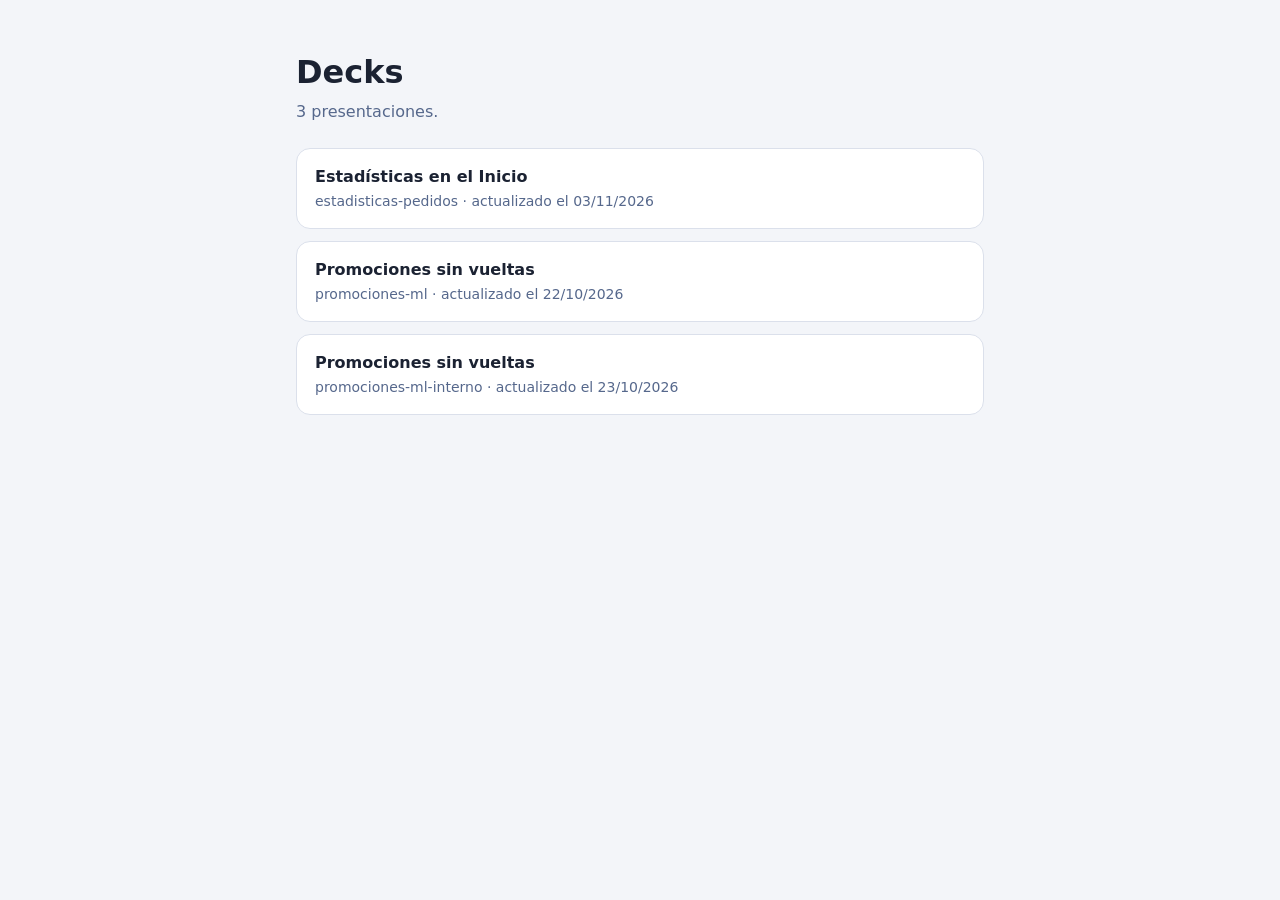
<file: index.html>
<!doctype html>
<html lang="es-AR">
  <head>
    <meta charset="utf-8" />
    <meta name="viewport" content="width=device-width, initial-scale=1" />
    <meta name="robots" content="noindex, nofollow" />
    <title>Decks</title>
    <style>
      :root { color-scheme: light dark; --bg: #f3f5f9; --card: #ffffff; --ink: #1b2232; --muted: #56688c; --line: #dbe0eb; --accent: #c8007a; }
      @media (prefers-color-scheme: dark) { :root { --bg: #111522; --card: #1a2032; --ink: #eef1f7; --muted: #a3b0cc; --line: #2c3550; --accent: #ff5cb8; } }
      * { box-sizing: border-box; }
      body { margin: 0; background: var(--bg); color: var(--ink); font: 16px/1.5 system-ui, -apple-system, "Segoe UI", sans-serif; }
      main { max-width: 720px; margin: 0 auto; padding: 48px 16px; }
      h1 { margin: 0 0 4px; font-size: 32px; }
      p { margin: 0 0 24px; color: var(--muted); }
      ul { list-style: none; margin: 0; padding: 0; display: grid; gap: 12px; }
      a { display: grid; gap: 2px; padding: 16px 18px; border: 1px solid var(--line); border-radius: 14px; background: var(--card); color: inherit; text-decoration: none; }
      a:hover, a:focus-visible { border-color: var(--accent); }
      .t { font-weight: 700; }
      .m { font-size: 14px; color: var(--muted); }
    </style>
  </head>
  <body>
    <main>
      <h1>Decks</h1>
      <p>3 presentaciones.</p>
      <ul>
      <li><a href="estadisticas-pedidos/"><span class="t">Estadísticas en el Inicio</span><span class="m">estadisticas-pedidos · actualizado el 03/11/2026</span></a></li>
      <li><a href="promociones-ml/"><span class="t">Promociones sin vueltas</span><span class="m">promociones-ml · actualizado el 22/10/2026</span></a></li>
      <li><a href="promociones-ml-interno/"><span class="t">Promociones sin vueltas</span><span class="m">promociones-ml-interno · actualizado el 23/10/2026</span></a></li>
      </ul>
    </main>
  </body>
</html>
</file>
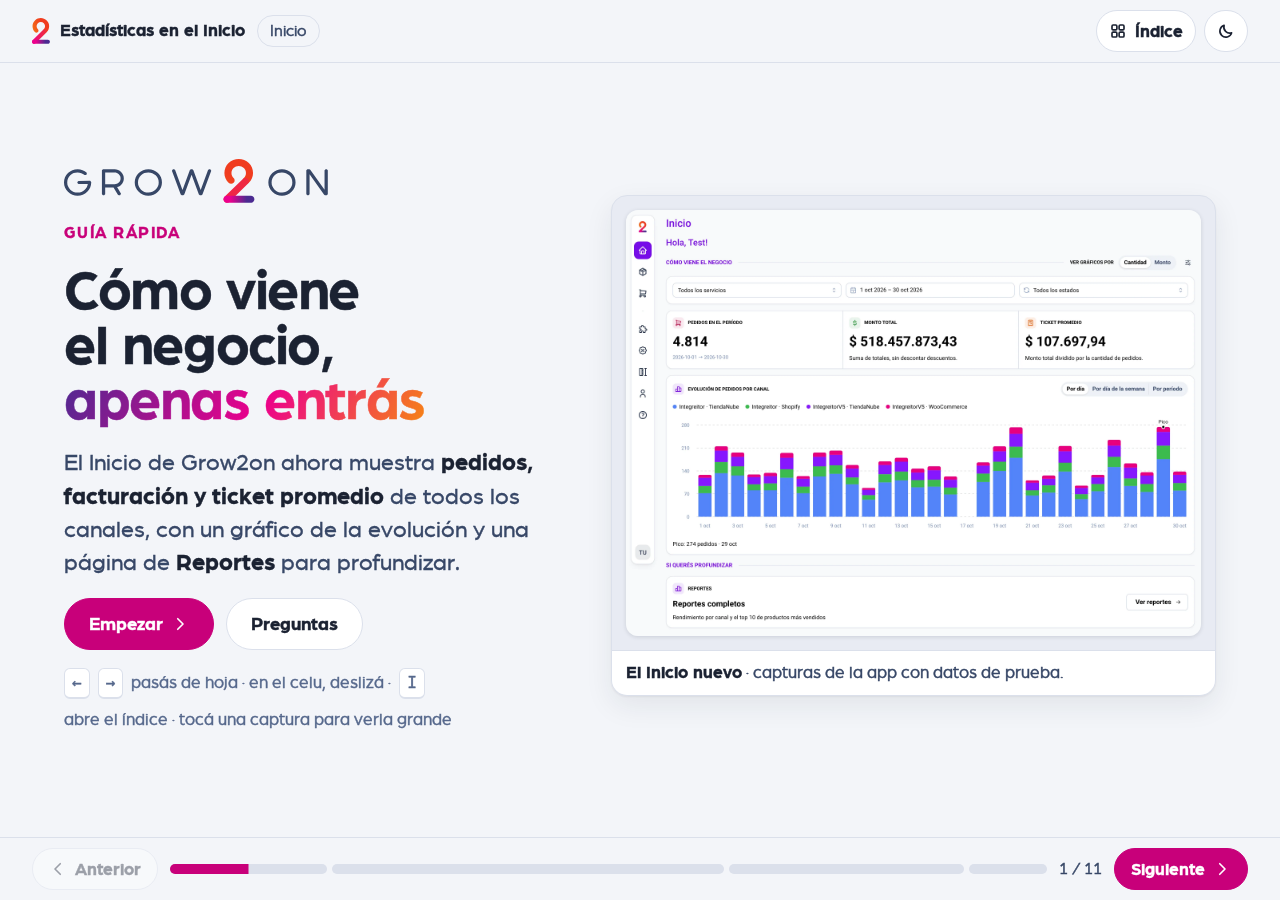
<file: estadisticas-pedidos/index.html>
<!doctype html>
<html lang="es-AR">
  <head>
    <meta charset="utf-8" />
    <meta name="viewport" content="width=device-width, initial-scale=1, viewport-fit=cover" />
    <meta name="robots" content="noindex, nofollow" />
    <title>Estadísticas en el Inicio</title>
    <meta name="description" content="Guía rápida de las estadísticas de pedidos en el Inicio de Grow2on: qué muestra, cómo se usa, de dónde sale cada número y las preguntas más comunes." />
    <link rel="icon" href="img/grow2on_iso.svg" />
    <link rel="preconnect" href="https://fonts.googleapis.com" />
    <link rel="preconnect" href="https://fonts.gstatic.com" crossorigin />
    <link rel="stylesheet" href="https://fonts.googleapis.com/css2?family=Caveat:wght@600&display=swap" />
    <link rel="stylesheet" href="styles.css" />
  </head>
  <body>
    <!-- Icon sprite -->
    <svg width="0" height="0" style="position: absolute" aria-hidden="true">
      <defs>
        <symbol id="i-check" viewBox="0 0 24 24"><path d="M5 12.5l4.5 4.5L19 7.5" /></symbol>
        <symbol id="i-x" viewBox="0 0 24 24"><path d="M6.5 6.5l11 11M17.5 6.5l-11 11" /></symbol>
        <symbol id="i-left" viewBox="0 0 24 24"><path d="M15 5l-7 7 7 7" /></symbol>
        <symbol id="i-right" viewBox="0 0 24 24"><path d="M9 5l7 7-7 7" /></symbol>
        <symbol id="i-grid" viewBox="0 0 24 24"><rect x="4" y="4" width="6.5" height="6.5" rx="1.5" /><rect x="13.5" y="4" width="6.5" height="6.5" rx="1.5" /><rect x="4" y="13.5" width="6.5" height="6.5" rx="1.5" /><rect x="13.5" y="13.5" width="6.5" height="6.5" rx="1.5" /></symbol>
        <symbol id="i-sun" viewBox="0 0 24 24"><circle cx="12" cy="12" r="4" /><path d="M12 2.5v2M12 19.5v2M2.5 12h2M19.5 12h2M5.2 5.2l1.4 1.4M17.4 17.4l1.4 1.4M5.2 18.8l1.4-1.4M17.4 6.6l1.4-1.4" /></symbol>
        <symbol id="i-moon" viewBox="0 0 24 24"><path d="M19.5 14.5A8 8 0 0 1 9.5 4.5a8 8 0 1 0 10 10z" /></symbol>
        <symbol id="i-info" viewBox="0 0 24 24"><circle cx="12" cy="12" r="8.5" /><path d="M12 11v5M12 8v.1" /></symbol>
        <symbol id="i-link" viewBox="0 0 24 24"><path d="M10 14a4 4 0 0 0 5.7 0l3-3a4 4 0 0 0-5.7-5.7l-1 1" /><path d="M14 10a4 4 0 0 0-5.7 0l-3 3a4 4 0 0 0 5.7 5.7l1-1" /></symbol>
        <symbol id="i-bolt" viewBox="0 0 24 24"><path d="M13 3L5 13.5h6L10 21l8-10.5h-6z" /></symbol>
        <symbol id="i-save" viewBox="0 0 24 24"><path d="M5 4.5h11l3.5 3.5v11.5H5z" /><path d="M8.5 4.5v5h7v-5M8.5 19.5v-5h7v5" /></symbol>
        <symbol id="i-cart" viewBox="0 0 24 24"><path d="M3.5 4.5h2l2 11h11l2-8H7" /><circle cx="9.5" cy="19" r="1.3" /><circle cx="17" cy="19" r="1.3" /></symbol>
        <symbol id="i-coin" viewBox="0 0 24 24"><circle cx="12" cy="12" r="8.5" /><path d="M14.5 9.2c-.5-.8-1.4-1.2-2.5-1.2-1.5 0-2.6.8-2.6 2s1.1 1.6 2.6 2 2.7.9 2.7 2.1-1.2 2-2.7 2c-1.2 0-2.2-.5-2.7-1.3M12 6.5v1.5M12 16v1.5" /></symbol>
        <symbol id="i-trophy" viewBox="0 0 24 24"><path d="M8 4.5h8v5a4 4 0 0 1-8 0z" /><path d="M8 6.5H5v1.5a3 3 0 0 0 3 3M16 6.5h3v1.5a3 3 0 0 1-3 3M12 13.5V17M8.5 20h7M10 17h4" /></symbol>
      </defs>
    </svg>

    <div class="deck" id="deck">
      <header class="topbar">
        <a class="brand" href="#1" data-go="1">
          <img src="img/grow2on_iso.svg" alt="" />
          <span class="brand-name">Estadísticas en el Inicio</span>
        </a>
        <span class="part-chip" id="partChip">Inicio</span>
        <div class="top-actions">
          <button class="btn btn-icon" id="btnIndex" type="button" aria-haspopup="dialog">
            <svg class="ic" aria-hidden="true"><use href="#i-grid"></use></svg><span class="lbl">Índice</span>
          </button>
          <button class="btn btn-icon" id="btnTheme" type="button" aria-label="Cambiar tema">
            <svg class="ic" aria-hidden="true"><use id="themeIcon" href="#i-moon"></use></svg>
          </button>
        </div>
      </header>

      <main class="viewport" id="viewport">
        <!-- ================= Portada ================= -->
        <section class="slide" id="s-portada" data-part="Inicio" data-title="Portada">
          <div class="inner split cover-split">
            <div class="stack-md">
              <img class="cover-logo logo-light rise" src="img/grow2on.svg" alt="Grow2on" />
              <img class="cover-logo logo-dark rise" src="img/grow2on_dark.svg" alt="Grow2on" />
              <p class="eyebrow rise" style="--d: 1">Guía rápida</p>
              <h1 class="rise" style="--d: 1">Cómo viene el negocio, <span class="grad-text">apenas entrás</span></h1>
              <p class="lead rise" style="--d: 2">El Inicio de Grow2on ahora muestra <strong>pedidos, facturación y ticket promedio</strong> de todos los canales, con un gráfico de la evolución y una página de <strong>Reportes</strong> para profundizar.</p>
              <div class="cover-actions rise" style="--d: 3">
                <button class="btn btn-primary btn-xl" type="button" data-go="next">Empezar <svg class="ic" aria-hidden="true"><use href="#i-right"></use></svg></button>
                <button class="btn btn-xl" type="button" data-go="s-faq">Preguntas</button>
              </div>
              <p class="cover-hint rise" style="--d: 4"><kbd>←</kbd> <kbd>→</kbd> pasás de hoja · en el celu, deslizá · <kbd>I</kbd> abre el índice · tocá una captura para verla grande</p>
            </div>
            <figure class="shot cover-shot rise" style="--d: 2">
              <img srcset="shots/inicio.webp 2x" alt="Inicio de Grow2on con el bloque Cómo viene el negocio: filtros, pedidos, monto total, ticket promedio y el gráfico de pedidos por canal" decoding="async" />
              <figcaption><b>El Inicio nuevo</b> · capturas de la app con datos de prueba.</figcaption>
            </figure>
          </div>
        </section>

        <!-- ================= Antes y ahora ================= -->
        <section class="slide" id="s-antes" data-part="Inicio" data-title="Antes y ahora">
          <div class="inner">
            <div class="head">
              <p class="eyebrow">Para qué sirve</p>
              <h2>Que el Inicio cuente cómo viene el negocio</h2>
              <p class="lead">Antes el cliente solo veía módulos para contratar. Ahora ve <span class="hl">cuánto vendió, por qué canal y qué productos</span>; los módulos siguen debajo.</p>
            </div>
            <div class="ba">
              <figure class="shot rise" style="--d: 1">
                <img src="shots/inicio-antes.webp" alt="Inicio anterior de Grow2on: solo tarjetas de funcionalidades extras" decoding="async" />
                <figcaption><b>Antes</b> · solo funcionalidades extras.</figcaption>
              </figure>
              <figure class="shot rise" style="--d: 2">
                <img srcset="shots/inicio.webp 2x" alt="Inicio nuevo con las estadísticas de pedidos arriba de todo" decoding="async" />
                <figcaption><b>Ahora</b> · las estadísticas arriba de todo.</figcaption>
              </figure>
            </div>
            <div class="tiles q-tiles">
              <article class="card tile rise" style="--d: 3"><svg class="ic tile-ic" aria-hidden="true"><use href="#i-cart"></use></svg><h3>¿Cuánto vendí?</h3><p class="small muted">Pedidos, monto total y ticket promedio del período que elijas.</p></article>
              <article class="card tile rise" style="--d: 4"><svg class="ic tile-ic" aria-hidden="true"><use href="#i-coin"></use></svg><h3>¿Por dónde entra?</h3><p class="small muted">Cuánto aporta cada canal, en pedidos y en plata, día por día.</p></article>
              <article class="card tile rise" style="--d: 5"><svg class="ic tile-ic" aria-hidden="true"><use href="#i-trophy"></use></svg><h3>¿Qué se vende más?</h3><p class="small muted">El top 10 de productos, en Reportes completos.</p></article>
            </div>
          </div>
        </section>

        <!-- ================= El Inicio, por partes ================= -->
        <section class="slide" id="s-inicio" data-part="1 · Cómo se usa" data-title="El Inicio, por partes">
          <div class="inner">
            <div class="head">
              <p class="eyebrow">Parte 1 · Cómo se usa</p>
              <h2>El Inicio, por partes</h2>
            </div>
            <div class="shot-wrap">
              <figure class="shot rise" style="--d: 1">
                <span class="pin">
                  <img srcset="shots/inicio.webp 2x" alt="Inicio con marcas numeradas en los filtros, los totales, el gráfico, los controles del gráfico y el acceso a Reportes" decoding="async" />
                  <span class="mk" style="--x: 6%; --y: 18.8%">1</span>
                  <span class="mk" style="--x: 6%; --y: 26.4%">2</span>
                  <span class="mk" style="--x: 6%; --y: 42%">3</span>
                  <span class="mk" style="--x: 74.6%; --y: 12.3%">4</span>
                  <span class="mk" style="--x: 6%; --y: 88.9%">5</span>
                </span>
              </figure>
              <ol class="mk-list">
                <li class="rise" style="--d: 2"><span class="mk">1</span><div><strong>Filtros.</strong> Servicio, rango de fechas y estado de sincronización. Arranca en los últimos 30 días.</div></li>
                <li class="rise" style="--d: 3"><span class="mk">2</span><div><strong>Totales.</strong> Pedidos del período, monto total y ticket promedio.</div></li>
                <li class="rise" style="--d: 4"><span class="mk">3</span><div><strong>Evolución por canal.</strong> Barras apiladas, una por canal, con tres vistas y el pico marcado.</div></li>
                <li class="rise" style="--d: 5"><span class="mk">4</span><div><strong>Ver gráficos por</strong> Cantidad o Monto, y el botón de opciones del gráfico.</div></li>
                <li class="rise" style="--d: 6"><span class="mk">5</span><div><strong>Reportes completos.</strong> Rendimiento por canal y top 10 de productos, con los mismos filtros.</div></li>
              </ol>
            </div>
          </div>
        </section>

        <!-- ================= Filtros ================= -->
        <section class="slide" id="s-filtros" data-part="1 · Cómo se usa" data-title="Tres filtros">
          <div class="inner">
            <div class="head">
              <p class="eyebrow">Parte 1 · Cómo se usa</p>
              <h2>Tres filtros</h2>
            </div>
            <div class="shots filter-shots" style="--cols: 3">
              <figure class="shot rise" style="--d: 1">
                <img srcset="shots/filtro-servicio.webp 2x" alt="Filtro Servicio abierto: Todos los servicios y cada integración con su logo" decoding="async" />
                <figcaption><b>Servicio</b> · todos o uno solo.</figcaption>
              </figure>
              <figure class="shot rise" style="--d: 2">
                <img srcset="shots/filtro-fecha.webp 2x" alt="Filtro de fecha abierto con atajos (últimos 7, 30 y 90 días, este mes, mes pasado, este año) y un calendario de rango" decoding="async" />
                <figcaption><b>Fecha</b> · un rango, con atajos.</figcaption>
              </figure>
              <figure class="shot rise" style="--d: 3">
                <img srcset="shots/filtro-sync.webp 2x" alt="Filtro Estado de sincronización abierto: Todos los estados, Sincronizados y No sincronizados" decoding="async" />
                <figcaption><b>Estado</b> · sincronizados o no.</figcaption>
              </figure>
            </div>
            <div class="notes-3">
              <div class="note rise" style="--d: 4">
                <svg class="ic" aria-hidden="true"><use href="#i-bolt"></use></svg>
                <p>La fecha siempre es un <strong>rango</strong>: de al menos dos días y hasta hoy. Los atajos marcan cuál está elegido.</p>
              </div>
              <div class="note rise" style="--d: 5">
                <svg class="ic" aria-hidden="true"><use href="#i-check"></use></svg>
                <p><strong>Sincronizado</strong> es un pedido que ya pasó al ERP. «No sincronizados» muestra los que todavía no.</p>
              </div>
              <div class="note rise" style="--d: 6">
                <svg class="ic" aria-hidden="true"><use href="#i-link"></use></svg>
                <p>Los filtros viajan <strong>en el link</strong>: Inicio y Reportes muestran lo mismo, y se puede compartir lo que estás viendo.</p>
              </div>
            </div>
          </div>
        </section>

        <!-- ================= Gráfico ================= -->
        <section class="slide" id="s-grafico" data-part="1 · Cómo se usa" data-title="Un gráfico, tres vistas">
          <div class="inner">
            <div class="head">
              <p class="eyebrow">Parte 1 · Cómo se usa</p>
              <h2>Un gráfico, tres vistas</h2>
              <p class="lead">En cantidad o en monto. Sobre cada barra: cada canal, su % y el total.</p>
            </div>
            <div class="shots views-grid" style="--cols: 2">
              <figure class="shot rise" style="--d: 1">
                <img srcset="shots/tooltip.webp 2x" alt="Gráfico Por día con el detalle del 9 de octubre: cada canal con su cantidad de pedidos y su porcentaje, y el total" decoding="async" />
                <figcaption><b>Por día</b> · una barra por día, con el pico marcado.</figcaption>
              </figure>
              <figure class="shot rise" style="--d: 2">
                <img srcset="shots/semana-monto.webp 2x" alt="Gráfico Por día de la semana en monto, de domingo a sábado" decoding="async" />
                <figcaption><b>Por día de la semana</b> · suma el rango, de domingo a sábado.</figcaption>
              </figure>
              <figure class="shot rise" style="--d: 3">
                <img srcset="shots/periodo.webp 2x" alt="Gráfico Por período agrupado por mes, de octubre del año pasado a octubre de este año, con las opciones Mes, Bimestre, Trimestre, Cuatrimestre, Semestre y Año" decoding="async" />
                <figcaption><b>Por período</b> · el último año, de mes a año. No sigue las fechas.</figcaption>
              </figure>
              <figure class="shot rise" style="--d: 4">
                <img srcset="shots/un-canal.webp 2x" alt="Estadísticas filtradas a un solo servicio: gráfico de un solo color, sin leyenda ni porcentajes" decoding="async" />
                <figcaption><b>Un solo canal</b> · sin nada que comparar, sin leyenda ni %.</figcaption>
              </figure>
            </div>
          </div>
        </section>

        <!-- ================= Opciones ================= -->
        <section class="slide" id="s-opciones" data-part="1 · Cómo se usa" data-title="Opciones del gráfico">
          <div class="inner">
            <div class="head">
              <p class="eyebrow">Parte 1 · Cómo se usa</p>
              <h2>Opciones para leer mejor el gráfico</h2>
              <p class="lead">El botón al lado de Cantidad y Monto. Lo elegido <span class="hl">queda guardado en las preferencias del usuario</span>: lo encuentra igual en cualquier computadora o en el celu.</p>
            </div>
            <div class="opts">
              <figure class="shot shot-plain opts-pop rise" style="--d: 1">
                <img srcset="shots/popover.webp 2x" alt="Panel Opciones del gráfico: líneas de referencia (promedio, mediana, cuartiles, objetivo) y visualización (valores sobre las barras, banda de valores típicos, sombrear fines de semana, ver como porcentaje por canal)" decoding="async" />
              </figure>
              <div class="shot-stack">
                <figure class="shot rise" style="--d: 2">
                  <img srcset="shots/lineas.webp 2x" alt="Gráfico por día con línea de promedio 160, objetivo 200, banda de valores típicos entre 128 y 196 y los fines de semana sombreados" decoding="async" />
                  <figcaption><b>Con promedio, objetivo, banda y fines de semana.</b> Cada línea se nombra abajo, con su valor.</figcaption>
                </figure>
                <div class="note rise" style="--d: 3">
                  <svg class="ic" aria-hidden="true"><use href="#i-save"></use></svg>
                  <p>El <strong>objetivo</strong> se guarda aparte para cada vista y para cantidad o monto: una meta diaria no es una mensual. En «Por período», el sombreado marca el <strong>período en curso</strong>.</p>
                </div>
              </div>
            </div>
          </div>
        </section>

        <!-- ================= Reportes ================= -->
        <section class="slide" id="s-reportes" data-part="1 · Cómo se usa" data-title="Reportes completos">
          <div class="inner">
            <div class="head">
              <p class="eyebrow">Parte 1 · Cómo se usa</p>
              <h2>Reportes completos</h2>
              <p class="lead">El Inicio resume; acá se compara canal por canal y producto por producto.</p>
            </div>
            <div class="shot-wrap">
              <figure class="shot rise" style="--d: 1">
                <span class="pin">
                  <img srcset="shots/reportes.webp 2x" alt="Página Reportes completos con marcas numeradas: rendimiento por canal, top 10 de productos, Actualizar, Ver por canal y un producto sin relacionar" decoding="async" />
                  <span class="mk" style="--x: 6%; --y: 25.8%">1</span>
                  <span class="mk" style="--x: 6%; --y: 56%">2</span>
                  <span class="mk" style="--x: 32.6%; --y: 63.9%">3</span>
                  <span class="mk" style="--x: 40%; --y: 94.1%">4</span>
                </span>
              </figure>
              <ol class="mk-list">
                <li class="rise" style="--d: 2"><span class="mk">1</span><div><strong>Rendimiento por canal.</strong> Pedidos, monto, ticket promedio y participación de cada canal.</div></li>
                <li class="rise" style="--d: 3"><span class="mk">2</span><div><strong>Top 10 más vendidos.</strong> Por unidades, con SKU, canal principal y monto. <strong>Actualizar</strong> lo vuelve a pedir: es la consulta que más tarda.</div></li>
                <li class="rise" style="--d: 4"><span class="mk">3</span><div><strong>Ver por canal.</strong> El top 10 de un canal en particular.</div></li>
                <li class="rise" style="--d: 5"><span class="mk">4</span><div><strong>Sin relacionar.</strong> Avisa cuando lo vendido no está relacionado con un producto del ERP.</div></li>
              </ol>
            </div>
          </div>
        </section>

        <!-- ================= De dónde salen los números ================= -->
        <section class="slide" id="s-numeros" data-part="2 · Los números" data-title="De dónde sale cada número">
          <div class="inner">
            <div class="head">
              <p class="eyebrow">Parte 2 · Los números</p>
              <h2>De dónde sale cada número</h2>
              <p class="lead">Todo sale de los pedidos que <span class="hl">llegaron a Grow2on</span> desde cada canal, ubicados por su fecha de creación.</p>
            </div>
            <div class="cases-grid cases-tight">
              <div class="case rise" style="--d: 1"><span class="where-k">Pedidos en el período<small>Inicio</small></span><span class="see">Los pedidos creados en el rango, de los servicios y el estado elegidos.</span></div>
              <div class="case rise" style="--d: 2"><span class="where-k">Monto total<small>Inicio</small></span><span class="see">La suma de los totales que informa cada canal, sin descontar descuentos.</span></div>
              <div class="case rise" style="--d: 3"><span class="where-k">Ticket promedio<small>Inicio y Reportes</small></span><span class="see">Monto total dividido por la cantidad de pedidos.</span></div>
              <div class="case rise" style="--d: 4"><span class="where-k">Participación<small>Reportes</small></span><span class="see">Qué parte de los pedidos aporta cada canal.</span></div>
              <div class="case rise" style="--d: 5"><span class="where-k">Por período<small>Gráfico</small></span><span class="see">Del mismo mes del año pasado a hoy («Año»: este y el anterior). Sigue servicio y estado, no las fechas.</span></div>
              <div class="case rise" style="--d: 6"><span class="where-k">Top 10<small>Reportes</small></span><span class="see">Por unidades vendidas (si empatan, por monto). Monto = unidades × precio. El envío no cuenta como producto.</span></div>
              <div class="case rise" style="--d: 7"><span class="where-k">Canal principal<small>Top 10</small></span><span class="see">El canal donde más unidades se vendieron de ese producto.</span></div>
              <div class="case rise" style="--d: 8"><span class="where-k">Pico<small>Debajo del gráfico</small></span><span class="see">La barra más alta del gráfico que estás viendo, con su valor.</span></div>
            </div>
          </div>
        </section>

        <!-- ================= FAQ ================= -->
        <section class="slide" id="s-faq" data-part="2 · Los números" data-title="Preguntas frecuentes">
          <div class="inner">
            <div class="head">
              <p class="eyebrow">Parte 2 · Los números</p>
              <h2>Las dudas más comunes</h2>
            </div>
            <div class="qcols">
              <article class="card rise" style="--d: 1">
                <span class="chip">Lo que se ve</span>
                <ol class="qlist">
                  <li><span><strong>¿Quién lo ve?</strong><span class="prov">Las empresas que lo tienen habilitado. Se activa por empresa y, con eso, ve todos sus canales.</span></span></li>
                  <li><span><strong>¿Por qué no veo la comparación entre canales?</strong><span class="prov">Con un solo canal, porque lo filtraste o porque la empresa tiene uno, no hay nada que comparar y esas partes se ocultan.</span></span></li>
                  <li><span><strong>¿Puedo ver un solo día?</strong><span class="prov">No: el filtro toma rangos de al menos dos días, hasta hoy.</span></span></li>
                  <li><span><strong>¿Las opciones del gráfico se guardan?</strong><span class="prov">Sí, en las preferencias del usuario: las encuentra igual en cualquier computadora o en el celu.</span></span></li>
                  <li><span><strong>¿Se puede descargar en Excel?</strong><span class="prov">Por ahora no.</span></span></li>
                </ol>
              </article>
              <article class="card rise" style="--d: 2">
                <span class="chip">Los números</span>
                <ol class="qlist">
                  <li><span><strong>¿Por qué no coincide con lo que veo en el canal?</strong><span class="prov">Grow2on cuenta los pedidos que le llegaron, en cualquier estado y por fecha de creación. El canal puede filtrar por fecha de pago, sacar los cancelados o descontar otras cosas.</span></span></li>
                  <li><span><strong>¿El monto incluye el envío?</strong><span class="prov">Es el total del pedido tal como lo informa cada canal: según el canal, puede incluirlo.</span></span></li>
                  <li><span><strong>¿Por qué el top 10 aclara «solo se completa en las sincronizadas»?</strong><span class="prov">El detalle de productos de un pedido se completa al sincronizarlo con el ERP: un pedido sin sincronizar puede no sumar al top.</span></span></li>
                  <li><span><strong>¿Qué hago con un producto «sin relacionar»?</strong><span class="prov">Relacionarlo en Productos con su producto del ERP, así se le sincronizan stock y precio.</span></span></li>
                  <li><span><strong>¿Cada cuánto se actualiza?</strong><span class="prov">Cada vez que se entra o se cambia un filtro. Un pedido aparece apenas llega a Grow2on.</span></span></li>
                </ol>
              </article>
            </div>
          </div>
        </section>

        <!-- ================= Mensajes ================= -->
        <section class="slide" id="s-mensajes" data-part="2 · Los números" data-title="Los mensajes que puede ver el cliente">
          <div class="inner">
            <div class="head">
              <p class="eyebrow">Parte 2 · Los números</p>
              <h2>Los mensajes que puede ver el cliente</h2>
              <p class="lead">Qué dice la app, qué significa y qué hacer.</p>
            </div>
            <div class="msg-split">
              <figure class="shot rise" style="--d: 1">
                <img srcset="shots/vacio.webp 2x" alt="Un servicio sin pedidos en el rango: totales en cero, ticket promedio con guion y el mensaje No hay pedidos en el rango seleccionado" decoding="async" />
                <figcaption><b>Sin pedidos</b> · totales en cero y el ticket con un guion.</figcaption>
              </figure>
              <div class="cases-grid cases-tight msg-cases">
                <div class="case rise" style="--d: 2"><span class="where-k">«No hay pedidos en el rango seleccionado.»<small>Gráfico, rendimiento o top 10</small></span><span class="see">No es un error: ese servicio o estado no tuvo pedidos en esas fechas. Probá con otro rango.</span></div>
                <div class="case rise" style="--d: 3"><span class="where-k">«No pudimos cargar las estadísticas. Probá de nuevo en unos minutos.»<small>Inicio</small></span><span class="see">La consulta no respondió. Recargar o volver a entrar en un rato.</span></div>
                <div class="case rise" style="--d: 4"><span class="where-k">«No pudimos cargar el rendimiento por canal.» · «… el top de productos.»<small>Reportes</small></span><span class="see">Falló una de las dos partes; la otra se ve igual. En el top, <strong>Actualizar</strong> lo vuelve a pedir.</span></div>
                <div class="case rise" style="--d: 5"><span class="where-k">«Hay demasiadas barras: achicá el rango.»<small>Opciones del gráfico</small></span><span class="see">Los valores sobre las barras no entran con tantos días. Con un rango más corto, se activan.</span></div>
              </div>
            </div>
          </div>
        </section>

        <!-- ================= Probalo vos ================= -->
        <section class="slide" id="s-probalo" data-part="3 · Probalo" data-title="Probalo vos en un minuto">
          <div class="inner">
            <div class="head">
              <p class="eyebrow">Parte 3 · Probalo</p>
              <h2>Probalo vos en un minuto</h2>
              <p class="lead">En el entorno de prueba (integrador.dev.grow2on.com), con datos de prueba: no se toca ninguna cuenta real.</p>
            </div>
            <div class="mix">
              <ol class="steps">
                <li><span>En la pantalla de ingreso, tocá la <strong>nube</strong> → <strong>Datos simulados</strong> → <strong>Cambiar y recargar</strong>.<span class="d">Así todo sale de los datos de prueba.</span></span></li>
                <li><span>Iniciá sesión con <strong>cualquier mail y contraseña</strong>.<span class="d">En modo demo cualquier dato entra.</span></span></li>
                <li><span>El Inicio ya muestra <strong>Cómo viene el negocio</strong>. Cambiá filtros, vistas y opciones.</span></li>
                <li><span>En <strong>Servicio</strong>, elegí <strong>Zeus → TiendaNube</strong> para ver un solo canal, o <strong>Zeus → Mercado Libre</strong> para ver el mensaje sin pedidos.</span></li>
                <li><span>Tocá <strong>Ver reportes</strong> para el rendimiento por canal y el top 10.<span class="d">Dos productos del top aparecen sin relacionar a propósito.</span></span></li>
              </ol>
              <div class="shot-stack">
                <figure class="shot rise" style="--d: 1">
                  <img srcset="shots/origen-datos.webp 2x" alt="Menú Origen de datos con las opciones Backend real y Datos simulados, esta última marcada" decoding="async" />
                  <figcaption><b>Paso 1</b> · la nube.</figcaption>
                </figure>
                <div class="note">
                  <svg class="ic" aria-hidden="true"><use href="#i-info"></use></svg>
                  <p>Los números de la demo son inventados y cambian con el rango de fechas, pero las pantallas son las mismas que va a ver el cliente.</p>
                </div>
              </div>
            </div>
          </div>
        </section>
      </main>

      <footer class="navbar">
        <button class="btn" id="btnPrev" type="button" aria-label="Hoja anterior"><svg class="ic" aria-hidden="true"><use href="#i-left"></use></svg><span class="lbl">Anterior</span></button>
        <div class="progress" id="progress" aria-label="Partes del deck"></div>
        <span class="counter" id="counter" aria-live="polite">1 / 11</span>
        <button class="btn btn-primary" id="btnNext" type="button" aria-label="Hoja siguiente"><span class="lbl">Siguiente</span><svg class="ic" aria-hidden="true"><use href="#i-right"></use></svg></button>
      </footer>
    </div>

    <dialog id="indexDialog" aria-labelledby="idxTitle">
      <div class="idx-head">
        <h2 id="idxTitle" style="font-size: 26px">Índice</h2>
        <button class="btn btn-icon" id="btnIndexClose" type="button" aria-label="Cerrar índice"><svg class="ic" aria-hidden="true"><use href="#i-x"></use></svg></button>
      </div>
      <div class="idx-body" id="idxBody"></div>
    </dialog>

    <dialog id="zoomDialog" aria-label="Captura en grande">
      <button class="btn btn-icon zoom-close" type="button" aria-label="Cerrar"><svg class="ic" aria-hidden="true"><use href="#i-x"></use></svg></button>
      <div class="zoom-body">
        <img id="zoomImg" alt="" />
        <p class="zoom-cap" id="zoomCap"></p>
      </div>
    </dialog>

    <div class="tooltip" id="tooltip" role="tooltip" hidden></div>

    <script src="deck.js"></script>
  </body>
</html>
</file>
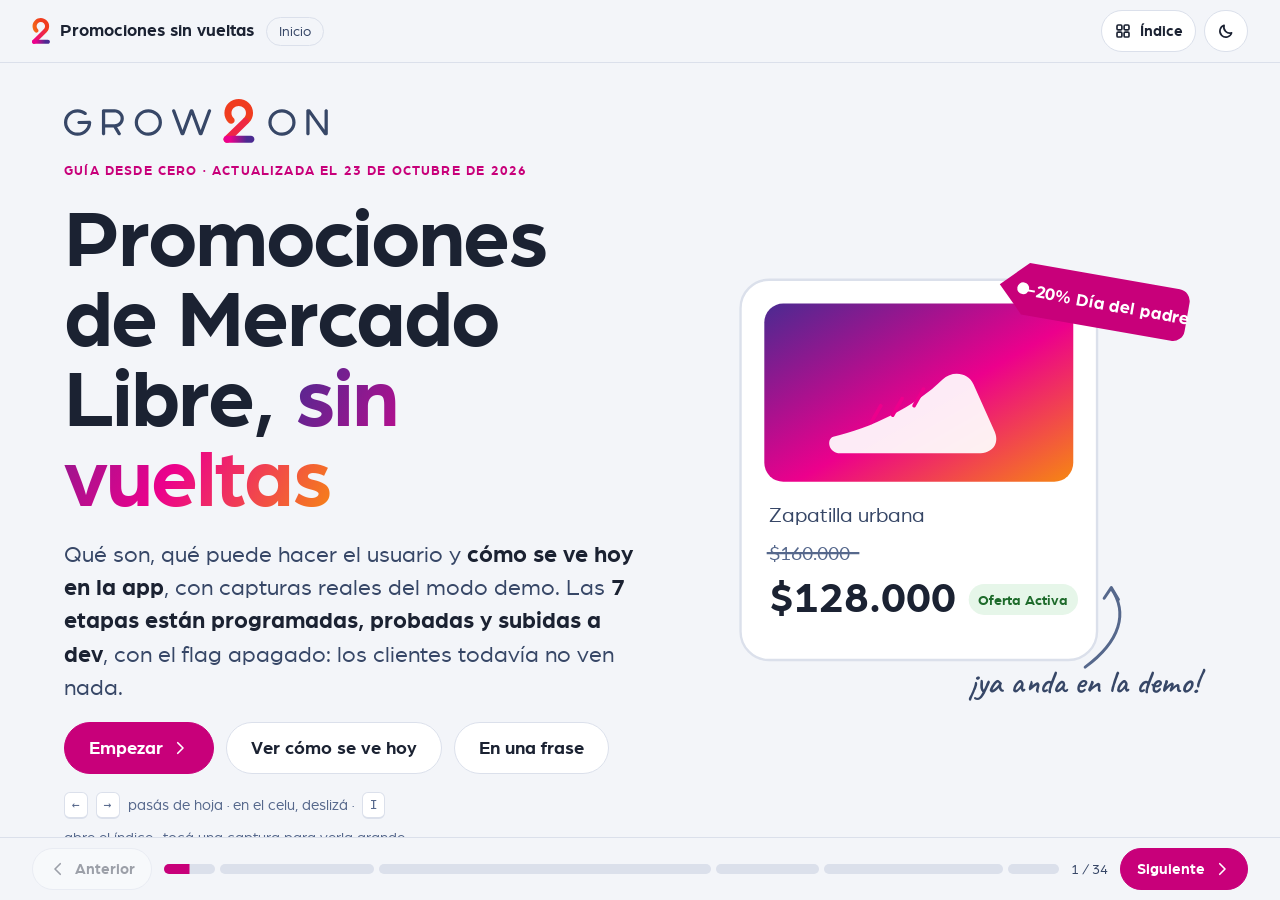
<file: promociones-ml-interno/index.html>
<!doctype html>
<html lang="es-AR">
  <head>
    <meta charset="utf-8" />
    <meta name="viewport" content="width=device-width, initial-scale=1, viewport-fit=cover" />
    <meta name="robots" content="noindex, nofollow" />
    <title>Promociones sin vueltas</title>
    <meta name="description" content="Guía ilustrada de Promociones de Mercado Libre en Grow2on: qué son, cómo se ven hoy en la app (capturas reales del modo demo), cómo se construyó y qué falta para producción." />
    <link rel="icon" href="img/grow2on_iso.svg" />
    <link rel="preconnect" href="https://fonts.googleapis.com" />
    <link rel="preconnect" href="https://fonts.gstatic.com" crossorigin />
    <link rel="stylesheet" href="https://fonts.googleapis.com/css2?family=Caveat:wght@600&display=swap" />
    <link rel="stylesheet" href="styles.css" />
  </head>
  <body>
    <!-- Icon sprite -->
    <svg width="0" height="0" style="position: absolute" aria-hidden="true">
      <defs>
        <symbol id="i-check" viewBox="0 0 24 24"><path d="M5 12.5l4.5 4.5L19 7.5" /></symbol>
        <symbol id="i-search" viewBox="0 0 24 24"><circle cx="11" cy="11" r="6" /><path d="M20 20l-4.5-4.5" /></symbol>
        <symbol id="i-clock" viewBox="0 0 24 24"><circle cx="12" cy="12" r="8.5" /><path d="M12 7.5V12l3 2" /></symbol>
        <symbol id="i-x" viewBox="0 0 24 24"><path d="M6.5 6.5l11 11M17.5 6.5l-11 11" /></symbol>
        <symbol id="i-question" viewBox="0 0 24 24"><circle cx="12" cy="12" r="8.5" /><path d="M9.8 9.6a2.3 2.3 0 1 1 3.2 2.1c-.6.3-1 .8-1 1.5v.4M12 16.6v.1" /></symbol>
        <symbol id="i-left" viewBox="0 0 24 24"><path d="M15 5l-7 7 7 7" /></symbol>
        <symbol id="i-right" viewBox="0 0 24 24"><path d="M9 5l7 7-7 7" /></symbol>
        <symbol id="i-grid" viewBox="0 0 24 24"><rect x="4" y="4" width="6.5" height="6.5" rx="1.5" /><rect x="13.5" y="4" width="6.5" height="6.5" rx="1.5" /><rect x="4" y="13.5" width="6.5" height="6.5" rx="1.5" /><rect x="13.5" y="13.5" width="6.5" height="6.5" rx="1.5" /></symbol>
        <symbol id="i-sun" viewBox="0 0 24 24"><circle cx="12" cy="12" r="4" /><path d="M12 2.5v2M12 19.5v2M2.5 12h2M19.5 12h2M5.2 5.2l1.4 1.4M17.4 17.4l1.4 1.4M5.2 18.8l1.4-1.4M17.4 6.6l1.4-1.4" /></symbol>
        <symbol id="i-moon" viewBox="0 0 24 24"><path d="M19.5 14.5A8 8 0 0 1 9.5 4.5a8 8 0 1 0 10 10z" /></symbol>
        <symbol id="i-copy" viewBox="0 0 24 24"><rect x="8.5" y="8.5" width="11" height="11" rx="2" /><path d="M15.5 8.5V6A1.5 1.5 0 0 0 14 4.5H6A1.5 1.5 0 0 0 4.5 6v8A1.5 1.5 0 0 0 6 15.5h2.5" /></symbol>
        <symbol id="i-trash" viewBox="0 0 24 24"><path d="M5 7h14M10 7V5h4v2M7 7l1 12h8l1-12" /></symbol>
        <symbol id="i-plus" viewBox="0 0 24 24"><path d="M12 5v14M5 12h14" /></symbol>
        <symbol id="i-mail" viewBox="0 0 24 24"><rect x="3.5" y="5.5" width="17" height="13" rx="2" /><path d="M4 7l8 6 8-6" /></symbol>
        <symbol id="i-screen" viewBox="0 0 24 24"><rect x="3" y="4" width="18" height="12" rx="2" /><path d="M8 20h8M12 16v4M7 8h6M7 11h10" /></symbol>
        <symbol id="i-bell" viewBox="0 0 24 24"><path d="M4 18h16M6 18a6 6 0 0 1 12 0M12 12V10M10.5 10h3" /><path d="M16.5 5.5l1.5-1.5M7.5 5.5L6 4" /></symbol>
        <symbol id="i-store" viewBox="0 0 24 24"><path d="M4.5 11v9h15v-9M3 10l2-5h14l2 5M3 10a3 3 0 0 0 6 0 3 3 0 0 0 6 0 3 3 0 0 0 6 0M10 20v-5h4v5" /></symbol>
        <symbol id="i-flag" viewBox="0 0 24 24"><path d="M5 21V4M5 4h11l-2 4 2 4H5" /></symbol>
        <symbol id="i-info" viewBox="0 0 24 24"><circle cx="12" cy="12" r="8.5" /><path d="M12 11v5M12 8v.1" /></symbol>
        <symbol id="i-alert" viewBox="0 0 24 24"><path d="M12 4l9 16H3z" /><path d="M12 10v4M12 17v.1" /></symbol>
        <symbol id="i-laptop" viewBox="0 0 24 24"><rect x="4.5" y="5" width="15" height="10" rx="1.5" /><path d="M2.5 19h19" /></symbol>
        <symbol id="i-folder" viewBox="0 0 24 24"><path d="M3.5 7a2 2 0 0 1 2-2h4l2 2h7a2 2 0 0 1 2 2v8a2 2 0 0 1-2 2h-13a2 2 0 0 1-2-2z" /></symbol>
        <symbol id="i-tag" viewBox="0 0 24 24"><path d="M3.5 12.5V5a1.5 1.5 0 0 1 1.5-1.5h7.5l8 8-9 9z" /><circle cx="8" cy="8" r="1.5" /></symbol>
        <symbol id="i-star" viewBox="0 0 24 24"><path d="M12 3.5l2.6 5.3 5.9.9-4.2 4.1 1 5.8L12 16.9l-5.3 2.7 1-5.8-4.2-4.1 5.9-.9z" /></symbol>
        <symbol id="i-calendar" viewBox="0 0 24 24"><rect x="3.5" y="5" width="17" height="15" rx="2" /><path d="M3.5 10h17M8 3v4M16 3v4" /></symbol>
        <symbol id="i-edit" viewBox="0 0 24 24"><path d="M7 7H5.5A1.5 1.5 0 0 0 4 8.5v10A1.5 1.5 0 0 0 5.5 20h10a1.5 1.5 0 0 0 1.5-1.5V17" /><path d="M16.5 4.5l3 3L11 16H8v-3z" /></symbol>
        <symbol id="i-layers" viewBox="0 0 24 24"><path d="M12 3.5l8.5 4.5-8.5 4.5-8.5-4.5z" /><path d="M3.5 12l8.5 4.5 8.5-4.5M3.5 16l8.5 4.5 8.5-4.5" /></symbol>
        <symbol id="i-book" viewBox="0 0 24 24"><path d="M4.5 5.5a2 2 0 0 1 2-2h12v15h-12a2 2 0 0 0-2 2z" /><path d="M4.5 20.5v-15" /></symbol>
        <symbol id="i-users" viewBox="0 0 24 24"><circle cx="9" cy="8" r="3.5" /><path d="M2.5 20a6.5 6.5 0 0 1 13 0" /><path d="M16 4.6a3.5 3.5 0 0 1 0 6.8M18 14a6 6 0 0 1 3.5 6" /></symbol>
        <symbol id="i-pointer" viewBox="0 0 24 24"><path d="M6 4l12 7-5 1.5L10.5 18z" /><path d="M13 12.5l4.5 6" /></symbol>
        <symbol id="i-flask" viewBox="0 0 24 24"><path d="M9.5 3.5h5M10.5 3.5v6L5 18.5a1.5 1.5 0 0 0 1.3 2h11.4a1.5 1.5 0 0 0 1.3-2L13.5 9.5v-6" /><path d="M7.5 14.5h9" /></symbol>
        <symbol id="i-phone" viewBox="0 0 24 24"><rect x="7" y="2.5" width="10" height="19" rx="2.5" /><path d="M11 18.5h2" /></symbol>
        <symbol id="i-upload" viewBox="0 0 24 24"><path d="M12 16V5M7.5 9.5L12 5l4.5 4.5M5 19h14" /></symbol>
        <symbol id="i-play" viewBox="0 0 24 24"><path d="M8 5.5v13l10-6.5z" /></symbol>
      </defs>
    </svg>

    <div class="deck" id="deck">
      <header class="topbar">
        <a class="brand" href="#1" data-go="1">
          <img src="img/grow2on_iso.svg" alt="" />
          <span class="brand-name">Promociones sin vueltas</span>
        </a>
        <span class="part-chip" id="partChip">Inicio</span>
        <div class="top-actions">
          <button class="btn btn-icon" id="btnIndex" type="button" aria-haspopup="dialog">
            <svg class="ic" aria-hidden="true"><use href="#i-grid"></use></svg><span class="lbl">Índice</span>
          </button>
          <button class="btn btn-icon" id="btnTheme" type="button" aria-label="Cambiar tema">
            <svg class="ic" aria-hidden="true"><use id="themeIcon" href="#i-moon"></use></svg>
          </button>
        </div>
      </header>

      <main class="viewport" id="viewport">
        <!-- ================= 1 · Portada ================= -->
        <section class="slide" id="s-portada" data-part="Inicio" data-title="Portada">
          <div class="inner split">
            <div class="stack-md">
              <img class="cover-logo logo-light rise" src="img/grow2on.svg" alt="Grow2on" />
              <img class="cover-logo logo-dark rise" src="img/grow2on_dark.svg" alt="Grow2on" />
              <p class="eyebrow rise" style="--d: 1">Guía desde cero · actualizada el 23 de octubre de 2026</p>
              <h1 class="rise" style="--d: 1">Promociones de Mercado Libre, <span class="grad-text">sin vueltas</span></h1>
              <p class="lead rise" style="--d: 2">Qué son, qué puede hacer el usuario y <strong>cómo se ve hoy en la app</strong>, con capturas reales del modo demo. Las <strong>7 etapas están programadas, probadas y subidas a dev</strong>, con el flag apagado: los clientes todavía no ven nada.</p>
              <div class="cover-actions rise" style="--d: 3">
                <button class="btn btn-primary btn-xl" type="button" data-go="next">Empezar <svg class="ic" aria-hidden="true"><use href="#i-right"></use></svg></button>
                <button class="btn btn-xl" type="button" data-go="s-columna">Ver cómo se ve hoy</button>
                <button class="btn btn-xl" type="button" data-go="s-frase">En una frase</button>
              </div>
              <p class="cover-hint rise" style="--d: 4"><kbd>←</kbd> <kbd>→</kbd> pasás de hoja · en el celu, deslizá · <kbd>I</kbd> abre el índice · tocá una captura para verla grande</p>
            </div>
            <figure class="art rise" style="--d: 2" aria-label="Una publicación de una zapatilla a $160.000 que, sumada a la promoción Día del padre, pasa a costar $128.000 y muestra el estado Oferta Activa">
              <svg viewBox="0 0 440 400" aria-hidden="true">
                <defs>
                  <linearGradient id="gCover" x1="0" y1="0" x2="1" y2="1">
                    <stop offset="0" stop-color="#4B2A91" />
                    <stop offset="0.55" stop-color="#EC008C" />
                    <stop offset="1" stop-color="#F68712" />
                  </linearGradient>
                </defs>
                <rect x="40" y="36" width="300" height="320" rx="24" fill="var(--card)" stroke="var(--line)" stroke-width="2" />
                <rect x="60" y="56" width="260" height="150" rx="16" fill="url(#gCover)" />
                <path d="M118 168 c 30 -6 70 -26 92 -48 c 8 -8 22 -6 26 4 l 18 40 c 4 10 -2 18 -14 18 h -116 c -10 0 -12 -12 -6 -14 z" fill="#ffffff" opacity="0.92" />
                <path d="M150 156 l 8 -14 M168 150 l 8 -14 M186 142 l 8 -14" stroke="#EC008C" stroke-width="3" stroke-linecap="round" />
                <text x="64" y="240" font-family="Arboria, sans-serif" font-size="18" fill="var(--ink-2)">Zapatilla urbana</text>
                <text x="64" y="272" font-family="Arboria, sans-serif" font-size="17" fill="var(--ink-3)">$160.000</text>
                <line x1="62" y1="266" x2="140" y2="266" stroke="var(--ink-3)" stroke-width="2" />
                <text x="64" y="316" font-family="Arboria, sans-serif" font-size="36" font-weight="700" fill="var(--ink)">$128.000</text>
                <rect x="232" y="292" width="92" height="26" rx="13" fill="var(--mb-green-bg)" />
                <text x="278" y="310" text-anchor="middle" font-family="Arboria, sans-serif" font-size="12" font-weight="700" fill="var(--mb-green-ink)">Oferta Activa</text>
                <g transform="translate(262 18) rotate(10)">
                  <path d="M0 22 L22 0 H150 a10 10 0 0 1 10 10 V34 a10 10 0 0 1 -10 10 H22 Z" fill="var(--tag)" />
                  <circle cx="20" cy="22" r="5" fill="var(--card)" />
                  <text x="92" y="28" text-anchor="middle" font-family="Arboria, sans-serif" font-size="15" font-weight="700" fill="#ffffff">−20% Día del padre</text>
                </g>
                <text x="232" y="384" font-family="Caveat, cursive" font-size="28" font-weight="600" fill="var(--ink-2)">¡ya anda en la demo!</text>
                <path d="M330 362 C 360 340, 366 316, 352 296" fill="none" stroke="var(--ink-3)" stroke-width="2.5" stroke-linecap="round" />
                <path d="M346 304 l 6 -9 6 10" fill="none" stroke="var(--ink-3)" stroke-width="2.5" stroke-linecap="round" stroke-linejoin="round" />
              </svg>
            </figure>
          </div>
        </section>

        <!-- ================= 2 · Mapa ================= -->
        <section class="slide" id="s-mapa" data-part="Inicio" data-title="Qué vas a encontrar">
          <div class="inner">
            <div class="head">
              <p class="eyebrow">Mapa del recorrido</p>
              <h2>Qué vas a encontrar</h2>
              <p class="lead">Cuatro partes, en orden. Tocá cualquiera para saltar directo. Si una palabra te suena rara, al final hay un glosario.</p>
            </div>
            <div class="map">
              <button class="map-card rise" type="button" data-go="s-que-es" style="--d: 1">
                <span class="map-num">1</span>
                <h3>La idea</h3>
                <p class="muted">Qué es una promoción, las palabras clave, los 3 tipos de campaña y las reglas.</p>
                <span class="small">Hojas 3 a 8</span>
              </button>
              <button class="map-card rise" type="button" data-go="s-columna" style="--d: 2">
                <span class="map-num">2</span>
                <h3>Cómo se ve hoy</h3>
                <p class="muted">Pantalla por pantalla, con capturas reales de la app, y cómo probarlo vos en un minuto.</p>
                <span class="small">Hojas 9 a 21</span>
              </button>
              <button class="map-card rise" type="button" data-go="s-fuentes" style="--d: 3">
                <span class="map-num">3</span>
                <h3>Cómo se construyó</h3>
                <p class="muted">De dónde salió, cómo se trabajó cada etapa, las 7 etapas y lo que se arregló en el camino.</p>
                <span class="small">Hojas 22 a 25</span>
              </button>
              <button class="map-card rise" type="button" data-go="s-foto" style="--d: 4">
                <span class="map-num">4</span>
                <h3>Cómo está y qué falta</h3>
                <p class="muted">La foto de hoy, el contrato con el back y lo que falta para producción.</p>
                <span class="small">Hojas 26 a 32</span>
              </button>
            </div>
            <div class="oneliner rise" style="--d: 5">
              <p class="eyebrow">Si tenés un minuto</p>
              <p>Las <strong>7 etapas están terminadas</strong> y probadas en modo demo, en Productos y en el Asistente. Ya está subido a dev, con el flag apagado. El back ya cumple el contrato (<a href="#30" data-go="s-contrato">hoja 30</a>): falta probarlo con la API real y prender el flag. <a href="#34" data-go="s-frase">Ver el resumen</a>.</p>
            </div>
          </div>
        </section>

        <!-- ================= 3 · Qué es ================= -->
        <section class="slide" id="s-que-es" data-part="1 · La idea" data-title="¿Qué es una promoción de Mercado Libre?">
          <div class="inner split">
            <div class="stack-md">
              <p class="eyebrow">Parte 1 · La idea</p>
              <h2>¿Qué es una promoción de Mercado Libre?</h2>
              <p class="lead">Mercado Libre arma eventos de descuentos —<strong>Día del padre</strong>, <strong>Hot sale</strong>, <strong>Black Friday</strong>— y cada vendedor decide con qué publicaciones se suma y con cuánto descuento.</p>
              <p>Hasta ahora eso se hacía entrando a Mercado Libre, publicación por publicación. Con esta función, el vendedor lo hace <span class="hl">desde Grow2on</span>: ve en qué promociones está cada publicación, se suma, se sale y ajusta el descuento.</p>
              <div class="note">
                <svg class="ic" aria-hidden="true"><use href="#i-flag"></use></svg>
                <p>Es la épica <strong>IDW-2862 "Promociones Meli"</strong>. Va detrás del flag <strong>Promociones de Mercado Libre</strong> (un interruptor): mientras esté apagado, los clientes no ven nada.</p>
              </div>
            </div>
            <figure class="art rise" style="--d: 2" aria-label="Un calendario con cuatro eventos de Mercado Libre: Hot sale, Día del padre, Mundial 2026 y Black Friday">
              <svg viewBox="0 0 440 360" aria-hidden="true">
                <rect x="30" y="40" width="380" height="290" rx="22" fill="var(--card)" stroke="var(--line)" stroke-width="2" />
                <path d="M30 62 a22 22 0 0 1 22 -22 h336 a22 22 0 0 1 22 22 v34 h-380 z" fill="var(--ml)" />
                <text x="220" y="78" text-anchor="middle" font-family="Arboria, sans-serif" font-size="20" font-weight="700" fill="#ffffff">Calendario de Mercado Libre</text>
                <circle cx="96" cy="40" r="7" fill="var(--paper-2)" stroke="var(--ink-3)" stroke-width="2" />
                <circle cx="344" cy="40" r="7" fill="var(--paper-2)" stroke="var(--ink-3)" stroke-width="2" />
                <g font-family="Arboria, sans-serif">
                  <rect x="56" y="122" width="150" height="56" rx="14" fill="var(--soft-back)" />
                  <text x="72" y="146" font-size="13" fill="var(--ink-back)" font-weight="700">MAYO</text>
                  <text x="72" y="168" font-size="20" font-weight="700" fill="var(--ink)">Hot sale</text>
                  <rect x="234" y="122" width="150" height="56" rx="14" fill="var(--soft-ask)" />
                  <text x="250" y="146" font-size="13" fill="var(--ink-ask)" font-weight="700">JUNIO</text>
                  <text x="250" y="168" font-size="20" font-weight="700" fill="var(--ink)">Día del padre</text>
                  <rect x="56" y="198" width="150" height="56" rx="14" fill="var(--soft-front)" />
                  <text x="72" y="222" font-size="13" fill="var(--ink-front)" font-weight="700">JULIO</text>
                  <text x="72" y="244" font-size="20" font-weight="700" fill="var(--ink)">Mundial 2026</text>
                  <rect x="234" y="198" width="150" height="56" rx="14" fill="var(--soft-ml)" />
                  <text x="250" y="222" font-size="13" fill="var(--ink-ml)" font-weight="700">NOVIEMBRE</text>
                  <text x="250" y="244" font-size="20" font-weight="700" fill="var(--ink)">Black Friday</text>
                </g>
                <text x="70" y="300" font-family="Caveat, cursive" font-size="27" font-weight="600" fill="var(--ink-2)">¿con cuáles me sumo y con cuánto?</text>
              </svg>
            </figure>
          </div>
        </section>

        <!-- ================= 4 · Palabras clave ================= -->
        <section class="slide" id="s-palabras" data-part="1 · La idea" data-title="Tres palabras para entender todo">
          <div class="inner">
            <div class="head">
              <p class="eyebrow">Parte 1 · La idea</p>
              <h2>Tres palabras para entender todo</h2>
              <p class="lead">Si te quedás con estas tres, el resto se entiende solo.</p>
            </div>
            <div class="types">
              <article class="card rise" style="--d: 1">
                <span class="avatar avatar-ml"><svg class="ic" aria-hidden="true"><use href="#i-calendar"></use></svg></span>
                <h3>Campaña</h3>
                <span class="nick">también le dicen "promoción"</span>
                <p class="muted">El evento: "Día del padre", "Hot sale". Tiene nombre, fechas de inicio y fin, y un tipo.</p>
              </article>
              <article class="card rise" style="--d: 2">
                <span class="avatar avatar-front"><svg class="ic" aria-hidden="true"><use href="#i-tag"></use></svg></span>
                <h3>Oferta</h3>
                <span class="nick">la unidad de todo</span>
                <p class="muted">Una publicación sumada (o que se puede sumar) a una campaña. Todo lo que el usuario <strong>activa, modifica o da de baja</strong> es una oferta.</p>
              </article>
              <article class="card rise" style="--d: 3">
                <span class="avatar avatar-back"><svg class="ic" aria-hidden="true"><use href="#i-star"></use></svg></span>
                <h3>Meli+</h3>
                <span class="nick">un descuento extra</span>
                <p class="muted">Un descuento más alto, solo para compradores con suscripción <strong>Meli+</strong> (en la app, "nivel 3 a 6"). Existe solo en las campañas del vendedor.</p>
              </article>
            </div>
            <div class="note">
              <svg class="ic" aria-hidden="true"><use href="#i-info"></use></svg>
              <p>Una misma publicación puede estar en <strong>varias campañas a la vez</strong>: tiene una oferta en cada una. Si deja una, vuelve a su precio normal o al de otra oferta que tenga activa.</p>
            </div>
          </div>
        </section>

        <!-- ================= 5 · Tipos de campaña ================= -->
        <section class="slide" id="s-tipos" data-part="1 · La idea" data-title="Tres tipos de campaña">
          <div class="inner">
            <div class="head">
              <p class="eyebrow">Parte 1 · La idea</p>
              <h2>Tres tipos de campaña (y solo estos tres)</h2>
              <p class="lead">Mercado Libre tiene más tipos, pero esta primera versión maneja estos. La diferencia clave: <span class="hl">quién la arma y quién pone el descuento</span>.</p>
            </div>
            <div class="types">
              <article class="card type-card rise" style="--d: 1; --c: var(--tag)">
                <span class="code">SELLER_CAMPAIGN</span>
                <h3>Creada por el seller</h3>
                <dl>
                  <div><dt>Quién la arma</dt><dd>El vendedor.</dd></div>
                  <div><dt>Quién pone el descuento</dt><dd>El vendedor, dentro de un rango: "Ofrecé entre un 5% y un 10%".</dd></div>
                  <div><dt>Qué se puede hacer</dt><dd>Sumarse eligiendo el %, mejorarlo después, agregar Meli+, y editar o eliminar la campaña.</dd></div>
                </dl>
                <span class="chip chip-ask">La más completa</span>
              </article>
              <article class="card type-card rise" style="--d: 2; --c: var(--ml)">
                <span class="code">SMART</span>
                <h3>Cofondeada automatizada</h3>
                <dl>
                  <div><dt>Quién la arma</dt><dd>Mercado Libre.</dd></div>
                  <div><dt>Quién pone el descuento</dt><dd>Los dos: una parte el vendedor y otra Mercado Libre. Ej.: 7,84% vos + 0,16% ML.</dd></div>
                  <div><dt>Qué se puede hacer</dt><dd>Sumarse (viene armada: solo mirás y confirmás) o dejar de participar.</dd></div>
                </dl>
                <span class="chip">Solo sumarse o salir</span>
              </article>
              <article class="card type-card rise" style="--d: 3; --c: var(--front)">
                <span class="code">PRE_NEGOTIATED</span>
                <h3>Pre-acordada por publicación</h3>
                <dl>
                  <div><dt>Quién la arma</dt><dd>Un agente de Mercado Libre, que la acordó con el vendedor.</dd></div>
                  <div><dt>Quién pone el descuento</dt><dd>Viene acordado con el agente: el vendedor solo lo acepta. Ej.: 10% a cargo ML.</dd></div>
                  <div><dt>Qué se puede hacer</dt><dd>Sumarse (acepta lo acordado) o dejar de participar.</dd></div>
                </dl>
                <span class="chip">Solo sumarse o salir</span>
              </article>
            </div>
          </div>
        </section>

        <!-- ================= 6 · Vida de una oferta ================= -->
        <section class="slide" id="s-vida" data-part="1 · La idea" data-title="La vida de una oferta">
          <div class="inner">
            <div class="head">
              <p class="eyebrow">Parte 1 · La idea</p>
              <h2>La vida de una oferta, paso a paso</h2>
              <p class="lead">Seguí a la zapatilla en "Día del padre". Tocá los círculos o usá los botones.</p>
            </div>
            <div class="journey">
              <div class="jmap">
                <svg viewBox="0 0 1000 170" role="list" aria-label="Recorrido en 5 pasos">
                  <line x1="100" y1="64" x2="900" y2="64" stroke="var(--line)" stroke-width="6" stroke-linecap="round" />
                  <line id="jline" x1="100" y1="64" x2="100" y2="64" stroke="var(--tag)" stroke-width="6" stroke-linecap="round" />
                  <g class="jnode" role="listitem" tabindex="0" aria-label="Paso 1: candidata">
                    <circle cx="100" cy="64" r="40" /><use href="#i-search" x="80" y="44" width="40" height="40" fill="none" stroke="currentColor" stroke-width="1.8" stroke-linecap="round" stroke-linejoin="round" />
                    <text x="100" y="140" text-anchor="middle">Candidata</text>
                  </g>
                  <g class="jnode" role="listitem" tabindex="0" aria-label="Paso 2: la elegís">
                    <circle cx="300" cy="64" r="40" /><use href="#i-pointer" x="280" y="44" width="40" height="40" fill="none" stroke="currentColor" stroke-width="1.8" stroke-linecap="round" stroke-linejoin="round" />
                    <text x="300" y="140" text-anchor="middle">La elegís</text>
                  </g>
                  <g class="jnode" role="listitem" tabindex="0" aria-label="Paso 3: confirmás">
                    <circle cx="500" cy="64" r="40" /><use href="#i-screen" x="480" y="44" width="40" height="40" fill="none" stroke="currentColor" stroke-width="1.8" stroke-linecap="round" stroke-linejoin="round" />
                    <text x="500" y="140" text-anchor="middle">Confirmás</text>
                  </g>
                  <g class="jnode" role="listitem" tabindex="0" aria-label="Paso 4: participa">
                    <circle cx="700" cy="64" r="40" /><use href="#i-check" x="680" y="44" width="40" height="40" fill="none" stroke="currentColor" stroke-width="1.8" stroke-linecap="round" stroke-linejoin="round" />
                    <text x="700" y="140" text-anchor="middle">Participa</text>
                  </g>
                  <g class="jnode" role="listitem" tabindex="0" aria-label="Paso 5: se baja">
                    <circle cx="900" cy="64" r="40" /><use href="#i-x" x="880" y="44" width="40" height="40" fill="none" stroke="currentColor" stroke-width="1.8" stroke-linecap="round" stroke-linejoin="round" />
                    <text x="900" y="140" text-anchor="middle">Se baja</text>
                  </g>
                </svg>
              </div>
              <div class="card step-panel" aria-live="polite">
                <div class="stack-sm">
                  <p class="eyebrow" id="jCount">Paso 1 de 5</p>
                  <div class="jstep stack-sm">
                    <h3>Aparece como candidata</h3>
                    <p class="muted">Mercado Libre le ofrece a la publicación sumarse a "Día del padre". La fila dice <span class="mbadge mb-gray">Oferta Candidata</span> y tiene el botón <strong>Participar</strong>.</p>
                    <span class="chip">Todavía no participa</span>
                  </div>
                  <div class="jstep stack-sm" hidden>
                    <h3>El usuario la elige</h3>
                    <p class="muted">Toca <strong>Participar</strong> en esa fila. Si quiere sumar varias de una, las tilda y usa la barra de arriba (mínimo 2; las de campañas del seller, de a una).</p>
                    <span class="chip chip-front">En Productos o en el Asistente</span>
                  </div>
                  <div class="jstep stack-sm" hidden>
                    <h3>Confirma en un panel lateral</h3>
                    <p class="muted">Se abre un panel a la derecha con los datos de la promoción. Si es <strong>del seller</strong>, elige el descuento. Si es <strong>de Mercado Libre</strong>, solo ve el desglose y confirma.</p>
                    <a class="chip chip-ask" href="#11" data-go="s-participar">Hoja 11 lo muestra</a>
                  </div>
                  <div class="jstep stack-sm" hidden>
                    <h3>Ya participa</h3>
                    <p class="muted">Si la campaña todavía no empezó queda <span class="mbadge mb-blue">Oferta Programada</span>; si ya está en curso, <span class="mbadge mb-green">Oferta Activa</span>. Aparece el aviso <strong>¡Listo!</strong> y la tabla se actualiza sola.</p>
                    <span class="chip chip-front">Se refresca todo: popup, Asistente y columna</span>
                  </div>
                  <div class="jstep stack-sm" hidden>
                    <h3>Se baja (si quiere)</h3>
                    <p class="muted"><strong>Deja de participar</strong>, siempre con una confirmación antes (lo pide la ERS). La publicación vuelve a su precio normal, o al de otra oferta que tenga activa.</p>
                    <span class="chip">Siempre con confirmación</span>
                  </div>
                </div>
                <div class="step-controls">
                  <button class="btn" id="jPrev" type="button"><svg class="ic" aria-hidden="true"><use href="#i-left"></use></svg><span class="lbl">Anterior</span></button>
                  <button class="btn btn-primary" id="jNext" type="button"><span class="lbl">Siguiente paso</span><svg class="ic" aria-hidden="true"><use href="#i-right"></use></svg></button>
                </div>
              </div>
            </div>
          </div>
        </section>

        <!-- ================= 7 · Dos estados ================= -->
        <section class="slide" id="s-estados" data-part="1 · La idea" data-title="Dos estados que no hay que mezclar">
          <div class="inner">
            <div class="head">
              <p class="eyebrow">Parte 1 · La idea</p>
              <h2>Ojo: hay dos estados que no hay que mezclar</h2>
              <p class="lead">La oferta tiene su estado y la campaña tiene el suyo. Se parecen, pero <span class="hl">deciden cosas distintas</span>.</p>
            </div>
            <div class="states two-states">
              <article class="card rise" style="--d: 1">
                <span class="avatar avatar-front"><svg class="ic" aria-hidden="true"><use href="#i-tag"></use></svg></span>
                <h3>El estado de la oferta</h3>
                <div class="badge-row">
                  <span class="mbadge mb-gray">Oferta Candidata</span>
                  <span class="mbadge mb-blue">Oferta Programada</span>
                  <span class="mbadge mb-green">Oferta Activa</span>
                </div>
                <p class="muted">Dice si <strong>la publicación</strong> está sumada. Decide qué botón aparece: <strong>Participar</strong> o <strong>Deja de participar</strong>.</p>
              </article>
              <article class="card rise" style="--d: 2">
                <span class="avatar avatar-ml"><svg class="ic" aria-hidden="true"><use href="#i-calendar"></use></svg></span>
                <h3>El estado de la campaña</h3>
                <div class="badge-row">
                  <span class="mbadge mb-blue">Programada</span>
                  <span class="mbadge mb-green">Activa</span>
                  <span class="mbadge mb-gray">Finalizada</span>
                </div>
                <p class="muted">Dice si <strong>el evento</strong> ya empezó o terminó. Decide qué se puede tocar del Meli+, si se puede cambiar la fecha de inicio y si aparece el lápiz para editarla. La ERS dice "Pendiente"; la app, "Programada".</p>
              </article>
            </div>
            <p class="example rise" style="--d: 3">Ejemplo: una oferta puede ser <strong>Candidata</strong> en una campaña <strong>Activa</strong>. La campaña ya arrancó y la publicación todavía no se sumó.</p>
          </div>
        </section>

        <!-- ================= 8 · Reglas ================= -->
        <section class="slide" id="s-reglas" data-part="1 · La idea" data-title="Las reglas del juego">
          <div class="inner">
            <div class="head">
              <p class="eyebrow">Parte 1 · La idea</p>
              <h2>Las reglas del juego</h2>
              <p class="lead">Si el usuario rompe una, la pantalla no lo deja confirmar y le explica por qué. Los mensajes de abajo son los que muestra la app hoy.</p>
            </div>
            <div class="rules rules-3">
              <article class="card rise" style="--d: 1">
                <div class="rule-visual">
                  <span class="num-chip num-ok"><svg class="ic" aria-hidden="true"><use href="#i-check"></use></svg>7%</span>
                  <span class="num-chip num-bad">15%</span>
                  <span class="hand">rango 5 a 10%</span>
                </div>
                <h3>El descuento va dentro del rango</h3>
                <p class="muted">En las campañas del seller, Mercado Libre fija un mínimo y un máximo.</p>
                <p class="err-line"><svg class="ic" aria-hidden="true"><use href="#i-alert"></use></svg>El descuento tiene que estar entre 5% y 10%</p>
              </article>
              <article class="card rise" style="--d: 2">
                <div class="rule-visual">
                  <span class="num-chip num-ok"><svg class="ic" aria-hidden="true"><use href="#i-check"></use></svg>de 7% a 9%</span>
                  <span class="num-chip num-bad">de 7% a 5%</span>
                </div>
                <h3>Modificar es mejorar</h3>
                <p class="muted">Una oferta que ya participa solo puede bajar más su precio, nunca subirlo.</p>
                <p class="err-line"><svg class="ic" aria-hidden="true"><use href="#i-alert"></use></svg>El nuevo descuento tiene que ser mayor al actual</p>
              </article>
              <article class="card rise" style="--d: 3">
                <div class="rule-visual">
                  <span class="num-chip num-ok"><svg class="ic" aria-hidden="true"><use href="#i-check"></use></svg>Meli+ $115.000</span>
                  <span class="hand">&lt; oferta $148.800</span>
                </div>
                <h3>Meli+ siempre más barato</h3>
                <p class="muted">El Meli+ es un descuento más alto: su precio tiene que ser menor que el de la oferta general.</p>
                <p class="err-line"><svg class="ic" aria-hidden="true"><use href="#i-alert"></use></svg>El precio Meli+ tiene que ser menor al precio de la oferta</p>
              </article>
              <article class="card rise" style="--d: 4">
                <div class="rule-visual">
                  <span class="mbadge mb-blue">Programada</span><span class="hand">agregar o quitar</span>
                  <span class="mbadge mb-green">Activa</span><span class="hand">solo mejorar</span>
                </div>
                <h3>Meli+ depende de si la campaña empezó</h3>
                <p class="muted">Antes de que arranque se agrega y se quita. Una vez que arrancó, solo se mejora.</p>
                <p class="hint-line"><svg class="ic" aria-hidden="true"><use href="#i-info"></use></svg>La promoción ya empezó: no se puede agregar descuento Meli+.</p>
              </article>
              <article class="card rise" style="--d: 5">
                <div class="rule-visual">
                  <span class="num-chip num-ok"><svg class="ic" aria-hidden="true"><use href="#i-check"></use></svg>2 o más</span>
                  <span class="num-chip num-bad">sumar + salir</span>
                </div>
                <h3>Varias a la vez: mínimo 2</h3>
                <p class="muted">Para sumarse o para salirse. Las del seller se suman de a una, porque hay que elegir el % de cada una.</p>
                <p class="hint-line"><svg class="ic" aria-hidden="true"><use href="#i-info"></use></svg>Sumarse y salirse no se mezclan: al tildar una, las de la otra acción quedan grises.</p>
              </article>
              <article class="card rise" style="--d: 6">
                <div class="rule-visual">
                  <span class="num-chip num-ok"><svg class="ic" aria-hidden="true"><use href="#i-check"></use></svg>14 días</span>
                  <span class="num-chip num-bad">15 días</span>
                </div>
                <h3>Fechas de una campaña del seller</h3>
                <p class="muted">Hasta 14 días, en un solo campo de rango. Si ya empezó, el inicio queda fijo y el fin se elige entre mañana y el día 14.</p>
                <p class="err-line"><svg class="ic" aria-hidden="true"><use href="#i-alert"></use></svg>La promoción puede durar hasta 14 días</p>
              </article>
            </div>
          </div>
        </section>

        <!-- ================= 9 · Productos: columna ================= -->
        <section class="slide" id="s-columna" data-part="2 · Cómo se ve hoy" data-title="En Productos: la columna">
          <div class="inner">
            <div class="head">
              <div class="head-row"><p class="eyebrow">Parte 2 · Cómo se ve hoy</p><span class="live">Captura real · modo demo</span></div>
              <h2>En Productos: la columna Promociones</h2>
              <p class="lead">Solo en las vinculaciones con Mercado Libre. Tocando una etiqueta se abre el popup de la hoja siguiente.</p>
            </div>
            <figure class="shot rise" style="--d: 1">
              <img srcset="shots/b1-columna.webp 2x" alt="Fila de una vinculación con Mercado Libre en Productos: a la derecha, la columna Promociones con dos etiquetas, en 6 promociones y 4 promociones disponibles" decoding="async" />
              <figcaption><b>Producto de Prueba 1</b> · la publicación aparece en 6 promociones y todavía puede sumarse a 4.</figcaption>
            </figure>
            <div class="states states-3">
              <div class="card rise" style="--d: 2">
                <figure class="shot shot-plain"><img srcset="shots/col-sin-disponibles.webp 2x" alt="Etiquetas en 3 promociones y 0 promociones disponibles" decoding="async" /></figure>
                <p class="muted"><strong>Ya está en todas:</strong> "0 promociones disponibles".</p>
              </div>
              <div class="card rise" style="--d: 3">
                <figure class="shot shot-plain"><img srcset="shots/col-sin.webp 2x" alt="Etiqueta Sin promociones" decoding="async" /></figure>
                <p class="muted"><strong>No tiene ninguna:</strong> "Sin promociones", y el popup se abre vacío.</p>
              </div>
              <div class="card rise" style="--d: 4">
                <p class="muted">Como pide la ERS, "en 6" cuenta también las disponibles. Sin cuentas de Mercado Libre o con el flag apagado, la tabla queda <strong>exactamente igual que antes</strong>.</p>
              </div>
            </div>
            <p class="zoom-hint">Tocá cualquier captura para verla grande.</p>
          </div>
        </section>

        <!-- ================= 10 · Productos: popup ================= -->
        <section class="slide" id="s-popup" data-part="2 · Cómo se ve hoy" data-title="En Productos: el popup">
          <div class="inner">
            <div class="head">
              <div class="head-row"><p class="eyebrow">Parte 2 · Cómo se ve hoy</p><span class="live">Captura real · modo demo</span></div>
              <h2>Tocás la etiqueta y se abre el popup</h2>
              <p class="lead">Todas sus promociones: en las que está y a las que se puede sumar.</p>
            </div>
            <figure class="shot shot-tall rise" style="--d: 1; --mh: min(48vh, 440px)">
              <img srcset="shots/b4-popup.webp 2x" alt="Popup Promociones en que participa o puede participar esta publicación, con seis filas: Día del padre, Cyber Monday, Hot sale, Mundial 2026, Black Friday y Semana del hogar, con sus botones Participar o Deja de participar" decoding="async" />
              <div class="shot-legend">
                <span><b>Origen</b>"Seller" si la armó el vendedor; "Mercado Libre" si la armó ML.</span>
                <span><b>Descuento</b>Cuánto y quién lo pone: "15% off a cargo ML · 5% a tu cargo".</span>
                <span><b>Precio final</b>En las del seller sin sumar va "-": falta elegir el %.</span>
                <span><b>Acción y lápiz</b>El lápiz (modificar) sale solo en las del seller en las que ya participa.</span>
              </div>
            </figure>
          </div>
        </section>

        <!-- ================= 11 · Participar ================= -->
        <section class="slide" id="s-participar" data-part="2 · Cómo se ve hoy" data-title="Participar: el panel de confirmación">
          <div class="inner">
            <div class="head">
              <div class="head-row"><p class="eyebrow">Parte 2 · Cómo se ve hoy</p><span class="live">Captura real · modo demo</span></div>
              <h2>Participar: un panel para confirmar</h2>
            </div>
            <div class="trio">
              <div class="side-note">
                <p class="lead">Se abre a la derecha. Hay dos versiones, según quién armó la campaña.</p>
                <div class="note">
                  <svg class="ic" aria-hidden="true"><use href="#i-edit"></use></svg>
                  <p><strong>Del seller:</strong> el usuario escribe el % o el precio y el otro se calcula solo (8% → $ 147.200). Si se sale del rango, no deja confirmar.</p>
                </div>
                <div class="note">
                  <svg class="ic" aria-hidden="true"><use href="#i-search"></use></svg>
                  <p><strong>De Mercado Libre:</strong> solo lectura. Muestra cuánto pone cada uno y el precio final, y se confirma.</p>
                </div>
                <p class="small muted">El Meli+ se ve bloqueado porque esa campaña ya empezó (es una regla). En Productos el panel es naranja y en el Asistente azul: sale solo del color de cada sección.</p>
              </div>
              <figure class="shot shot-tall rise" style="--d: 2">
                <img srcset="shots/drawer-seller.webp 2x" alt="Panel Confirmar participación en promoción para Día del padre, campaña del seller: descuento general 8 por ciento, precio de la oferta 147.200 pesos y Meli+ bloqueado" decoding="async" />
                <figcaption><b>Del seller</b> · editable</figcaption>
              </figure>
              <figure class="shot shot-tall rise" style="--d: 3">
                <img srcset="shots/drawer-ml.webp 2x" alt="Panel Confirmar participación para Black Friday, de Mercado Libre: descuento de 32.000 pesos, 8.000 a tu cargo y 24.000 a cargo de Mercado Libre, precio final 128.000 pesos" decoding="async" />
                <figcaption><b>De Mercado Libre</b> · solo lectura</figcaption>
              </figure>
            </div>
          </div>
        </section>

        <!-- ================= 12 · Confirmaciones y avisos ================= -->
        <section class="slide" id="s-avisos" data-part="2 · Cómo se ve hoy" data-title="Confirmaciones y avisos">
          <div class="inner">
            <div class="head">
              <div class="head-row"><p class="eyebrow">Parte 2 · Cómo se ve hoy</p><span class="live">Captura real · modo demo</span></div>
              <h2>Confirmaciones y avisos</h2>
              <p class="lead">Salir siempre se confirma. Después de cada acción aparece un aviso.</p>
            </div>
            <div class="shots">
              <div class="shot-stack">
                <figure class="shot rise" style="--d: 1">
                  <img srcset="shots/confirm-baja.webp 2x" alt="Confirmación: ¿Dejar de participar de la promoción? La publicación dejará de participar de la promoción Hot sale. Botones Cancelar y Confirmar" decoding="async" />
                  <figcaption><b>Antes de salir</b> · Escape cierra solo la confirmación: el popup sigue abierto.</figcaption>
                </figure>
                <figure class="shot rise" style="--d: 2; --mh: 130px">
                  <img srcset="shots/popup-error.webp 2x" alt="Popup con el mensaje No pudimos cargar las promociones y el botón Reintentar" decoding="async" />
                  <figcaption><b>No cargó</b> · un mensaje y el botón Reintentar.</figcaption>
                </figure>
              </div>
              <div class="shot-stack">
                <figure class="shot rise" style="--d: 3">
                  <img srcset="shots/toast-listo.webp 2x" alt="Aviso ¡Listo! La publicación está participando de la promoción BLACK FRIDAY" decoding="async" />
                  <figcaption><b>Salió bien</b> · con la publicación, el SKU y la promoción.</figcaption>
                </figure>
                <figure class="shot rise" style="--d: 4">
                  <img srcset="shots/toast-error.webp 2x" alt="Aviso de error: No pudimos completar la acción. Precio mínimo fuera de rango. Reintentar" decoding="async" />
                  <figcaption><b>Mercado Libre lo rechazó</b> · el panel queda abierto para reintentar.</figcaption>
                </figure>
              </div>
            </div>
          </div>
        </section>

        <!-- ================= 13 · Masivo ================= -->
        <section class="slide" id="s-masivo" data-part="2 · Cómo se ve hoy" data-title="Varias a la vez">
          <div class="inner">
            <div class="head">
              <div class="head-row"><p class="eyebrow">Parte 2 · Cómo se ve hoy</p><span class="live">Captura real · modo demo</span></div>
              <h2>Varias a la vez, con el avance en vivo</h2>
              <p class="lead">Mínimo 2 y una acción masiva por vez. El progreso flota abajo a la derecha y <span class="hl">sigue aunque cierres el popup</span> o cambies de sección.</p>
            </div>
            <div class="trio trio-even">
              <figure class="shot rise" style="--d: 1">
                <img srcset="shots/masivo-seleccion.webp 2x" alt="Popup con Mundial 2026 y Black Friday tildadas, la barra dice 2 promociones seleccionadas y las filas para salirse quedan grises" decoding="async" />
                <figcaption><b>1 · Tildás.</b> Al tildar una para sumarse, las que son para salirse quedan grises (y al revés).</figcaption>
              </figure>
              <div class="shot-stack">
                <figure class="shot rise" style="--d: 2">
                  <img srcset="shots/confirm-masivo.webp 2x" alt="Confirmación: ¿Participar de las promociones? La publicación participará de las 2 promociones que seleccionaste. El precio de venta será 128.000 pesos" decoding="async" />
                  <figcaption><b>2 · Confirmás.</b> Te dice cómo queda el precio.</figcaption>
                </figure>
                <figure class="shot rise" style="--d: 3">
                  <img srcset="shots/widget-progreso.webp 2x" alt="Aviso flotante: Confirmando participación, 1 de 2 ofertas, barra de progreso a la mitad, 0 exitosas y 1 con error" decoding="async" />
                  <figcaption><b>3 · Mirás el avance,</b> oferta por oferta.</figcaption>
                </figure>
              </div>
              <figure class="shot rise" style="--d: 4">
                <img srcset="shots/widget-resultado.webp 2x" alt="Aviso de resultado: Activación de ofertas, 1 exitosa y 1 con error, y la tabla con la oferta que no se pudo activar y su motivo" decoding="async" />
                <figcaption><b>4 · Ves el resultado:</b> cuáles fallaron y por qué. Si la respuesta se corta, lo marca como incompleto.</figcaption>
              </figure>
            </div>
          </div>
        </section>

        <!-- ================= 14 · Modificar y Meli+ ================= -->
        <section class="slide" id="s-modificar" data-part="2 · Cómo se ve hoy" data-title="Modificar una oferta y el Meli+">
          <div class="inner">
            <div class="head">
              <div class="head-row"><p class="eyebrow">Parte 2 · Cómo se ve hoy</p><span class="live">Captura real · modo demo</span></div>
              <h2>Modificar una oferta y el descuento Meli+</h2>
              <p class="lead">Con el lápiz, solo en campañas del seller. El descuento solo se puede mejorar, y el Meli+ cambia según si la campaña ya empezó. Son 4 casos y los 4 andan.</p>
            </div>
            <div class="shots shots-4">
              <figure class="shot rise" style="--d: 1">
                <img srcset="shots/meli-agregar.webp 2x" alt="Sección Precio del panel Modificar oferta con el botón Agregar Descuento Meli+" decoding="async" />
                <figcaption><b>No empezó, sin Meli+:</b> botón para agregarlo.</figcaption>
              </figure>
              <figure class="shot rise" style="--d: 2">
                <img srcset="shots/meli-eliminar.webp 2x" alt="Sección Precio con descuento 5 por ciento, precio 18.110,40 pesos, Meli+ 16,07 por ciento a 16.000 pesos y el botón Eliminar Descuento Meli+" decoding="async" />
                <figcaption><b>No empezó, con Meli+:</b> se edita o se elimina.</figcaption>
              </figure>
              <figure class="shot rise" style="--d: 3">
                <img srcset="shots/meli-mejorar.webp 2x" alt="Sección Precio con la campaña activa y el Meli+ cargado, con el aviso: solo podés mejorar el descuento Meli+" decoding="async" />
                <figcaption><b>Ya empezó, con Meli+:</b> solo se puede mejorar.</figcaption>
              </figure>
              <figure class="shot rise" style="--d: 4">
                <img srcset="shots/meli-bloqueado.webp 2x" alt="Sección Precio con la campaña activa, sin Meli+, campos bloqueados y el aviso: no se puede agregar descuento Meli+" decoding="async" />
                <figcaption><b>Ya empezó, sin Meli+:</b> bloqueado, con el aviso.</figcaption>
              </figure>
            </div>
            <div class="note">
              <svg class="ic" aria-hidden="true"><use href="#i-info"></use></svg>
              <p>Se manda solo lo que cambió. Los precios con centavos se ven completos ("$ 18.110,40"). Si la API no manda el Meli+ actual de una oferta, el panel lo avisa y deja modificar solo el descuento general.</p>
            </div>
          </div>
        </section>

        <!-- ================= 15 · Asistente ================= -->
        <section class="slide" id="s-asistente" data-part="2 · Cómo se ve hoy" data-title="En el Asistente Grow de Meli">
          <div class="inner">
            <div class="head">
              <div class="head-row"><p class="eyebrow">Parte 2 · Cómo se ve hoy</p><span class="live">Captura real · modo demo</span></div>
              <h2>En el Asistente: una pestaña nueva</h2>
              <p class="lead">Desde el lado de las campañas: todas las de cada cuenta de Mercado Libre, con sus publicaciones adentro.</p>
            </div>
            <figure class="shot shot-crop rise" style="--d: 1; --mh: min(44vh, 420px)">
              <img srcset="shots/a3-tarjeta-abierta.webp 2x" alt="Pestaña Promociones del Asistente: barra de selección, selector SKU o Código en Meli, buscador, filtro de integraciones y la tarjeta Día del padre abierta con sus publicaciones y botones Participar" decoding="async" />
              <div class="shot-legend">
                <span><b>Una tarjeta por campaña y cuenta</b>Con su estado (Activa o Programada) y cuántas publicaciones tiene.</span>
                <span><b>Cerradas hasta que las tocás</b>Al abrirla trae sus publicaciones de a 50 (hoja 16).</span>
                <span><b>Las mismas acciones</b>Participar, dejar, modificar y varias a la vez, incluso entre cuentas.</span>
                <span><b>El lápiz edita la campaña</b>Solo en las del seller que no terminaron (hoja 17).</span>
              </div>
            </figure>
          </div>
        </section>

        <!-- ================= 16 · Buscar y Mostrar más ================= -->
        <section class="slide" id="s-buscar" data-part="2 · Cómo se ve hoy" data-title="Buscar y Mostrar más">
          <div class="inner">
            <div class="head">
              <div class="head-row"><p class="eyebrow">Parte 2 · Cómo se ve hoy</p><span class="live">Captura real · modo demo</span></div>
              <h2>Buscar por SKU o código, y "Mostrar más"</h2>
              <p class="lead">La búsqueda trae solo las campañas donde aparece esa publicación, ya abiertas.</p>
            </div>
            <figure class="shot shot-crop rise" style="--d: 1; --mh: min(44vh, 420px)">
              <img srcset="shots/busqueda-sku.webp 2x" alt="Búsqueda por SKU 777-1044 en todas las integraciones: aviso amarillo No pudimos cargar las promociones de WooCommerce con botón Reintentar, y las campañas Día del padre y Cyber Monday abiertas con las publicaciones de ese SKU" decoding="async" />
              <div class="shot-legend">
                <span><b>SKU o Código en Meli</b>Y el filtro de integraciones: una cuenta o todas juntas.</span>
                <span><b>Si una cuenta no responde</b>Avisa cuál y deja reintentar, sin tapar lo que llegó. El texto ahora es oscuro: el naranja no se leía.</span>
                <span><b>Campañas grandes, de a 50</b>Con "Mostrar más": en "Liquidación de stock", 50, 100 y 137.</span>
                <span><b>Si la página vence</b>A los 5 minutos: la lista se recarga desde el principio, con un aviso.</span>
              </div>
            </figure>
          </div>
        </section>

        <!-- ================= 17 · Campañas ================= -->
        <section class="slide" id="s-campana" data-part="2 · Cómo se ve hoy" data-title="Editar o eliminar una campaña">
          <div class="inner">
            <div class="head">
              <div class="head-row"><p class="eyebrow">Parte 2 · Cómo se ve hoy</p><span class="live">Captura real · modo demo</span></div>
              <h2>Editar o eliminar una campaña del seller</h2>
            </div>
            <div class="trio">
              <div class="side-note">
                <p class="lead">Con el lápiz de la tarjeta, solo en campañas del seller que no terminaron.</p>
                <div class="note">
                  <svg class="ic" aria-hidden="true"><use href="#i-calendar"></use></svg>
                  <p><strong>Nombre y fechas,</strong> hasta 14 días, en un solo campo de rango. Si ya empezó, el inicio queda fijo y cada click elige el fin, entre mañana y el día 14.</p>
                </div>
                <div class="note">
                  <svg class="ic" aria-hidden="true"><use href="#i-check"></use></svg>
                  <p><strong>Se manda solo lo que cambió.</strong> Al guardar, la tarjeta se actualiza sin recargar.</p>
                </div>
              </div>
              <figure class="shot shot-tall rise" style="--d: 2">
                <img srcset="shots/drawer-campana-calendario.webp 2x" alt="Panel Modificar promoción de Día del padre: nombre editable y vigencia 11/10/2026 – 24/10/2026 en un solo campo, con el calendario de octubre 2026 abierto: el 11 marcado como inicio fijo, del 12 al 16 atenuados y del 17 al 24 habilitados, con el 24 como fin" decoding="async" />
                <figcaption><b>Modificar promoción</b> · un campo de rango: si ya empezó, el inicio queda fijo y cada click elige el fin, desde mañana.</figcaption>
              </figure>
              <div class="shot-stack">
                <figure class="shot rise" style="--d: 3">
                  <img srcset="shots/confirm-eliminar.webp 2x" alt="Confirmación: ¿Eliminar la promoción? La promoción Día del padre se va a finalizar en Mercado Libre y sus ofertas dejan de aplicar. Botón Eliminar en rojo" decoding="async" />
                  <figcaption><b>Eliminar</b> · siempre con confirmación y el botón en rojo.</figcaption>
                </figure>
                <p class="small muted">Escape cierra primero la confirmación; un segundo Escape cierra el panel.</p>
              </div>
            </div>
          </div>
        </section>

        <!-- ================= 18 · Detalle ================= -->
        <section class="slide" id="s-detalle" data-part="2 · Cómo se ve hoy" data-title="Detalles de publicación">
          <div class="inner split">
            <div class="stack-md">
              <div class="head-row"><p class="eyebrow">Parte 2 · Cómo se ve hoy</p><span class="live">Captura real · modo demo</span></div>
              <h2>En Detalles de publicación: sus promociones</h2>
              <p class="lead">En Productos, el menú <strong>⋯</strong> de una vinculación con Mercado Libre → <strong>Detalles de publicación</strong>. Al final hay una sección nueva.</p>
              <div class="note">
                <svg class="ic" aria-hidden="true"><use href="#i-book"></use></svg>
                <p>Muestra las promociones en las que <strong>participa</strong> (no las disponibles): nombre, estado de la oferta ("Oferta Programada" u "Oferta Activa"), origen y vigencia. Se actualiza sola cuando te sumás, te salís o eliminás una campaña.</p>
              </div>
              <div class="note">
                <svg class="ic" aria-hidden="true"><use href="#i-info"></use></svg>
                <p>Está en el Figma y <strong>no en la ERS</strong>: entra en esta versión.</p>
              </div>
            </div>
            <figure class="shot rise" style="--d: 2">
              <img srcset="shots/detalle-seccion.webp 2x" alt="Sección Promociones Mercado Libre del panel Detalles de publicación: Hot sale y Semana del hogar, cada una con el badge Oferta Activa, origen y vigencia" decoding="async" />
              <figcaption><b>Promociones Mercado Libre</b> · la última sección del panel Detalles de publicación.</figcaption>
            </figure>
          </div>
        </section>

        <!-- ================= 19 · Celu y oscuro ================= -->
        <section class="slide" id="s-celu" data-part="2 · Cómo se ve hoy" data-title="En el celu y en modo oscuro">
          <div class="inner">
            <div class="head">
              <div class="head-row"><p class="eyebrow">Parte 2 · Cómo se ve hoy</p><span class="live">Captura real · modo demo</span></div>
              <h2>En el celu y en modo oscuro</h2>
              <p class="lead">Todo se probó también en un celular y con el modo oscuro de la app.</p>
            </div>
            <div class="mix">
              <div class="phones">
                <figure class="shot rise" style="--d: 1">
                  <img srcset="shots/mobile-asistente.webp 2x" alt="Pestaña Promociones en el celular: título, barra de selección, buscador, filtro y las tarjetas cerradas de Día del padre y Cyber Monday, con el estado y el contador debajo del nombre" decoding="async" />
                  <figcaption><b>Pestaña</b></figcaption>
                </figure>
                <figure class="shot rise" style="--d: 2">
                  <img srcset="shots/mobile-tarjeta.webp 2x" alt="Tarjeta Hot sale abierta en el celular, con cada publicación en dos líneas y el botón Deja de participar" decoding="async" />
                  <figcaption><b>Tarjeta abierta</b></figcaption>
                </figure>
                <figure class="shot rise" style="--d: 3">
                  <img srcset="shots/mobile-drawer.webp 2x" alt="Panel Confirmar participación en el celular, a pantalla completa con flecha para volver" decoding="async" />
                  <figcaption><b>Panel</b></figcaption>
                </figure>
              </div>
              <div class="shot-stack">
                <figure class="shot shot-short rise" style="--d: 4; --mh: min(20vh, 170px)">
                  <img srcset="shots/dark-popup.webp 2x" alt="Popup de promociones de Productos en modo oscuro" decoding="async" />
                  <figcaption><b>Modo oscuro</b> · el popup de Productos.</figcaption>
                </figure>
                <figure class="shot shot-crop shot-short rise" style="--d: 5; --mh: min(20vh, 170px)">
                  <img srcset="shots/dark-asistente.webp 2x" alt="Pestaña Promociones del Asistente en modo oscuro: Día del padre cerrada con 11 publicaciones y Cyber Monday abierta con 10" decoding="async" />
                  <figcaption><b>Modo oscuro</b> · la pestaña del Asistente.</figcaption>
                </figure>
              </div>
            </div>
          </div>
        </section>

        <!-- ================= 20 · Probalo vos ================= -->
        <section class="slide" id="s-probalo" data-part="2 · Cómo se ve hoy" data-title="Probalo vos en un minuto">
          <div class="inner">
            <div class="head">
              <p class="eyebrow">Parte 2 · Cómo se ve hoy</p>
              <h2>Probalo vos en un minuto</h2>
              <p class="lead">Sin tocar código, en el dev (integrador.dev.grow2on.com) o en tu localhost, con datos de prueba.</p>
            </div>
            <div class="mix">
              <ol class="steps">
                <li><span>Abajo a la izquierda, tocá la <strong>nube</strong> → <strong>Datos simulados</strong>.<span class="d">Así todo sale de los datos de prueba y no se toca la API real.</span></span></li>
                <li><span>Tocá <strong>&lt;/&gt; Configuración avanzada</strong> → <strong>Funcionalidades</strong> y prendé <strong>Promociones de Mercado Libre</strong>.<span class="d">Es el flag de esta función. Está arriba de todo.</span></span></li>
                <li><span>Recargá e iniciá sesión con <strong>cualquier mail y contraseña</strong>.<span class="d">En modo demo cualquier dato entra.</span></span></li>
                <li><span>Andá a <strong>Productos</strong> y abrí <strong>Producto de Prueba 1</strong>: en la vinculación con Mercado Libre está la columna Promociones.</span></li>
                <li><span>Para el Asistente: botón <strong>Asistente Grow de Meli → Promociones</strong>, en Productos o desde el inicio del Asistente.</span></li>
              </ol>
              <div class="shot-stack">
              <div class="shots" style="--cols: 2">
                <figure class="shot rise" style="--d: 1">
                  <img srcset="shots/origen-datos.webp 2x" alt="Menú Origen de datos con las opciones Backend real y Datos simulados, esta última marcada" decoding="async" />
                  <figcaption><b>Paso 1</b> · la nube.</figcaption>
                </figure>
                <figure class="shot rise" style="--d: 2">
                  <img srcset="shots/flag-panel.webp 2x" alt="Panel Configuración avanzada, pestaña Funcionalidades, con el flag Promociones de Mercado Libre prendido" decoding="async" />
                  <figcaption><b>Paso 2</b> · el flag.</figcaption>
                </figure>
              </div>
              <div class="note">
                <svg class="ic" aria-hidden="true"><use href="#i-info"></use></svg>
                <p>Lo que hagas en la demo dura hasta que recargues la página: después vuelve todo al estado inicial. En la hoja siguiente, qué probar en cada producto.</p>
              </div>
              </div>
            </div>
          </div>
        </section>

        <!-- ================= 21 · Qué probar ================= -->
        <section class="slide" id="s-casos" data-part="2 · Cómo se ve hoy" data-title="Qué probar en cada producto">
          <div class="inner">
            <div class="head">
              <p class="eyebrow">Parte 2 · Cómo se ve hoy</p>
              <h2>Qué probar en cada producto de la demo</h2>
              <p class="lead">Los datos de prueba están armados para que <span class="hl">cada caso se vea desde la pantalla</span>, sin preparar nada.</p>
            </div>
            <div class="cases-grid">
              <div class="case rise" style="--d: 1"><span class="where-k">Producto de Prueba 1<small>Productos</small></span><span class="see">La tabla completa: candidatas del seller y de ML, ofertas activas y el lápiz. Para participar, dejar y modificar.</span></div>
              <div class="case rise" style="--d: 2"><span class="where-k">Producto de Prueba 2<small>Productos</small></span><span class="see">Meli+: "Día del padre" ya empezó (solo mejorar) y "Cyber Monday" no empezó (se puede agregar).</span></div>
              <div class="case rise" style="--d: 3"><span class="where-k">Producto de Prueba 3<small>Productos</small></span><span class="see">Precios con centavos y un Meli+ que se puede eliminar ("Cyber Monday").</span></div>
              <div class="case rise" style="--d: 4"><span class="where-k">Producto de Prueba 4 · 6<small>Productos</small></span><span class="see">"Sin promociones" con el popup vacío · "0 promociones disponibles".</span></div>
              <div class="case rise" style="--d: 5"><span class="where-k">Producto de Prueba 5<small>Productos</small></span><span class="see">El popup no carga: mensaje y Reintentar.</span></div>
              <div class="case rise" style="--d: 6"><span class="where-k">Producto de Prueba 9<small>Productos</small></span><span class="see">Mercado Libre rechaza: "Precio mínimo fuera de rango. Reintentar".</span></div>
              <div class="case rise" style="--d: 7"><span class="where-k">Producto de Prueba 11<small>Productos</small></span><span class="see">Varias a la vez con una que falla: tildá Mundial 2026 y Black Friday.</span></div>
              <div class="case rise" style="--d: 8"><span class="where-k">"Liquidación de stock"<small>Asistente</small></span><span class="see">137 publicaciones: "Mostrar más" de a 50. Tildá varias para ver el progreso en vivo.</span></div>
              <div class="case rise" style="--d: 9"><span class="where-k">Buscar el SKU 777-1044<small>Asistente · Todas las integraciones</small></span><span class="see">Resultados de varias campañas y el aviso de una cuenta que no respondió.</span></div>
              <div class="case rise" style="--d: 10"><span class="where-k">Lápiz de "Día del padre"<small>Asistente</small></span><span class="see">Editar fechas (inicio bloqueado), renombrar y eliminar.</span></div>
            </div>
          </div>
        </section>

        <!-- ================= 22 · Fuentes ================= -->
        <section class="slide" id="s-fuentes" data-part="3 · Cómo se construyó" data-title="De dónde salió todo">
          <div class="inner">
            <div class="head">
              <p class="eyebrow">Parte 3 · Cómo se construyó</p>
              <h2>De dónde salió todo</h2>
              <p class="lead">De dos documentos, nada más. Cada uno manda en lo suyo: cuando no coinciden, se anota qué dice cada uno y la app sigue una.</p>
            </div>
            <div class="cast cast-3">
              <article class="card rise" style="--d: 1">
                <span class="avatar avatar-front"><svg class="ic" aria-hidden="true"><use href="#i-book"></use></svg></span>
                <h3>La ERS 1.1</h3>
                <span class="nick">Gonzalo y Verónica · 28/09</span>
                <p class="small muted">El documento de requerimientos: qué se puede hacer, cuándo, y qué datos van y vienen entre la pantalla y la API.</p>
                <span class="chip chip-front">Manda en reglas y datos</span>
              </article>
              <article class="card rise" style="--d: 2">
                <span class="avatar avatar-back"><svg class="ic" aria-hidden="true"><use href="#i-edit"></use></svg></span>
                <h3>El Figma</h3>
                <span class="nick">Verónica · "Flujo Promos" · 30 pantallas</span>
                <p class="small muted">El diseño de cada pantalla. Lo que no tenía dibujo se hizo con los componentes que ya existen en la app.</p>
                <span class="chip chip-back">Manda en cómo se ve y los textos</span>
              </article>
              <article class="card rise" style="--d: 3">
                <span class="avatar"><svg class="ic" aria-hidden="true"><use href="#i-laptop"></use></svg></span>
                <h3>El código del front</h3>
                <span class="nick">integrador_front_v3</span>
                <p class="small muted">No decide nada de la funcionalidad: solo cómo se programa y qué piezas se reusan.</p>
                <span class="chip">Manda en cómo se programa</span>
              </article>
            </div>
            <div class="note">
              <svg class="ic" aria-hidden="true"><use href="#i-layers"></use></svg>
              <p>Cada vez que la ERS y el Figma no coinciden se anotó qué dice cada uno y qué hace la app: <strong>son 29</strong>. Lo que ninguno de los dos define está en la <a href="#28" data-go="s-huecos">hoja 28</a>, con cómo queda.</p>
            </div>
          </div>
        </section>

        <!-- ================= 23 · Proceso ================= -->
        <section class="slide" id="s-proceso" data-part="3 · Cómo se construyó" data-title="Cómo se trabajó cada etapa">
          <div class="inner split">
            <div class="stack-md tiles-host">
              <p class="eyebrow">Parte 3 · Cómo se construyó</p>
              <h2>Cómo se trabajó cada etapa</h2>
              <p class="lead">Siempre igual y una etapa por vez: ninguna pasó a la siguiente sin cumplir los cinco pasos.</p>
              <div class="tiles tiles-4">
                <article class="card tile rise" style="--d: 1"><span class="num">7</span><h3>etapas</h3><p class="small muted">terminadas y probadas</p></article>
                <article class="card tile rise" style="--d: 2"><span class="num">1.008</span><h3>pruebas nuevas</h3><p class="small muted">automáticas, solo de Promociones</p></article>
                <article class="card tile rise" style="--d: 3"><span class="num">1.946</span><h3>pruebas en verde</h3><p class="small muted">las de toda la app</p></article>
                <article class="card tile rise" style="--d: 4"><span class="num">30</span><h3>pantallas</h3><p class="small muted">del Figma, todas cubiertas</p></article>
              </div>
            </div>
            <ol class="road">
              <li class="stop stop-front rise" style="--d: 1"><span class="stop-dot">1</span><div class="stop-body"><h3>El plan de la etapa</h3><p class="small muted">Un documento con qué se hace, dónde y cómo se prueba, escrito antes del código.</p></div></li>
              <li class="stop stop-front rise" style="--d: 2"><span class="stop-dot">2</span><div class="stop-body"><h3>Programarla</h3><p class="small muted">Siguiendo el plan al pie de la letra y las reglas del proyecto.</p></div></li>
              <li class="stop stop-front rise" style="--d: 3"><span class="stop-dot">3</span><div class="stop-body"><h3>Controles automáticos</h3><p class="small muted">Que compile, que respete las reglas de código y que pasen todas las pruebas de la app.</p></div></li>
              <li class="stop stop-front rise" style="--d: 4"><span class="stop-dot">4</span><div class="stop-body"><h3>Una revisión aparte</h3><p class="small muted">Otra lectura, solo para buscar errores contra el plan. En las etapas 5, 6 y 7 no encontró errores de funcionamiento; lo que marcó se corrigió.</p></div></li>
              <li class="stop stop-all rise" style="--d: 5"><span class="stop-dot">5</span><div class="stop-body"><h3>Probarla en el navegador</h3><p class="small muted">Cada escenario del plan, en modo demo: en compu, en celular y en modo oscuro.</p></div></li>
            </ol>
          </div>
        </section>

        <!-- ================= 24 · Las 7 etapas ================= -->
        <section class="slide" id="s-etapas" data-part="3 · Cómo se construyó" data-title="Las 7 etapas">
          <div class="inner split">
            <div class="stack-md">
              <p class="eyebrow">Parte 3 · Cómo se construyó</p>
              <h2>Las 7 etapas: todas terminadas</h2>
              <p class="lead">Se arrancó por Productos, como pide la ERS, y el Asistente reusó las mismas piezas: paneles, avisos y selección.</p>
              <span class="pill" data-st="prod"><svg class="ic" aria-hidden="true"><use href="#i-check"></use></svg>Las 7 probadas en el navegador</span>
              <div class="note">
                <svg class="ic" aria-hidden="true"><use href="#i-info"></use></svg>
                <p>Cada etapa se probó sola, con el flag apagado para los clientes y en modo demo para verla.</p>
              </div>
            </div>
            <ol class="road">
              <li class="stop stop-done rise" style="--d: 1"><span class="stop-dot"><svg class="ic" aria-hidden="true"><use href="#i-check"></use></svg></span><div class="stop-body"><h3>1 · La base</h3><p class="small muted">Reglas, textos, datos de demo y el flag. No se ve, pero lo usan todas.</p></div></li>
              <li class="stop stop-done rise" style="--d: 2"><span class="stop-dot"><svg class="ic" aria-hidden="true"><use href="#i-check"></use></svg></span><div class="stop-body"><h3>2 · Productos: solo mirar</h3><p class="small muted">La columna con las etiquetas y el popup con la tabla.</p></div></li>
              <li class="stop stop-done rise" style="--d: 3"><span class="stop-dot"><svg class="ic" aria-hidden="true"><use href="#i-check"></use></svg></span><div class="stop-body"><h3>3 · Participar y dejar, de a una</h3><p class="small muted">Los paneles de confirmar, la confirmación de baja y los avisos.</p></div></li>
              <li class="stop stop-done rise" style="--d: 4"><span class="stop-dot"><svg class="ic" aria-hidden="true"><use href="#i-check"></use></svg></span><div class="stop-body"><h3>4 · Varias a la vez</h3><p class="small muted">Tildar, confirmar, el progreso en vivo y el resultado.</p></div></li>
              <li class="stop stop-done rise" style="--d: 5"><span class="stop-dot"><svg class="ic" aria-hidden="true"><use href="#i-check"></use></svg></span><div class="stop-body"><h3>5 · Modificar oferta y Meli+</h3><p class="small muted">El panel de modificar, con los 4 casos de Meli+.</p></div></li>
              <li class="stop stop-done rise" style="--d: 6"><span class="stop-dot"><svg class="ic" aria-hidden="true"><use href="#i-check"></use></svg></span><div class="stop-body"><h3>6 · Pestaña del Asistente</h3><p class="small muted">Tarjetas por campaña, "Mostrar más", búsqueda y filtro.</p></div></li>
              <li class="stop stop-done rise" style="--d: 7"><span class="stop-dot"><svg class="ic" aria-hidden="true"><use href="#i-check"></use></svg></span><div class="stop-body"><h3>7 · Campañas y detalle</h3><p class="small muted">Editar o eliminar la campaña, y la sección en Detalles de publicación.</p></div></li>
            </ol>
          </div>
        </section>

        <!-- ================= 25 · Arreglos ================= -->
        <section class="slide" id="s-arreglos" data-part="3 · Cómo se construyó" data-title="Lo que se arregló en el camino">
          <div class="inner">
            <div class="head">
              <p class="eyebrow">Parte 3 · Cómo se construyó</p>
              <h2>Lo que se arregló en el camino</h2>
              <p class="lead">Cosas que aparecieron al probar y ya quedaron resueltas. Ninguna llegó a los clientes: el flag sigue apagado.</p>
            </div>
            <div class="fixes">
              <article class="card rise" style="--d: 1"><h3>Escape cerraba todo de golpe</h3><p class="small muted">Con una confirmación encima del popup o de un panel, un Escape cerraba las dos cosas. Ahora cierra solo la de arriba.</p></article>
              <article class="card rise" style="--d: 2"><h3>Una oferta destildada volvía tildada</h3><p class="small muted">En varias a la vez podía reaparecer tildada y mezclar sumarse con salirse. Ya no pasa.</p></article>
              <article class="card rise" style="--d: 3"><h3>Precios con centavos cortados</h3><p class="before-after"><span class="was">$ 18.110,4</span><svg class="ic" aria-hidden="true"><use href="#i-right"></use></svg><span class="now">$ 18.110,40</span></p></article>
              <article class="card rise" style="--d: 4"><h3>La fila del Asistente se cortaba</h3><p class="small muted">Entre ~768 y ~1050 px de ancho los botones se cortaban o se pisaban. Ahora la fila pasa a dos líneas según el lugar que tiene.</p></article>
              <article class="card rise" style="--d: 5"><h3>El progreso podía quedar colgado</h3><p class="small muted">Si la respuesta no terminaba bien, el aviso quedaba esperando. Ahora lo marca como incompleto y pide revisar la lista.</p></article>
              <article class="card rise" style="--d: 6"><h3>La demo se escapaba al servidor real</h3><p class="small muted">Con la pestaña quieta un rato, la demo dejaba de responder y el login automático mandaba los datos de prueba al servidor real. Ahora, si la demo no responde, el pedido no sale.</p></article>
              <article class="card rise" style="--d: 7"><h3>Avisos amarillos que casi no se leían</h3><p class="small muted">El texto naranja sobre amarillo tenía poco contraste. Ahora va en el color de texto normal.</p></article>
              <article class="card rise" style="--d: 8"><h3>Una prueba que fallaba de a ratos</h3><p class="small muted">Fallaba 1 de cada 4 veces sin motivo real. Quedó estable.</p></article>
            </div>
          </div>
        </section>

        <!-- ================= 26 · Foto de hoy ================= -->
        <section class="slide" id="s-foto" data-part="4 · Cómo está y qué falta" data-title="La foto de hoy">
          <div class="inner">
            <div class="head">
              <p class="eyebrow">Parte 4 · Cómo está y qué falta</p>
              <h2>La foto de hoy: 22 piezas</h2>
              <p class="lead">Contamos cada pieza —el código y lo que falta para producción— y le pusimos un estado. Tocá un estado para ver cuáles son.</p>
            </div>
            <div class="donut-wrap">
              <figure class="donut rise" style="--d: 1">
                <svg id="donutSvg" viewBox="0 0 240 240" role="img" aria-label="Gráfico de dona: 19 piezas listas, 2 que faltan hacer y 1 a analizar. Total 22.">
                  <text class="d-num" x="120" y="124" text-anchor="middle">22</text>
                  <text class="d-lbl" x="120" y="148" text-anchor="middle">piezas</text>
                </svg>
              </figure>
              <div class="stack-md rise" style="--d: 2">
                <div class="legend" id="donutLegend"></div>
                <div class="card donut-detail" id="donutDetail" aria-live="polite">
                  <p><strong>En criollo:</strong> el <strong>front está terminado</strong>, probado en modo demo y subido a dev. El back cumple el contrato (<a href="#30" data-go="s-contrato">hoja 30</a>) y quedan temas para analizar (<a href="#29" data-go="s-back-rompe">hoja 29</a>). Falta probarlo con la API real y prender el flag.</p>
                </div>
              </div>
            </div>
          </div>
        </section>

        <!-- ================= 27 · Pieza por pieza ================= -->
        <section class="slide" id="s-piezas" data-part="4 · Cómo está y qué falta" data-title="Pieza por pieza">
          <div class="inner">
            <div class="head">
              <p class="eyebrow">Parte 4 · Cómo está y qué falta</p>
              <h2>Pieza por pieza, de quién es cada una</h2>
            </div>
            <div class="teams teams-cols" id="teams">
              <div class="team-col" data-teams="plan camino"></div>
              <div class="team-col" data-teams="front"></div>
              <div class="team-col" data-teams="back"></div>
            </div>
          </div>
        </section>

        <!-- ================= Lo que la ERS no define ================= -->
        <section class="slide" id="s-huecos" data-part="4 · Cómo está y qué falta" data-title="Lo que la ERS no define">
          <div class="inner">
            <div class="head">
              <p class="eyebrow">Parte 4 · Cómo está y qué falta</p>
              <h2>Lo que la ERS no define y la pantalla necesita</h2>
              <p class="lead">No son choques: son huecos. Cada uno con lo que necesita la pantalla, cómo queda y qué hace la app mientras no llegue. Tocá una captura para verla grande.</p>
            </div>
            <div class="gaps">
              <article class="gap card rise" style="--d: 1">
                <div class="gap-head"><span class="chip chip-ask">R1</span><h3>El precio normal de cada publicación</h3></div>
                <div class="gap-body">
                  <dl class="gap-info">
                    <div><dt>Para qué</dt><dd>Pasar del % al precio de la oferta mientras el seller escribe, y mostrar el precio en la fila del Asistente (el Figma dibuja "$ 160.000").</dd></div>
                    <div><dt>La ERS</dt><dd>3.3.2 pide mostrar el "precio estándar actual de la publicación" y 3.3.3, calcular el precio final al tipear el %. Ni la oferta (3.2.4) ni las ofertas de una campaña (3.6.4) lo traen.</dd></div>
                    <div class="gap-done"><dt>Queda así</dt><dd>El back lo agrega en cada oferta como <code>originalPrice</code> (en ML es <code>original_price</code>).</dd></div>
                    <div><dt>Si no llega</dt><dd>En Productos se usa el precio publicado de la vinculación. En el Asistente la fila va sin precio y el panel avisa que falta y no deja confirmar.</dd></div>
                  </dl>
                  <div class="gap-shots gap-shots-2">
                    <figure class="shot shot-plain"><img srcset="shots/hueco-r1-con.webp 2x" alt="Sección Precio del panel de participar: precio normal de publicación 160.000 pesos, descuento general y precio de la oferta para completar, con el rango Ofrecé entre un 5% y un 10%" decoding="async" /><figcaption><b>Con el dato</b> · el precio normal y el cálculo del % al precio.</figcaption></figure><figure class="shot shot-plain"><img srcset="shots/hueco-r1-sin.webp 2x" alt="Sección Precio del panel de participar con el aviso: No pudimos obtener el precio de la publicación, así que no se puede calcular el descuento" decoding="async" /><figcaption><b>Sin el dato</b> · el panel avisa y Confirmar queda deshabilitado.</figcaption></figure><figure class="shot shot-plain"><img srcset="shots/hueco-r1-fila.webp 2x" alt="Dos filas del Asistente sin el precio debajo del título: MLA, SKU y título, con Oferta Candidata y Participar" decoding="async" /><figcaption><b>Sin el dato</b> · la fila del Asistente va sin precio.</figcaption></figure>
                  </div>
                </div>
              </article>
              <article class="gap card rise" style="--d: 2">
                <div class="gap-head"><span class="chip chip-ask">R2</span><h3>El Meli+ actual de cada oferta</h3></div>
                <div class="gap-body">
                  <dl class="gap-info">
                    <div><dt>Para qué</dt><dd>Al modificar una oferta hay que saber si ya tiene Meli+ y cuánto: si tiene, se muestra para mejorarlo (o quitarlo, si la campaña no empezó); si no, aparece "Agregar Descuento Meli+".</dd></div>
                    <div><dt>La ERS</dt><dd>3.4.3 define qué se puede hacer con el Meli+ al modificar, pero la oferta (3.2.4) no trae el precio Meli+ que tiene cargado.</dd></div>
                    <div class="gap-done"><dt>Queda así</dt><dd>El back lo agrega en cada oferta del seller como <code>loyaltyDiscountPrice</code>: el precio Meli+ cargado, o <code>null</code> si no tiene.</dd></div>
                    <div><dt>Si no llega</dt><dd>"Modificar" deja cambiar solo el descuento general, con un aviso. No ofrece agregar ni quitar el Meli+, para no pisar uno que ya existe.</dd></div>
                  </dl>
                  <div class="gap-shots gap-shots-2">
                    <figure class="shot shot-plain"><img srcset="shots/meli-mejorar.webp 2x" alt="Sección Precio con la campaña activa y el Meli+ cargado, con el aviso: solo podés mejorar el descuento Meli+" decoding="async" /><figcaption><b>Con el dato</b> · el Meli+ cargado, para mejorarlo.</figcaption></figure><figure class="shot shot-plain"><img srcset="shots/hueco-r2-sin.webp 2x" alt="Sección Precio del panel Modificar oferta: descuento 6% y precio 131.600 pesos, con el aviso No pudimos obtener el descuento Meli+ de esta oferta. Por ahora solo podés modificar el descuento general" decoding="async" /><figcaption><b>Sin el dato</b> · solo el descuento general, con el aviso.</figcaption></figure>
                  </div>
                </div>
              </article>
              <article class="gap card rise" style="--d: 3">
                <div class="gap-head"><span class="chip chip-ask">R3 · K7</span><h3>El total de publicaciones de cada campaña</h3></div>
                <div class="gap-body">
                  <dl class="gap-info">
                    <div><dt>Para qué</dt><dd>El contador de la tarjeta de cada campaña en el Asistente ("11 publicaciones"). Es el total de la campaña, no "publicaciones participando" como dibuja el Figma.</dd></div>
                    <div><dt>La ERS</dt><dd>3.6.3 pide mostrar "la cantidad total de publicaciones/ofertas incluidas", pero ni la lista de campañas ni las ofertas de una campaña lo traen.</dd></div>
                    <div class="gap-done"><dt>Queda así</dt><dd>El back manda <code>totalOffers</code> en la lista de campañas y en la primera página de ofertas de cada campaña (es el <code>paging.total</code> de ML): la tarjeta lo muestra aunque esté cerrada.</dd></div>
                    <div><dt>Si no llega</dt><dd>Si ML no lo informa en la lista, el contador aparece al abrir la tarjeta; si tampoco viene ahí, la tarjeta va sin contador.</dd></div>
                  </dl>
                  <div class="gap-shots">
                    <figure class="shot shot-plain"><img srcset="shots/hueco-r3.webp 2x" alt="Tarjeta Día del padre abierta: en la cabecera, el estado Activa y el contador 11 publicaciones, y debajo la primera publicación" decoding="async" /><figcaption><b>Con el dato</b> · "11 publicaciones" en la cabecera de la tarjeta.</figcaption></figure>
                  </div>
                </div>
              </article>
              <article class="gap card rise" style="--d: 4">
                <div class="gap-head"><span class="chip chip-ask">R4</span><h3>Si la publicación es de catálogo</h3></div>
                <div class="gap-body">
                  <dl class="gap-info">
                    <div><dt>Para qué</dt><dd>La etiqueta amarilla "Publicación de Catálogo" que el Figma dibuja arriba del código de la publicación, en la fila del Asistente.</dd></div>
                    <div><dt>La ERS</dt><dd>La publicación de cada oferta trae código, imagen, SKU y título (3.6.4); no dice si es de catálogo.</dd></div>
                    <div class="gap-done"><dt>Queda así</dt><dd>El back lo agrega como <code>listing.isCatalog</code> (el <code>catalog_listing</code> del ítem, que ya pide).</dd></div>
                    <div><dt>Si no llega</dt><dd>Sin etiqueta. Además va detrás del flag de publicaciones de catálogo.</dd></div>
                  </dl>
                  <div class="gap-shots">
                    <figure class="shot shot-plain"><img srcset="shots/hueco-r4.webp 2x" alt="Fila del Asistente con la etiqueta amarilla Publicación de Catálogo arriba del código MLA3092411532" decoding="async" /><figcaption><b>Con el dato</b> · la etiqueta arriba del MLA.</figcaption></figure>
                  </div>
                </div>
              </article>
              <article class="gap card rise" style="--d: 5">
                <div class="gap-head"><span class="chip chip-ask">S1</span><h3>Con qué cuenta de ML trabaja cada pedido</h3></div>
                <div class="gap-body">
                  <dl class="gap-info">
                    <div><dt>Para qué</dt><dd>Un seller puede tener varias cuentas de Mercado Libre (una integración por cuenta) y una misma campaña puede estar en varias (3.6.3). Cada pedido tiene que saber a qué cuenta va.</dd></div>
                    <div><dt>La ERS</dt><dd>La nombra solo en la lista de campañas (cuenta o compañía) y al editar una campaña. Participar, dejar, modificar, buscar, las ofertas de una campaña y eliminar una campaña no lo dicen.</dd></div>
                    <div class="gap-done"><dt>Queda así</dt><dd>La cuenta va como <code>serviceId</code> en la query de todos los pedidos. Con "Todas las integraciones", la lista de campañas sale en un pedido con <code>companyId</code> (el back consulta cada cuenta) y la búsqueda, una por cuenta: en las dos, si alguna cuenta no responde, se ven las demás y un aviso arriba con Reintentar. Un masivo que mezcla cuentas sale en un pedido por cuenta.</dd></div>
                    <div><dt>Si no llega</dt><dd>Si no responde ninguna cuenta, la lista muestra el error con Reintentar. Las cuentas admin no traen compañía en el login: con ellas, la lista de campañas en "Todas" da error y hay que elegir una integración (<a href="#29" data-go="s-back-rompe">hoja 29</a>).</dd></div>
                  </dl>
                  <div class="gap-shots">
                    <figure class="shot shot-plain"><img srcset="shots/hueco-s1.webp 2x" alt="Búsqueda por SKU 777-1044 en Todas las integraciones: aviso No pudimos cargar las promociones de WooCommerce a Mercado Libre con el botón Reintentar, y debajo la campaña Día del padre de Zeus" decoding="async" /><figcaption><b>Búsqueda con "Todas"</b> · una cuenta no respondió: aviso y las demás se ven igual.</figcaption></figure>
                    <figure class="shot shot-plain"><img srcset="shots/hueco-s1-campanas.webp 2x" alt="Lista de campañas en Todas las integraciones: aviso No pudimos cargar las promociones de WooCommerce a Mercado Libre con el botón Reintentar, y debajo la campaña Día del padre de Zeus cerrada con 11 publicaciones" decoding="async" /><figcaption><b>Campañas con "Todas"</b> · lo mismo en la lista de campañas.</figcaption></figure>
                  </div>
                </div>
              </article>
              <article class="gap card rise" style="--d: 6">
                <div class="gap-head"><span class="chip chip-ask">S5</span><h3>Cómo llega el avance en vivo y el detalle de cada error</h3></div>
                <div class="gap-body">
                  <dl class="gap-info">
                    <div><dt>Para qué</dt><dd>En "varias a la vez", el aviso de abajo a la derecha muestra el avance ("4 de 9") y al final el resultado, con la tabla de las que fallaron: publicación, campaña y motivo.</dd></div>
                    <div><dt>La ERS</dt><dd>3.3.4 y 3.5.4 piden un stream de eventos en el masivo, conteos de éxito y error, y la publicación y la campaña de cada falla. No definen nombres ni formato.</dd></div>
                    <div class="gap-done"><dt>Queda así</dt><dd>El formato de la importación de lista de precios: con <code>Accept: text/event-stream</code> y más de una oferta, el back manda <code>start</code>, un <code>progress</code> por oferta y <code>complete</code> con <code>success</code>, <code>failed</code> y <code>failures</code> (el motivo de ML de cada una), o <code>error</code> si falla antes de procesar ninguna. Un <code>: ping</code> cada 15 s mantiene viva la conexión. Si se corta a mitad, <code>complete</code> trae lo que alcanzó a procesar.</dd></div>
                    <div><dt>Si no llega</dt><dd>Con una sola oferta, o sin stream, el aviso muestra el resultado cuando termina. Si el back confirma menos ofertas que las enviadas, el aviso dice que no recibió la confirmación de todas.</dd></div>
                  </dl>
                  <div class="gap-shots gap-shots-2">
                    <figure class="shot shot-plain"><img srcset="shots/widget-progreso.webp 2x" alt="Aviso flotante: Confirmando participación, 1 de 2 ofertas, barra de progreso a la mitad, 0 exitosas y 1 con error" decoding="async" /><figcaption><b>Avance</b> · se actualiza con cada evento.</figcaption></figure><figure class="shot shot-plain"><img srcset="shots/widget-resultado.webp 2x" alt="Aviso de resultado: Activación de ofertas, 1 exitosa y 1 con error, y la tabla con la oferta que no se pudo activar y su motivo" decoding="async" /><figcaption><b>Resultado</b> · la tabla sale de <code>failures</code>.</figcaption></figure>
                  </div>
                </div>
              </article>
              <article class="gap card rise" style="--d: 7">
                <div class="gap-head"><span class="chip chip-ask">S6 · S7</span><h3>El formato de las fechas y los estados de las campañas</h3></div>
                <div class="gap-body">
                  <dl class="gap-info">
                    <div><dt>Para qué</dt><dd>Cada tarjeta muestra el estado de la campaña, y el panel "Modificar promoción" manda las fechas nuevas.</dd></div>
                    <div><dt>La ERS</dt><dd>Muestra el estado como "Activa o Pendiente" sin decir qué valores manda la API, y nombra las fechas como las de ML. No dice el formato.</dd></div>
                    <div class="gap-done"><dt>Queda así</dt><dd>Fechas en ISO. Al editar, el front manda el día elegido sin zona y el back le agrega la de Argentina (<code>-03:00</code>). El estado lo manda el back: <code>pending</code> (Programada) o <code>active</code> (Activa); las campañas finalizadas no vienen en la lista.</dd></div>
                    <div><dt>Si no llega</dt><dd>El estado sale de las fechas: Programada antes del inicio, Activa durante y Finalizada después del fin.</dd></div>
                  </dl>
                  <div class="gap-shots">
                    <figure class="shot shot-plain"><img srcset="shots/hueco-s67.webp 2x" alt="Lista de campañas cerradas: Día del padre Activa con 11 publicaciones, Cyber Monday Programada con 10, Semana del hogar Activa con 9, Liquidación invierno Finalizada con 3, Hot sale Activa con 13 y Mundial 2026 Activa con 11" decoding="async" /><figcaption><b>Estados</b> · Programada, Activa y Finalizada.</figcaption></figure>
                  </div>
                </div>
              </article>
              <article class="gap card rise" style="--d: 8">
                <div class="gap-head"><span class="chip chip-ask">S8</span><h3>Qué pasa si vence la página de "Mostrar más"</h3></div>
                <div class="gap-body">
                  <dl class="gap-info">
                    <div><dt>Para qué</dt><dd>Las ofertas de una campaña llegan de a 50; "Mostrar más" pide la siguiente página con un cursor que vence a los 5 minutos (2.3).</dd></div>
                    <div><dt>La ERS</dt><dd>No dice qué responde el pedido de ofertas de una campaña con un cursor vencido.</dd></div>
                    <div class="gap-done"><dt>Queda así</dt><dd>Con el cursor vencido el back responde un 4xx; la lista se recarga desde la primera página, la tarjeta vuelve arriba y avisa.</dd></div>
                    <div><dt>Si no llega</dt><dd>Con cualquier otro error (5xx), la tarjeta muestra el error y "Mostrar más" reintenta, sin recargar.</dd></div>
                  </dl>
                  <div class="gap-shots">
                    <figure class="shot shot-plain"><img srcset="shots/hueco-s8.webp 2x" alt="Aviso: La lista se actualizó y la volvimos a cargar desde el principio" decoding="async" /><figcaption><b>Cursor vencido</b> · el aviso, arriba a la derecha.</figcaption></figure>
                  </div>
                </div>
              </article>
            </div>
          </div>
        </section>

        <!-- ================= El back hoy: lo que queda ================= -->
        <section class="slide" id="s-back-rompe" data-part="4 · Cómo está y qué falta" data-title="El back hoy: lo que queda">
          <div class="inner">
            <div class="head">
              <p class="eyebrow">Parte 4 · Cómo está y qué falta</p>
              <h2>El back hoy: lo que queda por definir</h2>
              <p class="lead">La rama <code>feature/precio-promocion</code> del api gateway (commits del 20 y 23/10, <code>5be8e931</code> y <code>4ce31b66</code>, Gabriel Monutti) cumple el contrato de la <a href="#30" data-go="s-contrato">hoja siguiente</a>, avance en vivo incluido. Estos temas no rompen la pantalla: son de velocidad, de textos o de casos especiales.</p>
            </div>
            <div class="gaps">
              <article class="gap card rise" style="--d: 1">
                <div class="gap-head"><span class="chip chip-method">C9</span><span class="chip">A analizar</span><h3>El costo de la columna de Productos</h3></div>
                <div class="gap-body">
                  <dl class="gap-info">
                    <div><dt>Qué pasa</dt><dd>Para "en N promociones", el listado de Productos hace una llamada a ML por cada publicación, siempre, también para quien no usa promociones (<code>FunctionsSchemas.js</code>).</dd></div>
                    <div class="gap-ask"><dt>A analizar</dt><dd>Cuánto suma al tiempo del listado, y si conviene pedirlo solo con el flag prendido o en un pedido aparte.</dd></div>
                  </dl>
                </div>
              </article>
              <article class="gap card rise" style="--d: 2">
                <div class="gap-head"><span class="chip chip-method">C5</span><span class="chip">A analizar</span><h3>El costo del contador en la lista de campañas</h3></div>
                <div class="gap-body">
                  <dl class="gap-info">
                    <div><dt>Qué pasa</dt><dd>Para mandar el total de cada campaña, la lista hace una llamada más a ML por campaña (de a 5 a la vez; con "Todas las integraciones", de a 3 cuentas).</dd></div>
                    <div class="gap-ask"><dt>A analizar</dt><dd>Si con muchas campañas la pestaña tarda en cargar. Sin el total en la lista, el contador aparece al abrir la tarjeta.</dd></div>
                  </dl>
                </div>
              </article>
              <article class="gap card rise" style="--d: 3">
                <div class="gap-head"><span class="chip chip-method">Errores</span><span class="chip">A analizar</span><h3>Los motivos de ML, en inglés</h3></div>
                <div class="gap-body">
                  <dl class="gap-info">
                    <div><dt>Qué pasa</dt><dd>Cuando ML rechaza algo, el back pasa su motivo tal cual (el <code>message</code> de ML o de cada <code>cause</code>), y muchas veces viene en inglés. El front lo muestra como llega, en el aviso y en la tabla de las que fallaron.</dd></div>
                    <div class="gap-ask"><dt>A analizar</dt><dd>Traducir en el back los motivos más comunes o dejarlos como vienen.</dd></div>
                  </dl>
                </div>
              </article>
              <article class="gap card rise" style="--d: 4">
                <div class="gap-head"><span class="chip chip-method">C5</span><span class="chip chip-warn">Para tener en cuenta</span><h3>Cuentas admin y "Todas las integraciones"</h3></div>
                <div class="gap-body">
                  <dl class="gap-info">
                    <div><dt>Qué pasa</dt><dd>La lista de campañas con <code>companyId</code> usa la compañía del login (403 si no coincide). Las cuentas admin no traen compañía en el login: el front manda la de sus integraciones y el back responde 400.</dd></div>
                    <div><dt>Mientras tanto</dt><dd>Con una cuenta admin, para ver campañas hay que elegir una integración. Buscar por SKU o código funciona igual en "Todas".</dd></div>
                  </dl>
                </div>
              </article>
              <article class="gap card rise" style="--d: 5">
                <div class="gap-head"><span class="chip chip-method">C2 · C4</span><span class="chip chip-warn">Para tener en cuenta</span><h3>Si se corta la conexión a mitad de "varias a la vez"</h3></div>
                <div class="gap-body">
                  <dl class="gap-info">
                    <div><dt>Qué pasa</dt><dd>Con el avance en vivo, si el pedido se corta (el usuario recarga o cierra la pestaña), el back deja de procesar las ofertas que faltaban. Las ya procesadas quedan hechas en ML.</dd></div>
                    <div><dt>En la app</dt><dd>El aviso no tiene botón para cancelar, y el back manda un <code>: ping</code> cada 15 s, así que no se corta por inactividad: solo pasa si el usuario se va. Al volver, la lista muestra el estado real de cada oferta.</dd></div>
                  </dl>
                </div>
              </article>
            </div>
          </div>
        </section>

        <!-- ================= El contrato, pedido por pedido ================= -->
        <section class="slide" id="s-contrato" data-part="4 · Cómo está y qué falta" data-title="El contrato con el back">
          <div class="inner">
            <div class="head">
              <p class="eyebrow">Parte 4 · Cómo está y qué falta</p>
              <h2>El contrato con el back, pedido por pedido</h2>
              <p class="lead">Qué manda el front en cada pedido, qué responde el back y qué hace la pantalla con eso. Lo que todavía hay que analizar está en la <a href="#29" data-go="s-back-rompe">hoja anterior</a>.</p>
            </div>
            <div class="gaps">
              <article class="gap card rise" style="--d: 1">
                <div class="gap-head"><span class="chip chip-method">C1 · C6</span><span class="chip chip-ok">Coincide</span><h3>La oferta, como llega en la búsqueda y en las ofertas de una campaña</h3></div>
                <div class="gap-body">
                  <dl class="gap-info">
                    <div><dt>La oferta</dt><dd><code>{ id, campaign: { id, name, type, startDate, finishDate }, status, discountPrice, sellerDiscount: { percentage, amount }, destinationDiscount, percentageRange, listing: { id, title, thumbnail, sku, isCatalog }, originalPrice, loyaltyDiscountPrice }</code>. <code>id</code> es <code>null</code> en las del seller; <code>status</code>: <code>candidate</code>, <code>pending</code> o <code>active</code>.</dd></div>
                    <div><dt>De dónde sale</dt><dd><code>originalPrice</code> es el <code>original_price</code> de ML; <code>loyaltyDiscountPrice</code>, el <code>top_deal_price</code>; <code>isCatalog</code>, el <code>catalog_listing</code> del ítem. En las candidatas del seller los % van en <code>null</code>; en las de ML (SMART y PRE_NEGOTIATED), con sus %. Sin rango, <code>percentageRange: null</code>. Las ofertas de campañas vencidas no vienen.</dd></div>
                    <div class="gap-done"><dt>El front</dt><dd>Toma <code>percentageRange</code> sin los dos números como "sin rango".</dd></div>
                  </dl>
                </div>
              </article>
              <article class="gap card rise" style="--d: 2">
                <div class="gap-head"><span class="chip chip-method">GET</span><code class="gap-path">/mercadolibre/offers</code><span class="chip chip-ok">Coincide</span><h3>Búsqueda y popup de Productos</h3></div>
                <div class="gap-body">
                  <dl class="gap-info">
                    <div><dt>El front manda</dt><dd><code>serviceId</code> y <code>destinationId</code> (MLA, MLAU o family) <strong>o</strong> <code>sku</code>, nunca los dos (ERS 3.6.4).</dd></div>
                    <div><dt>El back responde</dt><dd><code>{ offers: Oferta[] }</code>. 400 si vienen los dos o ninguno. Si ML falla, su código y su motivo.</dd></div>
                  </dl>
                </div>
              </article>
              <article class="gap card rise" style="--d: 3">
                <div class="gap-head"><span class="chip chip-method">POST</span><code class="gap-path">/mercadolibre/offers</code><span class="chip chip-ok">Coincide</span><h3>Participar (de a una o varias)</h3></div>
                <div class="gap-body">
                  <dl class="gap-info">
                    <div><dt>El front manda</dt><dd><code>?serviceId</code> y <code>{ offers: [{ id?, listing, campaign, campaignType, discount?, loyaltyDiscount? }] }</code>. Una = individual; varias = masivo, con <code>Accept: text/event-stream</code>.</dd></div>
                    <div><dt>El back responde</dt><dd>Varias, con <code>Accept: text/event-stream</code>: un stream con <code>start</code>, un <code>progress</code> acumulado por oferta y <code>complete</code> con <code>success</code>, <code>failed</code> y <code>failures: [{ listing, campaign, campaignName, reason }]</code> (o <code>error</code> si falla antes de procesar ninguna), con un <code>: ping</code> cada 15 s. De a una: JSON al final, <code>{ error: false, success, failed, failures }</code>, 200 o 207; si falla, 400 con el motivo en <code>message</code>. Cada <code>reason</code> es el motivo de ML.</dd></div>
                    <div class="gap-done"><dt>El front</dt><dd>De a una, muestra el motivo en el aviso. Varias: el aviso avanza con cada oferta y la tabla de las que fallaron sale de <code>failures</code>. Si falta el nombre de la campaña, usa el que ya tiene; si el back confirma menos ofertas que las enviadas, el aviso lo marca como sin confirmar.</dd></div>
                  </dl>
                </div>
              </article>
              <article class="gap card rise" style="--d: 4">
                <div class="gap-head"><span class="chip chip-method">PUT</span><code class="gap-path">/mercadolibre/offers</code><span class="chip chip-ok">Coincide</span><h3>Modificar una oferta</h3></div>
                <div class="gap-body">
                  <dl class="gap-info">
                    <div><dt>El front manda</dt><dd><code>?serviceId</code> y <code>{ listing, campaign, discount?, loyaltyDiscount?, removeLoyalty? }</code>. <code>listing</code> no está en la ERS: sin él no se sabe qué publicación modificar.</dd></div>
                    <div><dt>El back responde</dt><dd><code>{ error: false }</code>, o el código y el motivo de ML.</dd></div>
                  </dl>
                </div>
              </article>
              <article class="gap card rise" style="--d: 5">
                <div class="gap-head"><span class="chip chip-method">DELETE</span><code class="gap-path">/mercadolibre/offers</code><span class="chip chip-ok">Coincide</span><h3>Dejar de participar (de a una o varias)</h3></div>
                <div class="gap-body">
                  <dl class="gap-info">
                    <div><dt>El front manda</dt><dd><code>?serviceId</code> y <code>{ offers: [{ id?, listing, campaign, campaignType }] }</code> (ERS 3.5.4). En SMART y PRE_NEGOTIATED el back le pasa el <code>id</code> a ML como <code>offer_id</code>.</dd></div>
                    <div><dt>El back responde</dt><dd>Lo mismo que al participar.</dd></div>
                  </dl>
                </div>
              </article>
              <article class="gap card rise" style="--d: 6">
                <div class="gap-head"><span class="chip chip-method">GET</span><code class="gap-path">/mercadolibre/campaigns</code><span class="chip chip-ok">Coincide</span><h3>Lista de campañas del Asistente</h3></div>
                <div class="gap-body">
                  <dl class="gap-info">
                    <div><dt>El front manda</dt><dd><code>serviceId</code> o, con "Todas las integraciones", <code>companyId</code> (ERS 3.6.4).</dd></div>
                    <div><dt>El back responde</dt><dd><code>{ campaigns: [{ id, name, type, status, startDate, finishDate, totalOffers, serviceId, serviceName }] }</code>: solo los tres tipos, sin las finalizadas, con <code>status</code> <code>pending</code> o <code>active</code>. Con <code>companyId</code> consulta cada cuenta de ML de la compañía: las que no responden van en <code>failures: [{ serviceId, serviceName, message }]</code>, y si no responde ninguna, 502.</dd></div>
                    <div class="gap-done"><dt>El front</dt><dd>La tarjeta muestra el total aunque esté cerrada. Si una cuenta no respondió, se ven las demás y un aviso arriba con Reintentar.</dd></div>
                  </dl>
                </div>
              </article>
              <article class="gap card rise" style="--d: 7">
                <div class="gap-head"><span class="chip chip-method">GET</span><code class="gap-path">/mercadolibre/campaigns/:campaignId</code><span class="chip chip-ok">Coincide</span><h3>Ofertas de una campaña, de a páginas</h3></div>
                <div class="gap-body">
                  <dl class="gap-info">
                    <div><dt>El front manda</dt><dd><code>serviceId</code>, <code>campaignType</code> y <code>nextPage</code> (sin él, la primera).</dd></div>
                    <div><dt>El back responde</dt><dd><code>{ offers, nextPage, totalOffers }</code>, con <code>nextPage: null</code> en la última. Pide los ítems a ML de a 20. Si ML rechaza el cursor (vence a los 5 minutos), responde con su 4xx.</dd></div>
                    <div class="gap-done"><dt>El front</dt><dd>Con el 4xx recarga desde la primera página, lleva la tarjeta arriba y avisa.</dd></div>
                  </dl>
                </div>
              </article>
              <article class="gap card rise" style="--d: 8">
                <div class="gap-head"><span class="chip chip-method">PUT</span><code class="gap-path">/mercadolibre/campaigns/:campaignId</code><span class="chip chip-ok">Coincide</span><h3>Editar una campaña del seller</h3></div>
                <div class="gap-body">
                  <dl class="gap-info">
                    <div><dt>El front manda</dt><dd><code>?serviceId</code> y <code>{ id, serviceId, name?, startDate?, finishDate? }</code>, solo lo que cambió. Las fechas, el día elegido sin zona: <code>2026-10-20T00:00:00</code> y <code>2026-10-27T23:59:59</code>.</dd></div>
                    <div><dt>El back responde</dt><dd><code>{ error: false }</code>, o el motivo de ML. A las fechas sin zona les agrega la de Argentina (<code>-03:00</code>) antes de mandarlas a ML.</dd></div>
                  </dl>
                </div>
              </article>
              <article class="gap card rise" style="--d: 9">
                <div class="gap-head"><span class="chip chip-method">DELETE</span><code class="gap-path">/mercadolibre/campaigns/:campaignId</code><span class="chip chip-ok">Coincide</span><h3>Eliminar una campaña del seller</h3></div>
                <div class="gap-body">
                  <dl class="gap-info">
                    <div><dt>El front manda</dt><dd><code>?serviceId</code>.</dd></div>
                    <div><dt>El back responde</dt><dd><code>{ error: false }</code> (también cuando ML responde sin cuerpo), o el motivo de ML.</dd></div>
                  </dl>
                </div>
              </article>
              <article class="gap card rise" style="--d: 10">
                <div class="gap-head"><span class="chip chip-method">GET</span><code class="gap-path">/products/relations</code><span class="chip chip-ok">Coincide</span><span class="chip">Costo: a analizar</span><h3>Columna de Productos: "en N promociones"</h3></div>
                <div class="gap-body">
                  <dl class="gap-info">
                    <div><dt>El front espera</dt><dd><code>totalOffers</code> y <code>availableOffers</code> en cada vinculación con ML.</dd></div>
                    <div><dt>El back responde</dt><dd>Los cuenta con una llamada a ML por publicación (todos los tipos de promoción, ERS 3.1.4). Si ML falla para una, esa va con <code>null</code> y el resto del listado sale igual.</dd></div>
                    <div class="gap-done"><dt>El front</dt><dd>Con <code>null</code>, la celda de esa publicación queda vacía.</dd></div>
                  </dl>
                </div>
              </article>
              <article class="gap card rise" style="--d: 11">
                <div class="gap-head"><span class="chip chip-method">Todos</span><span class="chip chip-ok">Coincide</span><h3>Errores</h3></div>
                <div class="gap-body">
                  <dl class="gap-info">
                    <div><dt>El back responde</dt><dd><code>{ error: true, message }</code>: con el código de ML si ML lo rechazó (4xx) o 502 si ML falló. <code>message</code> es el motivo de ML cuando lo hay; si no, uno genérico en castellano.</dd></div>
                    <div class="gap-done"><dt>El front</dt><dd>Lo pone tal cual en el aviso. Sin respuesta del servidor, muestra su propio mensaje de conexión.</dd></div>
                  </dl>
                </div>
              </article>
            </div>
          </div>
        </section>

        <!-- ================= 34 · El camino ================= -->
        <section class="slide" id="s-camino" data-part="4 · Cómo está y qué falta" data-title="El camino a producción">
          <div class="inner split">
            <div class="stack-md">
              <p class="eyebrow">Parte 4 · Cómo está y qué falta</p>
              <h2>El camino a producción</h2>
              <p class="lead">Siete paradas. Las cinco primeras ya están.</p>
              <div class="legend-row">
                <span class="pill" data-st="prod"><svg class="ic" aria-hidden="true"><use href="#i-check"></use></svg>Listo</span>
                <span class="chip chip-front">Vos (front)</span>
                <span class="chip chip-ask">Todos</span>
              </div>
              <div class="note">
                <svg class="ic" aria-hidden="true"><use href="#i-info"></use></svg>
                <p>Estar en dev no prende nada: el flag <strong>Promociones de Mercado Libre</strong> sigue apagado hasta que se decida.</p>
              </div>
            </div>
            <ol class="road">
              <li class="stop stop-done rise" style="--d: 1"><span class="stop-dot"><svg class="ic" aria-hidden="true"><use href="#i-check"></use></svg></span><div class="stop-body"><h3>El plan, a partir de la ERS y el Figma</h3><p class="small muted">Armado el 29/09 y revisado el 02/10.</p></div></li>
              <li class="stop stop-done rise" style="--d: 2"><span class="stop-dot"><svg class="ic" aria-hidden="true"><use href="#i-check"></use></svg></span><div class="stop-body"><h3>Las 7 etapas, programadas y probadas</h3><p class="small muted">En modo demo: en compu, en celular y en modo oscuro.</p></div></li>
              <li class="stop stop-done rise" style="--d: 3"><span class="stop-dot"><svg class="ic" aria-hidden="true"><use href="#i-check"></use></svg></span><div class="stop-body"><h3>Commits y textos</h3><p class="small muted">La función completa (07/10), los ajustes del 14 al 16/10 y los ajustes al back del 22 y 23/10. Los textos ya están en Tolgee.</p></div></li>
              <li class="stop stop-done rise" style="--d: 4"><span class="stop-dot"><svg class="ic" aria-hidden="true"><use href="#i-check"></use></svg></span><div class="stop-body"><h3>Subido a dev (07/10 al 23/10)</h3><p class="small muted">Se publica solo en el dev. Ahí se puede probar con datos de prueba, como en la hoja 20.</p></div></li>
              <li class="stop stop-done rise" style="--d: 5"><span class="stop-dot"><svg class="ic" aria-hidden="true"><use href="#i-check"></use></svg></span><div class="stop-body"><h3>El back cumple el contrato</h3><p class="small muted">Rama <code>feature/precio-promocion</code> del api gateway (20 y 23/10, con el avance en vivo), con el front ajustado. Quedan temas para analizar (hoja 29).</p></div></li>
              <li class="stop stop-all rise" style="--d: 6"><span class="stop-dot">6</span><div class="stop-body"><h3>Probarlo con la API real</h3><p class="small muted">Con la rama del back en el dev, contra la ERS y el contrato. Lo que cambie se toca en un solo lugar.</p></div></li>
              <li class="stop stop-front rise" style="--d: 7"><span class="stop-dot">7</span><div class="stop-body"><h3>Prender el flag para los clientes</h3><p class="small muted">El último paso de todos.</p></div></li>
            </ol>
          </div>
        </section>

        <!-- ================= 35 · Dónde quedó ================= -->
        <section class="slide" id="s-donde" data-part="4 · Cómo está y qué falta" data-title="Dónde quedó todo">
          <div class="inner">
            <div class="head">
              <p class="eyebrow">Parte 4 · Cómo está y qué falta</p>
              <h2>Dónde quedó todo</h2>
              <p class="lead">Para que no haya sorpresas: esto es lo que hay y dónde está.</p>
            </div>
            <div class="places places-4">
              <article class="card rise" style="--d: 1">
                <span class="avatar avatar-front"><svg class="ic" aria-hidden="true"><use href="#i-laptop"></use></svg></span>
                <h3>El código</h3>
                <p class="path">integrador_front_v3 · rama dev · versión 4.299.0</p>
                <p class="muted">La función completa, los ajustes de la revisión y los ajustes al back, <strong>ya en dev</strong> (último push: 23/10).</p>
                <span class="pill" data-st="prod"><svg class="ic" aria-hidden="true"><use href="#i-check"></use></svg>En dev</span>
              </article>
              <article class="card rise" style="--d: 2">
                <span class="avatar avatar-back"><svg class="ic" aria-hidden="true"><use href="#i-book"></use></svg></span>
                <h3>Los textos</h3>
                <p class="path">Tolgee · namespace mlPromotions</p>
                <p class="muted">Ya están cargados en Tolgee: los 165 textos de Promociones y el nombre de la pestaña del Asistente.</p>
                <span class="pill" data-st="prod"><svg class="ic" aria-hidden="true"><use href="#i-check"></use></svg>En Tolgee</span>
              </article>
              <article class="card rise" style="--d: 3">
                <span class="avatar avatar-ml"><svg class="ic" aria-hidden="true"><use href="#i-flag"></use></svg></span>
                <h3>El flag</h3>
                <p class="path">Promociones de Mercado Libre · mercadolibrePromotions</p>
                <p class="muted"><strong>Apagado.</strong> Para verlo, se prende desde Configuración avanzada (hoja 20). Para los clientes, cuando se decida.</p>
              </article>
              <article class="card rise" style="--d: 4">
                <span class="avatar"><svg class="ic" aria-hidden="true"><use href="#i-folder"></use></svg></span>
                <h3>Los planes y este deck</h3>
                <p class="path">integrador_front_v3/tmp/docs/promo</p>
                <p class="muted">El plan general, los de las 7 etapas, las notas de la sesión y este deck. La carpeta <code>tmp</code> no se sube al repo.</p>
              </article>
            </div>
          </div>
        </section>

        <!-- ================= 36 · Glosario ================= -->
        <section class="slide" id="s-glosario" data-part="Extras" data-title="Palabras raras">
          <div class="inner">
            <div class="head">
              <p class="eyebrow">Extras</p>
              <h2>Palabras raras, en criollo</h2>
            </div>
            <dl class="gloss">
              <div><dt>Campaña o promoción</dt><dd>El evento de descuentos de Mercado Libre: "Día del padre", "Hot sale".</dd></div>
              <div><dt>Oferta</dt><dd>Una publicación sumada (o que se puede sumar) a una campaña.</dd></div>
              <div><dt>Candidata</dt><dd>Una oferta que todavía no se sumó. Tiene el botón Participar.</dd></div>
              <div><dt>Programada y Activa</dt><dd>Ya se sumó: Programada si la campaña no empezó, Activa si está en curso.</dd></div>
              <div><dt>Seller</dt><dd>El vendedor: el cliente de Grow2on.</dd></div>
              <div><dt>Cofondeada</dt><dd>Campaña de Mercado Libre donde el descuento lo ponen entre los dos.</dd></div>
              <div><dt>Pre-acordada</dt><dd>Campaña que un agente de Mercado Libre acordó con el vendedor.</dd></div>
              <div><dt>Meli+</dt><dd>Un descuento más alto para compradores con suscripción Meli+.</dd></div>
              <div><dt>MLA y SKU</dt><dd>MLA: el código de la publicación en Mercado Libre. SKU: el código del producto del cliente.</dd></div>
              <div><dt>Popup y panel lateral</dt><dd>La ventana del medio y el panel que se abre a la derecha (en código: modal y drawer).</dd></div>
              <div><dt>Aviso o toast</dt><dd>El cartelito de "¡Listo!" que aparece arriba a la derecha.</dd></div>
              <div><dt>Masivo</dt><dd>Hacer la misma acción con varias ofertas a la vez.</dd></div>
              <div><dt>Flag</dt><dd>Un interruptor para prender o apagar una función sin subir código nuevo.</dd></div>
              <div><dt>Modo demo</dt><dd>La app con datos inventados ("Datos simulados"), para probar sin depender de la API.</dd></div>
              <div><dt>Captura real</dt><dd>Imagen sacada de la app funcionando en modo demo, no del Figma.</dd></div>
              <div><dt>Commit y subir</dt><dd>Commit: guardar los cambios en tu compu. Subir (push): mandarlos al repo; dev se publica solo.</dd></div>
              <div><dt>Tolgee</dt><dd>Donde viven los textos de la app, para cambiarlos sin tocar código.</dd></div>
              <div><dt>ERS</dt><dd>El documento de requerimientos que escribieron Gonzalo y Verónica.</dd></div>
              <div><dt>Front y API</dt><dd>El front es la pantalla. La API es lo que la pantalla llama para leer y guardar, y la que habla con Mercado Libre. La ERS define qué datos van y vienen.</dd></div>
              <div><dt>Choque</dt><dd>Algo en lo que la ERS y el Figma no coinciden. La app sigue una de las dos.</dd></div>
              <div><dt>Supuesto</dt><dd>Lo que la app hace donde la ERS no dice nada.</dd></div>
            </dl>
          </div>
        </section>

        <!-- ================= 37 · Cierre ================= -->
        <section class="slide" id="s-frase" data-part="Extras" data-title="En una frase">
          <div class="inner">
            <div class="head">
              <div class="grad-bar" aria-hidden="true"></div>
              <p class="eyebrow">Resumen</p>
              <p class="quote">Promociones de Mercado Libre <span class="hl">ya funciona en la app</span>: las 7 etapas están programadas y probadas en modo demo. Ya está en dev y el back cumple el contrato: falta probarlo con la API real y prender el flag.</p>
            </div>
            <div class="tiles">
              <article class="card tile rise" style="--d: 1">
                <span class="num">7</span>
                <h3>etapas terminadas</h3>
                <p class="small muted">Productos, el Asistente y el detalle. Ya en dev, con el flag apagado.</p>
                <span class="chip chip-front">Vos</span>
              </article>
              <article class="card tile rise" style="--d: 2">
                <span class="num">1.008</span>
                <h3>pruebas automáticas nuevas</h3>
                <p class="small muted">Todas en verde, igual que las 1.946 de toda la app.</p>
                <span class="pill" data-st="prod"><svg class="ic" aria-hidden="true"><use href="#i-check"></use></svg>En verde</span>
              </article>
              <article class="card tile rise" style="--d: 3">
                <span class="num">3</span>
                <h3>temas del back para analizar</h3>
                <p class="small muted">El costo de la columna y del contador, y los motivos de ML en inglés.</p>
                <span class="chip chip-back">Gabi</span>
              </article>
            </div>
            <div class="cover-actions">
              <button class="btn btn-primary" type="button" data-go="s-columna">Ver cómo se ve hoy</button>
              <button class="btn" type="button" data-go="s-probalo">Probalo vos</button>
              <button class="btn" type="button" data-go="s-camino">Qué falta</button>
              <button class="btn" type="button" data-go="s-contrato">El contrato con el back</button>
              <button class="btn" type="button" data-go="1">Volver al inicio</button>
            </div>
          </div>
        </section>
      </main>

      <footer class="navbar">
        <button class="btn" id="btnPrev" type="button" aria-label="Hoja anterior"><svg class="ic" aria-hidden="true"><use href="#i-left"></use></svg><span class="lbl">Anterior</span></button>
        <div class="progress" id="progress" aria-label="Partes del deck"></div>
        <span class="counter" id="counter" aria-live="polite">1 / 34</span>
        <button class="btn btn-primary" id="btnNext" type="button" aria-label="Hoja siguiente"><span class="lbl">Siguiente</span><svg class="ic" aria-hidden="true"><use href="#i-right"></use></svg></button>
      </footer>
    </div>

    <dialog id="indexDialog" aria-labelledby="idxTitle">
      <div class="idx-head">
        <h2 id="idxTitle" style="font-size: 26px">Índice</h2>
        <button class="btn btn-icon" id="btnIndexClose" type="button" aria-label="Cerrar índice"><svg class="ic" aria-hidden="true"><use href="#i-x"></use></svg></button>
      </div>
      <div class="idx-body" id="idxBody"></div>
    </dialog>

    <dialog id="zoomDialog" aria-label="Captura en grande">
      <button class="btn btn-icon zoom-close" type="button" aria-label="Cerrar"><svg class="ic" aria-hidden="true"><use href="#i-x"></use></svg></button>
      <div class="zoom-body">
        <img id="zoomImg" alt="" />
        <p class="zoom-cap" id="zoomCap"></p>
      </div>
    </dialog>

    <div class="tooltip" id="tooltip" role="tooltip" hidden></div>

    <script src="deck.js"></script>
  </body>
</html>
</file>
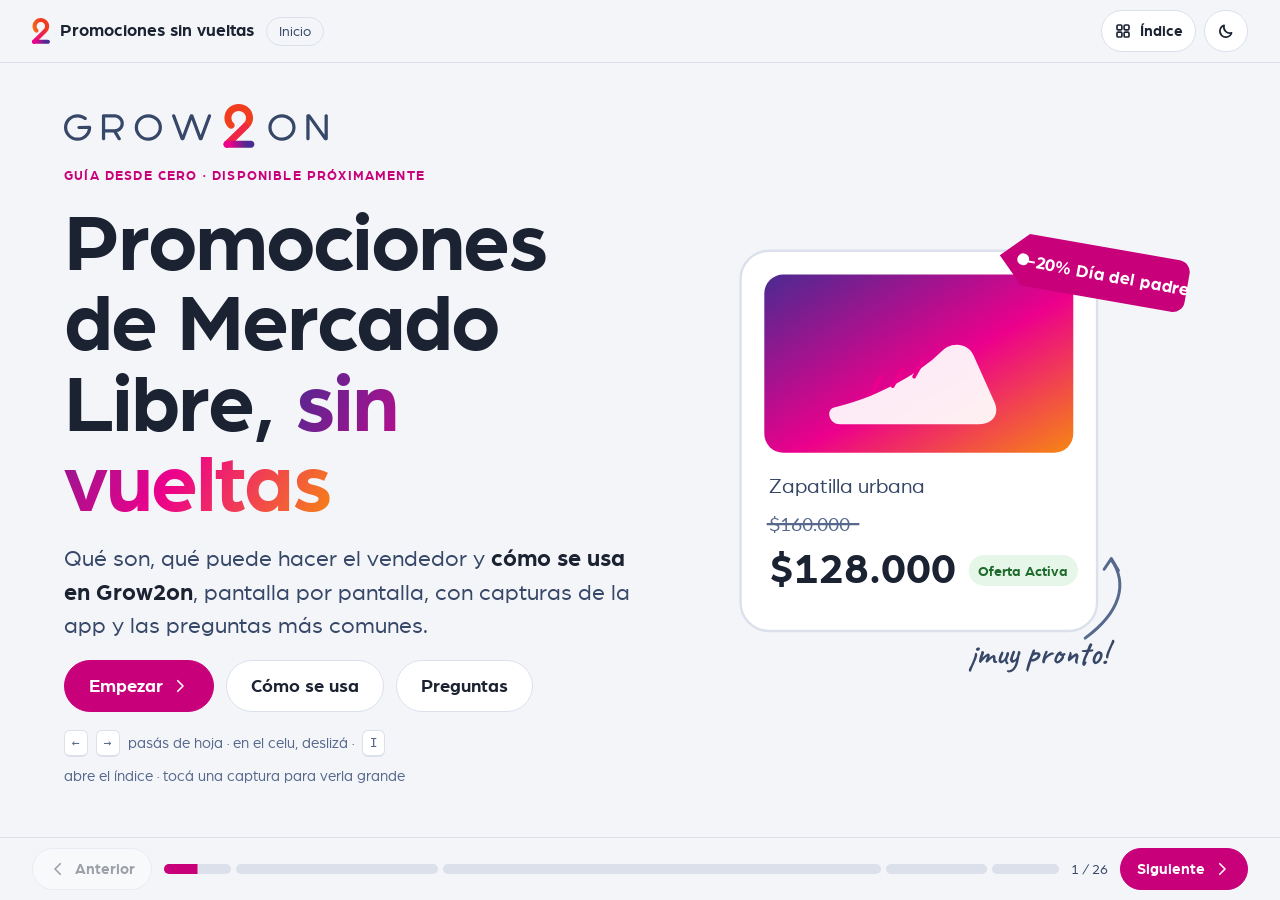
<file: promociones-ml/index.html>
<!doctype html>
<html lang="es-AR">
  <head>
    <meta charset="utf-8" />
    <meta name="viewport" content="width=device-width, initial-scale=1, viewport-fit=cover" />
    <meta name="robots" content="noindex, nofollow" />
    <title>Promociones sin vueltas</title>
    <meta name="description" content="Guía ilustrada de Promociones de Mercado Libre en Grow2on: qué son, cómo se usan pantalla por pantalla y las preguntas más comunes." />
    <link rel="icon" href="img/grow2on_iso.svg" />
    <link rel="preconnect" href="https://fonts.googleapis.com" />
    <link rel="preconnect" href="https://fonts.gstatic.com" crossorigin />
    <link rel="stylesheet" href="https://fonts.googleapis.com/css2?family=Caveat:wght@600&display=swap" />
    <link rel="stylesheet" href="styles.css" />
  </head>
  <body>
    <!-- Icon sprite -->
    <svg width="0" height="0" style="position: absolute" aria-hidden="true">
      <defs>
        <symbol id="i-check" viewBox="0 0 24 24"><path d="M5 12.5l4.5 4.5L19 7.5" /></symbol>
        <symbol id="i-search" viewBox="0 0 24 24"><circle cx="11" cy="11" r="6" /><path d="M20 20l-4.5-4.5" /></symbol>
        <symbol id="i-clock" viewBox="0 0 24 24"><circle cx="12" cy="12" r="8.5" /><path d="M12 7.5V12l3 2" /></symbol>
        <symbol id="i-x" viewBox="0 0 24 24"><path d="M6.5 6.5l11 11M17.5 6.5l-11 11" /></symbol>
        <symbol id="i-question" viewBox="0 0 24 24"><circle cx="12" cy="12" r="8.5" /><path d="M9.8 9.6a2.3 2.3 0 1 1 3.2 2.1c-.6.3-1 .8-1 1.5v.4M12 16.6v.1" /></symbol>
        <symbol id="i-left" viewBox="0 0 24 24"><path d="M15 5l-7 7 7 7" /></symbol>
        <symbol id="i-right" viewBox="0 0 24 24"><path d="M9 5l7 7-7 7" /></symbol>
        <symbol id="i-grid" viewBox="0 0 24 24"><rect x="4" y="4" width="6.5" height="6.5" rx="1.5" /><rect x="13.5" y="4" width="6.5" height="6.5" rx="1.5" /><rect x="4" y="13.5" width="6.5" height="6.5" rx="1.5" /><rect x="13.5" y="13.5" width="6.5" height="6.5" rx="1.5" /></symbol>
        <symbol id="i-sun" viewBox="0 0 24 24"><circle cx="12" cy="12" r="4" /><path d="M12 2.5v2M12 19.5v2M2.5 12h2M19.5 12h2M5.2 5.2l1.4 1.4M17.4 17.4l1.4 1.4M5.2 18.8l1.4-1.4M17.4 6.6l1.4-1.4" /></symbol>
        <symbol id="i-moon" viewBox="0 0 24 24"><path d="M19.5 14.5A8 8 0 0 1 9.5 4.5a8 8 0 1 0 10 10z" /></symbol>
        <symbol id="i-copy" viewBox="0 0 24 24"><rect x="8.5" y="8.5" width="11" height="11" rx="2" /><path d="M15.5 8.5V6A1.5 1.5 0 0 0 14 4.5H6A1.5 1.5 0 0 0 4.5 6v8A1.5 1.5 0 0 0 6 15.5h2.5" /></symbol>
        <symbol id="i-trash" viewBox="0 0 24 24"><path d="M5 7h14M10 7V5h4v2M7 7l1 12h8l1-12" /></symbol>
        <symbol id="i-plus" viewBox="0 0 24 24"><path d="M12 5v14M5 12h14" /></symbol>
        <symbol id="i-mail" viewBox="0 0 24 24"><rect x="3.5" y="5.5" width="17" height="13" rx="2" /><path d="M4 7l8 6 8-6" /></symbol>
        <symbol id="i-screen" viewBox="0 0 24 24"><rect x="3" y="4" width="18" height="12" rx="2" /><path d="M8 20h8M12 16v4M7 8h6M7 11h10" /></symbol>
        <symbol id="i-bell" viewBox="0 0 24 24"><path d="M4 18h16M6 18a6 6 0 0 1 12 0M12 12V10M10.5 10h3" /><path d="M16.5 5.5l1.5-1.5M7.5 5.5L6 4" /></symbol>
        <symbol id="i-store" viewBox="0 0 24 24"><path d="M4.5 11v9h15v-9M3 10l2-5h14l2 5M3 10a3 3 0 0 0 6 0 3 3 0 0 0 6 0 3 3 0 0 0 6 0M10 20v-5h4v5" /></symbol>
        <symbol id="i-flag" viewBox="0 0 24 24"><path d="M5 21V4M5 4h11l-2 4 2 4H5" /></symbol>
        <symbol id="i-info" viewBox="0 0 24 24"><circle cx="12" cy="12" r="8.5" /><path d="M12 11v5M12 8v.1" /></symbol>
        <symbol id="i-alert" viewBox="0 0 24 24"><path d="M12 4l9 16H3z" /><path d="M12 10v4M12 17v.1" /></symbol>
        <symbol id="i-laptop" viewBox="0 0 24 24"><rect x="4.5" y="5" width="15" height="10" rx="1.5" /><path d="M2.5 19h19" /></symbol>
        <symbol id="i-folder" viewBox="0 0 24 24"><path d="M3.5 7a2 2 0 0 1 2-2h4l2 2h7a2 2 0 0 1 2 2v8a2 2 0 0 1-2 2h-13a2 2 0 0 1-2-2z" /></symbol>
        <symbol id="i-tag" viewBox="0 0 24 24"><path d="M3.5 12.5V5a1.5 1.5 0 0 1 1.5-1.5h7.5l8 8-9 9z" /><circle cx="8" cy="8" r="1.5" /></symbol>
        <symbol id="i-star" viewBox="0 0 24 24"><path d="M12 3.5l2.6 5.3 5.9.9-4.2 4.1 1 5.8L12 16.9l-5.3 2.7 1-5.8-4.2-4.1 5.9-.9z" /></symbol>
        <symbol id="i-calendar" viewBox="0 0 24 24"><rect x="3.5" y="5" width="17" height="15" rx="2" /><path d="M3.5 10h17M8 3v4M16 3v4" /></symbol>
        <symbol id="i-edit" viewBox="0 0 24 24"><path d="M7 7H5.5A1.5 1.5 0 0 0 4 8.5v10A1.5 1.5 0 0 0 5.5 20h10a1.5 1.5 0 0 0 1.5-1.5V17" /><path d="M16.5 4.5l3 3L11 16H8v-3z" /></symbol>
        <symbol id="i-layers" viewBox="0 0 24 24"><path d="M12 3.5l8.5 4.5-8.5 4.5-8.5-4.5z" /><path d="M3.5 12l8.5 4.5 8.5-4.5M3.5 16l8.5 4.5 8.5-4.5" /></symbol>
        <symbol id="i-book" viewBox="0 0 24 24"><path d="M4.5 5.5a2 2 0 0 1 2-2h12v15h-12a2 2 0 0 0-2 2z" /><path d="M4.5 20.5v-15" /></symbol>
        <symbol id="i-users" viewBox="0 0 24 24"><circle cx="9" cy="8" r="3.5" /><path d="M2.5 20a6.5 6.5 0 0 1 13 0" /><path d="M16 4.6a3.5 3.5 0 0 1 0 6.8M18 14a6 6 0 0 1 3.5 6" /></symbol>
        <symbol id="i-pointer" viewBox="0 0 24 24"><path d="M6 4l12 7-5 1.5L10.5 18z" /><path d="M13 12.5l4.5 6" /></symbol>
        <symbol id="i-flask" viewBox="0 0 24 24"><path d="M9.5 3.5h5M10.5 3.5v6L5 18.5a1.5 1.5 0 0 0 1.3 2h11.4a1.5 1.5 0 0 0 1.3-2L13.5 9.5v-6" /><path d="M7.5 14.5h9" /></symbol>
        <symbol id="i-phone" viewBox="0 0 24 24"><rect x="7" y="2.5" width="10" height="19" rx="2.5" /><path d="M11 18.5h2" /></symbol>
        <symbol id="i-upload" viewBox="0 0 24 24"><path d="M12 16V5M7.5 9.5L12 5l4.5 4.5M5 19h14" /></symbol>
        <symbol id="i-play" viewBox="0 0 24 24"><path d="M8 5.5v13l10-6.5z" /></symbol>
      </defs>
    </svg>

    <div class="deck" id="deck">
      <header class="topbar">
        <a class="brand" href="#1" data-go="1">
          <img src="img/grow2on_iso.svg" alt="" />
          <span class="brand-name">Promociones sin vueltas</span>
        </a>
        <span class="part-chip" id="partChip">Inicio</span>
        <div class="top-actions">
          <button class="btn btn-icon" id="btnIndex" type="button" aria-haspopup="dialog">
            <svg class="ic" aria-hidden="true"><use href="#i-grid"></use></svg><span class="lbl">Índice</span>
          </button>
          <button class="btn btn-icon" id="btnTheme" type="button" aria-label="Cambiar tema">
            <svg class="ic" aria-hidden="true"><use id="themeIcon" href="#i-moon"></use></svg>
          </button>
        </div>
      </header>

      <main class="viewport" id="viewport">
        <!-- ================= 1 · Portada ================= -->
        <section class="slide" id="s-portada" data-part="Inicio" data-title="Portada">
          <div class="inner split">
            <div class="stack-md">
              <img class="cover-logo logo-light rise" src="img/grow2on.svg" alt="Grow2on" />
              <img class="cover-logo logo-dark rise" src="img/grow2on_dark.svg" alt="Grow2on" />
              <p class="eyebrow rise" style="--d: 1">Guía desde cero · disponible próximamente</p>
              <h1 class="rise" style="--d: 1">Promociones de Mercado Libre, <span class="grad-text">sin vueltas</span></h1>
              <p class="lead rise" style="--d: 2">Qué son, qué puede hacer el vendedor y <strong>cómo se usa en Grow2on</strong>, pantalla por pantalla, con capturas de la app y las preguntas más comunes.</p>
              <div class="cover-actions rise" style="--d: 3">
                <button class="btn btn-primary btn-xl" type="button" data-go="next">Empezar <svg class="ic" aria-hidden="true"><use href="#i-right"></use></svg></button>
                <button class="btn btn-xl" type="button" data-go="s-columna">Cómo se usa</button>
                <button class="btn btn-xl" type="button" data-go="s-faq">Preguntas</button>
              </div>
              <p class="cover-hint rise" style="--d: 4"><kbd>←</kbd> <kbd>→</kbd> pasás de hoja · en el celu, deslizá · <kbd>I</kbd> abre el índice · tocá una captura para verla grande</p>
            </div>
            <figure class="art rise" style="--d: 2" aria-label="Una publicación de una zapatilla a $160.000 que, sumada a la promoción Día del padre, pasa a costar $128.000 y muestra el estado Oferta Activa">
              <svg viewBox="0 0 440 400" aria-hidden="true">
                <defs>
                  <linearGradient id="gCover" x1="0" y1="0" x2="1" y2="1">
                    <stop offset="0" stop-color="#4B2A91" />
                    <stop offset="0.55" stop-color="#EC008C" />
                    <stop offset="1" stop-color="#F68712" />
                  </linearGradient>
                </defs>
                <rect x="40" y="36" width="300" height="320" rx="24" fill="var(--card)" stroke="var(--line)" stroke-width="2" />
                <rect x="60" y="56" width="260" height="150" rx="16" fill="url(#gCover)" />
                <path d="M118 168 c 30 -6 70 -26 92 -48 c 8 -8 22 -6 26 4 l 18 40 c 4 10 -2 18 -14 18 h -116 c -10 0 -12 -12 -6 -14 z" fill="#ffffff" opacity="0.92" />
                <path d="M150 156 l 8 -14 M168 150 l 8 -14 M186 142 l 8 -14" stroke="#EC008C" stroke-width="3" stroke-linecap="round" />
                <text x="64" y="240" font-family="Arboria, sans-serif" font-size="18" fill="var(--ink-2)">Zapatilla urbana</text>
                <text x="64" y="272" font-family="Arboria, sans-serif" font-size="17" fill="var(--ink-3)">$160.000</text>
                <line x1="62" y1="266" x2="140" y2="266" stroke="var(--ink-3)" stroke-width="2" />
                <text x="64" y="316" font-family="Arboria, sans-serif" font-size="36" font-weight="700" fill="var(--ink)">$128.000</text>
                <rect x="232" y="292" width="92" height="26" rx="13" fill="var(--mb-green-bg)" />
                <text x="278" y="310" text-anchor="middle" font-family="Arboria, sans-serif" font-size="12" font-weight="700" fill="var(--mb-green-ink)">Oferta Activa</text>
                <g transform="translate(262 18) rotate(10)">
                  <path d="M0 22 L22 0 H150 a10 10 0 0 1 10 10 V34 a10 10 0 0 1 -10 10 H22 Z" fill="var(--tag)" />
                  <circle cx="20" cy="22" r="5" fill="var(--card)" />
                  <text x="92" y="28" text-anchor="middle" font-family="Arboria, sans-serif" font-size="15" font-weight="700" fill="#ffffff">−20% Día del padre</text>
                </g>
                <text x="232" y="384" font-family="Caveat, cursive" font-size="28" font-weight="600" fill="var(--ink-2)">¡muy pronto!</text>
                <path d="M330 362 C 360 340, 366 316, 352 296" fill="none" stroke="var(--ink-3)" stroke-width="2.5" stroke-linecap="round" />
                <path d="M346 304 l 6 -9 6 10" fill="none" stroke="var(--ink-3)" stroke-width="2.5" stroke-linecap="round" stroke-linejoin="round" />
              </svg>
            </figure>
          </div>
        </section>

        <!-- ================= 2 · Mapa ================= -->
        <section class="slide" id="s-mapa" data-part="Inicio" data-title="Qué vas a encontrar">
          <div class="inner">
            <div class="head">
              <p class="eyebrow">Mapa del recorrido</p>
              <h2>Qué vas a encontrar</h2>
              <p class="lead">Tres partes, en orden. Tocá cualquiera para saltar directo. Si una palabra te suena rara, al final hay un glosario.</p>
            </div>
            <div class="map map-3">
              <button class="map-card rise" type="button" data-go="s-que-es" style="--d: 1">
                <span class="map-num">1</span>
                <h3>La idea</h3>
                <p class="muted">Qué es una promoción, las palabras clave, los 3 tipos de campaña y las reglas.</p>
                <span class="small">Hojas 3 a 8</span>
              </button>
              <button class="map-card rise" type="button" data-go="s-columna" style="--d: 2">
                <span class="map-num">2</span>
                <h3>Cómo se usa</h3>
                <p class="muted">Pantalla por pantalla, con capturas de la app, y cómo probarlo en el entorno de prueba.</p>
                <span class="small">Hojas 9 a 21</span>
              </button>
              <button class="map-card rise" type="button" data-go="s-mensajes" style="--d: 3">
                <span class="map-num">3</span>
                <h3>Preguntas frecuentes</h3>
                <p class="muted">Los mensajes que puede ver el vendedor, qué significan y las dudas más comunes.</p>
                <span class="small">Hojas 22 a 24</span>
              </button>
            </div>
            <div class="oneliner rise" style="--d: 5">
              <p class="eyebrow">Si tenés un minuto</p>
              <p>Desde Grow2on, el vendedor ve <strong>en qué promociones de Mercado Libre está cada publicación</strong>, se suma o se sale (de a una o varias a la vez) y ajusta el descuento, incluido el Meli+. En Productos y en el Asistente Grow de Meli. <a href="#26" data-go="s-frase">Ver el resumen</a>.</p>
            </div>
          </div>
        </section>

        <!-- ================= 3 · Qué es ================= -->
        <section class="slide" id="s-que-es" data-part="1 · La idea" data-title="¿Qué es una promoción de Mercado Libre?">
          <div class="inner split">
            <div class="stack-md">
              <p class="eyebrow">Parte 1 · La idea</p>
              <h2>¿Qué es una promoción de Mercado Libre?</h2>
              <p class="lead">Mercado Libre arma eventos de descuentos —<strong>Día del padre</strong>, <strong>Hot sale</strong>, <strong>Black Friday</strong>— y cada vendedor decide con qué publicaciones se suma y con cuánto descuento.</p>
              <p>Hasta ahora eso se hacía entrando a Mercado Libre, publicación por publicación. Con esta función, el vendedor lo hace <span class="hl">desde Grow2on</span>: ve en qué promociones está cada publicación, se suma, se sale y ajusta el descuento.</p>
              <div class="note">
                <svg class="ic" aria-hidden="true"><use href="#i-flag"></use></svg>
                <p><strong>Disponible próximamente.</strong> Funciona con las cuentas de Mercado Libre integradas a Grow2on.</p>
              </div>
            </div>
            <figure class="art rise" style="--d: 2" aria-label="Un calendario con cuatro eventos de Mercado Libre: Hot sale, Día del padre, Mundial 2026 y Black Friday">
              <svg viewBox="0 0 440 360" aria-hidden="true">
                <rect x="30" y="40" width="380" height="290" rx="22" fill="var(--card)" stroke="var(--line)" stroke-width="2" />
                <path d="M30 62 a22 22 0 0 1 22 -22 h336 a22 22 0 0 1 22 22 v34 h-380 z" fill="var(--ml)" />
                <text x="220" y="78" text-anchor="middle" font-family="Arboria, sans-serif" font-size="20" font-weight="700" fill="#ffffff">Calendario de Mercado Libre</text>
                <circle cx="96" cy="40" r="7" fill="var(--paper-2)" stroke="var(--ink-3)" stroke-width="2" />
                <circle cx="344" cy="40" r="7" fill="var(--paper-2)" stroke="var(--ink-3)" stroke-width="2" />
                <g font-family="Arboria, sans-serif">
                  <rect x="56" y="122" width="150" height="56" rx="14" fill="var(--soft-back)" />
                  <text x="72" y="146" font-size="13" fill="var(--ink-back)" font-weight="700">MAYO</text>
                  <text x="72" y="168" font-size="20" font-weight="700" fill="var(--ink)">Hot sale</text>
                  <rect x="234" y="122" width="150" height="56" rx="14" fill="var(--soft-ask)" />
                  <text x="250" y="146" font-size="13" fill="var(--ink-ask)" font-weight="700">JUNIO</text>
                  <text x="250" y="168" font-size="20" font-weight="700" fill="var(--ink)">Día del padre</text>
                  <rect x="56" y="198" width="150" height="56" rx="14" fill="var(--soft-front)" />
                  <text x="72" y="222" font-size="13" fill="var(--ink-front)" font-weight="700">JULIO</text>
                  <text x="72" y="244" font-size="20" font-weight="700" fill="var(--ink)">Mundial 2026</text>
                  <rect x="234" y="198" width="150" height="56" rx="14" fill="var(--soft-ml)" />
                  <text x="250" y="222" font-size="13" fill="var(--ink-ml)" font-weight="700">NOVIEMBRE</text>
                  <text x="250" y="244" font-size="20" font-weight="700" fill="var(--ink)">Black Friday</text>
                </g>
                <text x="70" y="300" font-family="Caveat, cursive" font-size="27" font-weight="600" fill="var(--ink-2)">¿con cuáles me sumo y con cuánto?</text>
              </svg>
            </figure>
          </div>
        </section>

        <!-- ================= 4 · Palabras clave ================= -->
        <section class="slide" id="s-palabras" data-part="1 · La idea" data-title="Tres palabras para entender todo">
          <div class="inner">
            <div class="head">
              <p class="eyebrow">Parte 1 · La idea</p>
              <h2>Tres palabras para entender todo</h2>
              <p class="lead">Si te quedás con estas tres, el resto se entiende solo.</p>
            </div>
            <div class="types">
              <article class="card rise" style="--d: 1">
                <span class="avatar avatar-ml"><svg class="ic" aria-hidden="true"><use href="#i-calendar"></use></svg></span>
                <h3>Campaña</h3>
                <span class="nick">también le dicen "promoción"</span>
                <p class="muted">El evento: "Día del padre", "Hot sale". Tiene nombre, fechas de inicio y fin, y un tipo.</p>
              </article>
              <article class="card rise" style="--d: 2">
                <span class="avatar avatar-front"><svg class="ic" aria-hidden="true"><use href="#i-tag"></use></svg></span>
                <h3>Oferta</h3>
                <span class="nick">la unidad de todo</span>
                <p class="muted">Una publicación sumada (o que se puede sumar) a una campaña. Todo lo que el usuario <strong>activa, modifica o da de baja</strong> es una oferta.</p>
              </article>
              <article class="card rise" style="--d: 3">
                <span class="avatar avatar-back"><svg class="ic" aria-hidden="true"><use href="#i-star"></use></svg></span>
                <h3>Meli+</h3>
                <span class="nick">un descuento extra</span>
                <p class="muted">Un descuento más alto, solo para compradores con suscripción <strong>Meli+</strong> (en la app, "nivel 3 a 6"). Existe solo en las campañas del vendedor.</p>
              </article>
            </div>
            <div class="note">
              <svg class="ic" aria-hidden="true"><use href="#i-info"></use></svg>
              <p>Una misma publicación puede estar en <strong>varias campañas a la vez</strong>: tiene una oferta en cada una. Si deja una, vuelve a su precio normal o al de otra oferta que tenga activa.</p>
            </div>
          </div>
        </section>

        <!-- ================= 5 · Tipos de campaña ================= -->
        <section class="slide" id="s-tipos" data-part="1 · La idea" data-title="Tres tipos de campaña">
          <div class="inner">
            <div class="head">
              <p class="eyebrow">Parte 1 · La idea</p>
              <h2>Tres tipos de campaña (y solo estos tres)</h2>
              <p class="lead">Mercado Libre tiene más tipos, pero esta primera versión maneja estos. La diferencia clave: <span class="hl">quién la arma y quién pone el descuento</span>.</p>
            </div>
            <div class="types">
              <article class="card type-card rise" style="--d: 1; --c: var(--tag)">
                <h3>Creada por el seller</h3>
                <dl>
                  <div><dt>Quién la arma</dt><dd>El vendedor.</dd></div>
                  <div><dt>Quién pone el descuento</dt><dd>El vendedor, dentro de un rango: "Ofrecé entre un 5% y un 10%".</dd></div>
                  <div><dt>Qué se puede hacer</dt><dd>Sumarse eligiendo el %, mejorarlo después, agregar Meli+, y editar o eliminar la campaña.</dd></div>
                </dl>
                <span class="chip chip-ask">La más completa</span>
              </article>
              <article class="card type-card rise" style="--d: 2; --c: var(--ml)">
                <h3>Cofondeada automatizada</h3>
                <dl>
                  <div><dt>Quién la arma</dt><dd>Mercado Libre.</dd></div>
                  <div><dt>Quién pone el descuento</dt><dd>Los dos: una parte el vendedor y otra Mercado Libre. Ej.: 7,84% vos + 0,16% ML.</dd></div>
                  <div><dt>Qué se puede hacer</dt><dd>Sumarse (viene armada: solo mirás y confirmás) o dejar de participar.</dd></div>
                </dl>
                <span class="chip">Solo sumarse o salir</span>
              </article>
              <article class="card type-card rise" style="--d: 3; --c: var(--front)">
                <h3>Pre-acordada por publicación</h3>
                <dl>
                  <div><dt>Quién la arma</dt><dd>Un agente de Mercado Libre, que la acordó con el vendedor.</dd></div>
                  <div><dt>Quién pone el descuento</dt><dd>Viene acordado con el agente: el vendedor solo lo acepta. Ej.: 10% a cargo ML.</dd></div>
                  <div><dt>Qué se puede hacer</dt><dd>Sumarse (acepta lo acordado) o dejar de participar.</dd></div>
                </dl>
                <span class="chip">Solo sumarse o salir</span>
              </article>
            </div>
          </div>
        </section>

        <!-- ================= 6 · Vida de una oferta ================= -->
        <section class="slide" id="s-vida" data-part="1 · La idea" data-title="La vida de una oferta">
          <div class="inner">
            <div class="head">
              <p class="eyebrow">Parte 1 · La idea</p>
              <h2>La vida de una oferta, paso a paso</h2>
              <p class="lead">Seguí a la zapatilla en "Día del padre". Tocá los círculos o usá los botones.</p>
            </div>
            <div class="journey">
              <div class="jmap">
                <svg viewBox="0 0 1000 170" role="list" aria-label="Recorrido en 5 pasos">
                  <line x1="100" y1="64" x2="900" y2="64" stroke="var(--line)" stroke-width="6" stroke-linecap="round" />
                  <line id="jline" x1="100" y1="64" x2="100" y2="64" stroke="var(--tag)" stroke-width="6" stroke-linecap="round" />
                  <g class="jnode" role="listitem" tabindex="0" aria-label="Paso 1: candidata">
                    <circle cx="100" cy="64" r="40" /><use href="#i-search" x="80" y="44" width="40" height="40" fill="none" stroke="currentColor" stroke-width="1.8" stroke-linecap="round" stroke-linejoin="round" />
                    <text x="100" y="140" text-anchor="middle">Candidata</text>
                  </g>
                  <g class="jnode" role="listitem" tabindex="0" aria-label="Paso 2: la elegís">
                    <circle cx="300" cy="64" r="40" /><use href="#i-pointer" x="280" y="44" width="40" height="40" fill="none" stroke="currentColor" stroke-width="1.8" stroke-linecap="round" stroke-linejoin="round" />
                    <text x="300" y="140" text-anchor="middle">La elegís</text>
                  </g>
                  <g class="jnode" role="listitem" tabindex="0" aria-label="Paso 3: confirmás">
                    <circle cx="500" cy="64" r="40" /><use href="#i-screen" x="480" y="44" width="40" height="40" fill="none" stroke="currentColor" stroke-width="1.8" stroke-linecap="round" stroke-linejoin="round" />
                    <text x="500" y="140" text-anchor="middle">Confirmás</text>
                  </g>
                  <g class="jnode" role="listitem" tabindex="0" aria-label="Paso 4: participa">
                    <circle cx="700" cy="64" r="40" /><use href="#i-check" x="680" y="44" width="40" height="40" fill="none" stroke="currentColor" stroke-width="1.8" stroke-linecap="round" stroke-linejoin="round" />
                    <text x="700" y="140" text-anchor="middle">Participa</text>
                  </g>
                  <g class="jnode" role="listitem" tabindex="0" aria-label="Paso 5: se baja">
                    <circle cx="900" cy="64" r="40" /><use href="#i-x" x="880" y="44" width="40" height="40" fill="none" stroke="currentColor" stroke-width="1.8" stroke-linecap="round" stroke-linejoin="round" />
                    <text x="900" y="140" text-anchor="middle">Se baja</text>
                  </g>
                </svg>
              </div>
              <div class="card step-panel" aria-live="polite">
                <div class="stack-sm">
                  <p class="eyebrow" id="jCount">Paso 1 de 5</p>
                  <div class="jstep stack-sm">
                    <h3>Aparece como candidata</h3>
                    <p class="muted">Mercado Libre le ofrece a la publicación sumarse a "Día del padre". La fila dice <span class="mbadge mb-gray">Oferta Candidata</span> y tiene el botón <strong>Participar</strong>.</p>
                    <span class="chip">Todavía no participa</span>
                  </div>
                  <div class="jstep stack-sm" hidden>
                    <h3>El usuario la elige</h3>
                    <p class="muted">Toca <strong>Participar</strong> en esa fila. Si quiere sumar varias de una, las tilda y usa la barra de arriba (mínimo 2; las de campañas del seller, de a una).</p>
                    <span class="chip chip-front">En Productos o en el Asistente</span>
                  </div>
                  <div class="jstep stack-sm" hidden>
                    <h3>Confirma en un panel lateral</h3>
                    <p class="muted">Se abre un panel a la derecha con los datos de la promoción. Si es <strong>del seller</strong>, elige el descuento. Si es <strong>de Mercado Libre</strong>, solo ve el desglose y confirma.</p>
                    <a class="chip chip-ask" href="#11" data-go="s-participar">Hoja 11 lo muestra</a>
                  </div>
                  <div class="jstep stack-sm" hidden>
                    <h3>Ya participa</h3>
                    <p class="muted">Si la campaña todavía no empezó queda <span class="mbadge mb-blue">Oferta Programada</span>; si ya está en curso, <span class="mbadge mb-green">Oferta Activa</span>. Aparece el aviso <strong>¡Listo!</strong> y la tabla se actualiza sola.</p>
                    <span class="chip chip-front">Se refresca todo: popup, Asistente y columna</span>
                  </div>
                  <div class="jstep stack-sm" hidden>
                    <h3>Se baja (si quiere)</h3>
                    <p class="muted"><strong>Deja de participar</strong>, siempre con una confirmación antes. La publicación vuelve a su precio normal, o al de otra oferta que tenga activa.</p>
                    <span class="chip">Siempre con confirmación</span>
                  </div>
                </div>
                <div class="step-controls">
                  <button class="btn" id="jPrev" type="button"><svg class="ic" aria-hidden="true"><use href="#i-left"></use></svg><span class="lbl">Anterior</span></button>
                  <button class="btn btn-primary" id="jNext" type="button"><span class="lbl">Siguiente paso</span><svg class="ic" aria-hidden="true"><use href="#i-right"></use></svg></button>
                </div>
              </div>
            </div>
          </div>
        </section>

        <!-- ================= 7 · Dos estados ================= -->
        <section class="slide" id="s-estados" data-part="1 · La idea" data-title="Dos estados que no hay que mezclar">
          <div class="inner">
            <div class="head">
              <p class="eyebrow">Parte 1 · La idea</p>
              <h2>Ojo: hay dos estados que no hay que mezclar</h2>
              <p class="lead">La oferta tiene su estado y la campaña tiene el suyo. Se parecen, pero <span class="hl">deciden cosas distintas</span>.</p>
            </div>
            <div class="states two-states">
              <article class="card rise" style="--d: 1">
                <span class="avatar avatar-front"><svg class="ic" aria-hidden="true"><use href="#i-tag"></use></svg></span>
                <h3>El estado de la oferta</h3>
                <div class="badge-row">
                  <span class="mbadge mb-gray">Oferta Candidata</span>
                  <span class="mbadge mb-blue">Oferta Programada</span>
                  <span class="mbadge mb-green">Oferta Activa</span>
                </div>
                <p class="muted">Dice si <strong>la publicación</strong> está sumada. Decide qué botón aparece: <strong>Participar</strong> o <strong>Deja de participar</strong>.</p>
              </article>
              <article class="card rise" style="--d: 2">
                <span class="avatar avatar-ml"><svg class="ic" aria-hidden="true"><use href="#i-calendar"></use></svg></span>
                <h3>El estado de la campaña</h3>
                <div class="badge-row">
                  <span class="mbadge mb-blue">Programada</span>
                  <span class="mbadge mb-green">Activa</span>
                  <span class="mbadge mb-gray">Finalizada</span>
                </div>
                <p class="muted">Dice si <strong>el evento</strong> ya empezó o terminó. Decide qué se puede tocar del Meli+, si se puede cambiar la fecha de inicio y si aparece el lápiz para editarla.</p>
              </article>
            </div>
            <p class="example rise" style="--d: 3">Ejemplo: una oferta puede ser <strong>Candidata</strong> en una campaña <strong>Activa</strong>. La campaña ya arrancó y la publicación todavía no se sumó.</p>
          </div>
        </section>

        <!-- ================= 8 · Reglas ================= -->
        <section class="slide" id="s-reglas" data-part="1 · La idea" data-title="Las reglas del juego">
          <div class="inner">
            <div class="head">
              <p class="eyebrow">Parte 1 · La idea</p>
              <h2>Las reglas del juego</h2>
              <p class="lead">Si el usuario rompe una, la pantalla no lo deja confirmar y le explica por qué. Los mensajes de abajo son los que muestra la app hoy.</p>
            </div>
            <div class="rules rules-3">
              <article class="card rise" style="--d: 1">
                <div class="rule-visual">
                  <span class="num-chip num-ok"><svg class="ic" aria-hidden="true"><use href="#i-check"></use></svg>7%</span>
                  <span class="num-chip num-bad">15%</span>
                  <span class="hand">rango 5 a 10%</span>
                </div>
                <h3>El descuento va dentro del rango</h3>
                <p class="muted">En las campañas del seller, Mercado Libre fija un mínimo y un máximo.</p>
                <p class="err-line"><svg class="ic" aria-hidden="true"><use href="#i-alert"></use></svg>El descuento tiene que estar entre 5% y 10%</p>
              </article>
              <article class="card rise" style="--d: 2">
                <div class="rule-visual">
                  <span class="num-chip num-ok"><svg class="ic" aria-hidden="true"><use href="#i-check"></use></svg>de 7% a 9%</span>
                  <span class="num-chip num-bad">de 7% a 5%</span>
                </div>
                <h3>Modificar es mejorar</h3>
                <p class="muted">Una oferta que ya participa solo puede bajar más su precio, nunca subirlo.</p>
                <p class="err-line"><svg class="ic" aria-hidden="true"><use href="#i-alert"></use></svg>El nuevo descuento tiene que ser mayor al actual</p>
              </article>
              <article class="card rise" style="--d: 3">
                <div class="rule-visual">
                  <span class="num-chip num-ok"><svg class="ic" aria-hidden="true"><use href="#i-check"></use></svg>Meli+ $115.000</span>
                  <span class="hand">&lt; oferta $148.800</span>
                </div>
                <h3>Meli+ siempre más barato</h3>
                <p class="muted">El Meli+ es un descuento más alto: su precio tiene que ser menor que el de la oferta general.</p>
                <p class="err-line"><svg class="ic" aria-hidden="true"><use href="#i-alert"></use></svg>El precio Meli+ tiene que ser menor al precio de la oferta</p>
              </article>
              <article class="card rise" style="--d: 4">
                <div class="rule-visual">
                  <span class="mbadge mb-blue">Programada</span><span class="hand">agregar o quitar</span>
                  <span class="mbadge mb-green">Activa</span><span class="hand">solo mejorar</span>
                </div>
                <h3>Meli+ depende de si la campaña empezó</h3>
                <p class="muted">Antes de que arranque se agrega y se quita. Una vez que arrancó, solo se mejora.</p>
                <p class="hint-line"><svg class="ic" aria-hidden="true"><use href="#i-info"></use></svg>La promoción ya empezó: no se puede agregar descuento Meli+.</p>
              </article>
              <article class="card rise" style="--d: 5">
                <div class="rule-visual">
                  <span class="num-chip num-ok"><svg class="ic" aria-hidden="true"><use href="#i-check"></use></svg>2 o más</span>
                  <span class="num-chip num-bad">sumar + salir</span>
                </div>
                <h3>Varias a la vez: mínimo 2</h3>
                <p class="muted">Para sumarse o para salirse. Las del seller se suman de a una, porque hay que elegir el % de cada una.</p>
                <p class="hint-line"><svg class="ic" aria-hidden="true"><use href="#i-info"></use></svg>Sumarse y salirse no se mezclan: al tildar una, las de la otra acción quedan grises.</p>
              </article>
              <article class="card rise" style="--d: 6">
                <div class="rule-visual">
                  <span class="num-chip num-ok"><svg class="ic" aria-hidden="true"><use href="#i-check"></use></svg>14 días</span>
                  <span class="num-chip num-bad">15 días</span>
                </div>
                <h3>Fechas de una campaña del seller</h3>
                <p class="muted">Hasta 14 días, en un solo campo de rango. Si ya empezó, el inicio queda fijo y el fin se elige entre mañana y el día 14.</p>
                <p class="err-line"><svg class="ic" aria-hidden="true"><use href="#i-alert"></use></svg>La promoción puede durar hasta 14 días</p>
              </article>
            </div>
          </div>
        </section>

        <!-- ================= 9 · Productos: columna ================= -->
        <section class="slide" id="s-columna" data-part="2 · Cómo se usa" data-title="En Productos: la columna">
          <div class="inner">
            <div class="head">
              <p class="eyebrow">Parte 2 · Cómo se usa</p>
              <h2>En Productos: la columna Promociones</h2>
              <p class="lead">Solo en las vinculaciones con Mercado Libre. Tocando una etiqueta se abre el popup de la hoja siguiente.</p>
            </div>
            <figure class="shot rise" style="--d: 1">
              <img srcset="shots/b1-columna.webp 2x" alt="Fila de una vinculación con Mercado Libre en Productos: a la derecha, la columna Promociones con dos etiquetas, en 6 promociones y 4 promociones disponibles" decoding="async" />
              <figcaption><b>Producto de Prueba 1</b> · la publicación aparece en 6 promociones y todavía puede sumarse a 4.</figcaption>
            </figure>
            <div class="states states-3">
              <div class="card rise" style="--d: 2">
                <figure class="shot shot-plain"><img srcset="shots/col-sin-disponibles.webp 2x" alt="Etiquetas en 3 promociones y 0 promociones disponibles" decoding="async" /></figure>
                <p class="muted"><strong>Ya está en todas:</strong> "0 promociones disponibles".</p>
              </div>
              <div class="card rise" style="--d: 3">
                <figure class="shot shot-plain"><img srcset="shots/col-sin.webp 2x" alt="Etiqueta Sin promociones" decoding="async" /></figure>
                <p class="muted"><strong>No tiene ninguna:</strong> "Sin promociones", y el popup se abre vacío.</p>
              </div>
              <div class="card rise" style="--d: 4">
                <p class="muted">"En 6" cuenta también las disponibles: todas las promociones en las que aparece la publicación. La columna está solo en cuentas con Mercado Libre; en el resto, la tabla queda <strong>igual que siempre</strong>.</p>
              </div>
            </div>
            <p class="zoom-hint">Tocá cualquier captura para verla grande.</p>
          </div>
        </section>

        <!-- ================= 10 · Productos: popup ================= -->
        <section class="slide" id="s-popup" data-part="2 · Cómo se usa" data-title="En Productos: el popup">
          <div class="inner">
            <div class="head">
              <p class="eyebrow">Parte 2 · Cómo se usa</p>
              <h2>Tocás la etiqueta y se abre el popup</h2>
              <p class="lead">Todas sus promociones: en las que está y a las que se puede sumar.</p>
            </div>
            <figure class="shot shot-tall rise" style="--d: 1; --mh: min(48vh, 440px)">
              <img srcset="shots/b4-popup.webp 2x" alt="Popup Promociones en que participa o puede participar esta publicación, con seis filas: Día del padre, Cyber Monday, Hot sale, Mundial 2026, Black Friday y Semana del hogar, con sus botones Participar o Deja de participar" decoding="async" />
              <div class="shot-legend">
                <span><b>Origen</b>"Seller" si la armó el vendedor; "Mercado Libre" si la armó ML.</span>
                <span><b>Descuento</b>Cuánto y quién lo pone: "15% off a cargo ML · 5% a tu cargo".</span>
                <span><b>Precio final</b>En las del seller sin sumar va "-": falta elegir el %.</span>
                <span><b>Acción y lápiz</b>El lápiz (modificar) sale solo en las del seller en las que ya participa.</span>
              </div>
            </figure>
          </div>
        </section>

        <!-- ================= 11 · Participar ================= -->
        <section class="slide" id="s-participar" data-part="2 · Cómo se usa" data-title="Participar: el panel de confirmación">
          <div class="inner">
            <div class="head">
              <p class="eyebrow">Parte 2 · Cómo se usa</p>
              <h2>Participar: un panel para confirmar</h2>
            </div>
            <div class="trio">
              <div class="side-note">
                <p class="lead">Se abre a la derecha. Hay dos versiones, según quién armó la campaña.</p>
                <div class="note">
                  <svg class="ic" aria-hidden="true"><use href="#i-edit"></use></svg>
                  <p><strong>Del seller:</strong> el usuario escribe el % o el precio y el otro se calcula solo (8% → $ 147.200). Si se sale del rango, no deja confirmar.</p>
                </div>
                <div class="note">
                  <svg class="ic" aria-hidden="true"><use href="#i-search"></use></svg>
                  <p><strong>De Mercado Libre:</strong> solo lectura. Muestra cuánto pone cada uno y el precio final, y se confirma.</p>
                </div>
                <p class="small muted">El Meli+ se ve bloqueado porque esa campaña ya empezó (es una regla). En Productos el panel es naranja y en el Asistente azul: sale solo del color de cada sección.</p>
              </div>
              <figure class="shot shot-tall rise" style="--d: 2">
                <img srcset="shots/drawer-seller.webp 2x" alt="Panel Confirmar participación en promoción para Día del padre, campaña del seller: descuento general 8 por ciento, precio de la oferta 147.200 pesos y Meli+ bloqueado" decoding="async" />
                <figcaption><b>Del seller</b> · editable</figcaption>
              </figure>
              <figure class="shot shot-tall rise" style="--d: 3">
                <img srcset="shots/drawer-ml.webp 2x" alt="Panel Confirmar participación para Black Friday, de Mercado Libre: descuento de 32.000 pesos, 8.000 a tu cargo y 24.000 a cargo de Mercado Libre, precio final 128.000 pesos" decoding="async" />
                <figcaption><b>De Mercado Libre</b> · solo lectura</figcaption>
              </figure>
            </div>
          </div>
        </section>

        <!-- ================= 12 · Confirmaciones y avisos ================= -->
        <section class="slide" id="s-avisos" data-part="2 · Cómo se usa" data-title="Confirmaciones y avisos">
          <div class="inner">
            <div class="head">
              <p class="eyebrow">Parte 2 · Cómo se usa</p>
              <h2>Confirmaciones y avisos</h2>
              <p class="lead">Salir siempre se confirma. Después de cada acción aparece un aviso.</p>
            </div>
            <div class="shots">
              <div class="shot-stack">
                <figure class="shot rise" style="--d: 1">
                  <img srcset="shots/confirm-baja.webp 2x" alt="Confirmación: ¿Dejar de participar de la promoción? La publicación dejará de participar de la promoción Hot sale. Botones Cancelar y Confirmar" decoding="async" />
                  <figcaption><b>Antes de salir</b> · Escape cierra solo la confirmación: el popup sigue abierto.</figcaption>
                </figure>
                <figure class="shot rise" style="--d: 2; --mh: 130px">
                  <img srcset="shots/popup-error.webp 2x" alt="Popup con el mensaje No pudimos cargar las promociones y el botón Reintentar" decoding="async" />
                  <figcaption><b>No cargó</b> · un mensaje y el botón Reintentar.</figcaption>
                </figure>
              </div>
              <div class="shot-stack">
                <figure class="shot rise" style="--d: 3">
                  <img srcset="shots/toast-listo.webp 2x" alt="Aviso ¡Listo! La publicación está participando de la promoción BLACK FRIDAY" decoding="async" />
                  <figcaption><b>Salió bien</b> · con la publicación, el SKU y la promoción.</figcaption>
                </figure>
                <figure class="shot rise" style="--d: 4">
                  <img srcset="shots/toast-error.webp 2x" alt="Aviso de error: No pudimos completar la acción. Precio mínimo fuera de rango. Reintentar" decoding="async" />
                  <figcaption><b>Mercado Libre lo rechazó</b> · el panel queda abierto para reintentar.</figcaption>
                </figure>
              </div>
            </div>
          </div>
        </section>

        <!-- ================= 13 · Masivo ================= -->
        <section class="slide" id="s-masivo" data-part="2 · Cómo se usa" data-title="Varias a la vez">
          <div class="inner">
            <div class="head">
              <p class="eyebrow">Parte 2 · Cómo se usa</p>
              <h2>Varias a la vez, con el avance en vivo</h2>
              <p class="lead">Mínimo 2 y una acción masiva por vez. El progreso flota abajo a la derecha y <span class="hl">sigue aunque cierres el popup</span> o cambies de sección.</p>
            </div>
            <div class="trio trio-even">
              <figure class="shot rise" style="--d: 1">
                <img srcset="shots/masivo-seleccion.webp 2x" alt="Popup con Mundial 2026 y Black Friday tildadas, la barra dice 2 promociones seleccionadas y las filas para salirse quedan grises" decoding="async" />
                <figcaption><b>1 · Tildás.</b> Al tildar una para sumarse, las que son para salirse quedan grises (y al revés).</figcaption>
              </figure>
              <div class="shot-stack">
                <figure class="shot rise" style="--d: 2">
                  <img srcset="shots/confirm-masivo.webp 2x" alt="Confirmación: ¿Participar de las promociones? La publicación participará de las 2 promociones que seleccionaste. El precio de venta será 128.000 pesos" decoding="async" />
                  <figcaption><b>2 · Confirmás.</b> Te dice cómo queda el precio.</figcaption>
                </figure>
                <figure class="shot rise" style="--d: 3">
                  <img srcset="shots/widget-progreso.webp 2x" alt="Aviso flotante: Confirmando participación, 1 de 2 ofertas, barra de progreso a la mitad, 0 exitosas y 1 con error" decoding="async" />
                  <figcaption><b>3 · Mirás el avance,</b> oferta por oferta. Si tapa algo, se arrastra a otro lado.</figcaption>
                </figure>
              </div>
              <figure class="shot rise" style="--d: 4">
                <img srcset="shots/widget-resultado.webp 2x" alt="Aviso de resultado: Activación de ofertas, 1 exitosa y 1 con error, y la tabla con la oferta que no se pudo activar y su motivo" decoding="async" />
                <figcaption><b>4 · Ves el resultado:</b> cuáles fallaron y por qué. Si la respuesta se corta, lo marca como incompleto.</figcaption>
              </figure>
            </div>
          </div>
        </section>

        <!-- ================= 14 · Modificar y Meli+ ================= -->
        <section class="slide" id="s-modificar" data-part="2 · Cómo se usa" data-title="Modificar una oferta y el Meli+">
          <div class="inner">
            <div class="head">
              <p class="eyebrow">Parte 2 · Cómo se usa</p>
              <h2>Modificar una oferta y el descuento Meli+</h2>
              <p class="lead">Con el lápiz, solo en campañas del seller. El descuento solo se puede mejorar, y el Meli+ cambia según si la campaña ya empezó. Son 4 casos y los 4 andan.</p>
            </div>
            <div class="shots shots-4">
              <figure class="shot rise" style="--d: 1">
                <img srcset="shots/meli-agregar.webp 2x" alt="Sección Precio del panel Modificar oferta con el botón Agregar Descuento Meli+" decoding="async" />
                <figcaption><b>No empezó, sin Meli+:</b> botón para agregarlo.</figcaption>
              </figure>
              <figure class="shot rise" style="--d: 2">
                <img srcset="shots/meli-eliminar.webp 2x" alt="Sección Precio con descuento 5 por ciento, precio 18.110,40 pesos, Meli+ 16,07 por ciento a 16.000 pesos y el botón Eliminar Descuento Meli+" decoding="async" />
                <figcaption><b>No empezó, con Meli+:</b> se edita o se elimina.</figcaption>
              </figure>
              <figure class="shot rise" style="--d: 3">
                <img srcset="shots/meli-mejorar.webp 2x" alt="Sección Precio con la campaña activa y el Meli+ cargado, con el aviso: solo podés mejorar el descuento Meli+" decoding="async" />
                <figcaption><b>Ya empezó, con Meli+:</b> solo se puede mejorar.</figcaption>
              </figure>
              <figure class="shot rise" style="--d: 4">
                <img srcset="shots/meli-bloqueado.webp 2x" alt="Sección Precio con la campaña activa, sin Meli+, campos bloqueados y el aviso: no se puede agregar descuento Meli+" decoding="async" />
                <figcaption><b>Ya empezó, sin Meli+:</b> bloqueado, con el aviso.</figcaption>
              </figure>
            </div>
            <div class="note">
              <svg class="ic" aria-hidden="true"><use href="#i-info"></use></svg>
              <p>Los precios con centavos se ven completos ("$ 18.110,40"). Si no se puede leer el Meli+ actual de una oferta, el panel lo avisa y deja modificar solo el descuento general.</p>
            </div>
          </div>
        </section>

        <!-- ================= 15 · Asistente ================= -->
        <section class="slide" id="s-asistente" data-part="2 · Cómo se usa" data-title="En el Asistente Grow de Meli">
          <div class="inner">
            <div class="head">
              <p class="eyebrow">Parte 2 · Cómo se usa</p>
              <h2>En el Asistente: una pestaña nueva</h2>
              <p class="lead">Desde el lado de las campañas: todas las de cada cuenta de Mercado Libre, con sus publicaciones adentro.</p>
            </div>
            <figure class="shot shot-crop rise" style="--d: 1; --mh: min(44vh, 420px)">
              <img srcset="shots/a3-tarjeta-abierta.webp 2x" alt="Pestaña Promociones del Asistente: barra de selección, selector SKU o Código en Meli, buscador, filtro de integraciones y la tarjeta Día del padre abierta con sus publicaciones y botones Participar" decoding="async" />
              <div class="shot-legend">
                <span><b>Una tarjeta por campaña y cuenta</b>Con su estado (Activa o Programada) y cuántas publicaciones tiene.</span>
                <span><b>Cerradas hasta que las tocás</b>Al abrirla trae sus publicaciones de a 50 (hoja 16).</span>
                <span><b>Las mismas acciones</b>Participar, dejar, modificar y varias a la vez, incluso entre cuentas.</span>
                <span><b>El lápiz edita la campaña</b>Solo en las del seller que no terminaron (hoja 17).</span>
              </div>
            </figure>
          </div>
        </section>

        <!-- ================= 16 · Buscar y Mostrar más ================= -->
        <section class="slide" id="s-buscar" data-part="2 · Cómo se usa" data-title="Buscar y Mostrar más">
          <div class="inner">
            <div class="head">
              <p class="eyebrow">Parte 2 · Cómo se usa</p>
              <h2>Buscar por SKU o código, y "Mostrar más"</h2>
              <p class="lead">La búsqueda trae solo las campañas donde aparece esa publicación, ya abiertas.</p>
            </div>
            <figure class="shot shot-crop rise" style="--d: 1; --mh: min(44vh, 420px)">
              <img srcset="shots/busqueda-sku.webp 2x" alt="Búsqueda por SKU 777-1044 en todas las integraciones: aviso amarillo No pudimos cargar las promociones de WooCommerce con botón Reintentar, y las campañas Día del padre y Cyber Monday abiertas con las publicaciones de ese SKU" decoding="async" />
              <div class="shot-legend">
                <span><b>SKU o Código en Meli</b>Y el filtro de integraciones: una cuenta o todas juntas.</span>
                <span><b>Si una cuenta no responde</b>Avisa cuál y deja reintentar, sin tapar lo que llegó.</span>
                <span><b>Campañas grandes, de a 50</b>Con "Mostrar más": en "Liquidación de stock", 50, 100 y 137.</span>
                <span><b>Si la página vence</b>A los 5 minutos: la lista se recarga desde el principio, con un aviso.</span>
              </div>
            </figure>
          </div>
        </section>

        <!-- ================= 17 · Campañas ================= -->
        <section class="slide" id="s-campana" data-part="2 · Cómo se usa" data-title="Editar o eliminar una campaña">
          <div class="inner">
            <div class="head">
              <p class="eyebrow">Parte 2 · Cómo se usa</p>
              <h2>Editar o eliminar una campaña del seller</h2>
            </div>
            <div class="trio">
              <div class="side-note">
                <p class="lead">Con el lápiz de la tarjeta, solo en campañas del seller que no terminaron.</p>
                <div class="note">
                  <svg class="ic" aria-hidden="true"><use href="#i-calendar"></use></svg>
                  <p><strong>Nombre y fechas,</strong> hasta 14 días, en un solo campo de rango. Si ya empezó, el inicio queda fijo y cada click elige el fin, entre mañana y el día 14.</p>
                </div>
                <div class="note">
                  <svg class="ic" aria-hidden="true"><use href="#i-check"></use></svg>
                  <p><strong>Al guardar,</strong> la tarjeta se actualiza sola, sin recargar.</p>
                </div>
              </div>
              <figure class="shot shot-tall rise" style="--d: 2">
                <img srcset="shots/drawer-campana-calendario.webp 2x" alt="Panel Modificar promoción de Día del padre: nombre editable y vigencia 11/10/2026 – 24/10/2026 en un solo campo, con el calendario de octubre 2026 abierto: el 11 marcado como inicio fijo, del 12 al 16 atenuados y del 17 al 24 habilitados, con el 24 como fin" decoding="async" />
                <figcaption><b>Modificar promoción</b> · un campo de rango: si ya empezó, el inicio queda fijo y cada click elige el fin, desde mañana.</figcaption>
              </figure>
              <div class="shot-stack">
                <figure class="shot rise" style="--d: 3">
                  <img srcset="shots/confirm-eliminar.webp 2x" alt="Confirmación: ¿Eliminar la promoción? La promoción Día del padre se va a finalizar en Mercado Libre y sus ofertas dejan de aplicar. Botón Eliminar en rojo" decoding="async" />
                  <figcaption><b>Eliminar</b> · siempre con confirmación y el botón en rojo.</figcaption>
                </figure>
                <p class="small muted">Escape cierra primero la confirmación; un segundo Escape cierra el panel.</p>
              </div>
            </div>
          </div>
        </section>

        <!-- ================= 18 · Detalle ================= -->
        <section class="slide" id="s-detalle" data-part="2 · Cómo se usa" data-title="Detalles de publicación">
          <div class="inner split">
            <div class="stack-md">
              <p class="eyebrow">Parte 2 · Cómo se usa</p>
              <h2>En Detalles de publicación: sus promociones</h2>
              <p class="lead">En Productos, el menú <strong>⋯</strong> de una vinculación con Mercado Libre → <strong>Detalles de publicación</strong>. Al final hay una sección nueva.</p>
              <div class="note">
                <svg class="ic" aria-hidden="true"><use href="#i-book"></use></svg>
                <p>Muestra las promociones en las que <strong>participa</strong> (no las disponibles): nombre, estado de la oferta ("Oferta Programada" u "Oferta Activa"), origen y vigencia. Se actualiza sola cuando te sumás, te salís o eliminás una campaña.</p>
              </div>
            </div>
            <figure class="shot rise" style="--d: 2">
              <img srcset="shots/detalle-seccion.webp 2x" alt="Sección Promociones Mercado Libre del panel Detalles de publicación: Hot sale y Semana del hogar, cada una con el badge Oferta Activa, origen y vigencia" decoding="async" />
              <figcaption><b>Promociones Mercado Libre</b> · la última sección del panel Detalles de publicación.</figcaption>
            </figure>
          </div>
        </section>

        <!-- ================= 19 · Celu y oscuro ================= -->
        <section class="slide" id="s-celu" data-part="2 · Cómo se usa" data-title="En el celu y en modo oscuro">
          <div class="inner">
            <div class="head">
              <p class="eyebrow">Parte 2 · Cómo se usa</p>
              <h2>En el celu y en modo oscuro</h2>
              <p class="lead">Todo se probó también en un celular y con el modo oscuro de la app.</p>
            </div>
            <div class="mix">
              <div class="phones">
                <figure class="shot rise" style="--d: 1">
                  <img srcset="shots/mobile-asistente.webp 2x" alt="Pestaña Promociones en el celular: título, barra de selección, buscador, filtro y las tarjetas cerradas de Día del padre y Cyber Monday, con el estado y el contador debajo del nombre" decoding="async" />
                  <figcaption><b>Pestaña</b></figcaption>
                </figure>
                <figure class="shot rise" style="--d: 2">
                  <img srcset="shots/mobile-tarjeta.webp 2x" alt="Tarjeta Hot sale abierta en el celular, con cada publicación en dos líneas y el botón Deja de participar" decoding="async" />
                  <figcaption><b>Tarjeta abierta</b></figcaption>
                </figure>
                <figure class="shot rise" style="--d: 3">
                  <img srcset="shots/mobile-drawer.webp 2x" alt="Panel Confirmar participación en el celular, a pantalla completa con flecha para volver" decoding="async" />
                  <figcaption><b>Panel</b></figcaption>
                </figure>
              </div>
              <div class="shot-stack">
                <figure class="shot shot-short rise" style="--d: 4; --mh: min(20vh, 170px)">
                  <img srcset="shots/dark-popup.webp 2x" alt="Popup de promociones de Productos en modo oscuro" decoding="async" />
                  <figcaption><b>Modo oscuro</b> · el popup de Productos.</figcaption>
                </figure>
                <figure class="shot shot-crop shot-short rise" style="--d: 5; --mh: min(20vh, 170px)">
                  <img srcset="shots/dark-asistente.webp 2x" alt="Pestaña Promociones del Asistente en modo oscuro: Día del padre cerrada con 11 publicaciones y Cyber Monday abierta con 10" decoding="async" />
                  <figcaption><b>Modo oscuro</b> · la pestaña del Asistente.</figcaption>
                </figure>
              </div>
            </div>
          </div>
        </section>

        <!-- ================= 20 · Probalo vos ================= -->
        <section class="slide" id="s-probalo" data-part="2 · Cómo se usa" data-title="Probalo vos en un minuto">
          <div class="inner">
            <div class="head">
              <p class="eyebrow">Parte 2 · Cómo se usa</p>
              <h2>Probalo vos en un minuto</h2>
              <p class="lead">En el entorno de prueba (integrador.dev.grow2on.com), con datos de prueba: no se toca ninguna cuenta real.</p>
            </div>
            <div class="mix">
              <ol class="steps">
                <li><span>Abajo a la izquierda, tocá la <strong>nube</strong> → <strong>Datos simulados</strong>.<span class="d">Así todo sale de los datos de prueba.</span></span></li>
                <li><span>Tocá <strong>&lt;/&gt; Configuración avanzada</strong> → <strong>Funcionalidades</strong> y prendé <strong>Promociones de Mercado Libre</strong>.<span class="d">Es el interruptor de esta función. Está arriba de todo.</span></span></li>
                <li><span>Recargá e iniciá sesión con <strong>cualquier mail y contraseña</strong>.<span class="d">En modo demo cualquier dato entra.</span></span></li>
                <li><span>Andá a <strong>Productos</strong> y abrí <strong>Producto de Prueba 1</strong>: en la vinculación con Mercado Libre está la columna Promociones.</span></li>
                <li><span>Para el Asistente: botón <strong>Asistente Grow de Meli → Promociones</strong>, en Productos o desde el inicio del Asistente.</span></li>
              </ol>
              <div class="shot-stack">
              <div class="shots" style="--cols: 2">
                <figure class="shot rise" style="--d: 1">
                  <img srcset="shots/origen-datos.webp 2x" alt="Menú Origen de datos con las opciones Backend real y Datos simulados, esta última marcada" decoding="async" />
                  <figcaption><b>Paso 1</b> · la nube.</figcaption>
                </figure>
                <figure class="shot rise" style="--d: 2">
                  <img srcset="shots/flag-panel.webp 2x" alt="Panel Configuración avanzada, pestaña Funcionalidades, con el flag Promociones de Mercado Libre prendido" decoding="async" />
                  <figcaption><b>Paso 2</b> · el interruptor.</figcaption>
                </figure>
              </div>
              <div class="note">
                <svg class="ic" aria-hidden="true"><use href="#i-info"></use></svg>
                <p>Lo que hagas en la demo dura hasta que recargues la página: después vuelve todo al estado inicial. En la hoja siguiente, qué probar en cada producto.</p>
              </div>
              </div>
            </div>
          </div>
        </section>

        <!-- ================= 21 · Qué probar ================= -->
        <section class="slide" id="s-casos" data-part="2 · Cómo se usa" data-title="Qué probar en cada producto">
          <div class="inner">
            <div class="head">
              <p class="eyebrow">Parte 2 · Cómo se usa</p>
              <h2>Qué probar en cada producto de la demo</h2>
              <p class="lead">Los datos de prueba están armados para que <span class="hl">cada caso se vea desde la pantalla</span>, sin preparar nada.</p>
            </div>
            <div class="cases-grid">
              <div class="case rise" style="--d: 1"><span class="where-k">Producto de Prueba 1<small>Productos</small></span><span class="see">La tabla completa: candidatas del seller y de ML, ofertas activas y el lápiz. Para participar, dejar y modificar.</span></div>
              <div class="case rise" style="--d: 2"><span class="where-k">Producto de Prueba 2<small>Productos</small></span><span class="see">Meli+: "Día del padre" ya empezó (solo mejorar) y "Cyber Monday" no empezó (se puede agregar).</span></div>
              <div class="case rise" style="--d: 3"><span class="where-k">Producto de Prueba 3<small>Productos</small></span><span class="see">Precios con centavos y un Meli+ que se puede eliminar ("Cyber Monday").</span></div>
              <div class="case rise" style="--d: 4"><span class="where-k">Producto de Prueba 4 · 6<small>Productos</small></span><span class="see">"Sin promociones" con el popup vacío · "0 promociones disponibles".</span></div>
              <div class="case rise" style="--d: 5"><span class="where-k">Producto de Prueba 5<small>Productos</small></span><span class="see">El popup no carga: mensaje y Reintentar.</span></div>
              <div class="case rise" style="--d: 6"><span class="where-k">Producto de Prueba 9<small>Productos</small></span><span class="see">Mercado Libre rechaza: "Precio mínimo fuera de rango. Reintentar".</span></div>
              <div class="case rise" style="--d: 7"><span class="where-k">Producto de Prueba 11<small>Productos</small></span><span class="see">Varias a la vez con una que falla: tildá Mundial 2026 y Black Friday.</span></div>
              <div class="case rise" style="--d: 8"><span class="where-k">"Liquidación de stock"<small>Asistente</small></span><span class="see">137 publicaciones: "Mostrar más" de a 50. Tildá varias para ver el progreso en vivo.</span></div>
              <div class="case rise" style="--d: 9"><span class="where-k">Buscar el SKU 777-1044<small>Asistente · Todas las integraciones</small></span><span class="see">Resultados de varias campañas y el aviso de una cuenta que no respondió.</span></div>
              <div class="case rise" style="--d: 10"><span class="where-k">Lápiz de "Día del padre"<small>Asistente</small></span><span class="see">Editar fechas (inicio bloqueado), renombrar y eliminar.</span></div>
            </div>
          </div>
        </section>

        <!-- ================= Mensajes ================= -->
        <section class="slide" id="s-mensajes" data-part="3 · Preguntas frecuentes" data-title="Cuando algo falla">
          <div class="inner">
            <div class="head">
              <p class="eyebrow">Parte 3 · Preguntas frecuentes</p>
              <h2>Los mensajes que puede ver el vendedor: cuando algo falla</h2>
              <p class="lead">Qué dice la app, qué significa y qué hacer.</p>
            </div>
            <div class="cases-grid">
              <div class="case rise" style="--d: 1"><span class="where-k">"No pudimos cargar las promociones."<small>Popup, tarjeta o detalle</small></span><span class="see">La consulta a Mercado Libre no respondió. <strong>Reintentar</strong> la vuelve a pedir.</span></div>
              <div class="case rise" style="--d: 2"><span class="where-k">"No pudimos cargar las promociones de …"<small>Asistente · Todas las integraciones</small></span><span class="see">Una de las cuentas no respondió, al buscar o en la lista de campañas. Lo de las otras se ve igual, y <strong>Reintentar</strong> vuelve a pedir.</span></div>
              <div class="case rise" style="--d: 3"><span class="where-k">"No pudimos conectarnos con el servidor…"<small>Aviso rojo</small></span><span class="see">No hubo respuesta (sin internet o el servidor no contestó). No se aplicó nada: se puede volver a intentar.</span></div>
              <div class="case rise" style="--d: 4"><span class="where-k">"El servidor tardó demasiado en responder…"<small>Aviso rojo</small></span><span class="see">Puede que el cambio se haya aplicado igual: conviene mirar la lista antes de reintentar.</span></div>
              <div class="case rise" style="--d: 5"><span class="where-k">"Precio mínimo fuera de rango. Reintentar"<small>Aviso rojo</small></span><span class="see">Lo rechazó Mercado Libre: el precio no entra en lo que permite la promoción. Hay que ajustar el descuento.</span></div>
              <div class="case rise" style="--d: 6"><span class="where-k">"Ofertas que no se pudieron activar"<small>Resultado de varias a la vez</small></span><span class="see">La tabla dice qué publicación, en qué promoción y por qué falló cada una. Las demás quedaron aplicadas.</span></div>
            </div>
          </div>
        </section>

        <!-- ================= Mensajes: avisos ================= -->
        <section class="slide" id="s-mensajes-avisos" data-part="3 · Preguntas frecuentes" data-title="Cuando la app frena o avisa">
          <div class="inner">
            <div class="head">
              <p class="eyebrow">Parte 3 · Preguntas frecuentes</p>
              <h2>Cuando la app frena o avisa</h2>
              <p class="lead">No son errores: la app no deja hacer algo que Mercado Libre no permite, o avisa qué pasó.</p>
            </div>
            <div class="cases-grid">
              <div class="case rise" style="--d: 1"><span class="where-k">"El descuento tiene que estar entre 5% y 10%"<small>Panel de participar o modificar</small></span><span class="see">Las campañas del seller tienen un rango que fija Mercado Libre. El panel no deja confirmar fuera de él.</span></div>
              <div class="case rise" style="--d: 2"><span class="where-k">"El nuevo descuento tiene que ser mayor al actual"<small>Panel de modificar</small></span><span class="see">Una oferta que ya participa solo puede mejorar para el comprador, nunca empeorar.</span></div>
              <div class="case rise" style="--d: 3"><span class="where-k">"La promoción ya empezó: no se puede agregar descuento Meli+."<small>Panel de participar o modificar</small></span><span class="see">El Meli+ se agrega solo antes de que arranque la campaña. Si ya tenía, se puede mejorar.</span></div>
              <div class="case rise" style="--d: 4"><span class="where-k">"La promoción ya empezó: no podés cambiar la fecha de inicio"<small>Editar campaña</small></span><span class="see">Con la campaña en curso, el inicio queda fijo. El fin se puede mover, de mañana en adelante y hasta 14 días.</span></div>
              <div class="case rise" style="--d: 5"><span class="where-k">"La lista se actualizó y la volvimos a cargar desde el principio."<small>Asistente · Mostrar más</small></span><span class="see">La lista de una campaña grande cambió mientras se miraba. Se recargó sola: no hay que hacer nada.</span></div>
              <div class="case rise" style="--d: 6"><span class="where-k">"No recibimos la confirmación de todas las ofertas…"<small>Resultado de varias a la vez</small></span><span class="see">Se cortó la comunicación a mitad de camino: algunas pueden haberse aplicado. Revisar su estado en la lista.</span></div>
            </div>
          </div>
        </section>

        <!-- ================= Preguntas frecuentes ================= -->
        <section class="slide" id="s-faq" data-part="3 · Preguntas frecuentes" data-title="Preguntas frecuentes">
          <div class="inner">
            <div class="head">
              <p class="eyebrow">Parte 3 · Preguntas frecuentes</p>
              <h2>Las dudas más comunes</h2>
            </div>
            <div class="qcols">
              <article class="card rise" style="--d: 1">
                <span class="chip">Lo que se ve</span>
                <ol class="qlist">
                  <li><span><strong>¿Por qué no veo la columna Promociones?</strong><span class="prov">Aparece solo en las vinculaciones con Mercado Libre, en cuentas que tienen una integración con Mercado Libre.</span></span></li>
                  <li><span><strong>¿Qué quiere decir "en 6 promociones"?</strong><span class="prov">Todas las promociones en las que aparece la publicación, participe o no. "2 promociones disponibles" son a las que todavía se puede sumar.</span></span></li>
                  <li><span><strong>¿Dónde veo las promociones de una publicación?</strong><span class="prov">En la columna de Productos (y su popup), en el Asistente Grow de Meli y al final de Detalles de publicación.</span></span></li>
                  <li><span><strong>¿Por qué una fila no tiene casilla?</strong><span class="prov">Las campañas del seller se suman de a una: hay que elegir el descuento de cada una.</span></span></li>
                  <li><span><strong>¿Por qué hay casillas grises?</strong><span class="prov">Sumarse y salirse no se mezclan: al tildar una para sumarse, las que son para salirse quedan grises (y al revés).</span></span></li>
                </ol>
              </article>
              <article class="card rise" style="--d: 2">
                <span class="chip">Los cambios</span>
                <ol class="qlist">
                  <li><span><strong>¿Por qué no puedo bajar el descuento?</strong><span class="prov">Una vez que participa, el descuento solo puede mejorar para el comprador.</span></span></li>
                  <li><span><strong>¿Qué pasa con el precio si dejo una promoción?</strong><span class="prov">La publicación vuelve a su precio normal, o al de otra promoción en la que siga participando.</span></span></li>
                  <li><span><strong>¿Puedo cerrar la ventana mientras se aplican varias?</strong><span class="prov">Sí: el avance sigue abajo a la derecha aunque se cierre el popup o se cambie de sección. Si tapa algo, se arrastra.</span></span></li>
                  <li><span><strong>¿Puedo trabajar con varias cuentas de Mercado Libre?</strong><span class="prov">Sí: en el Asistente, con "Todas las integraciones", incluso varias a la vez entre cuentas.</span></span></li>
                  <li><span><strong>¿Qué campañas se pueden manejar?</strong><span class="prov">Las creadas por el seller, las cofondeadas y las pre-acordadas. Las de otros tipos de Mercado Libre no aparecen.</span></span></li>
                </ol>
              </article>
            </div>
          </div>
        </section>

        <!-- ================= 36 · Glosario ================= -->
        <section class="slide" id="s-glosario" data-part="Extras" data-title="Palabras raras">
          <div class="inner">
            <div class="head">
              <p class="eyebrow">Extras</p>
              <h2>Palabras raras, en criollo</h2>
            </div>
            <dl class="gloss">
              <div><dt>Campaña o promoción</dt><dd>El evento de descuentos de Mercado Libre: "Día del padre", "Hot sale".</dd></div>
              <div><dt>Oferta</dt><dd>Una publicación sumada (o que se puede sumar) a una campaña.</dd></div>
              <div><dt>Candidata</dt><dd>Una oferta que todavía no se sumó. Tiene el botón Participar.</dd></div>
              <div><dt>Programada y Activa</dt><dd>Ya se sumó: Programada si la campaña no empezó, Activa si está en curso.</dd></div>
              <div><dt>Seller</dt><dd>El vendedor: el cliente de Grow2on.</dd></div>
              <div><dt>Cofondeada</dt><dd>Campaña de Mercado Libre donde el descuento lo ponen entre los dos.</dd></div>
              <div><dt>Pre-acordada</dt><dd>Campaña que un agente de Mercado Libre acordó con el vendedor.</dd></div>
              <div><dt>Meli+</dt><dd>Un descuento más alto para compradores con suscripción Meli+.</dd></div>
              <div><dt>MLA y SKU</dt><dd>MLA: el código de la publicación en Mercado Libre. SKU: el código del producto del cliente.</dd></div>
              <div><dt>Popup y panel lateral</dt><dd>La ventana del medio y el panel que se abre a la derecha.</dd></div>
              <div><dt>Aviso o toast</dt><dd>El cartelito de "¡Listo!" que aparece arriba a la derecha.</dd></div>
              <div><dt>Masivo</dt><dd>Hacer la misma acción con varias ofertas a la vez.</dd></div>
            </dl>
          </div>
        </section>

        <!-- ================= 37 · Cierre ================= -->
        <section class="slide" id="s-frase" data-part="Extras" data-title="En una frase">
          <div class="inner">
            <div class="head">
              <div class="grad-bar" aria-hidden="true"></div>
              <p class="eyebrow">Resumen</p>
              <p class="quote">Con Promociones de Mercado Libre, el vendedor <span class="hl">maneja sus promociones desde Grow2on</span>. Disponible próximamente.</p>
            </div>
            <div class="tiles">
              <article class="card tile rise" style="--d: 1">
                <span class="num">3</span>
                <h3>tipos de campaña</h3>
                <p class="small muted">Las del seller, las cofondeadas y las pre-acordadas.</p>
              </article>
              <article class="card tile rise" style="--d: 2">
                <span class="num">2</span>
                <h3>lugares</h3>
                <p class="small muted">Productos y el Asistente Grow de Meli, más el detalle de cada publicación.</p>
              </article>
              <article class="card tile rise" style="--d: 3">
                <span class="num">2+</span>
                <h3>a la vez</h3>
                <p class="small muted">Sumarse o salirse de varias en un paso, con el avance en vivo y el resultado de cada una.</p>
              </article>
            </div>
            <div class="cover-actions">
              <button class="btn btn-primary" type="button" data-go="s-columna">Ver cómo se usa</button>
              <button class="btn" type="button" data-go="s-probalo">Probalo vos</button>
              <button class="btn" type="button" data-go="s-faq">Preguntas frecuentes</button>
              <button class="btn" type="button" data-go="1">Volver al inicio</button>
            </div>
          </div>
        </section>
      </main>

      <footer class="navbar">
        <button class="btn" id="btnPrev" type="button" aria-label="Hoja anterior"><svg class="ic" aria-hidden="true"><use href="#i-left"></use></svg><span class="lbl">Anterior</span></button>
        <div class="progress" id="progress" aria-label="Partes del deck"></div>
        <span class="counter" id="counter" aria-live="polite">1 / 26</span>
        <button class="btn btn-primary" id="btnNext" type="button" aria-label="Hoja siguiente"><span class="lbl">Siguiente</span><svg class="ic" aria-hidden="true"><use href="#i-right"></use></svg></button>
      </footer>
    </div>

    <dialog id="indexDialog" aria-labelledby="idxTitle">
      <div class="idx-head">
        <h2 id="idxTitle" style="font-size: 26px">Índice</h2>
        <button class="btn btn-icon" id="btnIndexClose" type="button" aria-label="Cerrar índice"><svg class="ic" aria-hidden="true"><use href="#i-x"></use></svg></button>
      </div>
      <div class="idx-body" id="idxBody"></div>
    </dialog>

    <dialog id="zoomDialog" aria-label="Captura en grande">
      <button class="btn btn-icon zoom-close" type="button" aria-label="Cerrar"><svg class="ic" aria-hidden="true"><use href="#i-x"></use></svg></button>
      <div class="zoom-body">
        <img id="zoomImg" alt="" />
        <p class="zoom-cap" id="zoomCap"></p>
      </div>
    </dialog>

    <div class="tooltip" id="tooltip" role="tooltip" hidden></div>

    <script src="deck.js"></script>
  </body>
</html>
</file>
<file: estadisticas-pedidos/styles.css>
/* ============ Fuente de Grow2on (Arboria, la misma de public/assets/fonts) ============ */
@font-face {
  font-family: "Arboria";
  src: url("fonts/Arboria-Light.woff") format("woff");
  font-weight: 300;
  font-display: swap;
}
@font-face {
  font-family: "Arboria";
  src: url("fonts/Arboria-Book.woff") format("woff");
  font-weight: 400;
  font-display: swap;
}
@font-face {
  font-family: "Arboria";
  src: url("fonts/Arboria-Bold.woff") format("woff");
  font-weight: 700 900;
  font-display: swap;
}

/* ============ Tokens (paleta del logo y de la app de Grow2on) ============ */
:root {
  color-scheme: light;
  --paper: #f3f5f9;
  --paper-2: #e8ebf3;
  --card: #ffffff;
  --ink: #1b2232;
  --ink-2: #374767;
  --ink-3: #56688c;
  --line: #dbe0eb;
  --tag: #c8007a;
  --tag-soft: #fce4f2;
  --tag-ink: #ffffff;
  --hl: #f9c7e4;
  --brown: #8a5a2b;
  --brown-2: #c28a52;
  --cream: #f6e7cf;

  --front: #4b2a91;
  --back: #e8590c;
  --ask: #c8007a;
  --ml: #373b8b;

  --st-prod: #2a923a;
  --st-hecho: #4b2a91;
  --st-espera: #e59500;
  --st-falta: #ca2b2d;
  --st-confirmar: #c8007a;

  --ink-ok: #1e6b2b;
  --ink-warn: #8c5a00;
  --ink-bad: #b3261e;
  --ink-ask: #9c006a;
  --ink-front: #4b2a91;
  --ink-back: #a3410a;
  --ink-ml: #373b8b;

  --soft-ok: #e6f6e9;
  --soft-warn: #fff1d6;
  --soft-bad: #fde7e7;
  --soft-ask: #fce4f2;
  --soft-front: #ece7f8;
  --soft-back: #ffe8d6;
  --soft-ml: #e9eaf6;

  --mb-gray-bg: #eef1f6;
  --mb-gray-ink: #374767;
  --mb-blue-bg: #e7eeff;
  --mb-blue-ink: #1f4fb8;
  --mb-green-bg: #e6f6e9;
  --mb-green-ink: #1e6b2b;

  --brand-grad: linear-gradient(120deg, #4b2a91 0%, #ec008c 55%, #f68712 100%);
  --shadow: 0 1px 2px rgba(27, 34, 50, 0.06), 0 10px 28px rgba(27, 34, 50, 0.08);
  --display: "Arboria", "Avenir Next", "Segoe UI", system-ui, sans-serif;
  --body: "Arboria", "Avenir Next", system-ui, -apple-system, "Segoe UI", sans-serif;
  --hand: "Caveat", "Bradley Hand", "Segoe Print", cursive;
  --mono: ui-monospace, "SFMono-Regular", Menlo, Consolas, monospace;
}

@media (prefers-color-scheme: dark) {
  :root:not([data-theme="light"]) {
    color-scheme: dark;
    --paper: #0f1420;
    --paper-2: #182032;
    --card: #1a2133;
    --ink: #eef1f6;
    --ink-2: #b9c4d9;
    --ink-3: #8a97b3;
    --line: #29354c;
    --tag: #e0208f;
    --tag-soft: #3a1530;
    --tag-ink: #ffffff;
    --hl: rgba(236, 0, 140, 0.38);
    --brown: #a8733f;
    --brown-2: #d9a36b;
    --cream: #5a4630;
    --front: #9b82e8;
    --back: #f08a3e;
    --ask: #ff5cb8;
    --ml: #aeb2f0;
    --st-prod: #3faf52;
    --st-hecho: #9b82e8;
    --st-espera: #e0a21a;
    --st-falta: #e66767;
    --st-confirmar: #ff5cb8;
    --ink-ok: #7fd98e;
    --ink-warn: #f7c66b;
    --ink-bad: #ff9b9b;
    --ink-ask: #ff7ac6;
    --ink-front: #c9b8f5;
    --ink-back: #ffb27a;
    --ink-ml: #aeb2f0;
    --soft-ok: #12301a;
    --soft-warn: #33270d;
    --soft-bad: #3a1b20;
    --soft-ask: #3a1530;
    --soft-front: #241c45;
    --soft-back: #3a2214;
    --soft-ml: #1e2250;
    --mb-gray-bg: #29354c;
    --mb-gray-ink: #dbe0eb;
    --mb-blue-bg: #1c2c55;
    --mb-blue-ink: #a9c1ff;
    --mb-green-bg: #12301a;
    --mb-green-ink: #7fd98e;
    --shadow: 0 1px 2px rgba(0, 0, 0, 0.3), 0 12px 32px rgba(0, 0, 0, 0.35);
  }
}

:root[data-theme="dark"] {
  color-scheme: dark;
  --paper: #0f1420;
  --paper-2: #182032;
  --card: #1a2133;
  --ink: #eef1f6;
  --ink-2: #b9c4d9;
  --ink-3: #8a97b3;
  --line: #29354c;
  --tag: #e0208f;
  --tag-soft: #3a1530;
  --tag-ink: #ffffff;
  --hl: rgba(236, 0, 140, 0.38);
  --brown: #a8733f;
  --brown-2: #d9a36b;
  --cream: #5a4630;
  --front: #9b82e8;
  --back: #f08a3e;
  --ask: #ff5cb8;
  --ml: #aeb2f0;
  --st-prod: #3faf52;
  --st-hecho: #9b82e8;
  --st-espera: #e0a21a;
  --st-falta: #e66767;
  --st-confirmar: #ff5cb8;
  --ink-ok: #7fd98e;
  --ink-warn: #f7c66b;
  --ink-bad: #ff9b9b;
  --ink-ask: #ff7ac6;
  --ink-front: #c9b8f5;
  --ink-back: #ffb27a;
  --ink-ml: #aeb2f0;
  --soft-ok: #12301a;
  --soft-warn: #33270d;
  --soft-bad: #3a1b20;
  --soft-ask: #3a1530;
  --soft-front: #241c45;
  --soft-back: #3a2214;
  --soft-ml: #1e2250;
  --mb-gray-bg: #29354c;
  --mb-gray-ink: #dbe0eb;
  --mb-blue-bg: #1c2c55;
  --mb-blue-ink: #a9c1ff;
  --mb-green-bg: #12301a;
  --mb-green-ink: #7fd98e;
  --shadow: 0 1px 2px rgba(0, 0, 0, 0.3), 0 12px 32px rgba(0, 0, 0, 0.35);
}

/* ============ Base ============ */
*,
*::before,
*::after {
  box-sizing: border-box;
}
html,
body {
  height: 100%;
}
body {
  margin: 0;
  background: var(--paper);
  color: var(--ink);
  font-family: var(--body);
  font-size: 18px;
  /* Arboria viene en Light, Book y Bold: no hay Medium. El 500 es Book con un
     trazo fino de su propio color, para que ningún texto se vea liviano. */
  font-weight: 500;
  -webkit-text-stroke: 0.45px currentColor;
  line-height: 1.5;
  -webkit-font-smoothing: antialiased;
}
h1,
h2,
h3,
p,
ul,
ol,
dl,
dd,
figure {
  margin: 0;
}
ul,
ol {
  padding: 0;
  list-style: none;
}
button {
  font: inherit;
  color: inherit;
}
:focus-visible {
  outline: 3px solid var(--front);
  outline-offset: 2px;
  border-radius: 6px;
}
[hidden] {
  display: none !important;
}
.sr-only {
  position: absolute;
  width: 1px;
  height: 1px;
  overflow: hidden;
  clip: rect(0 0 0 0);
  white-space: nowrap;
}
svg {
  display: block;
  max-width: 100%;
}
.ic {
  width: 18px;
  height: 18px;
  fill: none;
  stroke: currentColor;
  stroke-width: 2.2;
  stroke-linecap: round;
  stroke-linejoin: round;
  flex: none;
}

/* ============ Type ============ */
h1 {
  font-family: var(--display);
  font-weight: 800;
  font-size: clamp(42px, 6.4vw, 82px);
  line-height: 0.98;
  letter-spacing: -0.025em;
  text-wrap: balance;
}
h2 {
  font-family: var(--display);
  font-weight: 800;
  font-size: clamp(30px, 4.2vw, 54px);
  line-height: 1.04;
  letter-spacing: -0.02em;
  text-wrap: balance;
}
h3 {
  font-family: var(--display);
  font-weight: 700;
  font-size: clamp(20px, 1.8vw, 24px);
  line-height: 1.15;
  text-wrap: balance;
}
.eyebrow {
  font-size: 16px;
  font-weight: 700;
  letter-spacing: 0.09em;
  text-transform: uppercase;
  color: var(--ink-3);
}
.lead {
  font-size: clamp(19px, 1.85vw, 23px);
  line-height: 1.45;
  color: var(--ink-2);
  max-width: 72ch;
}
.muted {
  color: var(--ink-2);
}
.small {
  font-size: 17px;
}
.hl {
  background: linear-gradient(transparent 60%, var(--hl) 60% 90%, transparent 90%);
  padding-inline: 0.06em;
  -webkit-box-decoration-break: clone;
  box-decoration-break: clone;
}
.hand {
  font-family: var(--hand);
  font-weight: 600;
  font-size: 27px;
  line-height: 1.1;
  color: var(--ink-2);
}
strong {
  font-weight: 700;
  color: var(--ink);
}
kbd {
  font-family: var(--mono);
  font-size: 16px;
  padding: 2px 7px;
  border: 1px solid var(--line);
  border-bottom-width: 2px;
  border-radius: 6px;
  background: var(--card);
}
code {
  font-family: var(--mono);
  font-size: 1em;
  background: var(--paper-2);
  padding: 1px 6px;
  border-radius: 5px;
}

/* ============ Deck shell ============ */
.deck {
  position: fixed;
  inset: 0;
  display: grid;
  grid-template-rows: auto minmax(0, 1fr) auto;
}
.topbar,
.navbar {
  display: flex;
  align-items: center;
  gap: 12px;
  padding-inline: clamp(17px, 3vw, 32px);
  background: var(--paper);
  position: relative;
  z-index: 2;
}
.topbar {
  padding-block: calc(10px + env(safe-area-inset-top, 0px)) 10px;
  border-bottom: 1px solid var(--line);
}
.navbar {
  padding-block: 10px calc(10px + env(safe-area-inset-bottom, 0px));
  border-top: 1px solid var(--line);
}
.brand {
  display: inline-flex;
  align-items: center;
  gap: 10px;
  font-family: var(--display);
  font-weight: 800;
  font-size: 17px;
  color: var(--ink);
  text-decoration: none;
  white-space: nowrap;
}
.part-chip {
  font-size: 16px;
  color: var(--ink-2);
  padding: 3px 12px;
  border: 1px solid var(--line);
  border-radius: 999px;
  white-space: nowrap;
  overflow: hidden;
  text-overflow: ellipsis;
  min-width: 0;
}
.top-actions {
  margin-left: auto;
  display: flex;
  gap: 8px;
}
.btn {
  display: inline-flex;
  align-items: center;
  justify-content: center;
  gap: 8px;
  font-size: 17px;
  font-weight: 700;
  line-height: 1;
  padding: 10px 16px;
  min-height: 42px;
  border-radius: 999px;
  border: 1px solid var(--line);
  background: var(--card);
  color: var(--ink);
  cursor: pointer;
  text-decoration: none;
  transition: transform 0.15s ease, background-color 0.15s ease;
}
.btn:hover {
  background: var(--paper-2);
}
.btn:active {
  transform: translateY(1px);
}
.btn[disabled] {
  opacity: 0.4;
  cursor: default;
}
.btn-primary {
  background: var(--ink);
  border-color: var(--ink);
  color: var(--paper);
}
.btn-primary:hover {
  background: var(--ink-2);
}
.btn-icon {
  padding-inline: 12px;
}
.progress {
  flex: 1;
  display: flex;
  gap: 5px;
  min-width: 0;
}
.seg {
  flex: var(--n) 1 0;
  height: 10px;
  border: 0;
  padding: 0;
  border-radius: 99px;
  background: var(--line);
  overflow: hidden;
  position: relative;
  cursor: pointer;
}
.seg i {
  position: absolute;
  inset: 0;
  background: var(--ink);
  transform-origin: left center;
  transform: scaleX(var(--p, 0));
  transition: transform 0.45s cubic-bezier(0.2, 0.8, 0.2, 1);
}
.seg[aria-current="true"] i {
  background: var(--tag);
}
.seg[aria-current="true"] {
  box-shadow: inset 0 0 0 1px var(--tag-ink);
}
.counter {
  font-variant-numeric: tabular-nums;
  font-size: 16px;
  color: var(--ink-2);
  white-space: nowrap;
}
@media (max-width: 640px) {
  .btn .lbl {
    display: none;
  }
  .brand .brand-name {
    display: none;
  }
}

/* ============ Slides ============ */
.viewport {
  position: relative;
  overflow: hidden;
}
.slide {
  position: absolute;
  inset: 0;
  overflow-y: auto;
  overscroll-behavior: contain;
  touch-action: pan-y;
  padding-inline: clamp(17px, 5vw, 64px);
  padding-block: clamp(20px, 4vh, 44px) clamp(28px, 5vh, 52px);
  opacity: 0;
  visibility: hidden;
  transform: translateX(56px);
  transition: opacity 0.3s ease, transform 0.5s cubic-bezier(0.2, 0.8, 0.2, 1), visibility 0s linear 0.5s;
}
.slide.is-before {
  transform: translateX(-56px);
}
.slide.is-active {
  opacity: 1;
  visibility: visible;
  transform: none;
  transition: opacity 0.35s ease 0.05s, transform 0.5s cubic-bezier(0.2, 0.8, 0.2, 1), visibility 0s;
}
.no-anim .slide {
  transition: none !important;
}
.inner {
  max-width: 1160px;
  margin-inline: auto;
  min-height: 100%;
  display: grid;
  align-content: center;
  gap: clamp(20px, 3.2vh, 32px);
}
.split {
  display: grid;
  grid-template-columns: minmax(0, 1.05fr) minmax(0, 0.95fr);
  align-items: center;
  gap: clamp(24px, 4vw, 60px);
}
.split-even {
  grid-template-columns: minmax(0, 1fr) minmax(0, 1fr);
}
.stack-sm {
  display: grid;
  gap: 12px;
  align-content: start;
}
.stack-md {
  display: grid;
  gap: 18px;
  align-content: start;
}
.head {
  display: grid;
  gap: 12px;
}
.art {
  display: grid;
  place-items: center;
}
.art svg {
  width: 100%;
  height: auto;
}
.slide.is-active .rise {
  animation: rise 0.65s cubic-bezier(0.2, 0.8, 0.2, 1) both;
  animation-delay: calc(var(--d, 0) * 80ms);
}
@keyframes rise {
  from {
    transform: translateY(16px);
  }
  to {
    transform: none;
  }
}
@media (max-width: 880px) {
  .split,
  .split-even {
    grid-template-columns: minmax(0, 1fr);
  }
}

/* ============ Shared pieces ============ */
.tag {
  --tag-bg: var(--tag);
  display: inline-flex;
  align-items: center;
  gap: 8px;
  padding: 6px 16px 6px 26px;
  background: var(--tag-bg);
  color: var(--tag-ink);
  font-weight: 700;
  font-size: 17px;
  line-height: 1.2;
  clip-path: polygon(14px 0, 100% 0, 100% 100%, 14px 100%, 0 50%);
  border-radius: 0 8px 8px 0;
  position: relative;
  width: fit-content;
}
.tag::before {
  content: "";
  position: absolute;
  left: 11px;
  top: 50%;
  width: 7px;
  height: 7px;
  border-radius: 50%;
  background: var(--paper);
  transform: translateY(-50%);
}
.tag-lg {
  font-family: var(--display);
  font-size: 26px;
  padding: 10px 22px 10px 34px;
}
.tag-lg::before {
  left: 14px;
  width: 9px;
  height: 9px;
}
.card {
  background: var(--card);
  border: 1px solid var(--line);
  border-radius: 18px;
  padding: clamp(17px, 2vw, 22px);
  display: grid;
  gap: 10px;
  align-content: start;
}
.note {
  display: flex;
  gap: 12px;
  align-items: flex-start;
  background: var(--card);
  border: 1px solid var(--line);
  border-radius: 14px;
  padding: 14px 18px;
  font-size: 17px;
  color: var(--ink-2);
  max-width: 64ch;
}
.note .ic {
  margin-top: 3px;
  color: var(--ink-3);
}
.note-warn {
  background: var(--soft-warn);
  border-color: transparent;
  color: var(--ink-warn);
}
.note-warn strong,
.note-warn .ic {
  color: var(--ink-warn);
}
.chip {
  display: inline-flex;
  align-items: center;
  gap: 6px;
  font-size: 16px;
  font-weight: 700;
  line-height: 1;
  padding: 5px 10px;
  border-radius: 999px;
  white-space: nowrap;
  width: fit-content;
  background: var(--paper-2);
  color: var(--ink-2);
}
.chip-front {
  background: var(--soft-front);
  color: var(--ink-front);
}
.chip-back {
  background: var(--soft-back);
  color: var(--ink-back);
}
.chip-ask {
  background: var(--soft-ask);
  color: var(--ink-ask);
}
.chip .ic {
  width: 14px;
  height: 14px;
}
.pill {
  display: inline-flex;
  align-items: center;
  gap: 6px;
  font-size: 16px;
  font-weight: 700;
  line-height: 1.1;
  padding: 4px 10px 4px 7px;
  border-radius: 999px;
  width: fit-content;
}
.pill .ic {
  width: 15px;
  height: 15px;
  stroke-width: 2.6;
}
.pill[data-st="prod"] {
  background: var(--soft-ok);
  color: var(--ink-ok);
}
.pill[data-st="hecho"] {
  background: var(--soft-front);
  color: var(--ink-front);
}
.pill[data-st="espera"] {
  background: var(--soft-warn);
  color: var(--ink-warn);
}
.pill[data-st="falta"] {
  background: var(--soft-bad);
  color: var(--ink-bad);
}
.pill[data-st="confirmar"] {
  background: var(--soft-ask);
  color: var(--ink-ask);
}
.err-line {
  display: flex;
  gap: 8px;
  align-items: flex-start;
  font-size: 16px;
  color: var(--ink-bad);
  background: var(--soft-bad);
  border-radius: 10px;
  padding: 8px 10px;
}
.err-line .ic {
  width: 16px;
  height: 16px;
  margin-top: 2px;
}

/* ============ Cover ============ */
.cover-hint {
  display: flex;
  flex-wrap: wrap;
  align-items: center;
  gap: 8px;
  color: var(--ink-3);
  font-size: 17px;
}
.cover-actions {
  display: flex;
  flex-wrap: wrap;
  gap: 12px;
  align-items: center;
}
.btn-xl {
  font-size: 18px;
  padding: 14px 24px;
  min-height: 52px;
}
.oneliner {
  display: grid;
  gap: 6px;
  background: var(--card);
  border: 1px solid var(--line);
  border-radius: 16px;
  padding: 16px 18px;
  max-width: 62ch;
}

/* ============ Map ============ */
.map {
  display: grid;
  grid-template-columns: repeat(4, minmax(0, 1fr));
  gap: 14px;
}
.map-card {
  text-align: left;
  cursor: pointer;
  display: grid;
  gap: 10px;
  align-content: start;
  background: var(--card);
  border: 1px solid var(--line);
  border-radius: 18px;
  padding: 18px;
  transition: transform 0.18s ease, box-shadow 0.18s ease;
}
.map-card:hover {
  transform: translateY(-3px);
  box-shadow: var(--shadow);
}
.map-num {
  font-family: var(--display);
  font-weight: 800;
  font-size: 44px;
  line-height: 1;
  color: var(--ink-3);
}
.map-card .small {
  color: var(--ink-3);
}
.map-3 {
  grid-template-columns: repeat(3, minmax(0, 1fr));
}
@media (max-width: 1000px) {
  .map {
    grid-template-columns: repeat(2, minmax(0, 1fr));
  }
}
@media (max-width: 520px) {
  .map {
    grid-template-columns: minmax(0, 1fr);
  }
}

/* ============ Stairs chart ============ */
.chart-card {
  background: var(--card);
  border: 1px solid var(--line);
  border-radius: 18px;
  padding: clamp(17px, 2.2vw, 26px);
  display: grid;
  gap: 16px;
}
.chart-title {
  font-weight: 700;
  font-size: 17px;
}
.stairs {
  display: grid;
  grid-template-columns: repeat(4, minmax(0, 1fr));
  gap: clamp(16px, 1.6vw, 18px);
  align-items: end;
}
.bar-col {
  display: grid;
  gap: 8px;
  justify-items: center;
  text-align: center;
}
.bar-track {
  height: clamp(160px, 28vh, 250px);
  width: 100%;
  display: flex;
  flex-direction: column;
  justify-content: flex-end;
  align-items: center;
  gap: 6px;
  border-bottom: 2px solid var(--ink-3);
}
.bar {
  width: min(100%, 92px);
  height: var(--h);
  border-radius: 4px 4px 0 0;
  background: var(--tag);
  transition: filter 0.15s ease;
}
.bar-base {
  background: var(--paper-2);
  box-shadow: inset 0 0 0 1.5px var(--ink-3);
}
.bar-col:hover .bar {
  filter: brightness(0.93);
}
.bar-val {
  font-family: var(--display);
  font-weight: 700;
  font-size: clamp(17px, 1.7vw, 21px);
  font-variant-numeric: tabular-nums;
}
.bar-off {
  font-size: 16px;
  font-weight: 700;
  color: var(--ink-ok);
}
.bar-q {
  font-size: 16px;
  font-weight: 700;
  color: var(--ink-2);
}

/* ============ Coefficient lab ============ */
.formula {
  display: flex;
  flex-wrap: wrap;
  align-items: center;
  gap: 10px 12px;
}
.f-box {
  display: grid;
  gap: 2px;
  background: var(--card);
  border: 1px solid var(--line);
  border-radius: 14px;
  padding: 10px 16px;
}
.f-box small {
  font-size: 16px;
  color: var(--ink-3);
}
.f-box b {
  font-family: var(--display);
  font-size: clamp(22px, 2.4vw, 30px);
  font-variant-numeric: tabular-nums;
  line-height: 1.1;
}
.f-op {
  font-family: var(--display);
  font-size: 30px;
  color: var(--ink-3);
}
.f-result {
  background: var(--tag);
  border-color: transparent;
  color: var(--tag-ink);
}
.f-result small,
.f-result b {
  color: var(--tag-ink);
}
.lab {
  display: grid;
  gap: 16px;
}
.lab label {
  font-weight: 700;
}
.range {
  width: 100%;
  accent-color: var(--ink);
  height: 34px;
  cursor: pointer;
}
.range-scale {
  display: flex;
  justify-content: space-between;
  font-size: 16px;
  color: var(--ink-3);
  font-variant-numeric: tabular-nums;
}
.meter {
  display: flex;
  gap: 2px;
  height: 46px;
  border-radius: 12px;
  overflow: hidden;
  font-weight: 700;
  font-size: 17px;
}
.meter-pay {
  width: var(--w, 90%);
  background: var(--ink);
  color: var(--paper);
  display: flex;
  align-items: center;
  padding-inline: 14px;
  white-space: nowrap;
  transition: width 0.2s ease;
}
.meter-save {
  flex: 1;
  background: var(--soft-ok);
  color: var(--ink-ok);
  display: flex;
  align-items: center;
  justify-content: flex-end;
  padding-inline: 12px;
  white-space: nowrap;
  min-width: 0;
}
.readout {
  font-size: 20px;
}

/* ============ Rules ============ */
.rules {
  display: grid;
  grid-template-columns: repeat(2, minmax(0, 1fr));
  gap: 14px;
}
.rule-visual {
  min-height: 56px;
  display: flex;
  align-items: center;
  gap: 8px;
  flex-wrap: wrap;
}
.num-chip {
  font-family: var(--display);
  font-weight: 700;
  font-size: 18px;
  padding: 6px 12px;
  border-radius: 10px;
  display: inline-flex;
  align-items: center;
  gap: 6px;
}
.num-ok {
  background: var(--soft-ok);
  color: var(--ink-ok);
}
.num-bad {
  background: var(--soft-bad);
  color: var(--ink-bad);
  text-decoration: line-through;
  text-decoration-thickness: 2px;
}
@media (max-width: 760px) {
  .rules {
    grid-template-columns: minmax(0, 1fr);
  }
}

/* ============ Characters ============ */
.cast {
  display: grid;
  grid-template-columns: repeat(5, minmax(0, 1fr));
  gap: 14px;
}
.cast .card {
  gap: 12px;
}
.avatar {
  width: 64px;
  height: 64px;
  border-radius: 20px;
  display: grid;
  place-items: center;
  background: var(--paper-2);
  color: var(--ink);
}
.avatar .ic {
  width: 34px;
  height: 34px;
  stroke-width: 1.8;
}
.avatar-front {
  background: var(--soft-front);
  color: var(--ink-front);
}
.avatar-back {
  background: var(--soft-back);
  color: var(--ink-back);
}
.avatar-ml {
  background: var(--tag-soft);
  color: var(--ink);
}
.nick {
  font-family: var(--mono);
  font-size: 16px;
  color: var(--ink-3);
}
@media (max-width: 1080px) {
  .cast {
    grid-template-columns: repeat(3, minmax(0, 1fr));
  }
}
@media (max-width: 700px) {
  .cast {
    grid-template-columns: repeat(2, minmax(0, 1fr));
  }
}
@media (max-width: 460px) {
  .cast {
    grid-template-columns: minmax(0, 1fr);
  }
}

/* ============ Journey ============ */
.journey {
  display: grid;
  gap: 18px;
}
.jmap {
  overflow-x: auto;
}
.jmap svg {
  min-width: 560px;
}
.jnode circle {
  fill: var(--card);
  stroke: var(--line);
  stroke-width: 3;
  transition: fill 0.25s ease, stroke 0.25s ease;
}
.jnode use {
  color: var(--ink-3);
}
.jnode text {
  fill: var(--ink-2);
  font-family: var(--body);
  font-weight: 700;
  font-size: 17px;
}
.jnode.is-done circle {
  stroke: var(--ink);
}
.jnode.is-done use {
  color: var(--ink);
}
.jnode.is-current circle {
  fill: var(--tag);
  stroke: var(--tag-ink);
}
.jnode.is-current use {
  color: var(--tag-ink);
}
.jnode.is-current text {
  fill: var(--ink);
}
.jnode {
  cursor: pointer;
}
#jline {
  transition: all 0.45s cubic-bezier(0.2, 0.8, 0.2, 1);
}
.step-panel {
  display: grid;
  grid-template-columns: minmax(0, 1fr) auto;
  gap: 18px;
  align-items: center;
}
.step-controls {
  display: flex;
  gap: 8px;
}
@media (max-width: 700px) {
  .step-panel {
    grid-template-columns: minmax(0, 1fr);
  }
}

/* ============ Timeline ============ */
.wait-line {
  display: grid;
  grid-template-columns: auto minmax(60px, 1fr) auto;
  align-items: center;
  gap: 14px;
}
.wait-end {
  display: grid;
  justify-items: center;
  gap: 6px;
  text-align: center;
  font-weight: 700;
  font-size: 17px;
}
.wait-end .avatar {
  width: 56px;
  height: 56px;
}
.wait-mid {
  position: relative;
  height: 4px;
  border-radius: 4px;
  background: repeating-linear-gradient(90deg, var(--ink-3) 0 10px, transparent 10px 18px);
}
.wait-mid span {
  position: absolute;
  left: 50%;
  top: -34px;
  transform: translateX(-50%);
  white-space: nowrap;
}
.wait-mid::after {
  content: "";
  position: absolute;
  top: 50%;
  left: 0;
  width: 14px;
  height: 14px;
  margin-top: -7px;
  border-radius: 50%;
  background: var(--tag);
  box-shadow: 0 0 0 3px var(--card);
  animation: travel 3.2s ease-in-out infinite;
}
@keyframes travel {
  0% {
    left: 0;
  }
  80%,
  100% {
    left: calc(100% - 14px);
  }
}
.states {
  display: grid;
  grid-template-columns: repeat(2, minmax(0, 1fr));
  gap: 14px;
}
.price-read {
  font-family: var(--display);
  font-weight: 700;
  font-size: 30px;
  font-variant-numeric: tabular-nums;
}
@media (max-width: 640px) {
  .states {
    grid-template-columns: minmax(0, 1fr);
  }
}

/* ============ Mockups ============ */
.mocks {
  display: grid;
  grid-template-columns: repeat(2, minmax(0, 1fr));
  gap: clamp(17px, 2.4vw, 28px);
  align-items: start;
}
.mock-wrap {
  display: grid;
  gap: 12px;
}
.mock {
  background: var(--card);
  border: 1px solid var(--line);
  border-radius: 16px;
  box-shadow: var(--shadow);
  padding: 18px;
  display: grid;
  gap: 12px;
  font-size: 17px;
  position: relative;
}
.mock-kind {
  position: absolute;
  top: 12px;
  right: 14px;
  font-size: 16px;
  letter-spacing: 0.08em;
  text-transform: uppercase;
  color: var(--ink-3);
}
.mock-title {
  font-weight: 700;
  font-size: 17px;
}
.mock-check {
  display: flex;
  gap: 10px;
  align-items: flex-start;
}
.mock-box {
  width: 20px;
  height: 20px;
  border-radius: 5px;
  background: var(--ink);
  color: var(--paper);
  display: grid;
  place-items: center;
  flex: none;
  margin-top: 1px;
}
.mock-box .ic {
  width: 14px;
  height: 14px;
  stroke-width: 3;
}
.mock-hint {
  font-size: 16px;
  color: var(--ink-3);
}
.mock-table {
  display: grid;
  grid-template-columns: minmax(0, 0.8fr) minmax(0, 1fr) minmax(0, 1.2fr) 22px;
  gap: 8px;
  align-items: center;
}
.mock-table.readonly {
  grid-template-columns: minmax(0, 0.8fr) minmax(0, 1fr) minmax(0, 1fr);
}
.mock-th {
  font-size: 16px;
  font-weight: 700;
  color: var(--ink-3);
}
.mock-in {
  border: 1px solid var(--line);
  border-radius: 8px;
  padding: 6px 8px;
  background: var(--paper);
  font-variant-numeric: tabular-nums;
  white-space: nowrap;
  overflow: hidden;
  text-overflow: ellipsis;
}
.mock-in.filled {
  background: var(--paper-2);
  border-color: transparent;
}
.mock-cell {
  font-variant-numeric: tabular-nums;
  padding-block: 6px;
  border-top: 1px solid var(--line);
}
.mock-trash {
  color: var(--ink-3);
}
.mock-trash .ic {
  width: 18px;
  height: 18px;
}
.mock-add {
  display: inline-flex;
  gap: 6px;
  align-items: center;
  font-weight: 700;
  font-size: 16px;
  color: var(--ink-front);
}
.mock-add .ic {
  width: 16px;
  height: 16px;
}
.mock-acc {
  border: 1px solid var(--line);
  border-radius: 12px;
  padding: 12px;
  display: grid;
  gap: 10px;
}
.mock-sheet {
  display: grid;
  grid-template-columns: 1.6fr 1fr 1fr;
  border: 1px solid var(--line);
  border-radius: 8px;
  overflow: hidden;
  font-size: 16px;
  font-variant-numeric: tabular-nums;
}
.mock-sheet span {
  padding: 5px 8px;
  border-bottom: 1px solid var(--line);
  border-right: 1px solid var(--line);
  background: var(--card);
}
.mock-sheet span:nth-child(3n) {
  border-right: 0;
}
.mock-sheet .sh {
  background: var(--soft-ok);
  color: var(--ink-ok);
  font-weight: 700;
}
.mock-btnrow {
  display: flex;
  flex-wrap: wrap;
  gap: 8px;
}
.mock-btn {
  font-size: 16px;
  font-weight: 700;
  padding: 7px 12px;
  border-radius: 8px;
  border: 1px solid var(--line);
  background: var(--card);
}
.mock-btn.solid {
  background: var(--ink);
  color: var(--paper);
  border-color: var(--ink);
}
.mock-ok {
  display: flex;
  gap: 8px;
  align-items: flex-start;
  background: var(--soft-ok);
  color: var(--ink-ok);
  border-radius: 10px;
  padding: 8px 10px;
  font-size: 16px;
  font-weight: 700;
}
.mock-ok .ic {
  width: 16px;
  height: 16px;
  margin-top: 1px;
}
.where {
  display: flex;
  flex-wrap: wrap;
  gap: 6px;
  align-items: center;
  font-size: 16px;
  color: var(--ink-2);
}
.where b {
  color: var(--ink);
}
@media (max-width: 880px) {
  .mocks {
    grid-template-columns: minmax(0, 1fr);
  }
}

/* ============ Before / After ============ */
.ba {
  display: grid;
  grid-template-columns: repeat(2, minmax(0, 1fr));
  gap: 16px;
}
.ba .card {
  gap: 14px;
}
.bx {
  border-radius: 14px;
  padding: 12px 14px;
  display: grid;
  gap: 8px;
  font-weight: 700;
  font-size: 17px;
}
.bx small {
  font-weight: 500;
  color: var(--ink-2);
  font-size: 16px;
}
.bx-ml {
  border: 2px dashed var(--ink-3);
  background: var(--paper);
}
.bx-g2 {
  background: var(--tag-soft);
  border: 2px solid var(--tag);
}
.bx-row {
  display: grid;
  grid-template-columns: repeat(2, minmax(0, 1fr));
  gap: 10px;
}
.verdict {
  display: flex;
  gap: 10px;
  align-items: flex-start;
  border-radius: 12px;
  padding: 10px 12px;
  font-size: 17px;
}
.verdict .ic {
  margin-top: 2px;
}
.verdict-bad {
  background: var(--soft-bad);
  color: var(--ink-bad);
}
.verdict-ok {
  background: var(--soft-ok);
  color: var(--ink-ok);
}
.status-row {
  display: flex;
  flex-wrap: wrap;
  gap: 10px;
}
.status-row .pill {
  font-size: 17px;
  padding: 8px 14px 8px 10px;
}
@media (max-width: 760px) {
  .ba {
    grid-template-columns: minmax(0, 1fr);
  }
}

/* ============ Donut ============ */
.donut-wrap {
  display: grid;
  grid-template-columns: minmax(220px, 330px) minmax(0, 1fr);
  gap: clamp(20px, 4vw, 48px);
  align-items: center;
}
.donut svg {
  width: 100%;
  height: auto;
  overflow: visible;
}
.donut path {
  stroke: var(--card);
  stroke-width: 3;
  stroke-linejoin: round;
  cursor: pointer;
  transition: opacity 0.2s ease, transform 0.2s ease;
  transform-origin: 120px 120px;
}
.donut path.is-dim {
  opacity: 0.25;
}
.donut path.is-focus {
  transform: scale(1.03);
}
.donut .d-num {
  font-family: var(--display);
  font-weight: 800;
  font-size: 48px;
  fill: var(--ink);
}
.donut .d-lbl {
  font-size: 17px;
  fill: var(--ink-2);
}
.legend {
  display: grid;
  gap: 4px;
}
.legend button {
  display: grid;
  grid-template-columns: 16px minmax(0, 1fr) auto 48px;
  gap: 12px;
  align-items: center;
  text-align: left;
  padding: 10px 12px;
  border-radius: 12px;
  border: 1px solid transparent;
  background: none;
  cursor: pointer;
}
.legend button:hover,
.legend button[aria-pressed="true"] {
  background: var(--card);
  border-color: var(--line);
}
.swatch {
  width: 16px;
  height: 16px;
  border-radius: 4px;
}
.legend .l-count {
  font-family: var(--display);
  font-weight: 700;
  font-size: 22px;
  font-variant-numeric: tabular-nums;
}
.legend .l-pct {
  font-size: 16px;
  color: var(--ink-3);
  text-align: right;
  font-variant-numeric: tabular-nums;
}
.donut-detail {
  min-height: 92px;
}
.donut-detail ul {
  display: grid;
  gap: 4px;
  margin-top: 6px;
}
.donut-detail li::before {
  content: "· ";
  color: var(--ink-3);
}
@media (max-width: 760px) {
  .donut-wrap {
    grid-template-columns: minmax(0, 1fr);
  }
  .donut {
    max-width: 300px;
    justify-self: center;
    width: 100%;
  }
}

/* ============ Teams ============ */
.teams {
  display: grid;
  grid-template-columns: repeat(4, minmax(0, 1fr));
  gap: 14px;
  align-items: start;
}
.team-head {
  display: flex;
  justify-content: space-between;
  gap: 8px;
  align-items: baseline;
}
.team-count {
  font-family: var(--display);
  font-weight: 800;
  font-size: 30px;
  line-height: 1;
  font-variant-numeric: tabular-nums;
}
.stackbar {
  display: flex;
  gap: 2px;
  height: 14px;
  border-radius: 4px;
  overflow: hidden;
}
.stackbar span {
  flex: var(--n) 1 0;
  background: var(--c);
}
.team-items li {
  display: grid;
  gap: 6px;
  padding-block: 10px;
  border-top: 1px solid var(--line);
  font-size: 17px;
  line-height: 1.35;
}
.legend-row {
  display: flex;
  flex-wrap: wrap;
  gap: 8px;
}
@media (max-width: 1100px) {
  .teams {
    grid-template-columns: repeat(2, minmax(0, 1fr));
  }
}
@media (max-width: 600px) {
  .teams {
    grid-template-columns: minmax(0, 1fr);
  }
}

/* ============ Problems ============ */
.problems {
  display: grid;
  grid-template-columns: repeat(3, minmax(0, 1fr));
  gap: 16px;
}
.problems-2 {
  grid-template-columns: repeat(2, minmax(0, 1fr));
  max-width: 980px;
}
.problems .card {
  gap: 12px;
}
.problem-art {
  background: var(--paper);
  border-radius: 14px;
  padding: 10px;
}
.problem-art svg {
  width: 100%;
  height: auto;
}
.pnum {
  font-family: var(--display);
  font-weight: 800;
  font-size: 17px;
  color: var(--ink-bad);
}
.problems dl {
  display: grid;
  gap: 8px;
  font-size: 17px;
}
.problems dt {
  font-size: 16px;
  font-weight: 700;
  letter-spacing: 0.08em;
  text-transform: uppercase;
  color: var(--ink-3);
}
.problems dd {
  color: var(--ink-2);
}
@media (max-width: 900px) {
  .problems {
    grid-template-columns: minmax(0, 1fr);
  }
}

/* ============ Checklists & tests ============ */
.checklist {
  display: grid;
  gap: 10px;
  counter-reset: step;
}
.check {
  display: grid;
  grid-template-columns: 26px 34px minmax(0, 1fr);
  gap: 12px;
  align-items: start;
  background: var(--card);
  border: 1px solid var(--line);
  border-radius: 14px;
  padding: 14px 16px;
  cursor: pointer;
  transition: background-color 0.2s ease;
}
.check input {
  width: 22px;
  height: 22px;
  margin: 3px 0 0;
  accent-color: var(--st-prod);
  cursor: pointer;
}
.check .n {
  font-family: var(--display);
  font-weight: 800;
  font-size: 22px;
  line-height: 1.1;
  color: var(--ink-3);
}
.check .t {
  font-weight: 700;
}
.check .d {
  font-size: 17px;
  color: var(--ink-2);
}
.check:has(input:checked) {
  background: var(--soft-ok);
  border-color: transparent;
}
.check:has(input:checked) .t {
  text-decoration: line-through;
  text-decoration-thickness: 2px;
}
.check-body {
  display: grid;
  gap: 4px;
}
.check-body .chip {
  margin-top: 4px;
}
.tests {
  display: grid;
  gap: 10px;
}
.test-head,
.test {
  display: grid;
  grid-template-columns: 26px 34px minmax(0, 1fr) minmax(0, 1fr);
  gap: 14px;
  align-items: start;
}
.test-head {
  padding-inline: 16px;
  font-size: 16px;
  font-weight: 700;
  letter-spacing: 0.08em;
  text-transform: uppercase;
  color: var(--ink-3);
}
.test-head span:first-child {
  grid-column: 3;
}
.test {
  background: var(--card);
  border: 1px solid var(--line);
  border-radius: 14px;
  padding: 14px 16px;
  font-size: 17px;
  cursor: pointer;
}
.test input {
  width: 22px;
  height: 22px;
  margin: 2px 0 0;
  accent-color: var(--st-prod);
  cursor: pointer;
}
.test .n {
  font-family: var(--display);
  font-weight: 800;
  font-size: 22px;
  line-height: 1.1;
  color: var(--ink-3);
}
.test .expect {
  color: var(--ink-2);
  border-left: 3px solid var(--tag);
  padding-left: 12px;
}
.test:has(input:checked) {
  background: var(--soft-ok);
  border-color: transparent;
}
.test-known .expect {
  border-left-color: var(--st-falta);
}
.prereq {
  display: flex;
  flex-wrap: wrap;
  gap: 8px;
  align-items: center;
}
@media (max-width: 760px) {
  .test-head {
    display: none;
  }
  .test {
    grid-template-columns: 26px 30px minmax(0, 1fr);
  }
  .test .expect {
    grid-column: 3;
  }
}

/* ============ Message ============ */
.asks {
  display: grid;
  gap: 10px;
}
.ask {
  display: grid;
  grid-template-columns: 34px minmax(0, 1fr);
  gap: 12px;
  align-items: start;
}
.ask .n {
  font-family: var(--display);
  font-weight: 800;
  font-size: 22px;
  line-height: 1.1;
  color: var(--ink-back);
}
.ask-q .n {
  color: var(--ink-ask);
}
.msg {
  background: var(--card);
  border: 1px solid var(--line);
  border-radius: 18px;
  overflow: hidden;
  box-shadow: var(--shadow);
}
.msg-head {
  display: flex;
  justify-content: space-between;
  align-items: center;
  gap: 10px;
  padding: 10px 12px 10px 16px;
  border-bottom: 1px solid var(--line);
}
.msg pre {
  margin: 0;
  padding: 16px 18px;
  white-space: pre-wrap;
  word-break: break-word;
  font-family: var(--mono);
  font-size: 16px;
  line-height: 1.6;
  max-height: min(56vh, 520px);
  overflow: auto;
  color: var(--ink);
}

/* ============ Road ============ */
.road {
  display: grid;
  position: relative;
}
.stop {
  display: grid;
  grid-template-columns: 44px minmax(0, 1fr);
  gap: 14px;
  padding-block: 8px;
  position: relative;
}
.stop::before {
  content: "";
  position: absolute;
  left: 21px;
  top: 0;
  bottom: 0;
  width: 2px;
  background: var(--line);
}
.stop:first-child::before {
  top: 24px;
}
.stop:last-child::before {
  bottom: calc(100% - 24px);
}
.stop-dot {
  position: relative;
  width: 44px;
  height: 44px;
  border-radius: 50%;
  display: grid;
  place-items: center;
  font-family: var(--display);
  font-weight: 800;
  font-size: 18px;
  background: var(--card);
  border: 2px solid var(--line);
}
.stop-front .stop-dot {
  background: var(--soft-front);
  border-color: var(--front);
  color: var(--ink-front);
}
.stop-back .stop-dot {
  background: var(--soft-back);
  border-color: var(--back);
  color: var(--ink-back);
}
.stop-all .stop-dot {
  background: var(--tag);
  border-color: var(--tag-ink);
  color: var(--tag-ink);
}
.stop-body {
  display: grid;
  gap: 4px;
  padding-top: 2px;
}
.stop-body .chips {
  display: flex;
  gap: 6px;
  flex-wrap: wrap;
}

/* ============ Glossary ============ */
.gloss {
  display: grid;
  grid-template-columns: repeat(auto-fill, minmax(250px, 1fr));
  gap: 12px;
}
.gloss div {
  background: var(--card);
  border: 1px solid var(--line);
  border-radius: 14px;
  padding: 14px 16px;
  display: grid;
  gap: 4px;
  align-content: start;
}
.gloss dt {
  font-family: var(--display);
  font-weight: 700;
  font-size: 19px;
}
.gloss dd {
  font-size: 17px;
  color: var(--ink-2);
}

/* ============ Tiles ============ */
.tiles {
  display: grid;
  grid-template-columns: repeat(3, minmax(0, 1fr));
  gap: 14px;
}
.tile {
  display: grid;
  gap: 6px;
  align-content: start;
}
.tile .num {
  font-family: var(--display);
  font-weight: 800;
  font-size: clamp(48px, 6vw, 72px);
  line-height: 1;
  font-variant-numeric: tabular-nums;
}
.quote {
  font-family: var(--display);
  font-weight: 700;
  font-size: clamp(28px, 3.6vw, 46px);
  line-height: 1.12;
  letter-spacing: -0.015em;
  text-wrap: balance;
  max-width: 26ch;
}
@media (max-width: 700px) {
  .tiles {
    grid-template-columns: minmax(0, 1fr);
  }
}

/* ============ Where-is cards (my computer) ============ */
.places {
  display: grid;
  grid-template-columns: repeat(3, minmax(0, 1fr));
  gap: 14px;
}
.path {
  font-family: var(--mono);
  font-size: 16px;
  color: var(--ink-3);
  word-break: break-all;
}
@media (max-width: 900px) {
  .places {
    grid-template-columns: minmax(0, 1fr);
  }
}

/* ============ Index dialog & tooltip ============ */
dialog#indexDialog {
  border: 0;
  border-radius: 22px;
  padding: 0;
  width: min(960px, calc(100vw - 32px));
  max-height: calc(100vh - 48px);
  background: var(--card);
  color: var(--ink);
  box-shadow: 0 30px 80px rgba(0, 0, 0, 0.35);
}
dialog#indexDialog::backdrop {
  background: rgba(8, 12, 20, 0.5);
}
.idx-head {
  display: flex;
  justify-content: space-between;
  align-items: center;
  gap: 12px;
  padding: 18px 20px;
  border-bottom: 1px solid var(--line);
  position: sticky;
  top: 0;
  background: var(--card);
}
.idx-body {
  display: grid;
  grid-template-columns: repeat(auto-fill, minmax(260px, 1fr));
  gap: 18px 24px;
  padding: 20px;
}
.idx-part h3 {
  font-size: 17px;
  margin-bottom: 8px;
}
.idx-part ol {
  display: grid;
  gap: 2px;
}
.idx-part button {
  display: grid;
  grid-template-columns: 30px minmax(0, 1fr);
  gap: 8px;
  width: 100%;
  text-align: left;
  padding: 7px 10px;
  border-radius: 10px;
  border: 0;
  background: none;
  cursor: pointer;
  font-size: 17px;
}
.idx-part button:hover {
  background: var(--paper);
}
.idx-part button[aria-current="true"] {
  background: var(--tag);
  color: var(--tag-ink);
  font-weight: 700;
}
.idx-part button span:first-child {
  font-variant-numeric: tabular-nums;
  color: inherit;
  opacity: 0.7;
}
.tooltip {
  position: fixed;
  z-index: 50;
  pointer-events: none;
  background: var(--ink);
  color: var(--paper);
  padding: 9px 12px;
  border-radius: 10px;
  font-size: 16px;
  line-height: 1.35;
  max-width: 280px;
  box-shadow: var(--shadow);
}
.tooltip b {
  color: var(--paper);
}

/* ============ Theme switch (view transition) ============
   No cross-fade: deck.js grows the new theme as a circle from the button. */
::view-transition-old(root),
::view-transition-new(root) {
  animation: none;
  mix-blend-mode: normal;
}

/* ============ Motion preferences ============ */
@media (prefers-reduced-motion: reduce) {
  .slide,
  .slide.is-before,
  .slide.is-active {
    transform: none !important;
    transition: opacity 0.2s ease, visibility 0s linear 0.2s;
  }
  .slide.is-active {
    transition: opacity 0.2s ease, visibility 0s;
  }
  .slide.is-active .rise,
  .wait-mid::after {
    animation: none !important;
  }
  .seg i,
  #jline,
  .meter-pay {
    transition: none;
  }
}

/* =====================================================================
   Promociones ML: piezas nuevas sobre el motor de "Mayoristas sin vueltas"
   ===================================================================== */

/* Marca */
.brand img {
  height: 26px;
  width: auto;
}
.cover-logo {
  height: 44px;
  width: auto;
}
.logo-dark {
  display: none;
}
:root[data-theme="dark"] .logo-light {
  display: none;
}
:root[data-theme="dark"] .logo-dark {
  display: block;
}
@media (prefers-color-scheme: dark) {
  :root:not([data-theme="light"]) .logo-light {
    display: none;
  }
  :root:not([data-theme="light"]) .logo-dark {
    display: block;
  }
}
.grad-text {
  background: var(--brand-grad);
  -webkit-background-clip: text;
  background-clip: text;
  color: transparent;
}
.grad-bar {
  height: 6px;
  width: 120px;
  border-radius: 99px;
  background: var(--brand-grad);
}
.btn-primary {
  background: var(--tag);
  border-color: var(--tag);
  color: var(--tag-ink);
}
.btn-primary:hover {
  background: var(--tag);
  filter: brightness(0.92);
}
.seg[aria-current="true"] {
  box-shadow: none;
}
.eyebrow {
  color: var(--tag);
}

/* Badges estilo Mantine (los mismos colores que va a tener la app) */
.mbadge {
  display: inline-flex;
  align-items: center;
  font-size: 16px;
  font-weight: 700;
  line-height: 1.2;
  padding: 4px 11px;
  border-radius: 999px;
  white-space: nowrap;
  width: fit-content;
}
.mb-gray {
  background: var(--mb-gray-bg);
  color: var(--mb-gray-ink);
}
.mb-blue {
  background: var(--mb-blue-bg);
  color: var(--mb-blue-ink);
}
.mb-green {
  background: var(--mb-green-bg);
  color: var(--mb-green-ink);
}
.mb-brand {
  background: var(--tag);
  color: var(--tag-ink);
}
.mb-ml {
  background: var(--soft-ml);
  color: var(--ink-ml);
}
.badge-row {
  display: flex;
  flex-wrap: wrap;
  gap: 8px;
  align-items: center;
}

/* Capturas de Figma */
.shot {
  margin: 0;
  background: var(--card);
  border: 1px solid var(--line);
  border-radius: 16px;
  overflow: hidden;
  box-shadow: var(--shadow);
  display: grid;
}
.shot img {
  display: block;
  width: 100%;
  height: auto;
}
.shot figcaption {
  padding: 10px 14px;
  font-size: 17px;
  line-height: 1.4;
  color: var(--ink-2);
  border-top: 1px solid var(--line);
}
.shot figcaption b {
  color: var(--ink);
}
.shot-drawer img {
  height: min(54vh, 520px);
  object-fit: cover;
  object-position: top;
}
.shot-cap img {
  max-height: min(46vh, 440px);
  object-fit: cover;
  object-position: top left;
}
.shots {
  display: grid;
  grid-template-columns: repeat(var(--cols, 2), minmax(0, 1fr));
  gap: 16px;
  align-items: start;
}
@media (max-width: 880px) {
  .shots {
    grid-template-columns: minmax(0, 1fr);
  }
}
.shot-src {
  font-size: 16px;
  color: var(--ink-3);
}

/* Tipos de campaña */
.types {
  display: grid;
  grid-template-columns: repeat(3, minmax(0, 1fr));
  gap: 16px;
}
.type-card {
  border-top: 6px solid var(--c, var(--tag));
}
.type-card .code {
  font-family: var(--mono);
  font-size: 16px;
  color: var(--ink-3);
}
.type-card dl,
.facts {
  display: grid;
  gap: 8px;
  font-size: 17px;
}
.type-card dt,
.facts dt {
  font-size: 16px;
  font-weight: 700;
  letter-spacing: 0.08em;
  text-transform: uppercase;
  color: var(--ink-3);
}
.type-card dd,
.facts dd {
  color: var(--ink-2);
}
@media (max-width: 900px) {
  .types {
    grid-template-columns: minmax(0, 1fr);
  }
}

/* Reglas en 3 columnas */
.rules-3 {
  grid-template-columns: repeat(3, minmax(0, 1fr));
}
@media (max-width: 1000px) {
  .rules-3 {
    grid-template-columns: repeat(2, minmax(0, 1fr));
  }
}
@media (max-width: 640px) {
  .rules-3 {
    grid-template-columns: minmax(0, 1fr);
  }
}
.hint-line {
  display: flex;
  gap: 8px;
  align-items: flex-start;
  font-size: 16px;
  color: var(--ink-ask);
  background: var(--soft-ask);
  border-radius: 10px;
  padding: 8px 10px;
}
.hint-line .ic {
  width: 16px;
  height: 16px;
  margin-top: 2px;
}

/* Casos de prueba sin back */
.cases {
  display: grid;
  gap: 8px;
}
.case {
  display: grid;
  grid-template-columns: minmax(0, 1fr) minmax(0, 1fr);
  gap: 16px;
  align-items: center;
  background: var(--card);
  border: 1px solid var(--line);
  border-radius: 14px;
  padding: 12px 16px;
  font-size: 17px;
}
.case-head {
  background: none;
  border: 0;
  padding-block: 0;
  font-size: 16px;
  font-weight: 700;
  letter-spacing: 0.08em;
  text-transform: uppercase;
  color: var(--ink-3);
}
.case .see {
  color: var(--ink-2);
}
@media (max-width: 700px) {
  .case {
    grid-template-columns: minmax(0, 1fr);
    gap: 4px;
  }
}

/* Pasos numerados del proceso / dos columnas de preguntas */
/* The four tiles live in half a slide: they go 2×2 unless their column is wide enough for
   four, and the number scales with its own tile (not the viewport) so "1.765" never overflows. */
.tiles-host {
  container-type: inline-size;
}
.tiles-4 {
  grid-template-columns: repeat(2, minmax(0, 1fr));
}
@container (min-width: 760px) {
  .tiles-4 {
    grid-template-columns: repeat(4, minmax(0, 1fr));
  }
}
.tiles-4 .tile {
  container-type: inline-size;
}
.tiles-4 .tile .num {
  font-size: clamp(32px, 30cqi, 64px);
}
.qcols {
  display: grid;
  grid-template-columns: repeat(2, minmax(0, 1fr));
  gap: 16px;
  align-items: start;
}
@media (max-width: 900px) {
  .qcols {
    grid-template-columns: minmax(0, 1fr);
  }
}
.qlist {
  display: grid;
  gap: 10px;
  counter-reset: q;
}
.qlist li {
  display: grid;
  grid-template-columns: 30px minmax(0, 1fr);
  gap: 10px;
  align-items: start;
  font-size: 17px;
}
.qlist li::before {
  counter-increment: q;
  content: counter(q);
  font-family: var(--display);
  font-weight: 800;
  font-size: 20px;
  line-height: 1.2;
  color: var(--c, var(--ink-ask));
}
.qlist .prov {
  display: block;
  font-size: 16px;
  color: var(--ink-3);
  margin-top: 2px;
}
.stop .chip {
  margin-top: 4px;
}
.two-states .card {
  gap: 14px;
}
.example {
  font-family: var(--hand);
  font-size: 26px;
  line-height: 1.15;
  color: var(--ink-2);
}

/* ============ v3: fuentes (3 columnas) y tabla ERS vs Figma ============ */
.cast-3 {
  grid-template-columns: repeat(3, minmax(0, 1fr));
}
@media (max-width: 760px) {
  .cast-3 {
    grid-template-columns: minmax(0, 1fr);
  }
}
.case-4 {
  grid-template-columns: minmax(0, 1fr) minmax(0, 1fr) minmax(0, 1fr) minmax(0, 0.9fr);
  align-items: start;
  font-size: 17px;
}
.case-4 .k {
  font-weight: 700;
  color: var(--ink);
}
.case-4 .k small {
  display: block;
  margin-top: 4px;
  font-size: 16px;
  font-weight: 700;
  color: var(--ink-3);
}
.case-4 .see {
  font-weight: 700;
  color: var(--ink-front);
}
@media (max-width: 700px) {
  .case-4 {
    grid-template-columns: minmax(0, 1fr);
  }
  .case-4.case-head {
    display: none;
  }
  .case-4 [data-l]::before {
    content: attr(data-l) ": ";
    font-weight: 700;
    color: var(--ink-3);
  }
}

/* ============ v4 (07/10): capturas reales de la app ============ */
.live {
  display: inline-flex;
  align-items: center;
  gap: 6px;
  font-size: 16px;
  font-weight: 700;
  letter-spacing: 0.04em;
  text-transform: uppercase;
  color: var(--ink-ok);
  background: var(--soft-ok);
  border-radius: 999px;
  padding: 4px 10px;
  width: fit-content;
}
.live::before {
  content: "";
  width: 7px;
  height: 7px;
  border-radius: 50%;
  background: var(--st-prod);
}
.shot img {
  cursor: zoom-in;
}
.shot-tall img {
  width: auto;
  max-width: 100%;
  max-height: min(64vh, 600px);
  margin-inline: auto;
  background: var(--paper);
}
.shot-mid img {
  width: auto;
  max-width: 100%;
  max-height: min(40vh, 360px);
  margin-inline: auto;
}
.shot-wide img {
  max-height: min(58vh, 560px);
  object-fit: contain;
  background: var(--paper);
}
.shot-plain {
  box-shadow: none;
}
.shots-4 {
  --cols: 4;
}
@media (max-width: 1100px) {
  .shots-4 {
    grid-template-columns: repeat(2, minmax(0, 1fr));
  }
}
@media (max-width: 560px) {
  .shots-4 {
    grid-template-columns: minmax(0, 1fr);
  }
}
.shot-stack {
  display: grid;
  gap: 16px;
  align-content: start;
}
.side-note {
  display: grid;
  gap: 12px;
  align-content: start;
}
.phones {
  display: grid;
  grid-template-columns: repeat(3, minmax(0, 1fr));
  gap: 14px;
  align-items: start;
}
.phones .shot {
  border-radius: 22px;
}
.phones .shot img {
  max-height: min(56vh, 520px);
  object-fit: cover;
  object-position: top;
}
@media (max-width: 640px) {
  .phones {
    grid-template-columns: repeat(2, minmax(0, 1fr));
  }
}
.mix {
  display: grid;
  grid-template-columns: minmax(0, 1.25fr) minmax(0, 1fr);
  gap: 16px;
  align-items: start;
}
@media (max-width: 880px) {
  .mix {
    grid-template-columns: minmax(0, 1fr);
  }
}

/* Pasos para probarlo */
.steps {
  display: grid;
  gap: 10px;
  counter-reset: st;
}
.steps li {
  display: grid;
  grid-template-columns: 34px minmax(0, 1fr);
  gap: 12px;
  align-items: start;
  background: var(--card);
  border: 1px solid var(--line);
  border-radius: 14px;
  padding: 12px 16px;
  font-size: 17px;
}
.steps li::before {
  counter-increment: st;
  content: counter(st);
  display: grid;
  place-items: center;
  width: 30px;
  height: 30px;
  border-radius: 50%;
  background: var(--soft-front);
  color: var(--ink-front);
  font-family: var(--display);
  font-weight: 800;
}
.steps .d {
  display: block;
  font-size: 16px;
  color: var(--ink-3);
  margin-top: 2px;
}

/* Etapas terminadas y hojas de ruta con estado */
.stop-done .stop-dot {
  background: var(--soft-ok);
  border-color: var(--st-prod);
  color: var(--ink-ok);
}
.stop-done .stop-dot .ic,
.stop-wait .stop-dot .ic {
  width: 20px;
  height: 20px;
  stroke-width: 2.6;
}
.stop-wait .stop-dot {
  background: var(--soft-warn);
  border-color: var(--st-espera);
  color: var(--ink-warn);
}
.teams-5 {
  grid-template-columns: repeat(auto-fit, minmax(200px, 1fr));
}
.fixes {
  display: grid;
  grid-template-columns: repeat(2, minmax(0, 1fr));
  gap: 12px;
}
.fixes .card {
  gap: 6px;
}
.fixes h3 {
  font-size: 18px;
}
@media (max-width: 760px) {
  .fixes {
    grid-template-columns: minmax(0, 1fr);
  }
}
.before-after {
  display: flex;
  flex-wrap: wrap;
  gap: 6px 10px;
  align-items: center;
  font-size: 16px;
}
.before-after .was {
  color: var(--ink-bad);
  text-decoration: line-through;
}
.before-after .now {
  color: var(--ink-ok);
  font-weight: 700;
}

/* Zoom de capturas */
dialog#zoomDialog {
  border: 0;
  padding: 0;
  max-width: calc(100vw - 32px);
  max-height: calc(100vh - 32px);
  background: transparent;
  overflow: visible;
}
dialog#zoomDialog::backdrop {
  background: rgba(10, 14, 24, 0.78);
}
.zoom-body {
  display: grid;
  gap: 10px;
  justify-items: center;
}
.zoom-body img {
  display: block;
  max-width: calc(100vw - 48px);
  max-height: calc(100vh - 110px);
  width: auto;
  height: auto;
  border-radius: 14px;
  background: var(--card);
  box-shadow: 0 30px 80px rgba(0, 0, 0, 0.45);
}
.zoom-cap {
  color: #ffffff;
  font-size: 17px;
  text-align: center;
  max-width: 70ch;
}
.zoom-close {
  position: fixed;
  top: 14px;
  right: 14px;
}
.places-4 {
  grid-template-columns: repeat(2, minmax(0, 1fr));
}
@media (max-width: 900px) {
  .places-4 {
    grid-template-columns: minmax(0, 1fr);
  }
}
.trio {
  display: grid;
  grid-template-columns: minmax(0, 0.95fr) minmax(0, 1fr) minmax(0, 1fr);
  gap: 18px;
  align-items: start;
}
@media (max-width: 1000px) {
  .trio {
    grid-template-columns: repeat(2, minmax(0, 1fr));
  }
  .trio > :first-child {
    grid-column: 1 / -1;
  }
}
@media (max-width: 560px) {
  .trio {
    grid-template-columns: minmax(0, 1fr);
  }
}
.zoom-hint {
  font-size: 16px;
  color: var(--ink-3);
}
.head-row {
  display: flex;
  flex-wrap: wrap;
  gap: 8px 12px;
  align-items: center;
}
.cases-tight .case {
  padding: 10px 14px;
  font-size: 17px;
}
.case .where-k {
  font-weight: 700;
  color: var(--ink);
}
.case .where-k small {
  display: block;
  font-size: 16px;
  font-weight: 700;
  color: var(--ink-3);
  margin-top: 2px;
}
.qlist li.new::after {
  content: "nueva";
  grid-column: 2;
  justify-self: start;
  font-size: 16px;
  font-weight: 700;
  letter-spacing: 0.06em;
  text-transform: uppercase;
  color: var(--ink-ask);
  background: var(--soft-ask);
  border-radius: 999px;
  padding: 2px 8px;
}

/* ============ v4: capturas en "bandeja", a su tamaño real ============ */
/* Las capturas son 2x (srcset): nunca se agrandan más que en la app; las grandes se achican. */
.shot {
  background: var(--paper-2);
  align-content: start;
}
.shot > img {
  width: auto;
  max-width: calc(100% - 28px);
  height: auto;
  margin: 14px auto;
  border-radius: 12px;
  box-shadow: 0 1px 4px rgba(27, 34, 50, 0.14);
  object-fit: contain;
}
.shot figcaption {
  background: var(--card);
}
.shot-tall > img {
  max-height: min(58vh, 540px);
}
.shot-mid > img {
  max-height: min(40vh, 360px);
}
.shot-crop > img {
  width: calc(100% - 28px);
  max-height: min(54vh, 500px);
  object-fit: cover;
  object-position: top;
}
.shot-short > img {
  max-height: min(30vh, 260px);
}
.shot-plain {
  background: none;
  border: 0;
  box-shadow: none;
  border-radius: 0;
}
.shot-plain > img {
  margin: 4px 0;
  max-width: 100%;
  box-shadow: none;
  border-radius: 0;
}
.phones .shot > img {
  width: calc(100% - 20px);
  max-height: min(50vh, 460px);
  margin: 10px auto;
  object-fit: cover;
  object-position: top;
  border-radius: 16px;
}
.shot-legend {
  display: grid;
  grid-template-columns: repeat(4, minmax(0, 1fr));
  gap: 6px 18px;
  padding: 12px 16px;
  border-top: 1px solid var(--line);
  background: var(--card);
  font-size: 16px;
  color: var(--ink-2);
}
.shot-legend b {
  display: block;
  color: var(--ink);
}
@media (max-width: 900px) {
  .shot-legend {
    grid-template-columns: repeat(2, minmax(0, 1fr));
  }
}
.trio-even {
  grid-template-columns: repeat(3, minmax(0, 1fr));
}
.cases-grid {
  display: grid;
  grid-template-columns: repeat(2, minmax(0, 1fr));
  gap: 10px;
}
.cases-grid .case {
  grid-template-columns: minmax(0, 0.8fr) minmax(0, 1.2fr);
  align-items: start;
  font-size: 17px;
}
@media (max-width: 900px) {
  .cases-grid {
    grid-template-columns: minmax(0, 1fr);
  }
}
.teams-5 .team-items li {
  display: block;
  padding-block: 8px;
  font-size: 16px;
}
.teams-5 .team-items li > span:first-child {
  margin-right: 6px;
}
.teams-5 .team-items li .pill {
  display: inline-flex;
  margin-top: 4px;
  vertical-align: middle;
}
.note a,
.lead a,
.oneliner a,
.qlist a,
.side-note a {
  color: inherit;
  font-weight: 700;
  text-decoration-thickness: 2px;
  text-underline-offset: 3px;
}
/* Alto máximo por figura cuando una hoja lo necesita (style="--mh: ..."). */
.shot[style*="--mh"] > img {
  max-height: var(--mh);
}
.phones .shot > img {
  max-height: min(46vh, 420px);
}
.trio-even {
  grid-template-columns: minmax(0, 1fr) minmax(0, 1fr) minmax(0, 1.15fr);
}
.states-3 {
  grid-template-columns: repeat(3, minmax(0, 1fr));
}
@media (max-width: 900px) {
  .states-3 {
    grid-template-columns: minmax(0, 1fr);
  }
}
.team-status {
  margin-top: 2px;
}
.teams-cols {
  grid-template-columns: repeat(3, minmax(0, 1fr));
}
.team-col {
  display: grid;
  gap: 14px;
  align-content: start;
}
.teams-cols .team-items li {
  display: block;
  padding-block: 7px;
  font-size: 16px;
}
@media (max-width: 900px) {
  .teams-cols {
    grid-template-columns: minmax(0, 1fr);
  }
}

/* ============ 15/10: hoja 29, un hueco por tarjeta con contexto y capturas ============ */
/* Texto arriba (2 columnas) y capturas abajo, a todo el ancho de la tarjeta: así se ven a su tamaño real. */
.gaps {
  display: grid;
  gap: 18px;
}
.gap {
  gap: 16px;
}
.gap-head {
  display: flex;
  align-items: center;
  gap: 12px;
}
.gap-head h3 {
  margin: 0;
}
.gap-body {
  display: grid;
  gap: 16px;
}
.gap-info {
  display: grid;
  grid-template-columns: repeat(2, minmax(0, 1fr));
  gap: 14px 28px;
  margin: 0;
}
.gap-info > div {
  display: grid;
  gap: 4px;
  align-content: start;
}
.gap-info dt {
  font-size: 16px;
  font-weight: 700;
  letter-spacing: 0.06em;
  text-transform: uppercase;
  color: var(--ink-3);
}
.gap-info dd {
  margin: 0;
  font-size: 17px;
  line-height: 1.45;
  color: var(--ink-2);
}
.gap-ask dd {
  font-weight: 600;
  color: var(--ink-ask);
}
.gap-shots {
  display: grid;
  gap: 14px;
  align-items: start;
}
.gap-shots-2 {
  grid-template-columns: repeat(2, minmax(0, 1fr));
}
/* La 3ª captura de una tarjeta de dos columnas va a lo ancho. */
.gap-shots-2 > :nth-child(3) {
  grid-column: 1 / -1;
}
.gap-shots .shot figcaption {
  font-size: 16px;
}
@media (max-width: 760px) {
  .gap-info,
  .gap-shots-2 {
    grid-template-columns: minmax(0, 1fr);
  }
}

/* ============ 15/10: contrato con el back ============ */
.chip-bad {
  background: var(--soft-bad);
  color: var(--ink-bad);
}
.chip-warn {
  background: var(--soft-warn);
  color: var(--ink-warn);
}
.chip-ok {
  background: var(--soft-ok);
  color: var(--ink-ok);
}
.chip-method {
  background: var(--paper-2);
  color: var(--ink);
  font-family: var(--mono, ui-monospace, SFMono-Regular, Menlo, monospace);
}
.gap-head {
  flex-wrap: wrap;
}
.gap-head h3 {
  flex-basis: 100%;
}
.gap-path {
  font-size: 17px;
  font-weight: 700;
  color: var(--ink);
}
/* La fila de lo que hay que hacer (o de cómo queda) se lee primero. */
.gap-done dd {
  font-weight: 600;
  color: var(--ink);
}
.gap-info code {
  font-size: 1em;
  overflow-wrap: anywhere;
}

/* ============ Estadísticas: capturas con marcas numeradas ============ */
.shot-wrap {
  display: grid;
  grid-template-columns: minmax(0, 1.5fr) minmax(0, 0.7fr);
  gap: clamp(18px, 3vw, 36px);
  align-items: center;
}
.pin {
  position: relative;
  display: block;
}
.pin img {
  width: 100%;
}
.mk {
  position: absolute;
  left: var(--x);
  top: var(--y);
  transform: translate(-50%, -50%);
  width: 30px;
  height: 30px;
  border-radius: 50%;
  display: grid;
  place-items: center;
  font-family: var(--display);
  font-weight: 800;
  font-size: 17px;
  line-height: 1;
  color: #fff;
  background: var(--front);
  box-shadow: 0 0 0 4px rgba(255, 255, 255, 0.9), 0 4px 12px rgba(0, 0, 0, 0.25);
  pointer-events: none;
}
.mk-list {
  display: grid;
  gap: 12px;
  list-style: none;
  padding: 0;
  margin: 0;
}
.mk-list li {
  display: grid;
  grid-template-columns: 30px minmax(0, 1fr);
  gap: 12px;
  align-items: start;
  font-size: 17px;
  line-height: 1.4;
  color: var(--ink-2);
}
.mk-list strong {
  color: var(--ink);
}
.mk-list .mk {
  position: static;
  transform: none;
  width: 28px;
  height: 28px;
  font-size: 16px;
  box-shadow: none;
}

/* ============ Estadísticas: layouts propios ============ */
.cover-split {
  grid-template-columns: minmax(0, 0.9fr) minmax(0, 1.1fr);
}
.q-tiles .tile-ic {
  width: 26px;
  height: 26px;
  color: var(--front);
}
.notes-3 {
  display: grid;
  grid-template-columns: repeat(3, minmax(0, 1fr));
  gap: 14px;
}
.notes-3 .note {
  max-width: none;
  font-size: 17px;
}
.filter-shots .shot {
  align-self: stretch;
  grid-template-rows: 1fr auto;
}
.filter-shots .shot img {
  align-self: start;
}
.opts {
  display: grid;
  grid-template-columns: minmax(0, 0.42fr) minmax(0, 1fr);
  gap: 18px;
  align-items: start;
}
.opts-gloss {
  grid-template-columns: repeat(2, minmax(0, 1fr));
}
.opts-gloss dt {
  font-size: 17px;
}
.phones-2 {
  grid-template-columns: repeat(2, minmax(0, 1fr));
}
.msg-split {
  display: grid;
  grid-template-columns: minmax(0, 0.8fr) minmax(0, 1.2fr);
  gap: 18px;
  align-items: start;
}
.msg-cases {
  grid-template-columns: 1fr;
}
.msg-cases .case {
  grid-template-columns: 1fr;
  gap: 4px;
}

@media (max-width: 880px) {
  .shot-wrap,
  .cover-split,
  .opts,
  .msg-split,
  .notes-3 {
    grid-template-columns: 1fr;
  }
  .opts .shot-tall img {
    max-height: 420px;
  }
}
@media (max-width: 640px) {
  .opts-gloss {
    grid-template-columns: 1fr;
  }
  .mk {
    width: 22px;
    height: 22px;
    font-size: 16px;
    box-shadow: 0 0 0 3px rgba(255, 255, 255, 0.9), 0 2px 8px rgba(0, 0, 0, 0.25);
  }
}

/* ============ Estadísticas: ajustes de alto ============ */
.cover-split h1 {
  font-size: clamp(40px, 4.4vw, 62px);
}
.ba .shot img {
  aspect-ratio: 2 / 1;
  object-fit: cover;
  object-position: top left;
}
.q-tiles .tile {
  grid-template-columns: 26px minmax(0, 1fr);
  column-gap: 12px;
  padding-block: 14px;
}
.q-tiles .tile-ic {
  grid-row: span 2;
  margin-top: 2px;
}
.views-grid {
  gap: 10px;
}
.opts-pop img {
  width: auto;
  max-width: 100%;
  max-height: min(56vh, 520px);
  margin-inline: auto;
  border-radius: 12px;
  box-shadow: var(--shadow);
}
.opts .gloss div {
  padding: 10px 14px;
}
.opts .gloss dd {
  font-size: 16px;
}
.celu {
  display: grid;
  grid-template-columns: minmax(0, 0.9fr) minmax(0, 1.1fr);
  gap: 18px;
  align-items: start;
}
.celu .phones .shot img {
  max-height: min(50vh, 470px);
}
.celu .shot-stack img {
  height: min(25vh, 228px);
  object-fit: cover;
  object-position: top left;
}
@media (max-width: 880px) {
  .celu {
    grid-template-columns: 1fr;
  }
}
.shot-wrap .pin {
  width: fit-content;
  max-width: 100%;
  margin-inline: auto;
}
.shot-wrap .pin img {
  width: auto;
  max-width: 100%;
  max-height: min(58vh, 540px);
}
.celu .shot-stack img {
  width: 100%;
  max-height: none;
}
.views-grid .shot figcaption {
  padding: 6px 12px;
  font-size: 16px;
}
.opts-pop img {
  max-height: min(52vh, 480px);
}
.celu .phones .shot img {
  max-height: min(46vh, 430px);
}
.celu .shot-stack img {
  height: min(22vh, 205px);
}
</file>
<file: promociones-ml-interno/styles.css>
/* ============ Fuente de Grow2on (Arboria, la misma de public/assets/fonts) ============ */
@font-face {
  font-family: "Arboria";
  src: url("fonts/Arboria-Light.woff") format("woff");
  font-weight: 300;
  font-display: swap;
}
@font-face {
  font-family: "Arboria";
  src: url("fonts/Arboria-Book.woff") format("woff");
  font-weight: 400;
  font-display: swap;
}
@font-face {
  font-family: "Arboria";
  src: url("fonts/Arboria-Bold.woff") format("woff");
  font-weight: 700 900;
  font-display: swap;
}

/* ============ Tokens (paleta del logo y de la app de Grow2on) ============ */
:root {
  color-scheme: light;
  --paper: #f3f5f9;
  --paper-2: #e8ebf3;
  --card: #ffffff;
  --ink: #1b2232;
  --ink-2: #374767;
  --ink-3: #56688c;
  --line: #dbe0eb;
  --tag: #c8007a;
  --tag-soft: #fce4f2;
  --tag-ink: #ffffff;
  --hl: #f9c7e4;
  --brown: #8a5a2b;
  --brown-2: #c28a52;
  --cream: #f6e7cf;

  --front: #4b2a91;
  --back: #e8590c;
  --ask: #c8007a;
  --ml: #373b8b;

  --st-prod: #2a923a;
  --st-hecho: #4b2a91;
  --st-espera: #e59500;
  --st-falta: #ca2b2d;
  --st-confirmar: #c8007a;

  --ink-ok: #1e6b2b;
  --ink-warn: #8c5a00;
  --ink-bad: #b3261e;
  --ink-ask: #9c006a;
  --ink-front: #4b2a91;
  --ink-back: #a3410a;
  --ink-ml: #373b8b;

  --soft-ok: #e6f6e9;
  --soft-warn: #fff1d6;
  --soft-bad: #fde7e7;
  --soft-ask: #fce4f2;
  --soft-front: #ece7f8;
  --soft-back: #ffe8d6;
  --soft-ml: #e9eaf6;

  --mb-gray-bg: #eef1f6;
  --mb-gray-ink: #374767;
  --mb-blue-bg: #e7eeff;
  --mb-blue-ink: #1f4fb8;
  --mb-green-bg: #e6f6e9;
  --mb-green-ink: #1e6b2b;

  --brand-grad: linear-gradient(120deg, #4b2a91 0%, #ec008c 55%, #f68712 100%);
  --shadow: 0 1px 2px rgba(27, 34, 50, 0.06), 0 10px 28px rgba(27, 34, 50, 0.08);
  --display: "Arboria", "Avenir Next", "Segoe UI", system-ui, sans-serif;
  --body: "Arboria", "Avenir Next", system-ui, -apple-system, "Segoe UI", sans-serif;
  --hand: "Caveat", "Bradley Hand", "Segoe Print", cursive;
  --mono: ui-monospace, "SFMono-Regular", Menlo, Consolas, monospace;
}

@media (prefers-color-scheme: dark) {
  :root:not([data-theme="light"]) {
    color-scheme: dark;
    --paper: #0f1420;
    --paper-2: #182032;
    --card: #1a2133;
    --ink: #eef1f6;
    --ink-2: #b9c4d9;
    --ink-3: #8a97b3;
    --line: #29354c;
    --tag: #e0208f;
    --tag-soft: #3a1530;
    --tag-ink: #ffffff;
    --hl: rgba(236, 0, 140, 0.38);
    --brown: #a8733f;
    --brown-2: #d9a36b;
    --cream: #5a4630;
    --front: #9b82e8;
    --back: #f08a3e;
    --ask: #ff5cb8;
    --ml: #aeb2f0;
    --st-prod: #3faf52;
    --st-hecho: #9b82e8;
    --st-espera: #e0a21a;
    --st-falta: #e66767;
    --st-confirmar: #ff5cb8;
    --ink-ok: #7fd98e;
    --ink-warn: #f7c66b;
    --ink-bad: #ff9b9b;
    --ink-ask: #ff7ac6;
    --ink-front: #c9b8f5;
    --ink-back: #ffb27a;
    --ink-ml: #aeb2f0;
    --soft-ok: #12301a;
    --soft-warn: #33270d;
    --soft-bad: #3a1b20;
    --soft-ask: #3a1530;
    --soft-front: #241c45;
    --soft-back: #3a2214;
    --soft-ml: #1e2250;
    --mb-gray-bg: #29354c;
    --mb-gray-ink: #dbe0eb;
    --mb-blue-bg: #1c2c55;
    --mb-blue-ink: #a9c1ff;
    --mb-green-bg: #12301a;
    --mb-green-ink: #7fd98e;
    --shadow: 0 1px 2px rgba(0, 0, 0, 0.3), 0 12px 32px rgba(0, 0, 0, 0.35);
  }
}

:root[data-theme="dark"] {
  color-scheme: dark;
  --paper: #0f1420;
  --paper-2: #182032;
  --card: #1a2133;
  --ink: #eef1f6;
  --ink-2: #b9c4d9;
  --ink-3: #8a97b3;
  --line: #29354c;
  --tag: #e0208f;
  --tag-soft: #3a1530;
  --tag-ink: #ffffff;
  --hl: rgba(236, 0, 140, 0.38);
  --brown: #a8733f;
  --brown-2: #d9a36b;
  --cream: #5a4630;
  --front: #9b82e8;
  --back: #f08a3e;
  --ask: #ff5cb8;
  --ml: #aeb2f0;
  --st-prod: #3faf52;
  --st-hecho: #9b82e8;
  --st-espera: #e0a21a;
  --st-falta: #e66767;
  --st-confirmar: #ff5cb8;
  --ink-ok: #7fd98e;
  --ink-warn: #f7c66b;
  --ink-bad: #ff9b9b;
  --ink-ask: #ff7ac6;
  --ink-front: #c9b8f5;
  --ink-back: #ffb27a;
  --ink-ml: #aeb2f0;
  --soft-ok: #12301a;
  --soft-warn: #33270d;
  --soft-bad: #3a1b20;
  --soft-ask: #3a1530;
  --soft-front: #241c45;
  --soft-back: #3a2214;
  --soft-ml: #1e2250;
  --mb-gray-bg: #29354c;
  --mb-gray-ink: #dbe0eb;
  --mb-blue-bg: #1c2c55;
  --mb-blue-ink: #a9c1ff;
  --mb-green-bg: #12301a;
  --mb-green-ink: #7fd98e;
  --shadow: 0 1px 2px rgba(0, 0, 0, 0.3), 0 12px 32px rgba(0, 0, 0, 0.35);
}

/* ============ Base ============ */
*,
*::before,
*::after {
  box-sizing: border-box;
}
html,
body {
  height: 100%;
}
body {
  margin: 0;
  background: var(--paper);
  color: var(--ink);
  font-family: var(--body);
  font-size: 18px;
  line-height: 1.5;
  -webkit-font-smoothing: antialiased;
}
h1,
h2,
h3,
p,
ul,
ol,
dl,
dd,
figure {
  margin: 0;
}
ul,
ol {
  padding: 0;
  list-style: none;
}
button {
  font: inherit;
  color: inherit;
}
:focus-visible {
  outline: 3px solid var(--front);
  outline-offset: 2px;
  border-radius: 6px;
}
[hidden] {
  display: none !important;
}
.sr-only {
  position: absolute;
  width: 1px;
  height: 1px;
  overflow: hidden;
  clip: rect(0 0 0 0);
  white-space: nowrap;
}
svg {
  display: block;
  max-width: 100%;
}
.ic {
  width: 18px;
  height: 18px;
  fill: none;
  stroke: currentColor;
  stroke-width: 2.2;
  stroke-linecap: round;
  stroke-linejoin: round;
  flex: none;
}

/* ============ Type ============ */
h1 {
  font-family: var(--display);
  font-weight: 800;
  font-size: clamp(42px, 6.4vw, 82px);
  line-height: 0.98;
  letter-spacing: -0.025em;
  text-wrap: balance;
}
h2 {
  font-family: var(--display);
  font-weight: 800;
  font-size: clamp(30px, 4.2vw, 54px);
  line-height: 1.04;
  letter-spacing: -0.02em;
  text-wrap: balance;
}
h3 {
  font-family: var(--display);
  font-weight: 700;
  font-size: clamp(20px, 1.8vw, 24px);
  line-height: 1.15;
  text-wrap: balance;
}
.eyebrow {
  font-size: 13px;
  font-weight: 700;
  letter-spacing: 0.09em;
  text-transform: uppercase;
  color: var(--ink-3);
}
.lead {
  font-size: clamp(19px, 1.85vw, 23px);
  line-height: 1.45;
  color: var(--ink-2);
  max-width: 60ch;
}
.muted {
  color: var(--ink-2);
}
.small {
  font-size: 15px;
}
.hl {
  background: linear-gradient(transparent 60%, var(--hl) 60% 90%, transparent 90%);
  padding-inline: 0.06em;
  -webkit-box-decoration-break: clone;
  box-decoration-break: clone;
}
.hand {
  font-family: var(--hand);
  font-weight: 600;
  font-size: 27px;
  line-height: 1.1;
  color: var(--ink-2);
}
strong {
  font-weight: 700;
  color: var(--ink);
}
kbd {
  font-family: var(--mono);
  font-size: 13px;
  padding: 2px 7px;
  border: 1px solid var(--line);
  border-bottom-width: 2px;
  border-radius: 6px;
  background: var(--card);
}
code {
  font-family: var(--mono);
  font-size: 0.85em;
  background: var(--paper-2);
  padding: 1px 6px;
  border-radius: 5px;
}

/* ============ Deck shell ============ */
.deck {
  position: fixed;
  inset: 0;
  display: grid;
  grid-template-rows: auto minmax(0, 1fr) auto;
}
.topbar,
.navbar {
  display: flex;
  align-items: center;
  gap: 12px;
  padding-inline: clamp(16px, 3vw, 32px);
  background: var(--paper);
  position: relative;
  z-index: 2;
}
.topbar {
  padding-block: calc(10px + env(safe-area-inset-top, 0px)) 10px;
  border-bottom: 1px solid var(--line);
}
.navbar {
  padding-block: 10px calc(10px + env(safe-area-inset-bottom, 0px));
  border-top: 1px solid var(--line);
}
.brand {
  display: inline-flex;
  align-items: center;
  gap: 10px;
  font-family: var(--display);
  font-weight: 800;
  font-size: 17px;
  color: var(--ink);
  text-decoration: none;
  white-space: nowrap;
}
.part-chip {
  font-size: 14px;
  color: var(--ink-2);
  padding: 3px 12px;
  border: 1px solid var(--line);
  border-radius: 999px;
  white-space: nowrap;
  overflow: hidden;
  text-overflow: ellipsis;
  min-width: 0;
}
.top-actions {
  margin-left: auto;
  display: flex;
  gap: 8px;
}
.btn {
  display: inline-flex;
  align-items: center;
  justify-content: center;
  gap: 8px;
  font-size: 15px;
  font-weight: 700;
  line-height: 1;
  padding: 10px 16px;
  min-height: 42px;
  border-radius: 999px;
  border: 1px solid var(--line);
  background: var(--card);
  color: var(--ink);
  cursor: pointer;
  text-decoration: none;
  transition: transform 0.15s ease, background-color 0.15s ease;
}
.btn:hover {
  background: var(--paper-2);
}
.btn:active {
  transform: translateY(1px);
}
.btn[disabled] {
  opacity: 0.4;
  cursor: default;
}
.btn-primary {
  background: var(--ink);
  border-color: var(--ink);
  color: var(--paper);
}
.btn-primary:hover {
  background: var(--ink-2);
}
.btn-icon {
  padding-inline: 12px;
}
.progress {
  flex: 1;
  display: flex;
  gap: 5px;
  min-width: 0;
}
.seg {
  flex: var(--n) 1 0;
  height: 10px;
  border: 0;
  padding: 0;
  border-radius: 99px;
  background: var(--line);
  overflow: hidden;
  position: relative;
  cursor: pointer;
}
.seg i {
  position: absolute;
  inset: 0;
  background: var(--ink);
  transform-origin: left center;
  transform: scaleX(var(--p, 0));
  transition: transform 0.45s cubic-bezier(0.2, 0.8, 0.2, 1);
}
.seg[aria-current="true"] i {
  background: var(--tag);
}
.seg[aria-current="true"] {
  box-shadow: inset 0 0 0 1px var(--tag-ink);
}
.counter {
  font-variant-numeric: tabular-nums;
  font-size: 14px;
  color: var(--ink-2);
  white-space: nowrap;
}
@media (max-width: 640px) {
  .btn .lbl {
    display: none;
  }
  .brand .brand-name {
    display: none;
  }
}

/* ============ Slides ============ */
.viewport {
  position: relative;
  overflow: hidden;
}
.slide {
  position: absolute;
  inset: 0;
  overflow-y: auto;
  overscroll-behavior: contain;
  touch-action: pan-y;
  padding-inline: clamp(16px, 5vw, 64px);
  padding-block: clamp(20px, 4vh, 44px) clamp(28px, 5vh, 52px);
  opacity: 0;
  visibility: hidden;
  transform: translateX(56px);
  transition: opacity 0.3s ease, transform 0.5s cubic-bezier(0.2, 0.8, 0.2, 1), visibility 0s linear 0.5s;
}
.slide.is-before {
  transform: translateX(-56px);
}
.slide.is-active {
  opacity: 1;
  visibility: visible;
  transform: none;
  transition: opacity 0.35s ease 0.05s, transform 0.5s cubic-bezier(0.2, 0.8, 0.2, 1), visibility 0s;
}
.no-anim .slide {
  transition: none !important;
}
.inner {
  max-width: 1160px;
  margin-inline: auto;
  min-height: 100%;
  display: grid;
  align-content: center;
  gap: clamp(20px, 3.2vh, 32px);
}
.split {
  display: grid;
  grid-template-columns: minmax(0, 1.05fr) minmax(0, 0.95fr);
  align-items: center;
  gap: clamp(24px, 4vw, 60px);
}
.split-even {
  grid-template-columns: minmax(0, 1fr) minmax(0, 1fr);
}
.stack-sm {
  display: grid;
  gap: 12px;
  align-content: start;
}
.stack-md {
  display: grid;
  gap: 18px;
  align-content: start;
}
.head {
  display: grid;
  gap: 12px;
}
.art {
  display: grid;
  place-items: center;
}
.art svg {
  width: 100%;
  height: auto;
}
.slide.is-active .rise {
  animation: rise 0.65s cubic-bezier(0.2, 0.8, 0.2, 1) both;
  animation-delay: calc(var(--d, 0) * 80ms);
}
@keyframes rise {
  from {
    transform: translateY(16px);
  }
  to {
    transform: none;
  }
}
@media (max-width: 880px) {
  .split,
  .split-even {
    grid-template-columns: minmax(0, 1fr);
  }
}

/* ============ Shared pieces ============ */
.tag {
  --tag-bg: var(--tag);
  display: inline-flex;
  align-items: center;
  gap: 8px;
  padding: 6px 16px 6px 26px;
  background: var(--tag-bg);
  color: var(--tag-ink);
  font-weight: 700;
  font-size: 15px;
  line-height: 1.2;
  clip-path: polygon(14px 0, 100% 0, 100% 100%, 14px 100%, 0 50%);
  border-radius: 0 8px 8px 0;
  position: relative;
  width: fit-content;
}
.tag::before {
  content: "";
  position: absolute;
  left: 11px;
  top: 50%;
  width: 7px;
  height: 7px;
  border-radius: 50%;
  background: var(--paper);
  transform: translateY(-50%);
}
.tag-lg {
  font-family: var(--display);
  font-size: 26px;
  padding: 10px 22px 10px 34px;
}
.tag-lg::before {
  left: 14px;
  width: 9px;
  height: 9px;
}
.card {
  background: var(--card);
  border: 1px solid var(--line);
  border-radius: 18px;
  padding: clamp(16px, 2vw, 22px);
  display: grid;
  gap: 10px;
  align-content: start;
}
.note {
  display: flex;
  gap: 12px;
  align-items: flex-start;
  background: var(--card);
  border: 1px solid var(--line);
  border-radius: 14px;
  padding: 14px 18px;
  font-size: 17px;
  color: var(--ink-2);
  max-width: 64ch;
}
.note .ic {
  margin-top: 3px;
  color: var(--ink-3);
}
.note-warn {
  background: var(--soft-warn);
  border-color: transparent;
  color: var(--ink-warn);
}
.note-warn strong,
.note-warn .ic {
  color: var(--ink-warn);
}
.chip {
  display: inline-flex;
  align-items: center;
  gap: 6px;
  font-size: 13px;
  font-weight: 700;
  line-height: 1;
  padding: 5px 10px;
  border-radius: 999px;
  white-space: nowrap;
  width: fit-content;
  background: var(--paper-2);
  color: var(--ink-2);
}
.chip-front {
  background: var(--soft-front);
  color: var(--ink-front);
}
.chip-back {
  background: var(--soft-back);
  color: var(--ink-back);
}
.chip-ask {
  background: var(--soft-ask);
  color: var(--ink-ask);
}
.chip .ic {
  width: 14px;
  height: 14px;
}
.pill {
  display: inline-flex;
  align-items: center;
  gap: 6px;
  font-size: 13px;
  font-weight: 700;
  line-height: 1.1;
  padding: 4px 10px 4px 7px;
  border-radius: 999px;
  width: fit-content;
}
.pill .ic {
  width: 15px;
  height: 15px;
  stroke-width: 2.6;
}
.pill[data-st="prod"] {
  background: var(--soft-ok);
  color: var(--ink-ok);
}
.pill[data-st="hecho"] {
  background: var(--soft-front);
  color: var(--ink-front);
}
.pill[data-st="espera"] {
  background: var(--soft-warn);
  color: var(--ink-warn);
}
.pill[data-st="falta"] {
  background: var(--soft-bad);
  color: var(--ink-bad);
}
.pill[data-st="confirmar"] {
  background: var(--soft-ask);
  color: var(--ink-ask);
}
.err-line {
  display: flex;
  gap: 8px;
  align-items: flex-start;
  font-size: 14px;
  color: var(--ink-bad);
  background: var(--soft-bad);
  border-radius: 10px;
  padding: 8px 10px;
}
.err-line .ic {
  width: 16px;
  height: 16px;
  margin-top: 2px;
}

/* ============ Cover ============ */
.cover-hint {
  display: flex;
  flex-wrap: wrap;
  align-items: center;
  gap: 8px;
  color: var(--ink-3);
  font-size: 15px;
}
.cover-actions {
  display: flex;
  flex-wrap: wrap;
  gap: 12px;
  align-items: center;
}
.btn-xl {
  font-size: 18px;
  padding: 14px 24px;
  min-height: 52px;
}
.oneliner {
  display: grid;
  gap: 6px;
  background: var(--card);
  border: 1px solid var(--line);
  border-radius: 16px;
  padding: 16px 18px;
  max-width: 62ch;
}

/* ============ Map ============ */
.map {
  display: grid;
  grid-template-columns: repeat(4, minmax(0, 1fr));
  gap: 14px;
}
.map-card {
  text-align: left;
  cursor: pointer;
  display: grid;
  gap: 10px;
  align-content: start;
  background: var(--card);
  border: 1px solid var(--line);
  border-radius: 18px;
  padding: 18px;
  transition: transform 0.18s ease, box-shadow 0.18s ease;
}
.map-card:hover {
  transform: translateY(-3px);
  box-shadow: var(--shadow);
}
.map-num {
  font-family: var(--display);
  font-weight: 800;
  font-size: 44px;
  line-height: 1;
  color: var(--ink-3);
}
.map-card .small {
  color: var(--ink-3);
}
@media (max-width: 1000px) {
  .map {
    grid-template-columns: repeat(2, minmax(0, 1fr));
  }
}
@media (max-width: 520px) {
  .map {
    grid-template-columns: minmax(0, 1fr);
  }
}

/* ============ Stairs chart ============ */
.chart-card {
  background: var(--card);
  border: 1px solid var(--line);
  border-radius: 18px;
  padding: clamp(16px, 2.2vw, 26px);
  display: grid;
  gap: 16px;
}
.chart-title {
  font-weight: 700;
  font-size: 16px;
}
.stairs {
  display: grid;
  grid-template-columns: repeat(4, minmax(0, 1fr));
  gap: clamp(8px, 1.6vw, 18px);
  align-items: end;
}
.bar-col {
  display: grid;
  gap: 8px;
  justify-items: center;
  text-align: center;
}
.bar-track {
  height: clamp(160px, 28vh, 250px);
  width: 100%;
  display: flex;
  flex-direction: column;
  justify-content: flex-end;
  align-items: center;
  gap: 6px;
  border-bottom: 2px solid var(--ink-3);
}
.bar {
  width: min(100%, 92px);
  height: var(--h);
  border-radius: 4px 4px 0 0;
  background: var(--tag);
  transition: filter 0.15s ease;
}
.bar-base {
  background: var(--paper-2);
  box-shadow: inset 0 0 0 1.5px var(--ink-3);
}
.bar-col:hover .bar {
  filter: brightness(0.93);
}
.bar-val {
  font-family: var(--display);
  font-weight: 700;
  font-size: clamp(15px, 1.7vw, 21px);
  font-variant-numeric: tabular-nums;
}
.bar-off {
  font-size: 12px;
  font-weight: 700;
  color: var(--ink-ok);
}
.bar-q {
  font-size: 14px;
  font-weight: 700;
  color: var(--ink-2);
}

/* ============ Coefficient lab ============ */
.formula {
  display: flex;
  flex-wrap: wrap;
  align-items: center;
  gap: 10px 12px;
}
.f-box {
  display: grid;
  gap: 2px;
  background: var(--card);
  border: 1px solid var(--line);
  border-radius: 14px;
  padding: 10px 16px;
}
.f-box small {
  font-size: 13px;
  color: var(--ink-3);
}
.f-box b {
  font-family: var(--display);
  font-size: clamp(22px, 2.4vw, 30px);
  font-variant-numeric: tabular-nums;
  line-height: 1.1;
}
.f-op {
  font-family: var(--display);
  font-size: 30px;
  color: var(--ink-3);
}
.f-result {
  background: var(--tag);
  border-color: transparent;
  color: var(--tag-ink);
}
.f-result small,
.f-result b {
  color: var(--tag-ink);
}
.lab {
  display: grid;
  gap: 16px;
}
.lab label {
  font-weight: 700;
}
.range {
  width: 100%;
  accent-color: var(--ink);
  height: 34px;
  cursor: pointer;
}
.range-scale {
  display: flex;
  justify-content: space-between;
  font-size: 13px;
  color: var(--ink-3);
  font-variant-numeric: tabular-nums;
}
.meter {
  display: flex;
  gap: 2px;
  height: 46px;
  border-radius: 12px;
  overflow: hidden;
  font-weight: 700;
  font-size: 15px;
}
.meter-pay {
  width: var(--w, 90%);
  background: var(--ink);
  color: var(--paper);
  display: flex;
  align-items: center;
  padding-inline: 14px;
  white-space: nowrap;
  transition: width 0.2s ease;
}
.meter-save {
  flex: 1;
  background: var(--soft-ok);
  color: var(--ink-ok);
  display: flex;
  align-items: center;
  justify-content: flex-end;
  padding-inline: 12px;
  white-space: nowrap;
  min-width: 0;
}
.readout {
  font-size: 20px;
}

/* ============ Rules ============ */
.rules {
  display: grid;
  grid-template-columns: repeat(2, minmax(0, 1fr));
  gap: 14px;
}
.rule-visual {
  min-height: 56px;
  display: flex;
  align-items: center;
  gap: 8px;
  flex-wrap: wrap;
}
.num-chip {
  font-family: var(--display);
  font-weight: 700;
  font-size: 18px;
  padding: 6px 12px;
  border-radius: 10px;
  display: inline-flex;
  align-items: center;
  gap: 6px;
}
.num-ok {
  background: var(--soft-ok);
  color: var(--ink-ok);
}
.num-bad {
  background: var(--soft-bad);
  color: var(--ink-bad);
  text-decoration: line-through;
  text-decoration-thickness: 2px;
}
@media (max-width: 760px) {
  .rules {
    grid-template-columns: minmax(0, 1fr);
  }
}

/* ============ Characters ============ */
.cast {
  display: grid;
  grid-template-columns: repeat(5, minmax(0, 1fr));
  gap: 14px;
}
.cast .card {
  gap: 12px;
}
.avatar {
  width: 64px;
  height: 64px;
  border-radius: 20px;
  display: grid;
  place-items: center;
  background: var(--paper-2);
  color: var(--ink);
}
.avatar .ic {
  width: 34px;
  height: 34px;
  stroke-width: 1.8;
}
.avatar-front {
  background: var(--soft-front);
  color: var(--ink-front);
}
.avatar-back {
  background: var(--soft-back);
  color: var(--ink-back);
}
.avatar-ml {
  background: var(--tag-soft);
  color: var(--ink);
}
.nick {
  font-family: var(--mono);
  font-size: 12px;
  color: var(--ink-3);
}
@media (max-width: 1080px) {
  .cast {
    grid-template-columns: repeat(3, minmax(0, 1fr));
  }
}
@media (max-width: 700px) {
  .cast {
    grid-template-columns: repeat(2, minmax(0, 1fr));
  }
}
@media (max-width: 460px) {
  .cast {
    grid-template-columns: minmax(0, 1fr);
  }
}

/* ============ Journey ============ */
.journey {
  display: grid;
  gap: 18px;
}
.jmap {
  overflow-x: auto;
}
.jmap svg {
  min-width: 560px;
}
.jnode circle {
  fill: var(--card);
  stroke: var(--line);
  stroke-width: 3;
  transition: fill 0.25s ease, stroke 0.25s ease;
}
.jnode use {
  color: var(--ink-3);
}
.jnode text {
  fill: var(--ink-2);
  font-family: var(--body);
  font-weight: 700;
  font-size: 17px;
}
.jnode.is-done circle {
  stroke: var(--ink);
}
.jnode.is-done use {
  color: var(--ink);
}
.jnode.is-current circle {
  fill: var(--tag);
  stroke: var(--tag-ink);
}
.jnode.is-current use {
  color: var(--tag-ink);
}
.jnode.is-current text {
  fill: var(--ink);
}
.jnode {
  cursor: pointer;
}
#jline {
  transition: all 0.45s cubic-bezier(0.2, 0.8, 0.2, 1);
}
.step-panel {
  display: grid;
  grid-template-columns: minmax(0, 1fr) auto;
  gap: 18px;
  align-items: center;
}
.step-controls {
  display: flex;
  gap: 8px;
}
@media (max-width: 700px) {
  .step-panel {
    grid-template-columns: minmax(0, 1fr);
  }
}

/* ============ Timeline ============ */
.wait-line {
  display: grid;
  grid-template-columns: auto minmax(60px, 1fr) auto;
  align-items: center;
  gap: 14px;
}
.wait-end {
  display: grid;
  justify-items: center;
  gap: 6px;
  text-align: center;
  font-weight: 700;
  font-size: 15px;
}
.wait-end .avatar {
  width: 56px;
  height: 56px;
}
.wait-mid {
  position: relative;
  height: 4px;
  border-radius: 4px;
  background: repeating-linear-gradient(90deg, var(--ink-3) 0 10px, transparent 10px 18px);
}
.wait-mid span {
  position: absolute;
  left: 50%;
  top: -34px;
  transform: translateX(-50%);
  white-space: nowrap;
}
.wait-mid::after {
  content: "";
  position: absolute;
  top: 50%;
  left: 0;
  width: 14px;
  height: 14px;
  margin-top: -7px;
  border-radius: 50%;
  background: var(--tag);
  box-shadow: 0 0 0 3px var(--card);
  animation: travel 3.2s ease-in-out infinite;
}
@keyframes travel {
  0% {
    left: 0;
  }
  80%,
  100% {
    left: calc(100% - 14px);
  }
}
.states {
  display: grid;
  grid-template-columns: repeat(2, minmax(0, 1fr));
  gap: 14px;
}
.price-read {
  font-family: var(--display);
  font-weight: 700;
  font-size: 30px;
  font-variant-numeric: tabular-nums;
}
@media (max-width: 640px) {
  .states {
    grid-template-columns: minmax(0, 1fr);
  }
}

/* ============ Mockups ============ */
.mocks {
  display: grid;
  grid-template-columns: repeat(2, minmax(0, 1fr));
  gap: clamp(16px, 2.4vw, 28px);
  align-items: start;
}
.mock-wrap {
  display: grid;
  gap: 12px;
}
.mock {
  background: var(--card);
  border: 1px solid var(--line);
  border-radius: 16px;
  box-shadow: var(--shadow);
  padding: 18px;
  display: grid;
  gap: 12px;
  font-size: 15px;
  position: relative;
}
.mock-kind {
  position: absolute;
  top: 12px;
  right: 14px;
  font-size: 11px;
  letter-spacing: 0.08em;
  text-transform: uppercase;
  color: var(--ink-3);
}
.mock-title {
  font-weight: 700;
  font-size: 16px;
}
.mock-check {
  display: flex;
  gap: 10px;
  align-items: flex-start;
}
.mock-box {
  width: 20px;
  height: 20px;
  border-radius: 5px;
  background: var(--ink);
  color: var(--paper);
  display: grid;
  place-items: center;
  flex: none;
  margin-top: 1px;
}
.mock-box .ic {
  width: 14px;
  height: 14px;
  stroke-width: 3;
}
.mock-hint {
  font-size: 13px;
  color: var(--ink-3);
}
.mock-table {
  display: grid;
  grid-template-columns: minmax(0, 0.8fr) minmax(0, 1fr) minmax(0, 1.2fr) 22px;
  gap: 8px;
  align-items: center;
}
.mock-table.readonly {
  grid-template-columns: minmax(0, 0.8fr) minmax(0, 1fr) minmax(0, 1fr);
}
.mock-th {
  font-size: 12px;
  font-weight: 700;
  color: var(--ink-3);
}
.mock-in {
  border: 1px solid var(--line);
  border-radius: 8px;
  padding: 6px 8px;
  background: var(--paper);
  font-variant-numeric: tabular-nums;
  white-space: nowrap;
  overflow: hidden;
  text-overflow: ellipsis;
}
.mock-in.filled {
  background: var(--paper-2);
  border-color: transparent;
}
.mock-cell {
  font-variant-numeric: tabular-nums;
  padding-block: 6px;
  border-top: 1px solid var(--line);
}
.mock-trash {
  color: var(--ink-3);
}
.mock-trash .ic {
  width: 18px;
  height: 18px;
}
.mock-add {
  display: inline-flex;
  gap: 6px;
  align-items: center;
  font-weight: 700;
  font-size: 14px;
  color: var(--ink-front);
}
.mock-add .ic {
  width: 16px;
  height: 16px;
}
.mock-acc {
  border: 1px solid var(--line);
  border-radius: 12px;
  padding: 12px;
  display: grid;
  gap: 10px;
}
.mock-sheet {
  display: grid;
  grid-template-columns: 1.6fr 1fr 1fr;
  border: 1px solid var(--line);
  border-radius: 8px;
  overflow: hidden;
  font-size: 13px;
  font-variant-numeric: tabular-nums;
}
.mock-sheet span {
  padding: 5px 8px;
  border-bottom: 1px solid var(--line);
  border-right: 1px solid var(--line);
  background: var(--card);
}
.mock-sheet span:nth-child(3n) {
  border-right: 0;
}
.mock-sheet .sh {
  background: var(--soft-ok);
  color: var(--ink-ok);
  font-weight: 700;
}
.mock-btnrow {
  display: flex;
  flex-wrap: wrap;
  gap: 8px;
}
.mock-btn {
  font-size: 13px;
  font-weight: 700;
  padding: 7px 12px;
  border-radius: 8px;
  border: 1px solid var(--line);
  background: var(--card);
}
.mock-btn.solid {
  background: var(--ink);
  color: var(--paper);
  border-color: var(--ink);
}
.mock-ok {
  display: flex;
  gap: 8px;
  align-items: flex-start;
  background: var(--soft-ok);
  color: var(--ink-ok);
  border-radius: 10px;
  padding: 8px 10px;
  font-size: 13px;
  font-weight: 700;
}
.mock-ok .ic {
  width: 16px;
  height: 16px;
  margin-top: 1px;
}
.where {
  display: flex;
  flex-wrap: wrap;
  gap: 6px;
  align-items: center;
  font-size: 14px;
  color: var(--ink-2);
}
.where b {
  color: var(--ink);
}
@media (max-width: 880px) {
  .mocks {
    grid-template-columns: minmax(0, 1fr);
  }
}

/* ============ Before / After ============ */
.ba {
  display: grid;
  grid-template-columns: repeat(2, minmax(0, 1fr));
  gap: 16px;
}
.ba .card {
  gap: 14px;
}
.bx {
  border-radius: 14px;
  padding: 12px 14px;
  display: grid;
  gap: 8px;
  font-weight: 700;
  font-size: 15px;
}
.bx small {
  font-weight: 400;
  color: var(--ink-2);
  font-size: 13px;
}
.bx-ml {
  border: 2px dashed var(--ink-3);
  background: var(--paper);
}
.bx-g2 {
  background: var(--tag-soft);
  border: 2px solid var(--tag);
}
.bx-row {
  display: grid;
  grid-template-columns: repeat(2, minmax(0, 1fr));
  gap: 10px;
}
.verdict {
  display: flex;
  gap: 10px;
  align-items: flex-start;
  border-radius: 12px;
  padding: 10px 12px;
  font-size: 15px;
}
.verdict .ic {
  margin-top: 2px;
}
.verdict-bad {
  background: var(--soft-bad);
  color: var(--ink-bad);
}
.verdict-ok {
  background: var(--soft-ok);
  color: var(--ink-ok);
}
.status-row {
  display: flex;
  flex-wrap: wrap;
  gap: 10px;
}
.status-row .pill {
  font-size: 15px;
  padding: 8px 14px 8px 10px;
}
@media (max-width: 760px) {
  .ba {
    grid-template-columns: minmax(0, 1fr);
  }
}

/* ============ Donut ============ */
.donut-wrap {
  display: grid;
  grid-template-columns: minmax(220px, 330px) minmax(0, 1fr);
  gap: clamp(20px, 4vw, 48px);
  align-items: center;
}
.donut svg {
  width: 100%;
  height: auto;
  overflow: visible;
}
.donut path {
  stroke: var(--card);
  stroke-width: 3;
  stroke-linejoin: round;
  cursor: pointer;
  transition: opacity 0.2s ease, transform 0.2s ease;
  transform-origin: 120px 120px;
}
.donut path.is-dim {
  opacity: 0.25;
}
.donut path.is-focus {
  transform: scale(1.03);
}
.donut .d-num {
  font-family: var(--display);
  font-weight: 800;
  font-size: 48px;
  fill: var(--ink);
}
.donut .d-lbl {
  font-size: 15px;
  fill: var(--ink-2);
}
.legend {
  display: grid;
  gap: 4px;
}
.legend button {
  display: grid;
  grid-template-columns: 16px minmax(0, 1fr) auto 48px;
  gap: 12px;
  align-items: center;
  text-align: left;
  padding: 10px 12px;
  border-radius: 12px;
  border: 1px solid transparent;
  background: none;
  cursor: pointer;
}
.legend button:hover,
.legend button[aria-pressed="true"] {
  background: var(--card);
  border-color: var(--line);
}
.swatch {
  width: 16px;
  height: 16px;
  border-radius: 4px;
}
.legend .l-count {
  font-family: var(--display);
  font-weight: 700;
  font-size: 22px;
  font-variant-numeric: tabular-nums;
}
.legend .l-pct {
  font-size: 14px;
  color: var(--ink-3);
  text-align: right;
  font-variant-numeric: tabular-nums;
}
.donut-detail {
  min-height: 92px;
}
.donut-detail ul {
  display: grid;
  gap: 4px;
  margin-top: 6px;
}
.donut-detail li::before {
  content: "· ";
  color: var(--ink-3);
}
@media (max-width: 760px) {
  .donut-wrap {
    grid-template-columns: minmax(0, 1fr);
  }
  .donut {
    max-width: 300px;
    justify-self: center;
    width: 100%;
  }
}

/* ============ Teams ============ */
.teams {
  display: grid;
  grid-template-columns: repeat(4, minmax(0, 1fr));
  gap: 14px;
  align-items: start;
}
.team-head {
  display: flex;
  justify-content: space-between;
  gap: 8px;
  align-items: baseline;
}
.team-count {
  font-family: var(--display);
  font-weight: 800;
  font-size: 30px;
  line-height: 1;
  font-variant-numeric: tabular-nums;
}
.stackbar {
  display: flex;
  gap: 2px;
  height: 14px;
  border-radius: 4px;
  overflow: hidden;
}
.stackbar span {
  flex: var(--n) 1 0;
  background: var(--c);
}
.team-items li {
  display: grid;
  gap: 6px;
  padding-block: 10px;
  border-top: 1px solid var(--line);
  font-size: 15px;
  line-height: 1.35;
}
.legend-row {
  display: flex;
  flex-wrap: wrap;
  gap: 8px;
}
@media (max-width: 1100px) {
  .teams {
    grid-template-columns: repeat(2, minmax(0, 1fr));
  }
}
@media (max-width: 600px) {
  .teams {
    grid-template-columns: minmax(0, 1fr);
  }
}

/* ============ Problems ============ */
.problems {
  display: grid;
  grid-template-columns: repeat(3, minmax(0, 1fr));
  gap: 16px;
}
.problems-2 {
  grid-template-columns: repeat(2, minmax(0, 1fr));
  max-width: 980px;
}
.problems .card {
  gap: 12px;
}
.problem-art {
  background: var(--paper);
  border-radius: 14px;
  padding: 10px;
}
.problem-art svg {
  width: 100%;
  height: auto;
}
.pnum {
  font-family: var(--display);
  font-weight: 800;
  font-size: 15px;
  color: var(--ink-bad);
}
.problems dl {
  display: grid;
  gap: 8px;
  font-size: 15px;
}
.problems dt {
  font-size: 12px;
  font-weight: 700;
  letter-spacing: 0.08em;
  text-transform: uppercase;
  color: var(--ink-3);
}
.problems dd {
  color: var(--ink-2);
}
@media (max-width: 900px) {
  .problems {
    grid-template-columns: minmax(0, 1fr);
  }
}

/* ============ Checklists & tests ============ */
.checklist {
  display: grid;
  gap: 10px;
  counter-reset: step;
}
.check {
  display: grid;
  grid-template-columns: 26px 34px minmax(0, 1fr);
  gap: 12px;
  align-items: start;
  background: var(--card);
  border: 1px solid var(--line);
  border-radius: 14px;
  padding: 14px 16px;
  cursor: pointer;
  transition: background-color 0.2s ease;
}
.check input {
  width: 22px;
  height: 22px;
  margin: 3px 0 0;
  accent-color: var(--st-prod);
  cursor: pointer;
}
.check .n {
  font-family: var(--display);
  font-weight: 800;
  font-size: 22px;
  line-height: 1.1;
  color: var(--ink-3);
}
.check .t {
  font-weight: 700;
}
.check .d {
  font-size: 15px;
  color: var(--ink-2);
}
.check:has(input:checked) {
  background: var(--soft-ok);
  border-color: transparent;
}
.check:has(input:checked) .t {
  text-decoration: line-through;
  text-decoration-thickness: 2px;
}
.check-body {
  display: grid;
  gap: 4px;
}
.check-body .chip {
  margin-top: 4px;
}
.tests {
  display: grid;
  gap: 10px;
}
.test-head,
.test {
  display: grid;
  grid-template-columns: 26px 34px minmax(0, 1fr) minmax(0, 1fr);
  gap: 14px;
  align-items: start;
}
.test-head {
  padding-inline: 16px;
  font-size: 12px;
  font-weight: 700;
  letter-spacing: 0.08em;
  text-transform: uppercase;
  color: var(--ink-3);
}
.test-head span:first-child {
  grid-column: 3;
}
.test {
  background: var(--card);
  border: 1px solid var(--line);
  border-radius: 14px;
  padding: 14px 16px;
  font-size: 16px;
  cursor: pointer;
}
.test input {
  width: 22px;
  height: 22px;
  margin: 2px 0 0;
  accent-color: var(--st-prod);
  cursor: pointer;
}
.test .n {
  font-family: var(--display);
  font-weight: 800;
  font-size: 22px;
  line-height: 1.1;
  color: var(--ink-3);
}
.test .expect {
  color: var(--ink-2);
  border-left: 3px solid var(--tag);
  padding-left: 12px;
}
.test:has(input:checked) {
  background: var(--soft-ok);
  border-color: transparent;
}
.test-known .expect {
  border-left-color: var(--st-falta);
}
.prereq {
  display: flex;
  flex-wrap: wrap;
  gap: 8px;
  align-items: center;
}
@media (max-width: 760px) {
  .test-head {
    display: none;
  }
  .test {
    grid-template-columns: 26px 30px minmax(0, 1fr);
  }
  .test .expect {
    grid-column: 3;
  }
}

/* ============ Message ============ */
.asks {
  display: grid;
  gap: 10px;
}
.ask {
  display: grid;
  grid-template-columns: 34px minmax(0, 1fr);
  gap: 12px;
  align-items: start;
}
.ask .n {
  font-family: var(--display);
  font-weight: 800;
  font-size: 22px;
  line-height: 1.1;
  color: var(--ink-back);
}
.ask-q .n {
  color: var(--ink-ask);
}
.msg {
  background: var(--card);
  border: 1px solid var(--line);
  border-radius: 18px;
  overflow: hidden;
  box-shadow: var(--shadow);
}
.msg-head {
  display: flex;
  justify-content: space-between;
  align-items: center;
  gap: 10px;
  padding: 10px 12px 10px 16px;
  border-bottom: 1px solid var(--line);
}
.msg pre {
  margin: 0;
  padding: 16px 18px;
  white-space: pre-wrap;
  word-break: break-word;
  font-family: var(--mono);
  font-size: 13.5px;
  line-height: 1.6;
  max-height: min(56vh, 520px);
  overflow: auto;
  color: var(--ink);
}

/* ============ Road ============ */
.road {
  display: grid;
  position: relative;
}
.stop {
  display: grid;
  grid-template-columns: 44px minmax(0, 1fr);
  gap: 14px;
  padding-block: 8px;
  position: relative;
}
.stop::before {
  content: "";
  position: absolute;
  left: 21px;
  top: 0;
  bottom: 0;
  width: 2px;
  background: var(--line);
}
.stop:first-child::before {
  top: 24px;
}
.stop:last-child::before {
  bottom: calc(100% - 24px);
}
.stop-dot {
  position: relative;
  width: 44px;
  height: 44px;
  border-radius: 50%;
  display: grid;
  place-items: center;
  font-family: var(--display);
  font-weight: 800;
  font-size: 18px;
  background: var(--card);
  border: 2px solid var(--line);
}
.stop-front .stop-dot {
  background: var(--soft-front);
  border-color: var(--front);
  color: var(--ink-front);
}
.stop-back .stop-dot {
  background: var(--soft-back);
  border-color: var(--back);
  color: var(--ink-back);
}
.stop-all .stop-dot {
  background: var(--tag);
  border-color: var(--tag-ink);
  color: var(--tag-ink);
}
.stop-body {
  display: grid;
  gap: 4px;
  padding-top: 2px;
}
.stop-body .chips {
  display: flex;
  gap: 6px;
  flex-wrap: wrap;
}

/* ============ Glossary ============ */
.gloss {
  display: grid;
  grid-template-columns: repeat(auto-fill, minmax(250px, 1fr));
  gap: 12px;
}
.gloss div {
  background: var(--card);
  border: 1px solid var(--line);
  border-radius: 14px;
  padding: 14px 16px;
  display: grid;
  gap: 4px;
  align-content: start;
}
.gloss dt {
  font-family: var(--display);
  font-weight: 700;
  font-size: 19px;
}
.gloss dd {
  font-size: 15px;
  color: var(--ink-2);
}

/* ============ Tiles ============ */
.tiles {
  display: grid;
  grid-template-columns: repeat(3, minmax(0, 1fr));
  gap: 14px;
}
.tile {
  display: grid;
  gap: 6px;
  align-content: start;
}
.tile .num {
  font-family: var(--display);
  font-weight: 800;
  font-size: clamp(48px, 6vw, 72px);
  line-height: 1;
  font-variant-numeric: tabular-nums;
}
.quote {
  font-family: var(--display);
  font-weight: 700;
  font-size: clamp(28px, 3.6vw, 46px);
  line-height: 1.12;
  letter-spacing: -0.015em;
  text-wrap: balance;
  max-width: 26ch;
}
@media (max-width: 700px) {
  .tiles {
    grid-template-columns: minmax(0, 1fr);
  }
}

/* ============ Where-is cards (my computer) ============ */
.places {
  display: grid;
  grid-template-columns: repeat(3, minmax(0, 1fr));
  gap: 14px;
}
.path {
  font-family: var(--mono);
  font-size: 12.5px;
  color: var(--ink-3);
  word-break: break-all;
}
@media (max-width: 900px) {
  .places {
    grid-template-columns: minmax(0, 1fr);
  }
}

/* ============ Index dialog & tooltip ============ */
dialog#indexDialog {
  border: 0;
  border-radius: 22px;
  padding: 0;
  width: min(960px, calc(100vw - 32px));
  max-height: calc(100vh - 48px);
  background: var(--card);
  color: var(--ink);
  box-shadow: 0 30px 80px rgba(0, 0, 0, 0.35);
}
dialog#indexDialog::backdrop {
  background: rgba(8, 12, 20, 0.5);
}
.idx-head {
  display: flex;
  justify-content: space-between;
  align-items: center;
  gap: 12px;
  padding: 18px 20px;
  border-bottom: 1px solid var(--line);
  position: sticky;
  top: 0;
  background: var(--card);
}
.idx-body {
  display: grid;
  grid-template-columns: repeat(auto-fill, minmax(260px, 1fr));
  gap: 18px 24px;
  padding: 20px;
}
.idx-part h3 {
  font-size: 17px;
  margin-bottom: 8px;
}
.idx-part ol {
  display: grid;
  gap: 2px;
}
.idx-part button {
  display: grid;
  grid-template-columns: 30px minmax(0, 1fr);
  gap: 8px;
  width: 100%;
  text-align: left;
  padding: 7px 10px;
  border-radius: 10px;
  border: 0;
  background: none;
  cursor: pointer;
  font-size: 15px;
}
.idx-part button:hover {
  background: var(--paper);
}
.idx-part button[aria-current="true"] {
  background: var(--tag);
  color: var(--tag-ink);
  font-weight: 700;
}
.idx-part button span:first-child {
  font-variant-numeric: tabular-nums;
  color: inherit;
  opacity: 0.7;
}
.tooltip {
  position: fixed;
  z-index: 50;
  pointer-events: none;
  background: var(--ink);
  color: var(--paper);
  padding: 9px 12px;
  border-radius: 10px;
  font-size: 14px;
  line-height: 1.35;
  max-width: 280px;
  box-shadow: var(--shadow);
}
.tooltip b {
  color: var(--paper);
}

/* ============ Theme switch (view transition) ============
   No cross-fade: deck.js grows the new theme as a circle from the button. */
::view-transition-old(root),
::view-transition-new(root) {
  animation: none;
  mix-blend-mode: normal;
}

/* ============ Motion preferences ============ */
@media (prefers-reduced-motion: reduce) {
  .slide,
  .slide.is-before,
  .slide.is-active {
    transform: none !important;
    transition: opacity 0.2s ease, visibility 0s linear 0.2s;
  }
  .slide.is-active {
    transition: opacity 0.2s ease, visibility 0s;
  }
  .slide.is-active .rise,
  .wait-mid::after {
    animation: none !important;
  }
  .seg i,
  #jline,
  .meter-pay {
    transition: none;
  }
}

/* =====================================================================
   Promociones ML: piezas nuevas sobre el motor de "Mayoristas sin vueltas"
   ===================================================================== */

/* Marca */
.brand img {
  height: 26px;
  width: auto;
}
.cover-logo {
  height: 44px;
  width: auto;
}
.logo-dark {
  display: none;
}
:root[data-theme="dark"] .logo-light {
  display: none;
}
:root[data-theme="dark"] .logo-dark {
  display: block;
}
@media (prefers-color-scheme: dark) {
  :root:not([data-theme="light"]) .logo-light {
    display: none;
  }
  :root:not([data-theme="light"]) .logo-dark {
    display: block;
  }
}
.grad-text {
  background: var(--brand-grad);
  -webkit-background-clip: text;
  background-clip: text;
  color: transparent;
}
.grad-bar {
  height: 6px;
  width: 120px;
  border-radius: 99px;
  background: var(--brand-grad);
}
.btn-primary {
  background: var(--tag);
  border-color: var(--tag);
  color: var(--tag-ink);
}
.btn-primary:hover {
  background: var(--tag);
  filter: brightness(0.92);
}
.seg[aria-current="true"] {
  box-shadow: none;
}
.eyebrow {
  color: var(--tag);
}

/* Badges estilo Mantine (los mismos colores que va a tener la app) */
.mbadge {
  display: inline-flex;
  align-items: center;
  font-size: 13px;
  font-weight: 700;
  line-height: 1.2;
  padding: 4px 11px;
  border-radius: 999px;
  white-space: nowrap;
  width: fit-content;
}
.mb-gray {
  background: var(--mb-gray-bg);
  color: var(--mb-gray-ink);
}
.mb-blue {
  background: var(--mb-blue-bg);
  color: var(--mb-blue-ink);
}
.mb-green {
  background: var(--mb-green-bg);
  color: var(--mb-green-ink);
}
.mb-brand {
  background: var(--tag);
  color: var(--tag-ink);
}
.mb-ml {
  background: var(--soft-ml);
  color: var(--ink-ml);
}
.badge-row {
  display: flex;
  flex-wrap: wrap;
  gap: 8px;
  align-items: center;
}

/* Capturas de Figma */
.shot {
  margin: 0;
  background: var(--card);
  border: 1px solid var(--line);
  border-radius: 16px;
  overflow: hidden;
  box-shadow: var(--shadow);
  display: grid;
}
.shot img {
  display: block;
  width: 100%;
  height: auto;
}
.shot figcaption {
  padding: 10px 14px;
  font-size: 15px;
  line-height: 1.4;
  color: var(--ink-2);
  border-top: 1px solid var(--line);
}
.shot figcaption b {
  color: var(--ink);
}
.shot-drawer img {
  height: min(54vh, 520px);
  object-fit: cover;
  object-position: top;
}
.shot-cap img {
  max-height: min(46vh, 440px);
  object-fit: cover;
  object-position: top left;
}
.shots {
  display: grid;
  grid-template-columns: repeat(var(--cols, 2), minmax(0, 1fr));
  gap: 16px;
  align-items: start;
}
@media (max-width: 880px) {
  .shots {
    grid-template-columns: minmax(0, 1fr);
  }
}
.shot-src {
  font-size: 13px;
  color: var(--ink-3);
}

/* Tipos de campaña */
.types {
  display: grid;
  grid-template-columns: repeat(3, minmax(0, 1fr));
  gap: 16px;
}
.type-card {
  border-top: 6px solid var(--c, var(--tag));
}
.type-card .code {
  font-family: var(--mono);
  font-size: 12px;
  color: var(--ink-3);
}
.type-card dl,
.facts {
  display: grid;
  gap: 8px;
  font-size: 15px;
}
.type-card dt,
.facts dt {
  font-size: 12px;
  font-weight: 700;
  letter-spacing: 0.08em;
  text-transform: uppercase;
  color: var(--ink-3);
}
.type-card dd,
.facts dd {
  color: var(--ink-2);
}
@media (max-width: 900px) {
  .types {
    grid-template-columns: minmax(0, 1fr);
  }
}

/* Reglas en 3 columnas */
.rules-3 {
  grid-template-columns: repeat(3, minmax(0, 1fr));
}
@media (max-width: 1000px) {
  .rules-3 {
    grid-template-columns: repeat(2, minmax(0, 1fr));
  }
}
@media (max-width: 640px) {
  .rules-3 {
    grid-template-columns: minmax(0, 1fr);
  }
}
.hint-line {
  display: flex;
  gap: 8px;
  align-items: flex-start;
  font-size: 14px;
  color: var(--ink-ask);
  background: var(--soft-ask);
  border-radius: 10px;
  padding: 8px 10px;
}
.hint-line .ic {
  width: 16px;
  height: 16px;
  margin-top: 2px;
}

/* Casos de prueba sin back */
.cases {
  display: grid;
  gap: 8px;
}
.case {
  display: grid;
  grid-template-columns: minmax(0, 1fr) minmax(0, 1fr);
  gap: 16px;
  align-items: center;
  background: var(--card);
  border: 1px solid var(--line);
  border-radius: 14px;
  padding: 12px 16px;
  font-size: 16px;
}
.case-head {
  background: none;
  border: 0;
  padding-block: 0;
  font-size: 12px;
  font-weight: 700;
  letter-spacing: 0.08em;
  text-transform: uppercase;
  color: var(--ink-3);
}
.case .see {
  color: var(--ink-2);
}
@media (max-width: 700px) {
  .case {
    grid-template-columns: minmax(0, 1fr);
    gap: 4px;
  }
}

/* Pasos numerados del proceso / dos columnas de preguntas */
/* The four tiles live in half a slide: they go 2×2 unless their column is wide enough for
   four, and the number scales with its own tile (not the viewport) so "1.765" never overflows. */
.tiles-host {
  container-type: inline-size;
}
.tiles-4 {
  grid-template-columns: repeat(2, minmax(0, 1fr));
}
@container (min-width: 760px) {
  .tiles-4 {
    grid-template-columns: repeat(4, minmax(0, 1fr));
  }
}
.tiles-4 .tile {
  container-type: inline-size;
}
.tiles-4 .tile .num {
  font-size: clamp(32px, 30cqi, 64px);
}
.qcols {
  display: grid;
  grid-template-columns: repeat(2, minmax(0, 1fr));
  gap: 16px;
  align-items: start;
}
@media (max-width: 900px) {
  .qcols {
    grid-template-columns: minmax(0, 1fr);
  }
}
.qlist {
  display: grid;
  gap: 10px;
  counter-reset: q;
}
.qlist li {
  display: grid;
  grid-template-columns: 30px minmax(0, 1fr);
  gap: 10px;
  align-items: start;
  font-size: 16px;
}
.qlist li::before {
  counter-increment: q;
  content: counter(q);
  font-family: var(--display);
  font-weight: 800;
  font-size: 20px;
  line-height: 1.2;
  color: var(--c, var(--ink-ask));
}
.qlist .prov {
  display: block;
  font-size: 14px;
  color: var(--ink-3);
  margin-top: 2px;
}
.stop .chip {
  margin-top: 4px;
}
.two-states .card {
  gap: 14px;
}
.example {
  font-family: var(--hand);
  font-size: 26px;
  line-height: 1.15;
  color: var(--ink-2);
}

/* ============ v3: fuentes (3 columnas) y tabla ERS vs Figma ============ */
.cast-3 {
  grid-template-columns: repeat(3, minmax(0, 1fr));
}
@media (max-width: 760px) {
  .cast-3 {
    grid-template-columns: minmax(0, 1fr);
  }
}
.case-4 {
  grid-template-columns: minmax(0, 1fr) minmax(0, 1fr) minmax(0, 1fr) minmax(0, 0.9fr);
  align-items: start;
  font-size: 15px;
}
.case-4 .k {
  font-weight: 700;
  color: var(--ink);
}
.case-4 .k small {
  display: block;
  margin-top: 4px;
  font-size: 12px;
  font-weight: 700;
  color: var(--ink-3);
}
.case-4 .see {
  font-weight: 700;
  color: var(--ink-front);
}
@media (max-width: 700px) {
  .case-4 {
    grid-template-columns: minmax(0, 1fr);
  }
  .case-4.case-head {
    display: none;
  }
  .case-4 [data-l]::before {
    content: attr(data-l) ": ";
    font-weight: 700;
    color: var(--ink-3);
  }
}

/* ============ v4 (07/10): capturas reales de la app ============ */
.live {
  display: inline-flex;
  align-items: center;
  gap: 6px;
  font-size: 12px;
  font-weight: 700;
  letter-spacing: 0.04em;
  text-transform: uppercase;
  color: var(--ink-ok);
  background: var(--soft-ok);
  border-radius: 999px;
  padding: 4px 10px;
  width: fit-content;
}
.live::before {
  content: "";
  width: 7px;
  height: 7px;
  border-radius: 50%;
  background: var(--st-prod);
}
.shot img {
  cursor: zoom-in;
}
.shot-tall img {
  width: auto;
  max-width: 100%;
  max-height: min(64vh, 600px);
  margin-inline: auto;
  background: var(--paper);
}
.shot-mid img {
  width: auto;
  max-width: 100%;
  max-height: min(40vh, 360px);
  margin-inline: auto;
}
.shot-wide img {
  max-height: min(58vh, 560px);
  object-fit: contain;
  background: var(--paper);
}
.shot-plain {
  box-shadow: none;
}
.shots-4 {
  --cols: 4;
}
@media (max-width: 1100px) {
  .shots-4 {
    grid-template-columns: repeat(2, minmax(0, 1fr));
  }
}
@media (max-width: 560px) {
  .shots-4 {
    grid-template-columns: minmax(0, 1fr);
  }
}
.shot-stack {
  display: grid;
  gap: 16px;
  align-content: start;
}
.side-note {
  display: grid;
  gap: 12px;
  align-content: start;
}
.phones {
  display: grid;
  grid-template-columns: repeat(3, minmax(0, 1fr));
  gap: 14px;
  align-items: start;
}
.phones .shot {
  border-radius: 22px;
}
.phones .shot img {
  max-height: min(56vh, 520px);
  object-fit: cover;
  object-position: top;
}
@media (max-width: 640px) {
  .phones {
    grid-template-columns: repeat(2, minmax(0, 1fr));
  }
}
.mix {
  display: grid;
  grid-template-columns: minmax(0, 1fr) minmax(0, 1.35fr);
  gap: 16px;
  align-items: start;
}
@media (max-width: 880px) {
  .mix {
    grid-template-columns: minmax(0, 1fr);
  }
}

/* Pasos para probarlo */
.steps {
  display: grid;
  gap: 10px;
  counter-reset: st;
}
.steps li {
  display: grid;
  grid-template-columns: 34px minmax(0, 1fr);
  gap: 12px;
  align-items: start;
  background: var(--card);
  border: 1px solid var(--line);
  border-radius: 14px;
  padding: 12px 16px;
  font-size: 16px;
}
.steps li::before {
  counter-increment: st;
  content: counter(st);
  display: grid;
  place-items: center;
  width: 30px;
  height: 30px;
  border-radius: 50%;
  background: var(--soft-front);
  color: var(--ink-front);
  font-family: var(--display);
  font-weight: 800;
}
.steps .d {
  display: block;
  font-size: 14px;
  color: var(--ink-3);
  margin-top: 2px;
}

/* Etapas terminadas y hojas de ruta con estado */
.stop-done .stop-dot {
  background: var(--soft-ok);
  border-color: var(--st-prod);
  color: var(--ink-ok);
}
.stop-done .stop-dot .ic,
.stop-wait .stop-dot .ic {
  width: 20px;
  height: 20px;
  stroke-width: 2.6;
}
.stop-wait .stop-dot {
  background: var(--soft-warn);
  border-color: var(--st-espera);
  color: var(--ink-warn);
}
.teams-5 {
  grid-template-columns: repeat(auto-fit, minmax(200px, 1fr));
}
.fixes {
  display: grid;
  grid-template-columns: repeat(2, minmax(0, 1fr));
  gap: 12px;
}
.fixes .card {
  gap: 6px;
}
.fixes h3 {
  font-size: 18px;
}
@media (max-width: 760px) {
  .fixes {
    grid-template-columns: minmax(0, 1fr);
  }
}
.before-after {
  display: flex;
  flex-wrap: wrap;
  gap: 6px 10px;
  align-items: center;
  font-size: 14px;
}
.before-after .was {
  color: var(--ink-bad);
  text-decoration: line-through;
}
.before-after .now {
  color: var(--ink-ok);
  font-weight: 700;
}

/* Zoom de capturas */
dialog#zoomDialog {
  border: 0;
  padding: 0;
  max-width: calc(100vw - 32px);
  max-height: calc(100vh - 32px);
  background: transparent;
  overflow: visible;
}
dialog#zoomDialog::backdrop {
  background: rgba(10, 14, 24, 0.78);
}
.zoom-body {
  display: grid;
  gap: 10px;
  justify-items: center;
}
.zoom-body img {
  display: block;
  max-width: calc(100vw - 48px);
  max-height: calc(100vh - 110px);
  width: auto;
  height: auto;
  border-radius: 14px;
  background: var(--card);
  box-shadow: 0 30px 80px rgba(0, 0, 0, 0.45);
}
.zoom-cap {
  color: #ffffff;
  font-size: 15px;
  text-align: center;
  max-width: 70ch;
}
.zoom-close {
  position: fixed;
  top: 14px;
  right: 14px;
}
.places-4 {
  grid-template-columns: repeat(2, minmax(0, 1fr));
}
@media (max-width: 900px) {
  .places-4 {
    grid-template-columns: minmax(0, 1fr);
  }
}
.trio {
  display: grid;
  grid-template-columns: minmax(0, 0.95fr) minmax(0, 1fr) minmax(0, 1fr);
  gap: 18px;
  align-items: start;
}
@media (max-width: 1000px) {
  .trio {
    grid-template-columns: repeat(2, minmax(0, 1fr));
  }
  .trio > :first-child {
    grid-column: 1 / -1;
  }
}
@media (max-width: 560px) {
  .trio {
    grid-template-columns: minmax(0, 1fr);
  }
}
.zoom-hint {
  font-size: 14px;
  color: var(--ink-3);
}
.head-row {
  display: flex;
  flex-wrap: wrap;
  gap: 8px 12px;
  align-items: center;
}
.cases-tight .case {
  padding: 10px 14px;
  font-size: 15px;
}
.case .where-k {
  font-weight: 700;
  color: var(--ink);
}
.case .where-k small {
  display: block;
  font-size: 12px;
  font-weight: 700;
  color: var(--ink-3);
  margin-top: 2px;
}
.qlist li.new::after {
  content: "nueva";
  grid-column: 2;
  justify-self: start;
  font-size: 11px;
  font-weight: 700;
  letter-spacing: 0.06em;
  text-transform: uppercase;
  color: var(--ink-ask);
  background: var(--soft-ask);
  border-radius: 999px;
  padding: 2px 8px;
}

/* ============ v4: capturas en "bandeja", a su tamaño real ============ */
/* Las capturas son 2x (srcset): nunca se agrandan más que en la app; las grandes se achican. */
.shot {
  background: var(--paper-2);
  align-content: start;
}
.shot > img {
  width: auto;
  max-width: calc(100% - 28px);
  height: auto;
  margin: 14px auto;
  border-radius: 12px;
  box-shadow: 0 1px 4px rgba(27, 34, 50, 0.14);
  object-fit: contain;
}
.shot figcaption {
  background: var(--card);
}
.shot-tall > img {
  max-height: min(58vh, 540px);
}
.shot-mid > img {
  max-height: min(40vh, 360px);
}
.shot-crop > img {
  width: calc(100% - 28px);
  max-height: min(54vh, 500px);
  object-fit: cover;
  object-position: top;
}
.shot-short > img {
  max-height: min(30vh, 260px);
}
.shot-plain {
  background: none;
  border: 0;
  box-shadow: none;
  border-radius: 0;
}
.shot-plain > img {
  margin: 4px 0;
  max-width: 100%;
  box-shadow: none;
  border-radius: 0;
}
.phones .shot > img {
  width: calc(100% - 20px);
  max-height: min(50vh, 460px);
  margin: 10px auto;
  object-fit: cover;
  object-position: top;
  border-radius: 16px;
}
.shot-legend {
  display: grid;
  grid-template-columns: repeat(4, minmax(0, 1fr));
  gap: 6px 18px;
  padding: 12px 16px;
  border-top: 1px solid var(--line);
  background: var(--card);
  font-size: 14px;
  color: var(--ink-2);
}
.shot-legend b {
  display: block;
  color: var(--ink);
}
@media (max-width: 900px) {
  .shot-legend {
    grid-template-columns: repeat(2, minmax(0, 1fr));
  }
}
.trio-even {
  grid-template-columns: repeat(3, minmax(0, 1fr));
}
.cases-grid {
  display: grid;
  grid-template-columns: repeat(2, minmax(0, 1fr));
  gap: 10px;
}
.cases-grid .case {
  grid-template-columns: minmax(0, 0.8fr) minmax(0, 1.2fr);
  align-items: start;
  font-size: 15px;
}
@media (max-width: 900px) {
  .cases-grid {
    grid-template-columns: minmax(0, 1fr);
  }
}
.teams-5 .team-items li {
  display: block;
  padding-block: 8px;
  font-size: 14px;
}
.teams-5 .team-items li > span:first-child {
  margin-right: 6px;
}
.teams-5 .team-items li .pill {
  display: inline-flex;
  margin-top: 4px;
  vertical-align: middle;
}
.note a,
.lead a,
.oneliner a,
.qlist a,
.side-note a {
  color: inherit;
  font-weight: 700;
  text-decoration-thickness: 2px;
  text-underline-offset: 3px;
}
/* Alto máximo por figura cuando una hoja lo necesita (style="--mh: ..."). */
.shot[style*="--mh"] > img {
  max-height: var(--mh);
}
.phones .shot > img {
  max-height: min(46vh, 420px);
}
.trio-even {
  grid-template-columns: minmax(0, 1fr) minmax(0, 1fr) minmax(0, 1.15fr);
}
.states-3 {
  grid-template-columns: repeat(3, minmax(0, 1fr));
}
@media (max-width: 900px) {
  .states-3 {
    grid-template-columns: minmax(0, 1fr);
  }
}
.team-status {
  margin-top: 2px;
}
.teams-cols {
  grid-template-columns: repeat(3, minmax(0, 1fr));
}
.team-col {
  display: grid;
  gap: 14px;
  align-content: start;
}
.teams-cols .team-items li {
  display: block;
  padding-block: 7px;
  font-size: 14.5px;
}
@media (max-width: 900px) {
  .teams-cols {
    grid-template-columns: minmax(0, 1fr);
  }
}

/* ============ 15/10: hoja 29, un hueco por tarjeta con contexto y capturas ============ */
/* Texto arriba (2 columnas) y capturas abajo, a todo el ancho de la tarjeta: así se ven a su tamaño real. */
.gaps {
  display: grid;
  gap: 18px;
}
.gap {
  gap: 16px;
}
.gap-head {
  display: flex;
  align-items: center;
  gap: 12px;
}
.gap-head h3 {
  margin: 0;
}
.gap-body {
  display: grid;
  gap: 16px;
}
.gap-info {
  display: grid;
  grid-template-columns: repeat(2, minmax(0, 1fr));
  gap: 14px 28px;
  margin: 0;
}
.gap-info > div {
  display: grid;
  gap: 4px;
  align-content: start;
}
.gap-info dt {
  font-size: 12px;
  font-weight: 700;
  letter-spacing: 0.06em;
  text-transform: uppercase;
  color: var(--ink-3);
}
.gap-info dd {
  margin: 0;
  font-size: 16px;
  line-height: 1.45;
  color: var(--ink-2);
}
.gap-ask dd {
  font-weight: 600;
  color: var(--ink-ask);
}
.gap-shots {
  display: grid;
  gap: 14px;
  align-items: start;
}
.gap-shots-2 {
  grid-template-columns: repeat(2, minmax(0, 1fr));
}
/* La 3ª captura de una tarjeta de dos columnas va a lo ancho. */
.gap-shots-2 > :nth-child(3) {
  grid-column: 1 / -1;
}
.gap-shots .shot figcaption {
  font-size: 14px;
}
@media (max-width: 760px) {
  .gap-info,
  .gap-shots-2 {
    grid-template-columns: minmax(0, 1fr);
  }
}

/* ============ 15/10: contrato con el back ============ */
.chip-bad {
  background: var(--soft-bad);
  color: var(--ink-bad);
}
.chip-warn {
  background: var(--soft-warn);
  color: var(--ink-warn);
}
.chip-ok {
  background: var(--soft-ok);
  color: var(--ink-ok);
}
.chip-method {
  background: var(--paper-2);
  color: var(--ink);
  font-family: var(--mono, ui-monospace, SFMono-Regular, Menlo, monospace);
}
.gap-head {
  flex-wrap: wrap;
}
.gap-head h3 {
  flex-basis: 100%;
}
.gap-path {
  font-size: 15px;
  font-weight: 700;
  color: var(--ink);
}
/* La fila de lo que hay que hacer (o de cómo queda) se lee primero. */
.gap-done dd {
  font-weight: 600;
  color: var(--ink);
}
.gap-info code {
  font-size: 0.9em;
  overflow-wrap: anywhere;
}
</file>
<file: promociones-ml/styles.css>
/* ============ Fuente de Grow2on (Arboria, la misma de public/assets/fonts) ============ */
@font-face {
  font-family: "Arboria";
  src: url("fonts/Arboria-Light.woff") format("woff");
  font-weight: 300;
  font-display: swap;
}
@font-face {
  font-family: "Arboria";
  src: url("fonts/Arboria-Book.woff") format("woff");
  font-weight: 400;
  font-display: swap;
}
@font-face {
  font-family: "Arboria";
  src: url("fonts/Arboria-Bold.woff") format("woff");
  font-weight: 700 900;
  font-display: swap;
}

/* ============ Tokens (paleta del logo y de la app de Grow2on) ============ */
:root {
  color-scheme: light;
  --paper: #f3f5f9;
  --paper-2: #e8ebf3;
  --card: #ffffff;
  --ink: #1b2232;
  --ink-2: #374767;
  --ink-3: #56688c;
  --line: #dbe0eb;
  --tag: #c8007a;
  --tag-soft: #fce4f2;
  --tag-ink: #ffffff;
  --hl: #f9c7e4;
  --brown: #8a5a2b;
  --brown-2: #c28a52;
  --cream: #f6e7cf;

  --front: #4b2a91;
  --back: #e8590c;
  --ask: #c8007a;
  --ml: #373b8b;

  --st-prod: #2a923a;
  --st-hecho: #4b2a91;
  --st-espera: #e59500;
  --st-falta: #ca2b2d;
  --st-confirmar: #c8007a;

  --ink-ok: #1e6b2b;
  --ink-warn: #8c5a00;
  --ink-bad: #b3261e;
  --ink-ask: #9c006a;
  --ink-front: #4b2a91;
  --ink-back: #a3410a;
  --ink-ml: #373b8b;

  --soft-ok: #e6f6e9;
  --soft-warn: #fff1d6;
  --soft-bad: #fde7e7;
  --soft-ask: #fce4f2;
  --soft-front: #ece7f8;
  --soft-back: #ffe8d6;
  --soft-ml: #e9eaf6;

  --mb-gray-bg: #eef1f6;
  --mb-gray-ink: #374767;
  --mb-blue-bg: #e7eeff;
  --mb-blue-ink: #1f4fb8;
  --mb-green-bg: #e6f6e9;
  --mb-green-ink: #1e6b2b;

  --brand-grad: linear-gradient(120deg, #4b2a91 0%, #ec008c 55%, #f68712 100%);
  --shadow: 0 1px 2px rgba(27, 34, 50, 0.06), 0 10px 28px rgba(27, 34, 50, 0.08);
  --display: "Arboria", "Avenir Next", "Segoe UI", system-ui, sans-serif;
  --body: "Arboria", "Avenir Next", system-ui, -apple-system, "Segoe UI", sans-serif;
  --hand: "Caveat", "Bradley Hand", "Segoe Print", cursive;
  --mono: ui-monospace, "SFMono-Regular", Menlo, Consolas, monospace;
}

@media (prefers-color-scheme: dark) {
  :root:not([data-theme="light"]) {
    color-scheme: dark;
    --paper: #0f1420;
    --paper-2: #182032;
    --card: #1a2133;
    --ink: #eef1f6;
    --ink-2: #b9c4d9;
    --ink-3: #8a97b3;
    --line: #29354c;
    --tag: #e0208f;
    --tag-soft: #3a1530;
    --tag-ink: #ffffff;
    --hl: rgba(236, 0, 140, 0.38);
    --brown: #a8733f;
    --brown-2: #d9a36b;
    --cream: #5a4630;
    --front: #9b82e8;
    --back: #f08a3e;
    --ask: #ff5cb8;
    --ml: #aeb2f0;
    --st-prod: #3faf52;
    --st-hecho: #9b82e8;
    --st-espera: #e0a21a;
    --st-falta: #e66767;
    --st-confirmar: #ff5cb8;
    --ink-ok: #7fd98e;
    --ink-warn: #f7c66b;
    --ink-bad: #ff9b9b;
    --ink-ask: #ff7ac6;
    --ink-front: #c9b8f5;
    --ink-back: #ffb27a;
    --ink-ml: #aeb2f0;
    --soft-ok: #12301a;
    --soft-warn: #33270d;
    --soft-bad: #3a1b20;
    --soft-ask: #3a1530;
    --soft-front: #241c45;
    --soft-back: #3a2214;
    --soft-ml: #1e2250;
    --mb-gray-bg: #29354c;
    --mb-gray-ink: #dbe0eb;
    --mb-blue-bg: #1c2c55;
    --mb-blue-ink: #a9c1ff;
    --mb-green-bg: #12301a;
    --mb-green-ink: #7fd98e;
    --shadow: 0 1px 2px rgba(0, 0, 0, 0.3), 0 12px 32px rgba(0, 0, 0, 0.35);
  }
}

:root[data-theme="dark"] {
  color-scheme: dark;
  --paper: #0f1420;
  --paper-2: #182032;
  --card: #1a2133;
  --ink: #eef1f6;
  --ink-2: #b9c4d9;
  --ink-3: #8a97b3;
  --line: #29354c;
  --tag: #e0208f;
  --tag-soft: #3a1530;
  --tag-ink: #ffffff;
  --hl: rgba(236, 0, 140, 0.38);
  --brown: #a8733f;
  --brown-2: #d9a36b;
  --cream: #5a4630;
  --front: #9b82e8;
  --back: #f08a3e;
  --ask: #ff5cb8;
  --ml: #aeb2f0;
  --st-prod: #3faf52;
  --st-hecho: #9b82e8;
  --st-espera: #e0a21a;
  --st-falta: #e66767;
  --st-confirmar: #ff5cb8;
  --ink-ok: #7fd98e;
  --ink-warn: #f7c66b;
  --ink-bad: #ff9b9b;
  --ink-ask: #ff7ac6;
  --ink-front: #c9b8f5;
  --ink-back: #ffb27a;
  --ink-ml: #aeb2f0;
  --soft-ok: #12301a;
  --soft-warn: #33270d;
  --soft-bad: #3a1b20;
  --soft-ask: #3a1530;
  --soft-front: #241c45;
  --soft-back: #3a2214;
  --soft-ml: #1e2250;
  --mb-gray-bg: #29354c;
  --mb-gray-ink: #dbe0eb;
  --mb-blue-bg: #1c2c55;
  --mb-blue-ink: #a9c1ff;
  --mb-green-bg: #12301a;
  --mb-green-ink: #7fd98e;
  --shadow: 0 1px 2px rgba(0, 0, 0, 0.3), 0 12px 32px rgba(0, 0, 0, 0.35);
}

/* ============ Base ============ */
*,
*::before,
*::after {
  box-sizing: border-box;
}
html,
body {
  height: 100%;
}
body {
  margin: 0;
  background: var(--paper);
  color: var(--ink);
  font-family: var(--body);
  font-size: 18px;
  line-height: 1.5;
  -webkit-font-smoothing: antialiased;
}
h1,
h2,
h3,
p,
ul,
ol,
dl,
dd,
figure {
  margin: 0;
}
ul,
ol {
  padding: 0;
  list-style: none;
}
button {
  font: inherit;
  color: inherit;
}
:focus-visible {
  outline: 3px solid var(--front);
  outline-offset: 2px;
  border-radius: 6px;
}
[hidden] {
  display: none !important;
}
.sr-only {
  position: absolute;
  width: 1px;
  height: 1px;
  overflow: hidden;
  clip: rect(0 0 0 0);
  white-space: nowrap;
}
svg {
  display: block;
  max-width: 100%;
}
.ic {
  width: 18px;
  height: 18px;
  fill: none;
  stroke: currentColor;
  stroke-width: 2.2;
  stroke-linecap: round;
  stroke-linejoin: round;
  flex: none;
}

/* ============ Type ============ */
h1 {
  font-family: var(--display);
  font-weight: 800;
  font-size: clamp(42px, 6.4vw, 82px);
  line-height: 0.98;
  letter-spacing: -0.025em;
  text-wrap: balance;
}
h2 {
  font-family: var(--display);
  font-weight: 800;
  font-size: clamp(30px, 4.2vw, 54px);
  line-height: 1.04;
  letter-spacing: -0.02em;
  text-wrap: balance;
}
h3 {
  font-family: var(--display);
  font-weight: 700;
  font-size: clamp(20px, 1.8vw, 24px);
  line-height: 1.15;
  text-wrap: balance;
}
.eyebrow {
  font-size: 13px;
  font-weight: 700;
  letter-spacing: 0.09em;
  text-transform: uppercase;
  color: var(--ink-3);
}
.lead {
  font-size: clamp(19px, 1.85vw, 23px);
  line-height: 1.45;
  color: var(--ink-2);
  max-width: 60ch;
}
.muted {
  color: var(--ink-2);
}
.small {
  font-size: 15px;
}
.hl {
  background: linear-gradient(transparent 60%, var(--hl) 60% 90%, transparent 90%);
  padding-inline: 0.06em;
  -webkit-box-decoration-break: clone;
  box-decoration-break: clone;
}
.hand {
  font-family: var(--hand);
  font-weight: 600;
  font-size: 27px;
  line-height: 1.1;
  color: var(--ink-2);
}
strong {
  font-weight: 700;
  color: var(--ink);
}
kbd {
  font-family: var(--mono);
  font-size: 13px;
  padding: 2px 7px;
  border: 1px solid var(--line);
  border-bottom-width: 2px;
  border-radius: 6px;
  background: var(--card);
}
code {
  font-family: var(--mono);
  font-size: 0.85em;
  background: var(--paper-2);
  padding: 1px 6px;
  border-radius: 5px;
}

/* ============ Deck shell ============ */
.deck {
  position: fixed;
  inset: 0;
  display: grid;
  grid-template-rows: auto minmax(0, 1fr) auto;
}
.topbar,
.navbar {
  display: flex;
  align-items: center;
  gap: 12px;
  padding-inline: clamp(16px, 3vw, 32px);
  background: var(--paper);
  position: relative;
  z-index: 2;
}
.topbar {
  padding-block: calc(10px + env(safe-area-inset-top, 0px)) 10px;
  border-bottom: 1px solid var(--line);
}
.navbar {
  padding-block: 10px calc(10px + env(safe-area-inset-bottom, 0px));
  border-top: 1px solid var(--line);
}
.brand {
  display: inline-flex;
  align-items: center;
  gap: 10px;
  font-family: var(--display);
  font-weight: 800;
  font-size: 17px;
  color: var(--ink);
  text-decoration: none;
  white-space: nowrap;
}
.part-chip {
  font-size: 14px;
  color: var(--ink-2);
  padding: 3px 12px;
  border: 1px solid var(--line);
  border-radius: 999px;
  white-space: nowrap;
  overflow: hidden;
  text-overflow: ellipsis;
  min-width: 0;
}
.top-actions {
  margin-left: auto;
  display: flex;
  gap: 8px;
}
.btn {
  display: inline-flex;
  align-items: center;
  justify-content: center;
  gap: 8px;
  font-size: 15px;
  font-weight: 700;
  line-height: 1;
  padding: 10px 16px;
  min-height: 42px;
  border-radius: 999px;
  border: 1px solid var(--line);
  background: var(--card);
  color: var(--ink);
  cursor: pointer;
  text-decoration: none;
  transition: transform 0.15s ease, background-color 0.15s ease;
}
.btn:hover {
  background: var(--paper-2);
}
.btn:active {
  transform: translateY(1px);
}
.btn[disabled] {
  opacity: 0.4;
  cursor: default;
}
.btn-primary {
  background: var(--ink);
  border-color: var(--ink);
  color: var(--paper);
}
.btn-primary:hover {
  background: var(--ink-2);
}
.btn-icon {
  padding-inline: 12px;
}
.progress {
  flex: 1;
  display: flex;
  gap: 5px;
  min-width: 0;
}
.seg {
  flex: var(--n) 1 0;
  height: 10px;
  border: 0;
  padding: 0;
  border-radius: 99px;
  background: var(--line);
  overflow: hidden;
  position: relative;
  cursor: pointer;
}
.seg i {
  position: absolute;
  inset: 0;
  background: var(--ink);
  transform-origin: left center;
  transform: scaleX(var(--p, 0));
  transition: transform 0.45s cubic-bezier(0.2, 0.8, 0.2, 1);
}
.seg[aria-current="true"] i {
  background: var(--tag);
}
.seg[aria-current="true"] {
  box-shadow: inset 0 0 0 1px var(--tag-ink);
}
.counter {
  font-variant-numeric: tabular-nums;
  font-size: 14px;
  color: var(--ink-2);
  white-space: nowrap;
}
@media (max-width: 640px) {
  .btn .lbl {
    display: none;
  }
  .brand .brand-name {
    display: none;
  }
}

/* ============ Slides ============ */
.viewport {
  position: relative;
  overflow: hidden;
}
.slide {
  position: absolute;
  inset: 0;
  overflow-y: auto;
  overscroll-behavior: contain;
  touch-action: pan-y;
  padding-inline: clamp(16px, 5vw, 64px);
  padding-block: clamp(20px, 4vh, 44px) clamp(28px, 5vh, 52px);
  opacity: 0;
  visibility: hidden;
  transform: translateX(56px);
  transition: opacity 0.3s ease, transform 0.5s cubic-bezier(0.2, 0.8, 0.2, 1), visibility 0s linear 0.5s;
}
.slide.is-before {
  transform: translateX(-56px);
}
.slide.is-active {
  opacity: 1;
  visibility: visible;
  transform: none;
  transition: opacity 0.35s ease 0.05s, transform 0.5s cubic-bezier(0.2, 0.8, 0.2, 1), visibility 0s;
}
.no-anim .slide {
  transition: none !important;
}
.inner {
  max-width: 1160px;
  margin-inline: auto;
  min-height: 100%;
  display: grid;
  align-content: center;
  gap: clamp(20px, 3.2vh, 32px);
}
.split {
  display: grid;
  grid-template-columns: minmax(0, 1.05fr) minmax(0, 0.95fr);
  align-items: center;
  gap: clamp(24px, 4vw, 60px);
}
.split-even {
  grid-template-columns: minmax(0, 1fr) minmax(0, 1fr);
}
.stack-sm {
  display: grid;
  gap: 12px;
  align-content: start;
}
.stack-md {
  display: grid;
  gap: 18px;
  align-content: start;
}
.head {
  display: grid;
  gap: 12px;
}
.art {
  display: grid;
  place-items: center;
}
.art svg {
  width: 100%;
  height: auto;
}
.slide.is-active .rise {
  animation: rise 0.65s cubic-bezier(0.2, 0.8, 0.2, 1) both;
  animation-delay: calc(var(--d, 0) * 80ms);
}
@keyframes rise {
  from {
    transform: translateY(16px);
  }
  to {
    transform: none;
  }
}
@media (max-width: 880px) {
  .split,
  .split-even {
    grid-template-columns: minmax(0, 1fr);
  }
}

/* ============ Shared pieces ============ */
.tag {
  --tag-bg: var(--tag);
  display: inline-flex;
  align-items: center;
  gap: 8px;
  padding: 6px 16px 6px 26px;
  background: var(--tag-bg);
  color: var(--tag-ink);
  font-weight: 700;
  font-size: 15px;
  line-height: 1.2;
  clip-path: polygon(14px 0, 100% 0, 100% 100%, 14px 100%, 0 50%);
  border-radius: 0 8px 8px 0;
  position: relative;
  width: fit-content;
}
.tag::before {
  content: "";
  position: absolute;
  left: 11px;
  top: 50%;
  width: 7px;
  height: 7px;
  border-radius: 50%;
  background: var(--paper);
  transform: translateY(-50%);
}
.tag-lg {
  font-family: var(--display);
  font-size: 26px;
  padding: 10px 22px 10px 34px;
}
.tag-lg::before {
  left: 14px;
  width: 9px;
  height: 9px;
}
.card {
  background: var(--card);
  border: 1px solid var(--line);
  border-radius: 18px;
  padding: clamp(16px, 2vw, 22px);
  display: grid;
  gap: 10px;
  align-content: start;
}
.note {
  display: flex;
  gap: 12px;
  align-items: flex-start;
  background: var(--card);
  border: 1px solid var(--line);
  border-radius: 14px;
  padding: 14px 18px;
  font-size: 17px;
  color: var(--ink-2);
  max-width: 64ch;
}
.note .ic {
  margin-top: 3px;
  color: var(--ink-3);
}
.note-warn {
  background: var(--soft-warn);
  border-color: transparent;
  color: var(--ink-warn);
}
.note-warn strong,
.note-warn .ic {
  color: var(--ink-warn);
}
.chip {
  display: inline-flex;
  align-items: center;
  gap: 6px;
  font-size: 13px;
  font-weight: 700;
  line-height: 1;
  padding: 5px 10px;
  border-radius: 999px;
  white-space: nowrap;
  width: fit-content;
  background: var(--paper-2);
  color: var(--ink-2);
}
.chip-front {
  background: var(--soft-front);
  color: var(--ink-front);
}
.chip-back {
  background: var(--soft-back);
  color: var(--ink-back);
}
.chip-ask {
  background: var(--soft-ask);
  color: var(--ink-ask);
}
.chip .ic {
  width: 14px;
  height: 14px;
}
.pill {
  display: inline-flex;
  align-items: center;
  gap: 6px;
  font-size: 13px;
  font-weight: 700;
  line-height: 1.1;
  padding: 4px 10px 4px 7px;
  border-radius: 999px;
  width: fit-content;
}
.pill .ic {
  width: 15px;
  height: 15px;
  stroke-width: 2.6;
}
.pill[data-st="prod"] {
  background: var(--soft-ok);
  color: var(--ink-ok);
}
.pill[data-st="hecho"] {
  background: var(--soft-front);
  color: var(--ink-front);
}
.pill[data-st="espera"] {
  background: var(--soft-warn);
  color: var(--ink-warn);
}
.pill[data-st="falta"] {
  background: var(--soft-bad);
  color: var(--ink-bad);
}
.pill[data-st="confirmar"] {
  background: var(--soft-ask);
  color: var(--ink-ask);
}
.err-line {
  display: flex;
  gap: 8px;
  align-items: flex-start;
  font-size: 14px;
  color: var(--ink-bad);
  background: var(--soft-bad);
  border-radius: 10px;
  padding: 8px 10px;
}
.err-line .ic {
  width: 16px;
  height: 16px;
  margin-top: 2px;
}

/* ============ Cover ============ */
.cover-hint {
  display: flex;
  flex-wrap: wrap;
  align-items: center;
  gap: 8px;
  color: var(--ink-3);
  font-size: 15px;
}
.cover-actions {
  display: flex;
  flex-wrap: wrap;
  gap: 12px;
  align-items: center;
}
.btn-xl {
  font-size: 18px;
  padding: 14px 24px;
  min-height: 52px;
}
.oneliner {
  display: grid;
  gap: 6px;
  background: var(--card);
  border: 1px solid var(--line);
  border-radius: 16px;
  padding: 16px 18px;
  max-width: 62ch;
}

/* ============ Map ============ */
.map {
  display: grid;
  grid-template-columns: repeat(4, minmax(0, 1fr));
  gap: 14px;
}
.map-card {
  text-align: left;
  cursor: pointer;
  display: grid;
  gap: 10px;
  align-content: start;
  background: var(--card);
  border: 1px solid var(--line);
  border-radius: 18px;
  padding: 18px;
  transition: transform 0.18s ease, box-shadow 0.18s ease;
}
.map-card:hover {
  transform: translateY(-3px);
  box-shadow: var(--shadow);
}
.map-num {
  font-family: var(--display);
  font-weight: 800;
  font-size: 44px;
  line-height: 1;
  color: var(--ink-3);
}
.map-card .small {
  color: var(--ink-3);
}
.map-3 {
  grid-template-columns: repeat(3, minmax(0, 1fr));
}
@media (max-width: 1000px) {
  .map {
    grid-template-columns: repeat(2, minmax(0, 1fr));
  }
}
@media (max-width: 520px) {
  .map {
    grid-template-columns: minmax(0, 1fr);
  }
}

/* ============ Stairs chart ============ */
.chart-card {
  background: var(--card);
  border: 1px solid var(--line);
  border-radius: 18px;
  padding: clamp(16px, 2.2vw, 26px);
  display: grid;
  gap: 16px;
}
.chart-title {
  font-weight: 700;
  font-size: 16px;
}
.stairs {
  display: grid;
  grid-template-columns: repeat(4, minmax(0, 1fr));
  gap: clamp(8px, 1.6vw, 18px);
  align-items: end;
}
.bar-col {
  display: grid;
  gap: 8px;
  justify-items: center;
  text-align: center;
}
.bar-track {
  height: clamp(160px, 28vh, 250px);
  width: 100%;
  display: flex;
  flex-direction: column;
  justify-content: flex-end;
  align-items: center;
  gap: 6px;
  border-bottom: 2px solid var(--ink-3);
}
.bar {
  width: min(100%, 92px);
  height: var(--h);
  border-radius: 4px 4px 0 0;
  background: var(--tag);
  transition: filter 0.15s ease;
}
.bar-base {
  background: var(--paper-2);
  box-shadow: inset 0 0 0 1.5px var(--ink-3);
}
.bar-col:hover .bar {
  filter: brightness(0.93);
}
.bar-val {
  font-family: var(--display);
  font-weight: 700;
  font-size: clamp(15px, 1.7vw, 21px);
  font-variant-numeric: tabular-nums;
}
.bar-off {
  font-size: 12px;
  font-weight: 700;
  color: var(--ink-ok);
}
.bar-q {
  font-size: 14px;
  font-weight: 700;
  color: var(--ink-2);
}

/* ============ Coefficient lab ============ */
.formula {
  display: flex;
  flex-wrap: wrap;
  align-items: center;
  gap: 10px 12px;
}
.f-box {
  display: grid;
  gap: 2px;
  background: var(--card);
  border: 1px solid var(--line);
  border-radius: 14px;
  padding: 10px 16px;
}
.f-box small {
  font-size: 13px;
  color: var(--ink-3);
}
.f-box b {
  font-family: var(--display);
  font-size: clamp(22px, 2.4vw, 30px);
  font-variant-numeric: tabular-nums;
  line-height: 1.1;
}
.f-op {
  font-family: var(--display);
  font-size: 30px;
  color: var(--ink-3);
}
.f-result {
  background: var(--tag);
  border-color: transparent;
  color: var(--tag-ink);
}
.f-result small,
.f-result b {
  color: var(--tag-ink);
}
.lab {
  display: grid;
  gap: 16px;
}
.lab label {
  font-weight: 700;
}
.range {
  width: 100%;
  accent-color: var(--ink);
  height: 34px;
  cursor: pointer;
}
.range-scale {
  display: flex;
  justify-content: space-between;
  font-size: 13px;
  color: var(--ink-3);
  font-variant-numeric: tabular-nums;
}
.meter {
  display: flex;
  gap: 2px;
  height: 46px;
  border-radius: 12px;
  overflow: hidden;
  font-weight: 700;
  font-size: 15px;
}
.meter-pay {
  width: var(--w, 90%);
  background: var(--ink);
  color: var(--paper);
  display: flex;
  align-items: center;
  padding-inline: 14px;
  white-space: nowrap;
  transition: width 0.2s ease;
}
.meter-save {
  flex: 1;
  background: var(--soft-ok);
  color: var(--ink-ok);
  display: flex;
  align-items: center;
  justify-content: flex-end;
  padding-inline: 12px;
  white-space: nowrap;
  min-width: 0;
}
.readout {
  font-size: 20px;
}

/* ============ Rules ============ */
.rules {
  display: grid;
  grid-template-columns: repeat(2, minmax(0, 1fr));
  gap: 14px;
}
.rule-visual {
  min-height: 56px;
  display: flex;
  align-items: center;
  gap: 8px;
  flex-wrap: wrap;
}
.num-chip {
  font-family: var(--display);
  font-weight: 700;
  font-size: 18px;
  padding: 6px 12px;
  border-radius: 10px;
  display: inline-flex;
  align-items: center;
  gap: 6px;
}
.num-ok {
  background: var(--soft-ok);
  color: var(--ink-ok);
}
.num-bad {
  background: var(--soft-bad);
  color: var(--ink-bad);
  text-decoration: line-through;
  text-decoration-thickness: 2px;
}
@media (max-width: 760px) {
  .rules {
    grid-template-columns: minmax(0, 1fr);
  }
}

/* ============ Characters ============ */
.cast {
  display: grid;
  grid-template-columns: repeat(5, minmax(0, 1fr));
  gap: 14px;
}
.cast .card {
  gap: 12px;
}
.avatar {
  width: 64px;
  height: 64px;
  border-radius: 20px;
  display: grid;
  place-items: center;
  background: var(--paper-2);
  color: var(--ink);
}
.avatar .ic {
  width: 34px;
  height: 34px;
  stroke-width: 1.8;
}
.avatar-front {
  background: var(--soft-front);
  color: var(--ink-front);
}
.avatar-back {
  background: var(--soft-back);
  color: var(--ink-back);
}
.avatar-ml {
  background: var(--tag-soft);
  color: var(--ink);
}
.nick {
  font-family: var(--mono);
  font-size: 12px;
  color: var(--ink-3);
}
@media (max-width: 1080px) {
  .cast {
    grid-template-columns: repeat(3, minmax(0, 1fr));
  }
}
@media (max-width: 700px) {
  .cast {
    grid-template-columns: repeat(2, minmax(0, 1fr));
  }
}
@media (max-width: 460px) {
  .cast {
    grid-template-columns: minmax(0, 1fr);
  }
}

/* ============ Journey ============ */
.journey {
  display: grid;
  gap: 18px;
}
.jmap {
  overflow-x: auto;
}
.jmap svg {
  min-width: 560px;
}
.jnode circle {
  fill: var(--card);
  stroke: var(--line);
  stroke-width: 3;
  transition: fill 0.25s ease, stroke 0.25s ease;
}
.jnode use {
  color: var(--ink-3);
}
.jnode text {
  fill: var(--ink-2);
  font-family: var(--body);
  font-weight: 700;
  font-size: 17px;
}
.jnode.is-done circle {
  stroke: var(--ink);
}
.jnode.is-done use {
  color: var(--ink);
}
.jnode.is-current circle {
  fill: var(--tag);
  stroke: var(--tag-ink);
}
.jnode.is-current use {
  color: var(--tag-ink);
}
.jnode.is-current text {
  fill: var(--ink);
}
.jnode {
  cursor: pointer;
}
#jline {
  transition: all 0.45s cubic-bezier(0.2, 0.8, 0.2, 1);
}
.step-panel {
  display: grid;
  grid-template-columns: minmax(0, 1fr) auto;
  gap: 18px;
  align-items: center;
}
.step-controls {
  display: flex;
  gap: 8px;
}
@media (max-width: 700px) {
  .step-panel {
    grid-template-columns: minmax(0, 1fr);
  }
}

/* ============ Timeline ============ */
.wait-line {
  display: grid;
  grid-template-columns: auto minmax(60px, 1fr) auto;
  align-items: center;
  gap: 14px;
}
.wait-end {
  display: grid;
  justify-items: center;
  gap: 6px;
  text-align: center;
  font-weight: 700;
  font-size: 15px;
}
.wait-end .avatar {
  width: 56px;
  height: 56px;
}
.wait-mid {
  position: relative;
  height: 4px;
  border-radius: 4px;
  background: repeating-linear-gradient(90deg, var(--ink-3) 0 10px, transparent 10px 18px);
}
.wait-mid span {
  position: absolute;
  left: 50%;
  top: -34px;
  transform: translateX(-50%);
  white-space: nowrap;
}
.wait-mid::after {
  content: "";
  position: absolute;
  top: 50%;
  left: 0;
  width: 14px;
  height: 14px;
  margin-top: -7px;
  border-radius: 50%;
  background: var(--tag);
  box-shadow: 0 0 0 3px var(--card);
  animation: travel 3.2s ease-in-out infinite;
}
@keyframes travel {
  0% {
    left: 0;
  }
  80%,
  100% {
    left: calc(100% - 14px);
  }
}
.states {
  display: grid;
  grid-template-columns: repeat(2, minmax(0, 1fr));
  gap: 14px;
}
.price-read {
  font-family: var(--display);
  font-weight: 700;
  font-size: 30px;
  font-variant-numeric: tabular-nums;
}
@media (max-width: 640px) {
  .states {
    grid-template-columns: minmax(0, 1fr);
  }
}

/* ============ Mockups ============ */
.mocks {
  display: grid;
  grid-template-columns: repeat(2, minmax(0, 1fr));
  gap: clamp(16px, 2.4vw, 28px);
  align-items: start;
}
.mock-wrap {
  display: grid;
  gap: 12px;
}
.mock {
  background: var(--card);
  border: 1px solid var(--line);
  border-radius: 16px;
  box-shadow: var(--shadow);
  padding: 18px;
  display: grid;
  gap: 12px;
  font-size: 15px;
  position: relative;
}
.mock-kind {
  position: absolute;
  top: 12px;
  right: 14px;
  font-size: 11px;
  letter-spacing: 0.08em;
  text-transform: uppercase;
  color: var(--ink-3);
}
.mock-title {
  font-weight: 700;
  font-size: 16px;
}
.mock-check {
  display: flex;
  gap: 10px;
  align-items: flex-start;
}
.mock-box {
  width: 20px;
  height: 20px;
  border-radius: 5px;
  background: var(--ink);
  color: var(--paper);
  display: grid;
  place-items: center;
  flex: none;
  margin-top: 1px;
}
.mock-box .ic {
  width: 14px;
  height: 14px;
  stroke-width: 3;
}
.mock-hint {
  font-size: 13px;
  color: var(--ink-3);
}
.mock-table {
  display: grid;
  grid-template-columns: minmax(0, 0.8fr) minmax(0, 1fr) minmax(0, 1.2fr) 22px;
  gap: 8px;
  align-items: center;
}
.mock-table.readonly {
  grid-template-columns: minmax(0, 0.8fr) minmax(0, 1fr) minmax(0, 1fr);
}
.mock-th {
  font-size: 12px;
  font-weight: 700;
  color: var(--ink-3);
}
.mock-in {
  border: 1px solid var(--line);
  border-radius: 8px;
  padding: 6px 8px;
  background: var(--paper);
  font-variant-numeric: tabular-nums;
  white-space: nowrap;
  overflow: hidden;
  text-overflow: ellipsis;
}
.mock-in.filled {
  background: var(--paper-2);
  border-color: transparent;
}
.mock-cell {
  font-variant-numeric: tabular-nums;
  padding-block: 6px;
  border-top: 1px solid var(--line);
}
.mock-trash {
  color: var(--ink-3);
}
.mock-trash .ic {
  width: 18px;
  height: 18px;
}
.mock-add {
  display: inline-flex;
  gap: 6px;
  align-items: center;
  font-weight: 700;
  font-size: 14px;
  color: var(--ink-front);
}
.mock-add .ic {
  width: 16px;
  height: 16px;
}
.mock-acc {
  border: 1px solid var(--line);
  border-radius: 12px;
  padding: 12px;
  display: grid;
  gap: 10px;
}
.mock-sheet {
  display: grid;
  grid-template-columns: 1.6fr 1fr 1fr;
  border: 1px solid var(--line);
  border-radius: 8px;
  overflow: hidden;
  font-size: 13px;
  font-variant-numeric: tabular-nums;
}
.mock-sheet span {
  padding: 5px 8px;
  border-bottom: 1px solid var(--line);
  border-right: 1px solid var(--line);
  background: var(--card);
}
.mock-sheet span:nth-child(3n) {
  border-right: 0;
}
.mock-sheet .sh {
  background: var(--soft-ok);
  color: var(--ink-ok);
  font-weight: 700;
}
.mock-btnrow {
  display: flex;
  flex-wrap: wrap;
  gap: 8px;
}
.mock-btn {
  font-size: 13px;
  font-weight: 700;
  padding: 7px 12px;
  border-radius: 8px;
  border: 1px solid var(--line);
  background: var(--card);
}
.mock-btn.solid {
  background: var(--ink);
  color: var(--paper);
  border-color: var(--ink);
}
.mock-ok {
  display: flex;
  gap: 8px;
  align-items: flex-start;
  background: var(--soft-ok);
  color: var(--ink-ok);
  border-radius: 10px;
  padding: 8px 10px;
  font-size: 13px;
  font-weight: 700;
}
.mock-ok .ic {
  width: 16px;
  height: 16px;
  margin-top: 1px;
}
.where {
  display: flex;
  flex-wrap: wrap;
  gap: 6px;
  align-items: center;
  font-size: 14px;
  color: var(--ink-2);
}
.where b {
  color: var(--ink);
}
@media (max-width: 880px) {
  .mocks {
    grid-template-columns: minmax(0, 1fr);
  }
}

/* ============ Before / After ============ */
.ba {
  display: grid;
  grid-template-columns: repeat(2, minmax(0, 1fr));
  gap: 16px;
}
.ba .card {
  gap: 14px;
}
.bx {
  border-radius: 14px;
  padding: 12px 14px;
  display: grid;
  gap: 8px;
  font-weight: 700;
  font-size: 15px;
}
.bx small {
  font-weight: 400;
  color: var(--ink-2);
  font-size: 13px;
}
.bx-ml {
  border: 2px dashed var(--ink-3);
  background: var(--paper);
}
.bx-g2 {
  background: var(--tag-soft);
  border: 2px solid var(--tag);
}
.bx-row {
  display: grid;
  grid-template-columns: repeat(2, minmax(0, 1fr));
  gap: 10px;
}
.verdict {
  display: flex;
  gap: 10px;
  align-items: flex-start;
  border-radius: 12px;
  padding: 10px 12px;
  font-size: 15px;
}
.verdict .ic {
  margin-top: 2px;
}
.verdict-bad {
  background: var(--soft-bad);
  color: var(--ink-bad);
}
.verdict-ok {
  background: var(--soft-ok);
  color: var(--ink-ok);
}
.status-row {
  display: flex;
  flex-wrap: wrap;
  gap: 10px;
}
.status-row .pill {
  font-size: 15px;
  padding: 8px 14px 8px 10px;
}
@media (max-width: 760px) {
  .ba {
    grid-template-columns: minmax(0, 1fr);
  }
}

/* ============ Donut ============ */
.donut-wrap {
  display: grid;
  grid-template-columns: minmax(220px, 330px) minmax(0, 1fr);
  gap: clamp(20px, 4vw, 48px);
  align-items: center;
}
.donut svg {
  width: 100%;
  height: auto;
  overflow: visible;
}
.donut path {
  stroke: var(--card);
  stroke-width: 3;
  stroke-linejoin: round;
  cursor: pointer;
  transition: opacity 0.2s ease, transform 0.2s ease;
  transform-origin: 120px 120px;
}
.donut path.is-dim {
  opacity: 0.25;
}
.donut path.is-focus {
  transform: scale(1.03);
}
.donut .d-num {
  font-family: var(--display);
  font-weight: 800;
  font-size: 48px;
  fill: var(--ink);
}
.donut .d-lbl {
  font-size: 15px;
  fill: var(--ink-2);
}
.legend {
  display: grid;
  gap: 4px;
}
.legend button {
  display: grid;
  grid-template-columns: 16px minmax(0, 1fr) auto 48px;
  gap: 12px;
  align-items: center;
  text-align: left;
  padding: 10px 12px;
  border-radius: 12px;
  border: 1px solid transparent;
  background: none;
  cursor: pointer;
}
.legend button:hover,
.legend button[aria-pressed="true"] {
  background: var(--card);
  border-color: var(--line);
}
.swatch {
  width: 16px;
  height: 16px;
  border-radius: 4px;
}
.legend .l-count {
  font-family: var(--display);
  font-weight: 700;
  font-size: 22px;
  font-variant-numeric: tabular-nums;
}
.legend .l-pct {
  font-size: 14px;
  color: var(--ink-3);
  text-align: right;
  font-variant-numeric: tabular-nums;
}
.donut-detail {
  min-height: 92px;
}
.donut-detail ul {
  display: grid;
  gap: 4px;
  margin-top: 6px;
}
.donut-detail li::before {
  content: "· ";
  color: var(--ink-3);
}
@media (max-width: 760px) {
  .donut-wrap {
    grid-template-columns: minmax(0, 1fr);
  }
  .donut {
    max-width: 300px;
    justify-self: center;
    width: 100%;
  }
}

/* ============ Teams ============ */
.teams {
  display: grid;
  grid-template-columns: repeat(4, minmax(0, 1fr));
  gap: 14px;
  align-items: start;
}
.team-head {
  display: flex;
  justify-content: space-between;
  gap: 8px;
  align-items: baseline;
}
.team-count {
  font-family: var(--display);
  font-weight: 800;
  font-size: 30px;
  line-height: 1;
  font-variant-numeric: tabular-nums;
}
.stackbar {
  display: flex;
  gap: 2px;
  height: 14px;
  border-radius: 4px;
  overflow: hidden;
}
.stackbar span {
  flex: var(--n) 1 0;
  background: var(--c);
}
.team-items li {
  display: grid;
  gap: 6px;
  padding-block: 10px;
  border-top: 1px solid var(--line);
  font-size: 15px;
  line-height: 1.35;
}
.legend-row {
  display: flex;
  flex-wrap: wrap;
  gap: 8px;
}
@media (max-width: 1100px) {
  .teams {
    grid-template-columns: repeat(2, minmax(0, 1fr));
  }
}
@media (max-width: 600px) {
  .teams {
    grid-template-columns: minmax(0, 1fr);
  }
}

/* ============ Problems ============ */
.problems {
  display: grid;
  grid-template-columns: repeat(3, minmax(0, 1fr));
  gap: 16px;
}
.problems-2 {
  grid-template-columns: repeat(2, minmax(0, 1fr));
  max-width: 980px;
}
.problems .card {
  gap: 12px;
}
.problem-art {
  background: var(--paper);
  border-radius: 14px;
  padding: 10px;
}
.problem-art svg {
  width: 100%;
  height: auto;
}
.pnum {
  font-family: var(--display);
  font-weight: 800;
  font-size: 15px;
  color: var(--ink-bad);
}
.problems dl {
  display: grid;
  gap: 8px;
  font-size: 15px;
}
.problems dt {
  font-size: 12px;
  font-weight: 700;
  letter-spacing: 0.08em;
  text-transform: uppercase;
  color: var(--ink-3);
}
.problems dd {
  color: var(--ink-2);
}
@media (max-width: 900px) {
  .problems {
    grid-template-columns: minmax(0, 1fr);
  }
}

/* ============ Checklists & tests ============ */
.checklist {
  display: grid;
  gap: 10px;
  counter-reset: step;
}
.check {
  display: grid;
  grid-template-columns: 26px 34px minmax(0, 1fr);
  gap: 12px;
  align-items: start;
  background: var(--card);
  border: 1px solid var(--line);
  border-radius: 14px;
  padding: 14px 16px;
  cursor: pointer;
  transition: background-color 0.2s ease;
}
.check input {
  width: 22px;
  height: 22px;
  margin: 3px 0 0;
  accent-color: var(--st-prod);
  cursor: pointer;
}
.check .n {
  font-family: var(--display);
  font-weight: 800;
  font-size: 22px;
  line-height: 1.1;
  color: var(--ink-3);
}
.check .t {
  font-weight: 700;
}
.check .d {
  font-size: 15px;
  color: var(--ink-2);
}
.check:has(input:checked) {
  background: var(--soft-ok);
  border-color: transparent;
}
.check:has(input:checked) .t {
  text-decoration: line-through;
  text-decoration-thickness: 2px;
}
.check-body {
  display: grid;
  gap: 4px;
}
.check-body .chip {
  margin-top: 4px;
}
.tests {
  display: grid;
  gap: 10px;
}
.test-head,
.test {
  display: grid;
  grid-template-columns: 26px 34px minmax(0, 1fr) minmax(0, 1fr);
  gap: 14px;
  align-items: start;
}
.test-head {
  padding-inline: 16px;
  font-size: 12px;
  font-weight: 700;
  letter-spacing: 0.08em;
  text-transform: uppercase;
  color: var(--ink-3);
}
.test-head span:first-child {
  grid-column: 3;
}
.test {
  background: var(--card);
  border: 1px solid var(--line);
  border-radius: 14px;
  padding: 14px 16px;
  font-size: 16px;
  cursor: pointer;
}
.test input {
  width: 22px;
  height: 22px;
  margin: 2px 0 0;
  accent-color: var(--st-prod);
  cursor: pointer;
}
.test .n {
  font-family: var(--display);
  font-weight: 800;
  font-size: 22px;
  line-height: 1.1;
  color: var(--ink-3);
}
.test .expect {
  color: var(--ink-2);
  border-left: 3px solid var(--tag);
  padding-left: 12px;
}
.test:has(input:checked) {
  background: var(--soft-ok);
  border-color: transparent;
}
.test-known .expect {
  border-left-color: var(--st-falta);
}
.prereq {
  display: flex;
  flex-wrap: wrap;
  gap: 8px;
  align-items: center;
}
@media (max-width: 760px) {
  .test-head {
    display: none;
  }
  .test {
    grid-template-columns: 26px 30px minmax(0, 1fr);
  }
  .test .expect {
    grid-column: 3;
  }
}

/* ============ Message ============ */
.asks {
  display: grid;
  gap: 10px;
}
.ask {
  display: grid;
  grid-template-columns: 34px minmax(0, 1fr);
  gap: 12px;
  align-items: start;
}
.ask .n {
  font-family: var(--display);
  font-weight: 800;
  font-size: 22px;
  line-height: 1.1;
  color: var(--ink-back);
}
.ask-q .n {
  color: var(--ink-ask);
}
.msg {
  background: var(--card);
  border: 1px solid var(--line);
  border-radius: 18px;
  overflow: hidden;
  box-shadow: var(--shadow);
}
.msg-head {
  display: flex;
  justify-content: space-between;
  align-items: center;
  gap: 10px;
  padding: 10px 12px 10px 16px;
  border-bottom: 1px solid var(--line);
}
.msg pre {
  margin: 0;
  padding: 16px 18px;
  white-space: pre-wrap;
  word-break: break-word;
  font-family: var(--mono);
  font-size: 13.5px;
  line-height: 1.6;
  max-height: min(56vh, 520px);
  overflow: auto;
  color: var(--ink);
}

/* ============ Road ============ */
.road {
  display: grid;
  position: relative;
}
.stop {
  display: grid;
  grid-template-columns: 44px minmax(0, 1fr);
  gap: 14px;
  padding-block: 8px;
  position: relative;
}
.stop::before {
  content: "";
  position: absolute;
  left: 21px;
  top: 0;
  bottom: 0;
  width: 2px;
  background: var(--line);
}
.stop:first-child::before {
  top: 24px;
}
.stop:last-child::before {
  bottom: calc(100% - 24px);
}
.stop-dot {
  position: relative;
  width: 44px;
  height: 44px;
  border-radius: 50%;
  display: grid;
  place-items: center;
  font-family: var(--display);
  font-weight: 800;
  font-size: 18px;
  background: var(--card);
  border: 2px solid var(--line);
}
.stop-front .stop-dot {
  background: var(--soft-front);
  border-color: var(--front);
  color: var(--ink-front);
}
.stop-back .stop-dot {
  background: var(--soft-back);
  border-color: var(--back);
  color: var(--ink-back);
}
.stop-all .stop-dot {
  background: var(--tag);
  border-color: var(--tag-ink);
  color: var(--tag-ink);
}
.stop-body {
  display: grid;
  gap: 4px;
  padding-top: 2px;
}
.stop-body .chips {
  display: flex;
  gap: 6px;
  flex-wrap: wrap;
}

/* ============ Glossary ============ */
.gloss {
  display: grid;
  grid-template-columns: repeat(auto-fill, minmax(250px, 1fr));
  gap: 12px;
}
.gloss div {
  background: var(--card);
  border: 1px solid var(--line);
  border-radius: 14px;
  padding: 14px 16px;
  display: grid;
  gap: 4px;
  align-content: start;
}
.gloss dt {
  font-family: var(--display);
  font-weight: 700;
  font-size: 19px;
}
.gloss dd {
  font-size: 15px;
  color: var(--ink-2);
}

/* ============ Tiles ============ */
.tiles {
  display: grid;
  grid-template-columns: repeat(3, minmax(0, 1fr));
  gap: 14px;
}
.tile {
  display: grid;
  gap: 6px;
  align-content: start;
}
.tile .num {
  font-family: var(--display);
  font-weight: 800;
  font-size: clamp(48px, 6vw, 72px);
  line-height: 1;
  font-variant-numeric: tabular-nums;
}
.quote {
  font-family: var(--display);
  font-weight: 700;
  font-size: clamp(28px, 3.6vw, 46px);
  line-height: 1.12;
  letter-spacing: -0.015em;
  text-wrap: balance;
  max-width: 26ch;
}
@media (max-width: 700px) {
  .tiles {
    grid-template-columns: minmax(0, 1fr);
  }
}

/* ============ Where-is cards (my computer) ============ */
.places {
  display: grid;
  grid-template-columns: repeat(3, minmax(0, 1fr));
  gap: 14px;
}
.path {
  font-family: var(--mono);
  font-size: 12.5px;
  color: var(--ink-3);
  word-break: break-all;
}
@media (max-width: 900px) {
  .places {
    grid-template-columns: minmax(0, 1fr);
  }
}

/* ============ Index dialog & tooltip ============ */
dialog#indexDialog {
  border: 0;
  border-radius: 22px;
  padding: 0;
  width: min(960px, calc(100vw - 32px));
  max-height: calc(100vh - 48px);
  background: var(--card);
  color: var(--ink);
  box-shadow: 0 30px 80px rgba(0, 0, 0, 0.35);
}
dialog#indexDialog::backdrop {
  background: rgba(8, 12, 20, 0.5);
}
.idx-head {
  display: flex;
  justify-content: space-between;
  align-items: center;
  gap: 12px;
  padding: 18px 20px;
  border-bottom: 1px solid var(--line);
  position: sticky;
  top: 0;
  background: var(--card);
}
.idx-body {
  display: grid;
  grid-template-columns: repeat(auto-fill, minmax(260px, 1fr));
  gap: 18px 24px;
  padding: 20px;
}
.idx-part h3 {
  font-size: 17px;
  margin-bottom: 8px;
}
.idx-part ol {
  display: grid;
  gap: 2px;
}
.idx-part button {
  display: grid;
  grid-template-columns: 30px minmax(0, 1fr);
  gap: 8px;
  width: 100%;
  text-align: left;
  padding: 7px 10px;
  border-radius: 10px;
  border: 0;
  background: none;
  cursor: pointer;
  font-size: 15px;
}
.idx-part button:hover {
  background: var(--paper);
}
.idx-part button[aria-current="true"] {
  background: var(--tag);
  color: var(--tag-ink);
  font-weight: 700;
}
.idx-part button span:first-child {
  font-variant-numeric: tabular-nums;
  color: inherit;
  opacity: 0.7;
}
.tooltip {
  position: fixed;
  z-index: 50;
  pointer-events: none;
  background: var(--ink);
  color: var(--paper);
  padding: 9px 12px;
  border-radius: 10px;
  font-size: 14px;
  line-height: 1.35;
  max-width: 280px;
  box-shadow: var(--shadow);
}
.tooltip b {
  color: var(--paper);
}

/* ============ Theme switch (view transition) ============
   No cross-fade: deck.js grows the new theme as a circle from the button. */
::view-transition-old(root),
::view-transition-new(root) {
  animation: none;
  mix-blend-mode: normal;
}

/* ============ Motion preferences ============ */
@media (prefers-reduced-motion: reduce) {
  .slide,
  .slide.is-before,
  .slide.is-active {
    transform: none !important;
    transition: opacity 0.2s ease, visibility 0s linear 0.2s;
  }
  .slide.is-active {
    transition: opacity 0.2s ease, visibility 0s;
  }
  .slide.is-active .rise,
  .wait-mid::after {
    animation: none !important;
  }
  .seg i,
  #jline,
  .meter-pay {
    transition: none;
  }
}

/* =====================================================================
   Promociones ML: piezas nuevas sobre el motor de "Mayoristas sin vueltas"
   ===================================================================== */

/* Marca */
.brand img {
  height: 26px;
  width: auto;
}
.cover-logo {
  height: 44px;
  width: auto;
}
.logo-dark {
  display: none;
}
:root[data-theme="dark"] .logo-light {
  display: none;
}
:root[data-theme="dark"] .logo-dark {
  display: block;
}
@media (prefers-color-scheme: dark) {
  :root:not([data-theme="light"]) .logo-light {
    display: none;
  }
  :root:not([data-theme="light"]) .logo-dark {
    display: block;
  }
}
.grad-text {
  background: var(--brand-grad);
  -webkit-background-clip: text;
  background-clip: text;
  color: transparent;
}
.grad-bar {
  height: 6px;
  width: 120px;
  border-radius: 99px;
  background: var(--brand-grad);
}
.btn-primary {
  background: var(--tag);
  border-color: var(--tag);
  color: var(--tag-ink);
}
.btn-primary:hover {
  background: var(--tag);
  filter: brightness(0.92);
}
.seg[aria-current="true"] {
  box-shadow: none;
}
.eyebrow {
  color: var(--tag);
}

/* Badges estilo Mantine (los mismos colores que va a tener la app) */
.mbadge {
  display: inline-flex;
  align-items: center;
  font-size: 13px;
  font-weight: 700;
  line-height: 1.2;
  padding: 4px 11px;
  border-radius: 999px;
  white-space: nowrap;
  width: fit-content;
}
.mb-gray {
  background: var(--mb-gray-bg);
  color: var(--mb-gray-ink);
}
.mb-blue {
  background: var(--mb-blue-bg);
  color: var(--mb-blue-ink);
}
.mb-green {
  background: var(--mb-green-bg);
  color: var(--mb-green-ink);
}
.mb-brand {
  background: var(--tag);
  color: var(--tag-ink);
}
.mb-ml {
  background: var(--soft-ml);
  color: var(--ink-ml);
}
.badge-row {
  display: flex;
  flex-wrap: wrap;
  gap: 8px;
  align-items: center;
}

/* Capturas de Figma */
.shot {
  margin: 0;
  background: var(--card);
  border: 1px solid var(--line);
  border-radius: 16px;
  overflow: hidden;
  box-shadow: var(--shadow);
  display: grid;
}
.shot img {
  display: block;
  width: 100%;
  height: auto;
}
.shot figcaption {
  padding: 10px 14px;
  font-size: 15px;
  line-height: 1.4;
  color: var(--ink-2);
  border-top: 1px solid var(--line);
}
.shot figcaption b {
  color: var(--ink);
}
.shot-drawer img {
  height: min(54vh, 520px);
  object-fit: cover;
  object-position: top;
}
.shot-cap img {
  max-height: min(46vh, 440px);
  object-fit: cover;
  object-position: top left;
}
.shots {
  display: grid;
  grid-template-columns: repeat(var(--cols, 2), minmax(0, 1fr));
  gap: 16px;
  align-items: start;
}
@media (max-width: 880px) {
  .shots {
    grid-template-columns: minmax(0, 1fr);
  }
}
.shot-src {
  font-size: 13px;
  color: var(--ink-3);
}

/* Tipos de campaña */
.types {
  display: grid;
  grid-template-columns: repeat(3, minmax(0, 1fr));
  gap: 16px;
}
.type-card {
  border-top: 6px solid var(--c, var(--tag));
}
.type-card .code {
  font-family: var(--mono);
  font-size: 12px;
  color: var(--ink-3);
}
.type-card dl,
.facts {
  display: grid;
  gap: 8px;
  font-size: 15px;
}
.type-card dt,
.facts dt {
  font-size: 12px;
  font-weight: 700;
  letter-spacing: 0.08em;
  text-transform: uppercase;
  color: var(--ink-3);
}
.type-card dd,
.facts dd {
  color: var(--ink-2);
}
@media (max-width: 900px) {
  .types {
    grid-template-columns: minmax(0, 1fr);
  }
}

/* Reglas en 3 columnas */
.rules-3 {
  grid-template-columns: repeat(3, minmax(0, 1fr));
}
@media (max-width: 1000px) {
  .rules-3 {
    grid-template-columns: repeat(2, minmax(0, 1fr));
  }
}
@media (max-width: 640px) {
  .rules-3 {
    grid-template-columns: minmax(0, 1fr);
  }
}
.hint-line {
  display: flex;
  gap: 8px;
  align-items: flex-start;
  font-size: 14px;
  color: var(--ink-ask);
  background: var(--soft-ask);
  border-radius: 10px;
  padding: 8px 10px;
}
.hint-line .ic {
  width: 16px;
  height: 16px;
  margin-top: 2px;
}

/* Casos de prueba sin back */
.cases {
  display: grid;
  gap: 8px;
}
.case {
  display: grid;
  grid-template-columns: minmax(0, 1fr) minmax(0, 1fr);
  gap: 16px;
  align-items: center;
  background: var(--card);
  border: 1px solid var(--line);
  border-radius: 14px;
  padding: 12px 16px;
  font-size: 16px;
}
.case-head {
  background: none;
  border: 0;
  padding-block: 0;
  font-size: 12px;
  font-weight: 700;
  letter-spacing: 0.08em;
  text-transform: uppercase;
  color: var(--ink-3);
}
.case .see {
  color: var(--ink-2);
}
@media (max-width: 700px) {
  .case {
    grid-template-columns: minmax(0, 1fr);
    gap: 4px;
  }
}

/* Pasos numerados del proceso / dos columnas de preguntas */
/* The four tiles live in half a slide: they go 2×2 unless their column is wide enough for
   four, and the number scales with its own tile (not the viewport) so "1.765" never overflows. */
.tiles-host {
  container-type: inline-size;
}
.tiles-4 {
  grid-template-columns: repeat(2, minmax(0, 1fr));
}
@container (min-width: 760px) {
  .tiles-4 {
    grid-template-columns: repeat(4, minmax(0, 1fr));
  }
}
.tiles-4 .tile {
  container-type: inline-size;
}
.tiles-4 .tile .num {
  font-size: clamp(32px, 30cqi, 64px);
}
.qcols {
  display: grid;
  grid-template-columns: repeat(2, minmax(0, 1fr));
  gap: 16px;
  align-items: start;
}
@media (max-width: 900px) {
  .qcols {
    grid-template-columns: minmax(0, 1fr);
  }
}
.qlist {
  display: grid;
  gap: 10px;
  counter-reset: q;
}
.qlist li {
  display: grid;
  grid-template-columns: 30px minmax(0, 1fr);
  gap: 10px;
  align-items: start;
  font-size: 16px;
}
.qlist li::before {
  counter-increment: q;
  content: counter(q);
  font-family: var(--display);
  font-weight: 800;
  font-size: 20px;
  line-height: 1.2;
  color: var(--c, var(--ink-ask));
}
.qlist .prov {
  display: block;
  font-size: 14px;
  color: var(--ink-3);
  margin-top: 2px;
}
.stop .chip {
  margin-top: 4px;
}
.two-states .card {
  gap: 14px;
}
.example {
  font-family: var(--hand);
  font-size: 26px;
  line-height: 1.15;
  color: var(--ink-2);
}

/* ============ v3: fuentes (3 columnas) y tabla ERS vs Figma ============ */
.cast-3 {
  grid-template-columns: repeat(3, minmax(0, 1fr));
}
@media (max-width: 760px) {
  .cast-3 {
    grid-template-columns: minmax(0, 1fr);
  }
}
.case-4 {
  grid-template-columns: minmax(0, 1fr) minmax(0, 1fr) minmax(0, 1fr) minmax(0, 0.9fr);
  align-items: start;
  font-size: 15px;
}
.case-4 .k {
  font-weight: 700;
  color: var(--ink);
}
.case-4 .k small {
  display: block;
  margin-top: 4px;
  font-size: 12px;
  font-weight: 700;
  color: var(--ink-3);
}
.case-4 .see {
  font-weight: 700;
  color: var(--ink-front);
}
@media (max-width: 700px) {
  .case-4 {
    grid-template-columns: minmax(0, 1fr);
  }
  .case-4.case-head {
    display: none;
  }
  .case-4 [data-l]::before {
    content: attr(data-l) ": ";
    font-weight: 700;
    color: var(--ink-3);
  }
}

/* ============ v4 (07/10): capturas reales de la app ============ */
.live {
  display: inline-flex;
  align-items: center;
  gap: 6px;
  font-size: 12px;
  font-weight: 700;
  letter-spacing: 0.04em;
  text-transform: uppercase;
  color: var(--ink-ok);
  background: var(--soft-ok);
  border-radius: 999px;
  padding: 4px 10px;
  width: fit-content;
}
.live::before {
  content: "";
  width: 7px;
  height: 7px;
  border-radius: 50%;
  background: var(--st-prod);
}
.shot img {
  cursor: zoom-in;
}
.shot-tall img {
  width: auto;
  max-width: 100%;
  max-height: min(64vh, 600px);
  margin-inline: auto;
  background: var(--paper);
}
.shot-mid img {
  width: auto;
  max-width: 100%;
  max-height: min(40vh, 360px);
  margin-inline: auto;
}
.shot-wide img {
  max-height: min(58vh, 560px);
  object-fit: contain;
  background: var(--paper);
}
.shot-plain {
  box-shadow: none;
}
.shots-4 {
  --cols: 4;
}
@media (max-width: 1100px) {
  .shots-4 {
    grid-template-columns: repeat(2, minmax(0, 1fr));
  }
}
@media (max-width: 560px) {
  .shots-4 {
    grid-template-columns: minmax(0, 1fr);
  }
}
.shot-stack {
  display: grid;
  gap: 16px;
  align-content: start;
}
.side-note {
  display: grid;
  gap: 12px;
  align-content: start;
}
.phones {
  display: grid;
  grid-template-columns: repeat(3, minmax(0, 1fr));
  gap: 14px;
  align-items: start;
}
.phones .shot {
  border-radius: 22px;
}
.phones .shot img {
  max-height: min(56vh, 520px);
  object-fit: cover;
  object-position: top;
}
@media (max-width: 640px) {
  .phones {
    grid-template-columns: repeat(2, minmax(0, 1fr));
  }
}
.mix {
  display: grid;
  grid-template-columns: minmax(0, 1fr) minmax(0, 1.35fr);
  gap: 16px;
  align-items: start;
}
@media (max-width: 880px) {
  .mix {
    grid-template-columns: minmax(0, 1fr);
  }
}

/* Pasos para probarlo */
.steps {
  display: grid;
  gap: 10px;
  counter-reset: st;
}
.steps li {
  display: grid;
  grid-template-columns: 34px minmax(0, 1fr);
  gap: 12px;
  align-items: start;
  background: var(--card);
  border: 1px solid var(--line);
  border-radius: 14px;
  padding: 12px 16px;
  font-size: 16px;
}
.steps li::before {
  counter-increment: st;
  content: counter(st);
  display: grid;
  place-items: center;
  width: 30px;
  height: 30px;
  border-radius: 50%;
  background: var(--soft-front);
  color: var(--ink-front);
  font-family: var(--display);
  font-weight: 800;
}
.steps .d {
  display: block;
  font-size: 14px;
  color: var(--ink-3);
  margin-top: 2px;
}

/* Etapas terminadas y hojas de ruta con estado */
.stop-done .stop-dot {
  background: var(--soft-ok);
  border-color: var(--st-prod);
  color: var(--ink-ok);
}
.stop-done .stop-dot .ic,
.stop-wait .stop-dot .ic {
  width: 20px;
  height: 20px;
  stroke-width: 2.6;
}
.stop-wait .stop-dot {
  background: var(--soft-warn);
  border-color: var(--st-espera);
  color: var(--ink-warn);
}
.teams-5 {
  grid-template-columns: repeat(auto-fit, minmax(200px, 1fr));
}
.fixes {
  display: grid;
  grid-template-columns: repeat(2, minmax(0, 1fr));
  gap: 12px;
}
.fixes .card {
  gap: 6px;
}
.fixes h3 {
  font-size: 18px;
}
@media (max-width: 760px) {
  .fixes {
    grid-template-columns: minmax(0, 1fr);
  }
}
.before-after {
  display: flex;
  flex-wrap: wrap;
  gap: 6px 10px;
  align-items: center;
  font-size: 14px;
}
.before-after .was {
  color: var(--ink-bad);
  text-decoration: line-through;
}
.before-after .now {
  color: var(--ink-ok);
  font-weight: 700;
}

/* Zoom de capturas */
dialog#zoomDialog {
  border: 0;
  padding: 0;
  max-width: calc(100vw - 32px);
  max-height: calc(100vh - 32px);
  background: transparent;
  overflow: visible;
}
dialog#zoomDialog::backdrop {
  background: rgba(10, 14, 24, 0.78);
}
.zoom-body {
  display: grid;
  gap: 10px;
  justify-items: center;
}
.zoom-body img {
  display: block;
  max-width: calc(100vw - 48px);
  max-height: calc(100vh - 110px);
  width: auto;
  height: auto;
  border-radius: 14px;
  background: var(--card);
  box-shadow: 0 30px 80px rgba(0, 0, 0, 0.45);
}
.zoom-cap {
  color: #ffffff;
  font-size: 15px;
  text-align: center;
  max-width: 70ch;
}
.zoom-close {
  position: fixed;
  top: 14px;
  right: 14px;
}
.places-4 {
  grid-template-columns: repeat(2, minmax(0, 1fr));
}
@media (max-width: 900px) {
  .places-4 {
    grid-template-columns: minmax(0, 1fr);
  }
}
.trio {
  display: grid;
  grid-template-columns: minmax(0, 0.95fr) minmax(0, 1fr) minmax(0, 1fr);
  gap: 18px;
  align-items: start;
}
@media (max-width: 1000px) {
  .trio {
    grid-template-columns: repeat(2, minmax(0, 1fr));
  }
  .trio > :first-child {
    grid-column: 1 / -1;
  }
}
@media (max-width: 560px) {
  .trio {
    grid-template-columns: minmax(0, 1fr);
  }
}
.zoom-hint {
  font-size: 14px;
  color: var(--ink-3);
}
.head-row {
  display: flex;
  flex-wrap: wrap;
  gap: 8px 12px;
  align-items: center;
}
.cases-tight .case {
  padding: 10px 14px;
  font-size: 15px;
}
.case .where-k {
  font-weight: 700;
  color: var(--ink);
}
.case .where-k small {
  display: block;
  font-size: 12px;
  font-weight: 700;
  color: var(--ink-3);
  margin-top: 2px;
}
.qlist li.new::after {
  content: "nueva";
  grid-column: 2;
  justify-self: start;
  font-size: 11px;
  font-weight: 700;
  letter-spacing: 0.06em;
  text-transform: uppercase;
  color: var(--ink-ask);
  background: var(--soft-ask);
  border-radius: 999px;
  padding: 2px 8px;
}

/* ============ v4: capturas en "bandeja", a su tamaño real ============ */
/* Las capturas son 2x (srcset): nunca se agrandan más que en la app; las grandes se achican. */
.shot {
  background: var(--paper-2);
  align-content: start;
}
.shot > img {
  width: auto;
  max-width: calc(100% - 28px);
  height: auto;
  margin: 14px auto;
  border-radius: 12px;
  box-shadow: 0 1px 4px rgba(27, 34, 50, 0.14);
  object-fit: contain;
}
.shot figcaption {
  background: var(--card);
}
.shot-tall > img {
  max-height: min(58vh, 540px);
}
.shot-mid > img {
  max-height: min(40vh, 360px);
}
.shot-crop > img {
  width: calc(100% - 28px);
  max-height: min(54vh, 500px);
  object-fit: cover;
  object-position: top;
}
.shot-short > img {
  max-height: min(30vh, 260px);
}
.shot-plain {
  background: none;
  border: 0;
  box-shadow: none;
  border-radius: 0;
}
.shot-plain > img {
  margin: 4px 0;
  max-width: 100%;
  box-shadow: none;
  border-radius: 0;
}
.phones .shot > img {
  width: calc(100% - 20px);
  max-height: min(50vh, 460px);
  margin: 10px auto;
  object-fit: cover;
  object-position: top;
  border-radius: 16px;
}
.shot-legend {
  display: grid;
  grid-template-columns: repeat(4, minmax(0, 1fr));
  gap: 6px 18px;
  padding: 12px 16px;
  border-top: 1px solid var(--line);
  background: var(--card);
  font-size: 14px;
  color: var(--ink-2);
}
.shot-legend b {
  display: block;
  color: var(--ink);
}
@media (max-width: 900px) {
  .shot-legend {
    grid-template-columns: repeat(2, minmax(0, 1fr));
  }
}
.trio-even {
  grid-template-columns: repeat(3, minmax(0, 1fr));
}
.cases-grid {
  display: grid;
  grid-template-columns: repeat(2, minmax(0, 1fr));
  gap: 10px;
}
.cases-grid .case {
  grid-template-columns: minmax(0, 0.8fr) minmax(0, 1.2fr);
  align-items: start;
  font-size: 15px;
}
@media (max-width: 900px) {
  .cases-grid {
    grid-template-columns: minmax(0, 1fr);
  }
}
.teams-5 .team-items li {
  display: block;
  padding-block: 8px;
  font-size: 14px;
}
.teams-5 .team-items li > span:first-child {
  margin-right: 6px;
}
.teams-5 .team-items li .pill {
  display: inline-flex;
  margin-top: 4px;
  vertical-align: middle;
}
.note a,
.lead a,
.oneliner a,
.qlist a,
.side-note a {
  color: inherit;
  font-weight: 700;
  text-decoration-thickness: 2px;
  text-underline-offset: 3px;
}
/* Alto máximo por figura cuando una hoja lo necesita (style="--mh: ..."). */
.shot[style*="--mh"] > img {
  max-height: var(--mh);
}
.phones .shot > img {
  max-height: min(46vh, 420px);
}
.trio-even {
  grid-template-columns: minmax(0, 1fr) minmax(0, 1fr) minmax(0, 1.15fr);
}
.states-3 {
  grid-template-columns: repeat(3, minmax(0, 1fr));
}
@media (max-width: 900px) {
  .states-3 {
    grid-template-columns: minmax(0, 1fr);
  }
}
.team-status {
  margin-top: 2px;
}
.teams-cols {
  grid-template-columns: repeat(3, minmax(0, 1fr));
}
.team-col {
  display: grid;
  gap: 14px;
  align-content: start;
}
.teams-cols .team-items li {
  display: block;
  padding-block: 7px;
  font-size: 14.5px;
}
@media (max-width: 900px) {
  .teams-cols {
    grid-template-columns: minmax(0, 1fr);
  }
}

/* ============ 15/10: hoja 29, un hueco por tarjeta con contexto y capturas ============ */
/* Texto arriba (2 columnas) y capturas abajo, a todo el ancho de la tarjeta: así se ven a su tamaño real. */
.gaps {
  display: grid;
  gap: 18px;
}
.gap {
  gap: 16px;
}
.gap-head {
  display: flex;
  align-items: center;
  gap: 12px;
}
.gap-head h3 {
  margin: 0;
}
.gap-body {
  display: grid;
  gap: 16px;
}
.gap-info {
  display: grid;
  grid-template-columns: repeat(2, minmax(0, 1fr));
  gap: 14px 28px;
  margin: 0;
}
.gap-info > div {
  display: grid;
  gap: 4px;
  align-content: start;
}
.gap-info dt {
  font-size: 12px;
  font-weight: 700;
  letter-spacing: 0.06em;
  text-transform: uppercase;
  color: var(--ink-3);
}
.gap-info dd {
  margin: 0;
  font-size: 16px;
  line-height: 1.45;
  color: var(--ink-2);
}
.gap-ask dd {
  font-weight: 600;
  color: var(--ink-ask);
}
.gap-shots {
  display: grid;
  gap: 14px;
  align-items: start;
}
.gap-shots-2 {
  grid-template-columns: repeat(2, minmax(0, 1fr));
}
/* La 3ª captura de una tarjeta de dos columnas va a lo ancho. */
.gap-shots-2 > :nth-child(3) {
  grid-column: 1 / -1;
}
.gap-shots .shot figcaption {
  font-size: 14px;
}
@media (max-width: 760px) {
  .gap-info,
  .gap-shots-2 {
    grid-template-columns: minmax(0, 1fr);
  }
}

/* ============ 15/10: contrato con el back ============ */
.chip-bad {
  background: var(--soft-bad);
  color: var(--ink-bad);
}
.chip-warn {
  background: var(--soft-warn);
  color: var(--ink-warn);
}
.chip-ok {
  background: var(--soft-ok);
  color: var(--ink-ok);
}
.chip-method {
  background: var(--paper-2);
  color: var(--ink);
  font-family: var(--mono, ui-monospace, SFMono-Regular, Menlo, monospace);
}
.gap-head {
  flex-wrap: wrap;
}
.gap-head h3 {
  flex-basis: 100%;
}
.gap-path {
  font-size: 15px;
  font-weight: 700;
  color: var(--ink);
}
/* La fila de lo que hay que hacer (o de cómo queda) se lee primero. */
.gap-done dd {
  font-weight: 600;
  color: var(--ink);
}
.gap-info code {
  font-size: 0.9em;
  overflow-wrap: anywhere;
}
</file>
